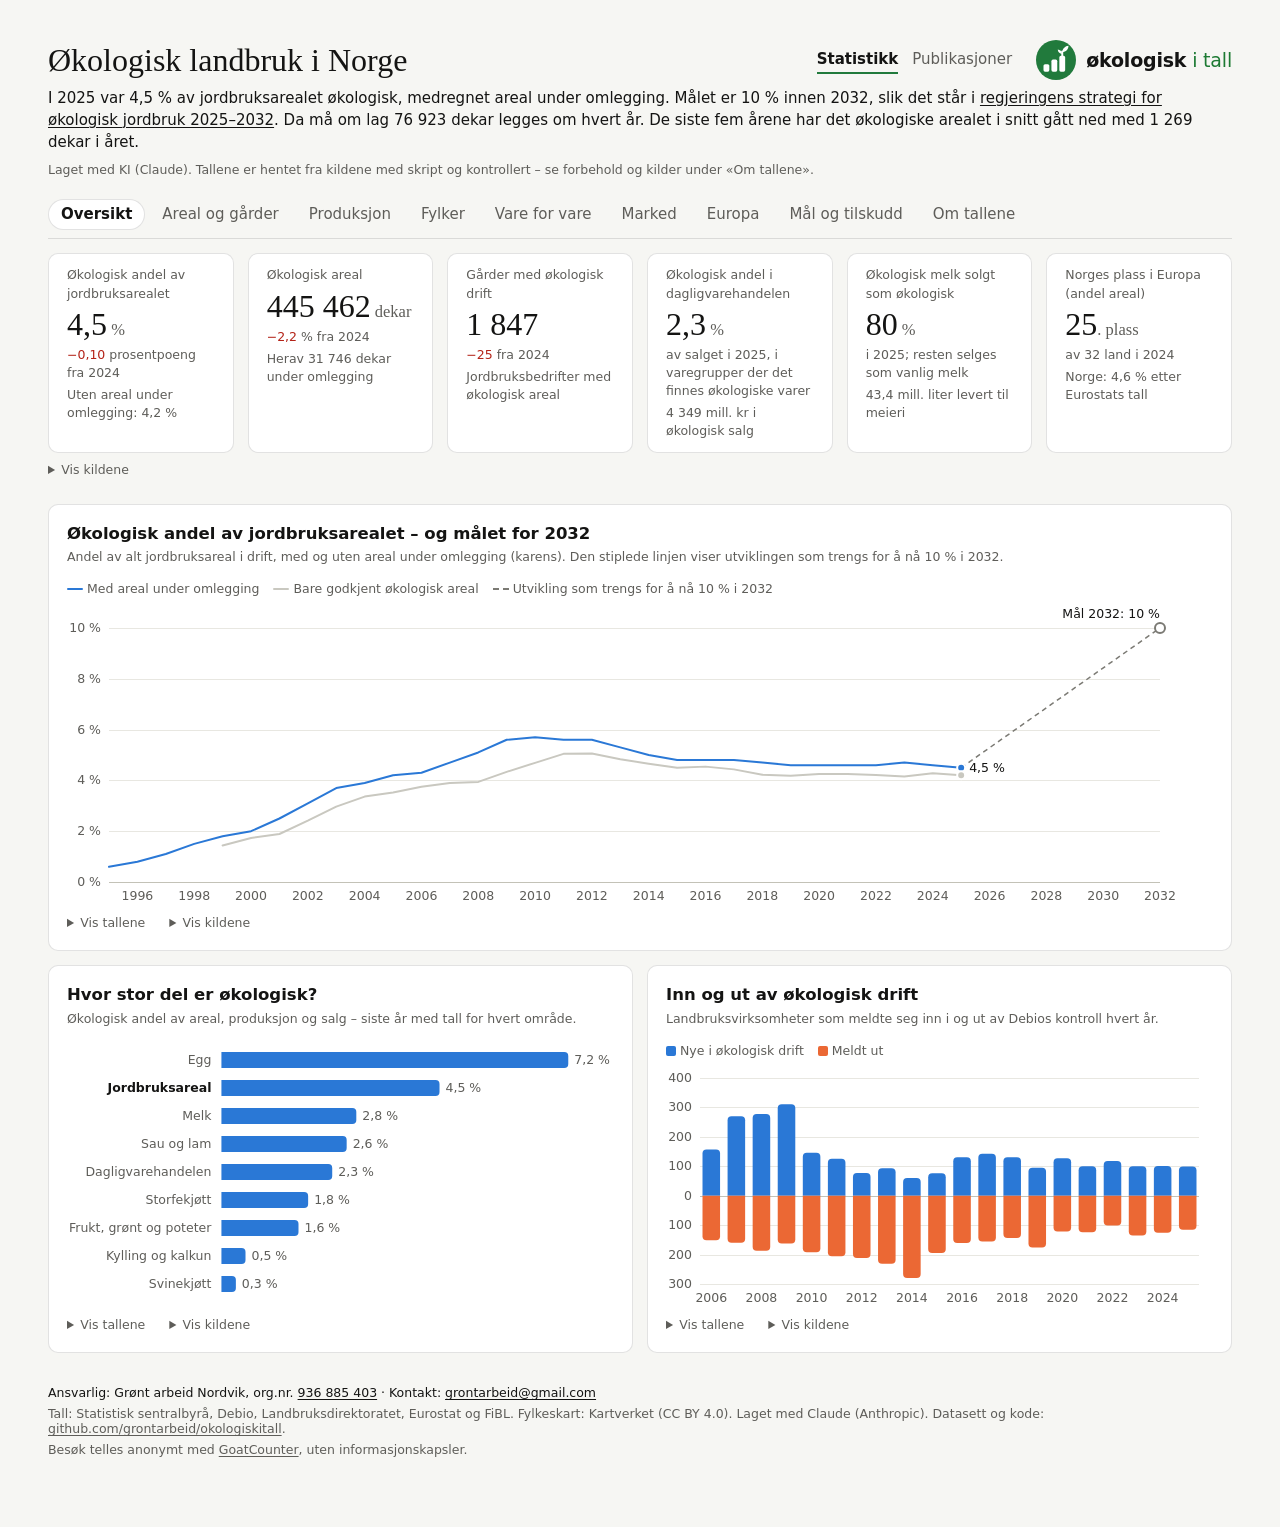
<file: dashbord/nettside/index.html>
<!doctype html>
<html lang="nb">
<head>
<meta charset="utf-8">
<meta name="viewport" content="width=device-width, initial-scale=1">
<title>Økologisk landbruk i Norge</title>
<meta name="description" content="Statistikk om økologisk landbruk i Norge: areal, gårder, produksjon, fylker, marked og Europa. Tall fra SSB, Debio, Landbruksdirektoratet, Eurostat og FiBL.">
<link rel="icon" href="logo.svg" type="image/svg+xml">
<link rel="stylesheet" href="tema.css">
<link rel="stylesheet" href="oko.css">
</head>
<body>
<main id="dash-root" class="oko-nettside">
<div class="oko" id="oko">
  <header class="oko-head" id="topp">
    <div class="oko-topp">
    <div class="oko-merkerad">
    <nav class="oko-hovedmeny" aria-label="Nettstedet">
      <a id="meny-statistikk" href="./" aria-current="page">Statistikk</a>
      <a href="publikasjoner/">Publikasjoner</a>
    </nav>
    <a class="oko-logo" id="logo" href="./" aria-label="Økologisk i tall – til oversikten">
      <svg class="oko-logo-merke" viewBox="0 0 48 48" width="40" height="40" aria-hidden="true" focusable="false">
        <circle class="oko-logo-bunn" cx="24" cy="24" r="24"/>
        <g class="oko-logo-figur">
          <rect x="9" y="29" width="7" height="9" rx="1.9"/>
          <rect x="18.5" y="23.5" width="7" height="14.5" rx="1.9"/>
          <rect x="28" y="19" width="7" height="19" rx="1.9"/>
          <g class="oko-logo-spire">
            <path class="oko-logo-stilk" d="M31.5 19.5 V13.6"/>
            <path d="M31.6 14.6 C31.9 10.2 34.9 7.4 39 7 C38.9 11.3 36 14.4 31.6 14.6 Z"/>
            <path d="M31.4 16.6 C31.1 13.6 28.9 11.6 26.1 11.4 C26.2 14.3 28.3 16.5 31.4 16.6 Z"/>
          </g>
        </g>
      </svg>
      <span class="oko-logo-ord"><span class="oko-logo-ord-1">økologisk</span> <span class="oko-logo-ord-2">i tall</span></span>
    </a>
    </div>
    <h1 class="oko-title" id="tittel">Økologisk landbruk i Norge</h1>
    </div>
    <p class="oko-lede" id="ingress">
      I <span class="oko-num" data-source="nokkeltall" data-field="aar" data-row="0" data-fmt="text">—</span>
      var <span class="oko-num" data-source="nokkeltall" data-field="andel" data-row="0" data-fmt="d1">—</span>&nbsp;%
      av jordbruksarealet økologisk, medregnet areal under omlegging. Målet er 10&nbsp;% innen 2032, slik det står i
      <a class="oko-lenke" href="https://www.regjeringen.no/no/dokumenter/nasjonal-strategi-for-okologisk-jordbruk-2025-2032/id3097100/" target="_blank" rel="noopener">regjeringens strategi for økologisk jordbruk 2025–2032</a>.
      Da må om lag <span class="oko-num" data-source="maal_2032" data-field="trengs_per_aar" data-row="0" data-fmt="int">—</span>
      dekar legges om hvert år. De siste fem årene har det økologiske arealet i snitt
      <span data-source="maal_2032" data-field="retning_siste_5_aar" data-row="0" data-fmt="text">—</span>
      med <span class="oko-num" data-source="maal_2032" data-field="snitt_siste_5_aar_abs" data-row="0" data-fmt="int">—</span> dekar i året.
    </p>
    <p class="oko-ai" id="ki-merknad">Laget med KI (Claude). Tallene er hentet fra kildene med skript og kontrollert – se forbehold og kilder under «Om tallene».</p>
  </header>

  <nav class="oko-tabs" role="tablist" aria-label="Deler av dashbordet" id="faner">
    <button class="oko-tab" role="tab" id="fane-oversikt" data-page="oversikt" aria-controls="oversikt" aria-selected="true">Oversikt</button>
    <button class="oko-tab" role="tab" id="fane-areal" data-page="areal" aria-controls="areal" aria-selected="false" tabindex="-1">Areal og gårder</button>
    <button class="oko-tab" role="tab" id="fane-produksjon" data-page="produksjon" aria-controls="produksjon" aria-selected="false" tabindex="-1">Produksjon</button>
    <button class="oko-tab" role="tab" id="fane-fylker" data-page="fylker" aria-controls="fylker" aria-selected="false" tabindex="-1">Fylker</button>
    <button class="oko-tab" role="tab" id="fane-varer" data-page="varer" aria-controls="varer" aria-selected="false" tabindex="-1">Vare for vare</button>
    <button class="oko-tab" role="tab" id="fane-marked" data-page="marked" aria-controls="marked" aria-selected="false" tabindex="-1">Marked</button>
    <button class="oko-tab" role="tab" id="fane-europa" data-page="europa" aria-controls="europa" aria-selected="false" tabindex="-1">Europa</button>
    <button class="oko-tab" role="tab" id="fane-maal" data-page="maal" aria-controls="maal" aria-selected="false" tabindex="-1">Mål og tilskudd</button>
    <button class="oko-tab" role="tab" id="fane-om" data-page="om" aria-controls="om" aria-selected="false" tabindex="-1">Om tallene</button>
  </nav>

  <!-- ================================================================ OVERSIKT -->
  <section class="oko-page" id="oversikt" role="tabpanel" aria-labelledby="fane-oversikt">
    <div class="oko-kpis" id="nokkeltall">
      <div class="oko-kpi" id="kpi-andel">
        <div class="oko-kpi-label">Økologisk andel av jordbruksarealet</div>
        <div class="oko-kpi-value"><span data-source="nokkeltall" data-field="andel" data-row="0" data-fmt="d1">—</span><span class="oko-kpi-unit">&nbsp;%</span></div>
        <div class="oko-kpi-delta"><span data-source="nokkeltall" data-field="andel_endring_pp" data-row="0" data-fmt="d2+" data-good="up">—</span> prosentpoeng fra <span data-source="nokkeltall" data-field="forrige_aar" data-row="0" data-fmt="text">—</span></div>
        <div class="oko-kpi-sub">Uten areal under omlegging: <span data-source="nokkeltall" data-field="andel_godkjent" data-row="0" data-fmt="d1">—</span>&nbsp;%</div>
      </div>
      <div class="oko-kpi" id="kpi-areal">
        <div class="oko-kpi-label">Økologisk areal</div>
        <div class="oko-kpi-value"><span data-source="nokkeltall" data-field="areal" data-row="0" data-fmt="int">—</span><span class="oko-kpi-unit"> dekar</span></div>
        <div class="oko-kpi-delta"><span data-source="nokkeltall" data-field="areal_endring_prosent" data-row="0" data-fmt="d1+" data-good="up">—</span>&nbsp;% fra <span data-source="nokkeltall" data-field="forrige_aar" data-row="0" data-fmt="text">—</span></div>
        <div class="oko-kpi-sub">Herav <span data-source="nokkeltall" data-field="karens" data-row="0" data-fmt="int">—</span> dekar under omlegging</div>
      </div>
      <div class="oko-kpi" id="kpi-gaarder">
        <div class="oko-kpi-label">Gårder med økologisk drift</div>
        <div class="oko-kpi-value"><span data-source="nokkeltall" data-field="gaarder" data-row="0" data-fmt="int">—</span></div>
        <div class="oko-kpi-delta"><span data-source="nokkeltall" data-field="gaarder_endring" data-row="0" data-fmt="int+" data-good="up">—</span> fra <span data-source="nokkeltall" data-field="forrige_aar" data-row="0" data-fmt="text">—</span></div>
        <div class="oko-kpi-sub">Jordbruksbedrifter med økologisk areal</div>
      </div>
      <div class="oko-kpi" id="kpi-dagligvare">
        <div class="oko-kpi-label">Økologisk andel i dagligvarehandelen</div>
        <div class="oko-kpi-value"><span data-source="ldir_dagligvare" data-field="andel_prosent" data-latest="aar" data-fmt="d1">—</span><span class="oko-kpi-unit">&nbsp;%</span></div>
        <div class="oko-kpi-delta">av salget i <span data-source="ldir_dagligvare" data-field="aar" data-latest="aar" data-latest-of="andel_prosent" data-fmt="text">—</span>, i varegrupper der det finnes økologiske varer</div>
        <div class="oko-kpi-sub"><span data-source="ldir_dagligvare" data-field="omsetning_mill_kr" data-latest="aar" data-fmt="int">—</span> mill. kr i økologisk salg</div>
      </div>
      <div class="oko-kpi" id="kpi-melk">
        <div class="oko-kpi-label">Økologisk melk solgt som økologisk</div>
        <div class="oko-kpi-value"><span data-source="ldir_anvendelse" data-field="prosent" data-filter="vare=Melk" data-latest="aar" data-fmt="int">—</span><span class="oko-kpi-unit">&nbsp;%</span></div>
        <div class="oko-kpi-delta">i <span data-source="ldir_anvendelse" data-field="aar" data-filter="vare=Melk" data-latest="aar" data-latest-of="prosent" data-fmt="text">—</span>; resten selges som vanlig melk</div>
        <div class="oko-kpi-sub"><span data-source="ldir_melk" data-field="levert_mill_liter" data-latest="aar" data-fmt="d1">—</span> mill. liter levert til meieri</div>
      </div>
      <div class="oko-kpi" id="kpi-europa">
        <div class="oko-kpi-label">Norges plass i Europa (andel areal)</div>
        <div class="oko-kpi-value"><span data-source="europa_plass" data-field="plass" data-row="0" data-fmt="int">—</span><span class="oko-kpi-unit">. plass</span></div>
        <div class="oko-kpi-delta">av <span data-source="europa_plass" data-field="antall_land" data-row="0" data-fmt="int">—</span> land i <span data-source="europa_plass" data-field="aar" data-row="0" data-fmt="text">—</span></div>
        <div class="oko-kpi-sub">Norge: <span data-source="europa_plass" data-field="andel_prosent" data-row="0" data-fmt="d1">—</span>&nbsp;% etter Eurostats tall</div>
      </div>
    </div>
    <div class="oko-fot oko-fot-kpi"><details class="oko-kildeliste" id="kilder-nokkeltall"><summary>Vis kildene</summary><div class="oko-kildeboks" data-kilder="ssb_oko ssb_jord ldir eurostat"><p class="oko-beregning">Andel, areal og gårder: tabell 12661 og 04496 hos SSB; andelen er økologisk areal delt på jordbruksareal i drift, og endringen er sammenlignet med året før. Dagligvare og melk: siste rapport fra Landbruksdirektoratet. Europa: Eurostats org_cropar, Norges plass blant landene med tall for siste år.</p></div></details></div>

    <div class="oko-grid">
      <article class="oko-card oko-wide" id="kort-andel">
        <h3 class="oko-card-title">Økologisk andel av jordbruksarealet – og målet for 2032</h3>
        <p class="oko-card-note">Andel av alt jordbruksareal i drift, med og uten areal under omlegging (karens). Den stiplede linjen viser utviklingen som trengs for å nå 10&nbsp;% i 2032.</p>
        <div class="oko-chart dash-skeleton" id="graf-andel" data-source="ssb_areal andel_beregnet" style="min-height: 300px"></div>
        <div class="oko-fot"><details class="oko-tabell"><summary>Vis tallene</summary><div class="oko-tabell-boks" id="tabell-andel"></div></details><details class="oko-kildeliste" id="kilder-andel"><summary>Vis kildene</summary><div class="oko-kildeboks" data-kilder="ssb_oko ssb_jord strategi"><p class="oko-beregning">Andelen med areal under omlegging er SSBs egen (tabell 12661). Andelen bare for godkjent areal er regnet ut her: godkjent økologisk areal (12661) delt på jordbruksareal i drift (04496). Den stiplede linjen går rett fra siste år til målet om 10 % i 2032.</p></div></details></div>
      </article>
      <article class="oko-card" id="kort-andeler">
        <h3 class="oko-card-title">Hvor stor del er økologisk?</h3>
        <p class="oko-card-note">Økologisk andel av areal, produksjon og salg – siste år med tall for hvert område.</p>
        <div class="oko-chart dash-skeleton" id="graf-andeler" data-source="andeler_siste" style="min-height: 260px"></div>
        <div class="oko-fot"><details class="oko-tabell"><summary>Vis tallene</summary><div class="oko-tabell-boks" id="tabell-andeler"></div></details><details class="oko-kildeliste" id="kilder-andeler"><summary>Vis kildene</summary><div class="oko-kildeboks" data-kilder="ssb_oko ssb_jord ldir"><p class="oko-beregning">Jordbruksareal: økologisk areal med karens (12661) delt på jordbruksareal i drift (04496). Melk, egg, kjøtt, frukt og grønt og dagligvare: andelene slik Landbruksdirektoratet oppgir dem i siste rapport. Frukt og grønt gjelder norskprodusert frukt, grønnsaker og poteter omsatt fra grossist. Side i rapporten står under «Vis tallene» på fanene Vare for vare og Marked.</p></div></details></div>
      </article>
      <article class="oko-card" id="kort-innut">
        <h3 class="oko-card-title">Inn og ut av økologisk drift</h3>
        <p class="oko-card-note">Landbruksvirksomheter som meldte seg inn i og ut av Debios kontroll hvert år.</p>
        <div class="oko-chart dash-skeleton" id="graf-innut" data-source="debio_innut" style="min-height: 260px"></div>
        <div class="oko-fot"><details class="oko-tabell"><summary>Vis tallene</summary><div class="oko-tabell-boks" id="tabell-innut"></div></details><details class="oko-kildeliste" id="kilder-innut"><summary>Vis kildene</summary><div class="oko-kildeboks" data-kilder="debio"><p class="oko-beregning">Nye og utmeldte landbruksvirksomheter fra Debios regneark over antall virksomheter i landbruket.</p></div></details></div>
      </article>
    </div>
  </section>

  <!-- ================================================================ AREAL OG GÅRDER -->
  <section class="oko-page" id="areal" role="tabpanel" aria-labelledby="fane-areal" hidden>
    <div class="oko-grid">
      <article class="oko-card oko-wide" id="kort-arealtype">
        <h3 class="oko-card-title">Økologisk areal: godkjent og under omlegging</h3>
        <p class="oko-card-note">Dekar. Areal under omlegging (karens) blir godkjent økologisk etter omleggingstiden, vanligvis to år, så karensarealet viser hvor mye som er på vei inn.</p>
        <div class="oko-chart dash-skeleton" id="graf-arealtype" data-source="ssb_areal" style="min-height: 280px"></div>
        <div class="oko-fot"><details class="oko-tabell"><summary>Vis tallene</summary><div class="oko-tabell-boks" id="tabell-arealtype"></div></details><details class="oko-kildeliste" id="kilder-arealtype"><summary>Vis kildene</summary><div class="oko-kildeboks" data-kilder="ssb_oko"><p class="oko-beregning">Godkjent økologisk areal og areal under omlegging (karens) i tabell 12661, hele landet.</p></div></details></div>
      </article>
      <article class="oko-card" id="kort-gaarder">
        <h3 class="oko-card-title">Gårder med økologisk drift</h3>
        <p class="oko-card-note">Antall jordbruksbedrifter med økologisk areal.</p>
        <div class="oko-chart dash-skeleton" id="graf-gaarder" data-source="ssb_areal" style="min-height: 240px"></div>
        <div class="oko-fot"><details class="oko-kildeliste" id="kilder-gaarder"><summary>Vis kildene</summary><div class="oko-kildeboks" data-kilder="ssb_oko"><p class="oko-beregning">Jordbruksbedrifter med økologisk drift i tabell 12661, hele landet.</p></div></details></div>
      </article>
      <article class="oko-card" id="kort-pergard">
        <h3 class="oko-card-title">Økologisk areal per gård</h3>
        <p class="oko-card-note">Dekar økologisk areal (med karens) i snitt per gård med økologisk drift.</p>
        <div class="oko-chart dash-skeleton" id="graf-pergard" data-source="snitt_per_gard" style="min-height: 240px"></div>
        <div class="oko-fot"><details class="oko-tabell"><summary>Vis tallene</summary><div class="oko-tabell-boks" id="tabell-pergard"></div></details><details class="oko-kildeliste" id="kilder-pergard"><summary>Vis kildene</summary><div class="oko-kildeboks" data-kilder="ssb_oko"><p class="oko-beregning">Regnet ut her: økologisk areal med karens delt på antall gårder med økologisk drift, begge fra tabell 12661.</p></div></details></div>
      </article>
    </div>
  </section>

  <!-- ================================================================ PRODUKSJON -->
  <section class="oko-page" id="produksjon" role="tabpanel" aria-labelledby="fane-produksjon" hidden>
    <div class="oko-grid">
      <article class="oko-card" id="kort-bruk">
        <h3 class="oko-card-title">Hva det økologiske arealet brukes til</h3>
        <p class="oko-card-note">Godkjent økologisk areal etter bruk, siste år (dekar, uten karens).</p>
        <div class="oko-chart dash-skeleton" id="graf-bruk" data-source="ssb_bruk" style="min-height: 280px"></div>
        <div class="oko-fot"><details class="oko-tabell"><summary>Vis tallene</summary><div class="oko-tabell-boks" id="tabell-bruk"></div></details><details class="oko-kildeliste" id="kilder-bruk"><summary>Vis kildene</summary><div class="oko-kildeboks" data-kilder="ssb_oko"><p class="oko-beregning">Godkjent økologisk areal etter vekst i tabell 12662 (uten areal under omlegging).</p></div></details></div>
      </article>
      <article class="oko-card" id="kort-bruk-utvikling">
        <h3 class="oko-card-title">Utvikling per vekstgruppe</h3>
        <p class="oko-card-note">Godkjent økologisk areal (dekar). Hver figur har sin egen skala.</p>
        <div class="oko-chart dash-skeleton" id="graf-bruk-utvikling" data-source="ssb_bruk" style="min-height: 280px"></div>
        <div class="oko-fot"><details class="oko-kildeliste" id="kilder-bruk-utvikling"><summary>Vis kildene</summary><div class="oko-kildeboks" data-kilder="ssb_oko"><p class="oko-beregning">Tabell 12662. Gruppene er summer av SSBs kategorier: eng og beite = fulldyrka eng + overflatedyrka eng + innmarksbeite; grønnsaker, potet, frukt og bær = potet + grønnsaker og urter + frukt + bær; grønngjødsling og andre vekster = grønngjødsling + andre vekster.</p></div></details></div>
      </article>
      <article class="oko-card oko-wide" id="kort-husdyr">
        <h3 class="oko-card-title">Økologiske husdyr</h3>
        <p class="oko-card-note">Antall dyr. Hver figur har sin egen skala.</p>
        <div class="oko-chart dash-skeleton" id="graf-husdyr" data-source="ssb_husdyr" style="min-height: 140px"></div>
        <div class="oko-fot"><details class="oko-tabell"><summary>Vis tallene</summary><div class="oko-tabell-boks" id="tabell-husdyr"></div></details><details class="oko-kildeliste" id="kilder-husdyr"><summary>Vis kildene</summary><div class="oko-kildeboks" data-kilder="ssb_oko"><p class="oko-beregning">Økologiske husdyr i tabell 12663.</p></div></details></div>
      </article>
      <article class="oko-card oko-wide" id="kort-vekster">
        <h3 class="oko-card-title">Åkervekster, grønnsaker, frukt og bær</h3>
        <p class="oko-card-note">Areal per vekst hos Debio-godkjente gårder, siste år (dekar, med karens). Eng, beite og grønnfôr er holdt utenfor.</p>
        <div class="oko-chart dash-skeleton" id="graf-vekster" data-source="debio_vekster" style="min-height: 420px"></div>
        <div class="oko-fot"><details class="oko-tabell"><summary>Vis tallene</summary><div class="oko-tabell-boks" id="tabell-vekster"></div></details><details class="oko-kildeliste" id="kilder-vekster"><summary>Vis kildene</summary><div class="oko-kildeboks" data-kilder="debio"><p class="oko-beregning">Debios regneark over planteproduksjon for hele landet. Økologisk areal og areal under omlegging er lagt sammen og avrundet til hele dekar. Eng, beite og grønnfôr er holdt utenfor figuren, men står i tabellen.</p></div></details></div>
      </article>
    </div>
  </section>

  <!-- ================================================================ FYLKER -->
  <section class="oko-page" id="fylker" role="tabpanel" aria-labelledby="fane-fylker" hidden>
    <div class="oko-valgrad">
      <div class="oko-seg" role="group" aria-label="Vis fylkene etter" id="fylke-valg">
        <button type="button" data-maal="andel" aria-pressed="true">Andel av jordbruksarealet</button>
        <button type="button" data-maal="areal" aria-pressed="false">Økologisk areal</button>
        <button type="button" data-maal="gaarder" aria-pressed="false">Gårder</button>
      </div>
      <div class="oko-seg" role="group" aria-label="Areal under omlegging (karens)" id="karens-valg">
        <button type="button" data-karens="med" aria-pressed="true" title="Med areal under omlegging, slik SSB regner andelen">Med karens</button>
        <button type="button" data-karens="uten" aria-pressed="false" title="Bare areal som er godkjent økologisk">Uten karens</button>
      </div>
    </div>
    <div class="oko-grid">
      <article class="oko-card" id="kort-kart">
        <h3 class="oko-card-title" id="kart-tittel">Fylkene på kart</h3>
        <p class="oko-card-note">Mørkere farge betyr høyere verdi. <span id="fylker-karens-note">Andel og areal er medregnet areal under omlegging (karens), slik SSB regner dem.</span> Oslo og Akershus er slått sammen fordi SSB publiserer dem samlet.</p>
        <div class="oko-chart dash-skeleton" id="graf-kart" data-source="fylkeskart ssb_fylker" style="min-height: 460px"></div>
        <div class="oko-fot"><details class="oko-kildeliste" id="kilder-kart"><summary>Vis kildene</summary><div class="oko-kildeboks" data-kilder="ssb_oko ssb_jord kart"><p class="oko-beregning">Tabell 12661 per fylke, siste år. Med karens er andelen SSBs egen. Uten karens er den regnet ut her: godkjent økologisk areal (12661) delt på jordbruksareal i drift (04496). SSB publiserer Oslo og Akershus samlet, så de to fylkene er slått sammen på kartet.</p></div></details></div>
      </article>
      <article class="oko-card" id="kort-fylker">
        <h3 class="oko-card-title" id="fylker-tittel">Fylkene rangert</h3>
        <p class="oko-card-note" id="fylker-note">Siste år. Den stiplede linjen er landsgjennomsnittet.</p>
        <div class="oko-chart dash-skeleton" id="graf-fylker" data-source="ssb_fylker ssb_areal andel_beregnet" style="min-height: 400px"></div>
        <div class="oko-fot"><details class="oko-tabell"><summary>Vis tallene</summary><div class="oko-tabell-boks" id="tabell-fylker"></div></details><details class="oko-kildeliste" id="kilder-fylker"><summary>Vis kildene</summary><div class="oko-kildeboks" data-kilder="ssb_oko ssb_jord"><p class="oko-beregning">Tabell 12661 per fylke, siste år. Med karens er andelene og landsgjennomsnittet SSBs egne. Uten karens er de regnet ut her: godkjent økologisk areal delt på jordbruksareal i drift (04496), for fylkene og for hele landet. SSB regner andelen med jordbruksarealet slik det var da tallene ble publisert, så den kan avvike med 0,1 prosentpoeng fra en andel regnet med de endelige tallene.</p></div></details></div>
      </article>
      <article class="oko-card oko-wide" id="kort-fylker-endring">
        <h3 class="oko-card-title">Endring siste år per fylke</h3>
        <p class="oko-card-note" id="fylker-endring-note"><span id="fylker-endring-maal">Valgt mål</span>: endring fra <span data-source="fylker_endring" data-field="forrige_aar" data-row="0" data-fmt="text">—</span> til <span data-source="fylker_endring" data-field="aar" data-row="0" data-fmt="text">—</span>, i <span id="fylker-endring-enhet">valgt enhet</span>.</p>
        <div class="oko-chart dash-skeleton" id="graf-fylker-endring" data-source="fylker_endring" style="min-height: 400px"></div>
        <div class="oko-fot"><details class="oko-kildeliste" id="kilder-fylker-endring"><summary>Vis kildene</summary><div class="oko-kildeboks" data-kilder="ssb_oko ssb_jord"><p class="oko-beregning">Regnet ut her: siste år minus året før i tabell 12661, per fylke. Med karens er endringen i andel regnet av SSBs avrundede andeler (én desimal). Uten karens er den regnet av uavrundede andeler (godkjent økologisk areal delt på jordbruksareal i drift, tabell 04496).</p></div></details></div>
      </article>
    </div>
  </section>

  <!-- ================================================================ VARE FOR VARE -->
  <section class="oko-page" id="varer" role="tabpanel" aria-labelledby="fane-varer" hidden>
    <div class="oko-grid">
      <article class="oko-card" id="kort-melk">
        <h3 class="oko-card-title">Økologisk melk</h3>
        <p class="oko-card-note">Millioner liter økologisk kumelk levert til meieri, og hvor mye som ble solgt videre som økologisk. Resten selges som vanlig melk.</p>
        <div class="oko-chart dash-skeleton" id="graf-melk" data-source="ldir_melk" style="min-height: 260px"></div>
        <div class="oko-fot"><details class="oko-tabell"><summary>Vis tallene</summary><div class="oko-tabell-boks" id="tabell-melk"></div></details><details class="oko-kildeliste" id="kilder-melk"><summary>Vis kildene</summary><div class="oko-kildeboks" data-kilder="ldir slf2012"><p class="oko-beregning">Økologisk melk levert til Tine Råvare (fra 2023 Norsk Melkeråvare), og hvor mye som ble solgt videre som økologisk. Det fargede feltet er differansen, regnet ut her. Rapport, tabell og side for hvert tall står under «Vis tallene».</p></div></details></div>
      </article>
      <article class="oko-card" id="kort-anvendelse">
        <h3 class="oko-card-title">Andel solgt som økologisk</h3>
        <p class="oko-card-note">Prosent av den økologiske produksjonen som ble solgt med økologisk merke. Lave tall betyr at mye økologisk vare selges som vanlig vare.</p>
        <div class="oko-chart dash-skeleton" id="graf-anvendelse" data-source="ldir_anvendelse" style="min-height: 260px"></div>
        <div class="oko-fot"><details class="oko-tabell"><summary>Vis tallene</summary><div class="oko-tabell-boks" id="tabell-anvendelse"></div></details><details class="oko-kildeliste" id="kilder-anvendelse"><summary>Vis kildene</summary><div class="oko-kildeboks" data-kilder="ldir slf2012"><p class="oko-beregning">Andelen av produksjonen som ble solgt som økologisk («anvendelsesgrad»), slik rapportene oppgir den. Rapport, tabell og side for hvert tall står under «Vis tallene».</p></div></details></div>
      </article>
      <article class="oko-card" id="kort-egg">
        <h3 class="oko-card-title">Økologiske egg</h3>
        <p class="oko-card-note">Tonn levert til eggpakkeri. Tomme år mangler tall.</p>
        <div class="oko-chart dash-skeleton" id="graf-egg" data-source="ldir_egg" style="min-height: 240px"></div>
        <div class="oko-fot"><details class="oko-tabell"><summary>Vis tallene</summary><div class="oko-tabell-boks" id="tabell-egg"></div></details><details class="oko-kildeliste" id="kilder-egg"><summary>Vis kildene</summary><div class="oko-kildeboks" data-kilder="ldir slf2012"><p class="oko-beregning">Økologiske egg levert til eggpakkeri. Rapport, tabell og side for hvert tall står under «Vis tallene».</p></div></details></div>
      </article>
      <article class="oko-card" id="kort-kjott">
        <h3 class="oko-card-title">Økologisk kjøtt</h3>
        <p class="oko-card-note">Tonn innveid økologisk slakt per dyreslag. Brudd i linjene betyr år uten tall.</p>
        <div class="oko-chart dash-skeleton" id="graf-kjott" data-source="ldir_kjott" style="min-height: 260px"></div>
        <div class="oko-fot"><details class="oko-tabell"><summary>Vis tallene</summary><div class="oko-tabell-boks" id="tabell-kjott"></div></details><details class="oko-kildeliste" id="kilder-kjott"><summary>Vis kildene</summary><div class="oko-kildeboks" data-kilder="ldir slf2012"><p class="oko-beregning">Innveid økologisk slakt per dyreslag. Rapport, tabell og side for hvert tall står under «Vis tallene».</p></div></details></div>
      </article>
      <article class="oko-card oko-wide" id="kort-korn">
        <h3 class="oko-card-title">Økologisk korn levert</h3>
        <p class="oko-card-note">Tonn korn, erter, oljefrø og åkerbønner per sesong (juli–juni). De fleste tallene er anslag gjort i februar, før sesongen var over, og blir ofte justert mye i neste års rapport – les dem som omtrentlige nivåer.</p>
        <div class="oko-chart dash-skeleton" id="graf-korn" data-source="ldir_korn" style="min-height: 240px"></div>
        <div class="oko-fot"><details class="oko-tabell"><summary>Vis tallene</summary><div class="oko-tabell-boks" id="tabell-korn"></div></details><details class="oko-kildeliste" id="kilder-korn"><summary>Vis kildene</summary><div class="oko-kildeboks" data-kilder="ldir slf2012"><p class="oko-beregning">Levert økologisk korn per sesong, slik hver rapport anslo det. Rapport, tabell og side står under «Vis tallene».</p></div></details></div>
      </article>
      <article class="oko-card" id="kort-gront-andel">
        <h3 class="oko-card-title">Frukt, grønt og poteter: økologisk andel</h3>
        <p class="oko-card-note">Prosent av omsetningen av norskprodusert frukt, grønnsaker og poteter fra grossist, slik Landbruksdirektoratet oppgir den for hvert år. Direktesalg og økologisk vare som selges som vanlig vare, er ikke med.</p>
        <div class="oko-chart dash-skeleton" id="graf-gront-andel" data-source="ldir_gront_andel" style="min-height: 240px"></div>
        <div class="oko-fot"><details class="oko-tabell"><summary>Vis tallene</summary><div class="oko-tabell-boks" id="tabell-gront-andel"></div></details><details class="oko-kildeliste" id="kilder-gront-andel"><summary>Vis kildene</summary><div class="oko-kildeboks" data-kilder="ldir"><p class="oko-beregning">Andelen økologisk av all omsetning av norskprodusert frukt, grønt og poteter i grossistleddet, slik rapporten for hvert år oppgir den i kapittelet om poteter, grønnsaker og frukt. Tallene for 2018–2020 er fra rapporten for 2021, som oppgir 2,6 % for hvert av de tre årene. Neste års rapport bruker noen ganger et justert tall for året før: rapporten for 2025 skriver at andelen gikk ned 0,1 prosentpoeng fra 2024, mens rapporten for 2024 oppga 1,5 %. Rapport og side for hvert tall står under «Vis tallene».</p></div></details></div>
      </article>
      <article class="oko-card" id="kort-gront-pris">
        <h3 class="oko-card-title">Hvor mye mer får produsenten for økologisk?</h3>
        <p class="oko-card-note">Pris til produsent for økologisk vare, i prosent over prisen for konvensjonell vare, siste år. Streken viser året før.</p>
        <div class="oko-chart dash-skeleton" id="graf-gront-pris" data-source="ldir_gront_pris" style="min-height: 270px"></div>
        <div class="oko-fot"><details class="oko-tabell"><summary>Vis tallene</summary><div class="oko-tabell-boks" id="tabell-gront-pris"></div></details><details class="oko-kildeliste" id="kilder-gront-pris"><summary>Vis kildene</summary><div class="oko-kildeboks" data-kilder="ldir"><p class="oko-beregning">Pristabellene i kapittelet om poteter, grønnsaker og frukt i rapportene for de to siste årene: grossistenes gjennomsnittlige oppgjørspris til norske produsenter for økologisk og konvensjonell vare. Prosenten er regnet ut her: økologisk pris minus konvensjonell pris, delt på konvensjonell pris. Prisene gjelder ulike enheter (kilo, stykk eller pakke), se «Vis tallene». Urter mangler i figuren fordi rapporten for 2025 ikke har noen pristabell for urter; ifølge teksten var økologiske urter fortsatt billigere enn konvensjonelle.</p></div></details></div>
      </article>
      <article class="oko-card" id="kort-gront-varer">
        <h3 class="oko-card-title">Økologisk andel per vare</h3>
        <p class="oko-card-note">Norskprodusert frukt, grønnsaker og poteter omsatt fra grossist, siste år. Prosent av all omsetning av varen. Streken viser året før.</p>
        <div class="oko-chart dash-skeleton" id="graf-gront-varer" data-source="ldir_gront_varer" style="min-height: 560px"></div>
        <div class="oko-fot"><details class="oko-tabell"><summary>Vis tallene</summary><div class="oko-tabell-boks" id="tabell-gront-varer"></div></details><details class="oko-kildeliste" id="kilder-gront-varer"><summary>Vis kildene</summary><div class="oko-kildeboks" data-kilder="ldir"><p class="oko-beregning">Vedleggene i rapportene: all omsetning og økologisk omsetning (tonn) og økologisk andel per vare på engrosnivå. For epler og plommer er tallene for noen år fra Fruktlagerinspektøren (se merknaden under «Vis tallene»). Cherrytomatene sammenlignes ikke med året før, fordi rapporten for 2025 rettet en feil i omregningen til tonn, også for tidligere år. Rapport, tabell og side står under «Vis tallene».</p></div></details></div>
      </article>
      <article class="oko-card" id="kort-gront-utvikling">
        <h3 class="oko-card-title">Økologisk omsetning av de største varene</h3>
        <p class="oko-card-note">Tonn norskprodusert økologisk vare omsatt fra grossist per år. Rapporten for 2023 har ikke tall per vare, så 2023 mangler. Hver figur har sin egen skala.</p>
        <div class="oko-chart dash-skeleton" id="graf-gront-utvikling" data-source="ldir_gront_varer" style="min-height: 480px"></div>
        <div class="oko-fot"><details class="oko-tabell"><summary>Vis tallene</summary><div class="oko-tabell-boks" id="tabell-gront-utvikling"></div></details><details class="oko-kildeliste" id="kilder-gront-utvikling"><summary>Vis kildene</summary><div class="oko-kildeboks" data-kilder="ldir"><p class="oko-beregning">De åtte varene med mest økologisk omsetning siste år. Tonn per vare og år fra vedleggene i rapportene, og fra tabellene over omsetning per vare i rapportene for 2017–2019. Når flere rapporter har tall for samme år, brukes den nyeste. Rapport, tabell og side står under «Vis tallene».</p></div></details></div>
      </article>
    </div>
  </section>

  <!-- ================================================================ MARKED -->
  <section class="oko-page" id="marked" role="tabpanel" aria-labelledby="fane-marked" hidden>
    <div class="oko-grid">
      <article class="oko-card oko-wide" id="kort-dagligvare">
        <h3 class="oko-card-title">Økologisk salg i dagligvarehandelen</h3>
        <p class="oko-card-note">Millioner kroner (løpende priser). Fargene viser datagrunnlaget, som er byttet to ganger – nivåene er ikke direkte sammenlignbare på tvers.</p>
        <div class="oko-chart dash-skeleton" id="graf-dagligvare" data-source="ldir_dagligvare" style="min-height: 260px"></div>
        <div class="oko-fot"><details class="oko-tabell"><summary>Vis tallene</summary><div class="oko-tabell-boks" id="tabell-dagligvare"></div></details><details class="oko-kildeliste" id="kilder-dagligvare"><summary>Vis kildene</summary><div class="oko-kildeboks" data-kilder="ldir slf2012"><p class="oko-beregning">Omsetning av økologiske varer i dagligvarehandelen. For 2019 brukes Landbruksdirektoratets anslag på samme grunnlag som 2020–2021 (rapporten for 2022). Rapport, tabell og side for hvert tall står under «Vis tallene».</p></div></details></div>
      </article>
      <article class="oko-card" id="kort-kanaler-siste">
        <h3 class="oko-card-title">Hvor økologisk mat selges</h3>
        <p class="oko-card-note">Omsetning av økologiske varer per salgskanal, siste år (mill. kr).</p>
        <div class="oko-chart dash-skeleton" id="graf-kanaler-siste" data-source="ldir_dagligvare ldir_kanaler" style="min-height: 180px"></div>
        <div class="oko-fot"><details class="oko-kildeliste" id="kilder-kanaler-siste"><summary>Vis kildene</summary><div class="oko-kildeboks" data-kilder="ldir"><p class="oko-beregning">Tabellen over salgskanaler utenom dagligvare og dagligvaretallet i siste rapport. For Vinmonopolet brukes rapporten for 2024, fordi rapporten for 2025 gjentar fjorårets tall.</p></div></details></div>
      </article>
      <article class="oko-card" id="kort-varegrupper">
        <h3 class="oko-card-title">Økologisk andel per varegruppe</h3>
        <p class="oko-card-note">Andel av omsetningen i dagligvarehandelen, siste år, regnet av varegrupper der det finnes økologiske varer.</p>
        <div class="oko-chart dash-skeleton" id="graf-varegrupper" data-source="ldir_varegrupper" style="min-height: 370px"></div>
        <div class="oko-fot"><details class="oko-tabell"><summary>Vis tallene</summary><div class="oko-tabell-boks" id="tabell-varegrupper"></div></details><details class="oko-kildeliste" id="kilder-varegrupper"><summary>Vis kildene</summary><div class="oko-kildeboks" data-kilder="ldir"><p class="oko-beregning">Tabellen over økologisk omsetning og andel per varegruppe i siste rapport. Side i rapporten står under «Vis tallene».</p></div></details></div>
      </article>
      <article class="oko-card oko-wide" id="kort-kanaler">
        <h3 class="oko-card-title">Salgskanaler utenom dagligvare over tid</h3>
        <p class="oko-card-note">Millioner kroner. Hver figur har sin egen skala.</p>
        <div class="oko-chart dash-skeleton" id="graf-kanaler" data-source="ldir_kanaler" style="min-height: 140px"></div>
        <div class="oko-fot"><details class="oko-tabell"><summary>Vis tallene</summary><div class="oko-tabell-boks" id="tabell-kanaler"></div></details><details class="oko-kildeliste" id="kilder-kanaler"><summary>Vis kildene</summary><div class="oko-kildeboks" data-kilder="ldir slf2012"><p class="oko-beregning">Tabellene over salgskanaler utenom dagligvare i hver rapport. Rapport, tabell og side for hvert tall står under «Vis tallene».</p></div></details></div>
      </article>
      <article class="oko-card oko-wide oko-prose" id="kort-ikke-fanget">
        <h3>Det statistikken ikke fanger</h3>
        <p>Tallene over dekker dagligvarehandelen og noen utvalgte kanaler. Mye økologisk mat selges utenom disse, og er ikke med:</p>
        <ul>
          <li>Direktesalg fra gården: gårdsbutikker, REKO-ringer, abonnement og andelslandbruk.</li>
          <li>Restauranter, kantiner og offentlige kjøkken utover det som går gjennom grossistene.</li>
          <li>Netthandel utenfor de store dagligvarekjedene, og eksport.</li>
          <li>Økologiske råvarer som selges som vanlig vare – se «Andel solgt som økologisk» under Vare for vare.</li>
        </ul>
      </article>
    </div>
  </section>

  <!-- ================================================================ EUROPA -->
  <section class="oko-page" id="europa" role="tabpanel" aria-labelledby="fane-europa" hidden>
    <div class="oko-grid">
      <article class="oko-card" id="kort-europa">
        <h3 class="oko-card-title">Økologisk andel av jordbruksarealet i Europa</h3>
        <p class="oko-card-note">Prosent, siste år Eurostat har tall for de fleste land. Land uten tall dette året er ikke med.</p>
        <div class="oko-chart dash-skeleton" id="graf-europa" data-source="eurostat_europa" style="min-height: 720px"></div>
        <div class="oko-fot"><details class="oko-tabell"><summary>Vis tallene</summary><div class="oko-tabell-boks" id="tabell-europa"></div></details><details class="oko-kildeliste" id="kilder-europa"><summary>Vis kildene</summary><div class="oko-kildeboks" data-kilder="eurostat"><p class="oko-beregning">Datasettet org_cropar med vekst «Utilised agricultural area excluding kitchen gardens», produksjonsmetode «Total» og enhet «Percentage of utilised agricultural area». Land uten tall for året er ikke med.</p></div></details></div>
      </article>
      <div class="oko-stack" style="display: grid; gap: var(--cds-gap-md); align-content: start; min-width: 0;">
        <article class="oko-card" id="kort-norden">
          <h3 class="oko-card-title">Norden over tid</h3>
          <p class="oko-card-note">Økologisk andel av jordbruksarealet (prosent). Eurostat byttet tabell mellom 2011 og 2012.</p>
          <div class="oko-chart dash-skeleton" id="graf-norden" data-source="norden_andel" style="min-height: 280px"></div>
        <div class="oko-fot"><details class="oko-tabell"><summary>Vis tallene</summary><div class="oko-tabell-boks" id="tabell-norden"></div></details><details class="oko-kildeliste" id="kilder-norden"><summary>Vis kildene</summary><div class="oko-kildeboks" data-kilder="eurostat eurostat_h2"><p class="oko-beregning">Som figuren over, for Norge, Sverige, Danmark og Finland. Tallene til og med 2011 er fra det eldre datasettet org_cropar_h2.</p></div></details></div>
        </article>
        <article class="oko-card" id="kort-forbruk">
          <h3 class="oko-card-title">Kjøp av økologisk mat per innbygger</h3>
          <p class="oko-card-note">Euro per person, siste år med tall. Land utenfor eurosonen er regnet om med årets valutakurs.</p>
          <div class="oko-chart dash-skeleton" id="graf-forbruk" data-source="fibl_forbruk" style="min-height: 400px"></div>
        <div class="oko-fot"><details class="oko-tabell"><summary>Vis tallene</summary><div class="oko-tabell-boks" id="tabell-forbruk"></div></details><details class="oko-kildeliste" id="kilder-forbruk"><summary>Vis kildene</summary><div class="oko-kildeboks" data-kilder="fibl"><p class="oko-beregning">FiBLs tabell over omsetning i detaljhandelen, indikatoren «Organic per capita consumption». Der FiBL mangler nye tall for et land, gjentar de den siste kjente verdien.</p></div></details></div>
        </article>
      </div>
    </div>
  </section>

  <!-- ================================================================ MÅL OG TILSKUDD -->
  <section class="oko-page" id="maal" role="tabpanel" aria-labelledby="fane-maal" hidden>
    <p class="oko-section-intro">Målet i <a class="oko-lenke" href="https://www.regjeringen.no/no/dokumenter/nasjonal-strategi-for-okologisk-jordbruk-2025-2032/id3097100/" target="_blank" rel="noopener">Nasjonal strategi for økologisk jordbruk 2025–2032</a> er at 10&nbsp;% av jordbruksarealet skal være økologisk innen 2032. Beregningen under regner med areal under omlegging, slik SSB regner andelen, og forutsetter at jordbruksarealet holder seg på dagens nivå.</p>
    <div class="oko-kpis" id="maal-tall">
      <div class="oko-kpi" id="kpi-maal-areal">
        <div class="oko-kpi-label">Økologisk areal som trengs i 2032</div>
        <div class="oko-kpi-value"><span data-source="maal_2032" data-field="maal_dekar" data-row="0" data-fmt="int">—</span><span class="oko-kpi-unit"> dekar</span></div>
        <div class="oko-kpi-sub">10&nbsp;% av jordbruksarealet i <span data-source="maal_2032" data-field="aar" data-row="0" data-fmt="text">—</span></div>
      </div>
      <div class="oko-kpi" id="kpi-maal-mangler">
        <div class="oko-kpi-label">Mangler</div>
        <div class="oko-kpi-value"><span data-source="maal_2032" data-field="mangler_dekar" data-row="0" data-fmt="int">—</span><span class="oko-kpi-unit"> dekar</span></div>
        <div class="oko-kpi-sub">I dag: <span data-source="maal_2032" data-field="okologisk_dekar" data-row="0" data-fmt="int">—</span> dekar</div>
      </div>
      <div class="oko-kpi" id="kpi-maal-trengs">
        <div class="oko-kpi-label">Må legges om per år</div>
        <div class="oko-kpi-value"><span data-source="maal_2032" data-field="trengs_per_aar" data-row="0" data-fmt="int">—</span><span class="oko-kpi-unit"> dekar</span></div>
        <div class="oko-kpi-sub">Netto økning hvert år i <span data-source="maal_2032" data-field="aar_igjen" data-row="0" data-fmt="int">—</span> år</div>
      </div>
      <div class="oko-kpi" id="kpi-maal-snitt">
        <div class="oko-kpi-label">Faktisk endring per år, siste fem år</div>
        <div class="oko-kpi-value"><span data-source="maal_2032" data-field="snitt_siste_5_aar" data-row="0" data-fmt="int+">—</span><span class="oko-kpi-unit"> dekar</span></div>
        <div class="oko-kpi-sub">Siste ti år: <span data-source="maal_2032" data-field="snitt_siste_10_aar" data-row="0" data-fmt="int+">—</span> dekar per år</div>
      </div>
    </div>
    <div class="oko-fot oko-fot-kpi"><details class="oko-kildeliste" id="kilder-maal-tall"><summary>Vis kildene</summary><div class="oko-kildeboks" data-kilder="ssb_oko ssb_jord strategi"><p class="oko-beregning">Regnet ut her: 10 % av jordbruksarealet i drift siste år (04496), minus dagens økologiske areal med karens (12661), delt på antall år som er igjen til 2032. Faktisk endring er snittet av de årlige endringene de siste fem og ti årene (12661).</p></div></details></div>
    <div class="oko-grid">
      <article class="oko-card oko-wide" id="kort-endring">
        <h3 class="oko-card-title">Årlig endring i økologisk areal</h3>
        <p class="oko-card-note">Dekar endring fra året før (med karens). Den stiplede linjen viser økningen som trengs hvert år for å nå målet.</p>
        <div class="oko-chart dash-skeleton" id="graf-endring" data-source="endring_areal maal_2032" style="min-height: 280px"></div>
        <div class="oko-fot"><details class="oko-tabell"><summary>Vis tallene</summary><div class="oko-tabell-boks" id="tabell-endring"></div></details><details class="oko-kildeliste" id="kilder-endring"><summary>Vis kildene</summary><div class="oko-kildeboks" data-kilder="ssb_oko ssb_jord strategi"><p class="oko-beregning">Regnet ut her: økologisk areal med karens (12661) minus året før. Linjen for det som trengs: 10 % av jordbruksarealet i drift siste år (04496), minus dagens økologiske areal, delt på antall år som er igjen til 2032.</p></div></details></div>
      </article>
      <article class="oko-card oko-wide" id="kort-tilskudd">
        <h3 class="oko-card-title">Direkte tilskudd til økologisk drift</h3>
        <p class="oko-card-note">Millioner kroner utbetalt (løpende priser). Fargene viser at tilskuddene er definert litt ulikt i de to periodene; årene mellom mangler tall.</p>
        <div class="oko-chart dash-skeleton" id="graf-tilskudd" data-source="ldir_tilskudd" style="min-height: 260px"></div>
        <div class="oko-fot"><details class="oko-tabell"><summary>Vis tallene</summary><div class="oko-tabell-boks" id="tabell-tilskudd"></div></details><details class="oko-kildeliste" id="kilder-tilskudd"><summary>Vis kildene</summary><div class="oko-kildeboks" data-kilder="ldir slf2012"><p class="oko-beregning">Til og med 2012: tabellen over direkte tilskudd i rapporten for 2012 (areal-, husdyr- og omleggingstilskudd). Fra 2017: utbetalt produksjonstilskudd (areal- og husdyrtilskudd) slik hver rapport oppgir det. Rapport, tabell og side står under «Vis tallene».</p></div></details></div>
      </article>
    </div>
  </section>

  <!-- ================================================================ OM TALLENE -->
  <section class="oko-page" id="om" role="tabpanel" aria-labelledby="fane-om" hidden>
    <div class="oko-grid">
      <article class="oko-card oko-prose" id="kort-begreper">
        <h3>Slik leser du tallene</h3>
        <ul>
          <li><b>Økologisk areal</b> er godkjent økologisk areal pluss areal under omlegging (karens). Omleggingstiden er vanligvis to år, og tre år for flerårige vekster som frukt og bær. SSB regner økologisk andel med karens. Under Fylker kan du velge å se tallene uten karens.</li>
          <li><b>Gårder</b> er SSBs jordbruksbedrifter med økologisk areal. Debio teller landbruksvirksomheter under kontroll, og får litt høyere tall.</li>
          <li><b>Andel solgt som økologisk</b> (anvendelsesgrad) er hvor mye av den økologiske produksjonen som faktisk selges med økologisk merke.</li>
          <li><b>Dagligvaretallene</b> bygger på tre ulike datagrunnlag over tid og er ikke direkte sammenlignbare på tvers av byttene. Andelen regnes nå bare av varegrupper der det finnes økologiske varer; regnet av all mat er den lavere.</li>
          <li><b>Frukt, grønt og poteter</b> under Vare for vare gjelder norskprodusert vare omsatt fra grossist. Salg til industri, direktesalg og økologisk vare som selges som vanlig vare, er ikke med. Rapportene staver noen varer ulikt fra år til år; dashbordet bruker ett navn per vare.</li>
          <li><b>Europa</b> bruker Eurostats tall, som kan avvike litt fra SSBs fordi de beregnes på en annen måte.</li>
        </ul>
      </article>
      <article class="oko-card oko-prose" id="kort-forbehold">
        <h3>Viktige forbehold</h3>
        <ul>
          <li>Tallene fra Landbruksdirektoratet er lest ut av de årlige PDF-rapportene. Rapportene for 2013–2016 er ikke funnet, så noen serier har hull.</li>
          <li>Melketallene gjelder økologisk melk levert til Tine Råvare, som fra 2023 heter Norsk Melkeråvare. Q-meieriene tar bare imot vanlig melk og inngår bare i andelen av all melk.</li>
          <li>I Landbruksdirektoratets rapport for 2025 er Vinmonopolet-tallene en gjentakelse av fjorårets, forskjøvet ett år. Dashbordet bruker derfor tallene fra rapporten for 2024 og har ikke noe 2025-tall for Vinmonopolet.</li>
          <li>Noen tall er revidert mellom rapportene. Dashbordet bruker tabelltall og den nyeste rapporten som har tallet, og retter kjente feil (se README i mappen).</li>
          <li>Rapporten for 2023 har ikke tall per vare for frukt, grønt og poteter, så 2023 mangler i figurene per vare.</li>
          <li>Sidetallene under «Vis tallene» er sidene i PDF-filen. De trykte sidetallene i rapportene er ofte noen sider lavere.</li>
          <li>Fylkene vises med dagens inndeling. SSB publiserer Oslo og Akershus samlet.</li>
          <li>Kornet måles per sesong, og tallene er stort sett anslag fra februar.</li>
          <li>Kronebeløp er i løpende priser, ikke justert for prisstigning.</li>
        </ul>
      </article>
      <article class="oko-card oko-wide" id="kort-kilder">
        <h3 class="oko-card-title">Kilder og oppdatering</h3>
        <p class="oko-card-note">Datasettene dashbordet bygger på. SSB- og Eurostat-tallene kan hentes automatisk; tallene fra Landbruksdirektoratets rapport, Debio og FiBL legges inn én gang i året.</p>
        <div class="oko-chart dash-skeleton" id="graf-kilder" style="min-height: 200px"></div>
      </article>
      <article class="oko-card oko-wide oko-prose" id="kort-om">
        <h3>Om dashbordet</h3>
        <p>Dashbordet er laget med Claude, en KI-assistent fra Anthropic. Tallene er hentet fra kildene med skript og kontrollert mot dem, men feil kan forekomme – sjekk kilden før du siterer et tall. Alle figurer har en tabell med tallene under «Vis tallene».</p>
      </article>
    </div>
  </section>
</div>
<footer class="oko-bunn">
<p class="oko-ansvarlig">Ansvarlig: Grønt arbeid Nordvik, org.nr. <a class="oko-lenke" href="https://virksomhet.brreg.no/nb/oppslag/enheter/936885403">936&nbsp;885&nbsp;403</a> · Kontakt: <span class="oko-epost" data-a="diebratnorg" data-b="moc.liamg">e-postadressen vises når siden er lastet</span></p>
<p>Tall: Statistisk sentralbyrå, Debio, Landbruksdirektoratet, Eurostat og FiBL. Fylkeskart: Kartverket (CC BY 4.0). Laget med Claude (Anthropic). Datasett og kode: <a class="oko-lenke" href="https://github.com/grontarbeid/okologiskitall">github.com/grontarbeid/okologiskitall</a>.</p>
<p>Besøk telles anonymt med <a class="oko-lenke" href="https://www.goatcounter.com/">GoatCounter</a>, uten informasjonskapsler.</p>
</footer>
</main>
<script src="d3.v7.9.0.min.js"></script>
<script src="dash-adapter.js" data-datasett="datasett/"></script>
<script src="oko.js"></script>
<script>
/* Kontaktadressen settes sammen i nettleseren, så den ikke står i klartekst i HTML-koden
   der programmer som samler inn e-postadresser leter. */
document.querySelectorAll('.oko-epost[data-a][data-b]').forEach(function (el) {
  function snu(s) { return s.split('').reverse().join(''); }
  var adresse = snu(el.getAttribute('data-a')) + String.fromCharCode(64) + snu(el.getAttribute('data-b'));
  var lenke = document.createElement('a');
  lenke.className = 'oko-lenke';
  lenke.href = 'mai' + 'lto:' + adresse;
  lenke.textContent = adresse;
  el.textContent = '';
  el.appendChild(lenke);
});
</script>
<!-- Besøkstelling uten informasjonskapsler: https://okologiskitall.goatcounter.com
     Sidevisninger telles automatisk; fanene telles som hendelser «fane-…» (se setLink i dash-adapter.js). -->
<script data-goatcounter="https://okologiskitall.goatcounter.com/count" async src="https://gc.zgo.at/count.js"></script>
</body>
</html>
</file>
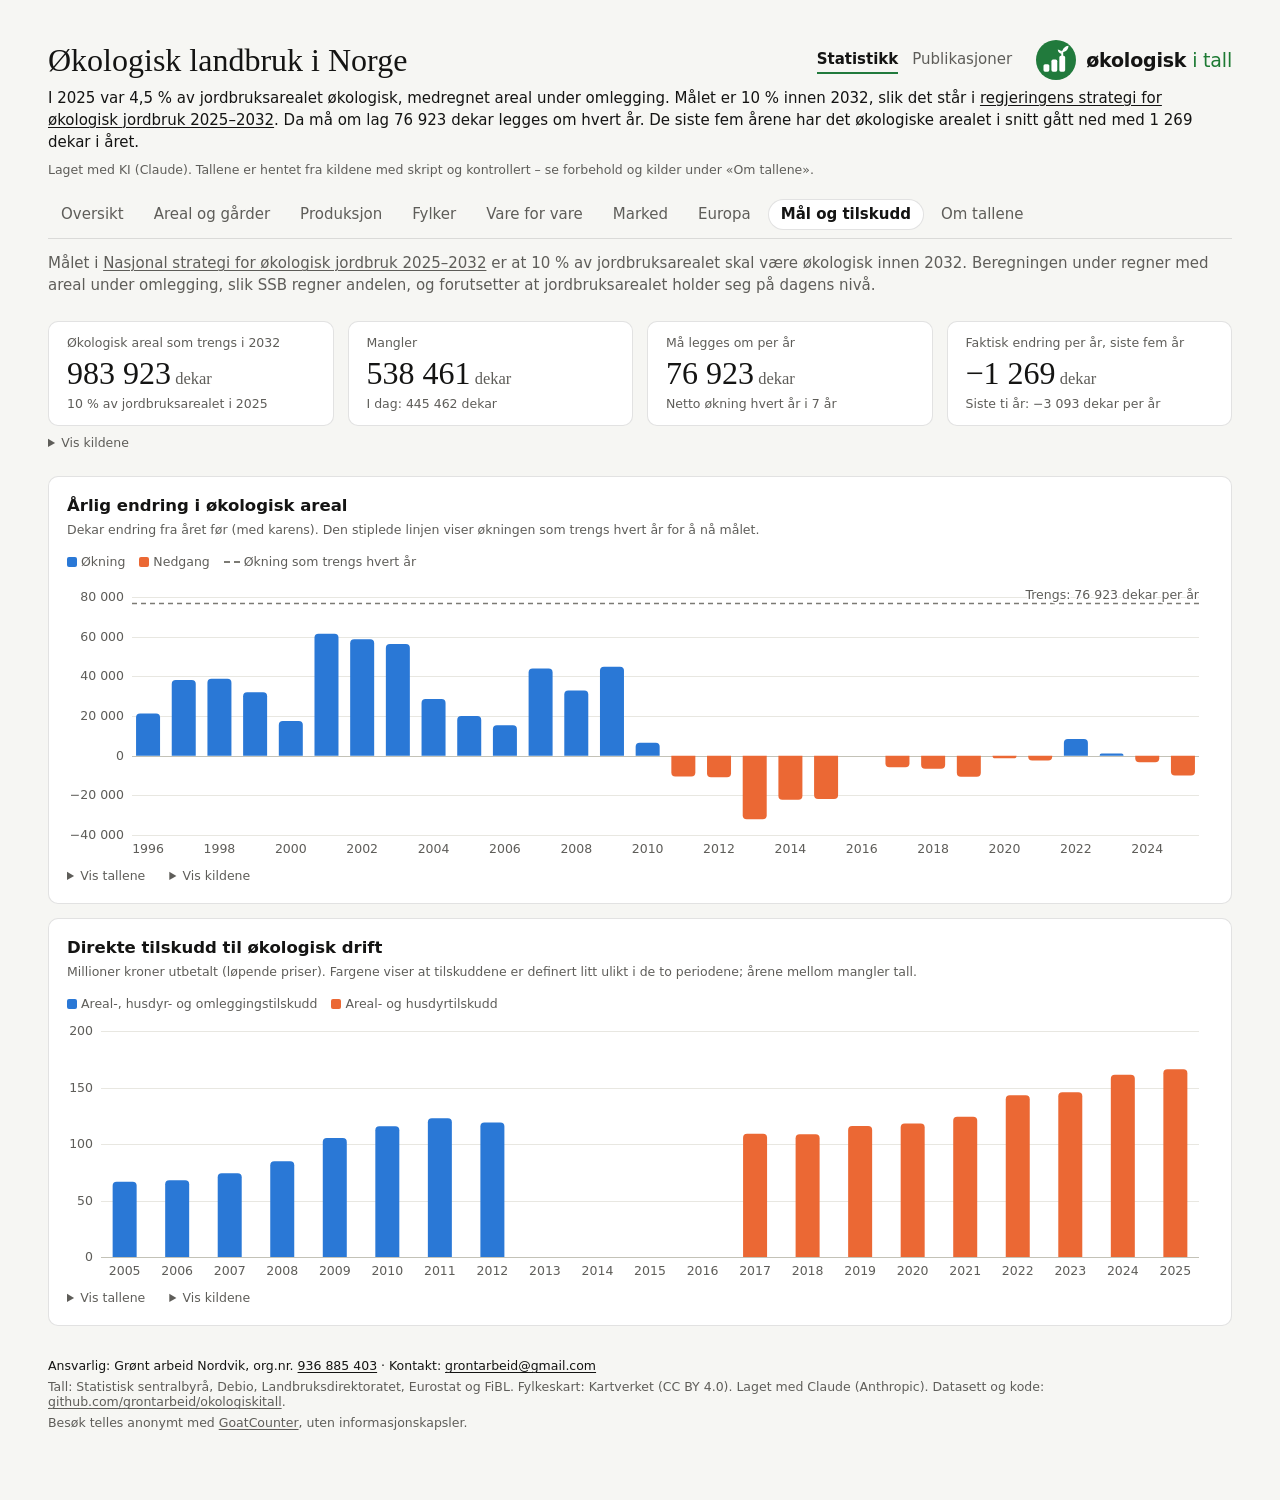
<file: dashbord/nettside/2032/index.html>
<!doctype html>
<html lang="nb">
<head>
<meta charset="utf-8">
<meta name="viewport" content="width=device-width, initial-scale=1">
<title>Målet for 2032 – Økologisk landbruk i Norge</title>
<meta name="robots" content="noindex">
<meta http-equiv="refresh" content="0; url=../?fane=maal">
<script>location.replace('../?fane=maal');</script>
<style>
  :root { color-scheme: light dark; }
  body { margin: 2rem 16px; font: 16px/1.5 system-ui, -apple-system, "Segoe UI", Roboto, sans-serif; background: #f6f6f3; color: #141413; }
  a { color: inherit; }
  @media (prefers-color-scheme: dark) { body { background: #0f0f0e; color: #f0efec; } }
</style>
</head>
<body>
<!-- Kampanjeadressen økologisk2032.no og adressen okologiskitall.no/2032 sender hit. Siden åpner
     dashbordet med fanen «Mål og tilskudd» valgt. -->
<p>Går til <a href="../?fane=maal">målet om 10&nbsp;% økologisk jordbruksareal innen 2032</a> …</p>
</body>
</html>
</file>
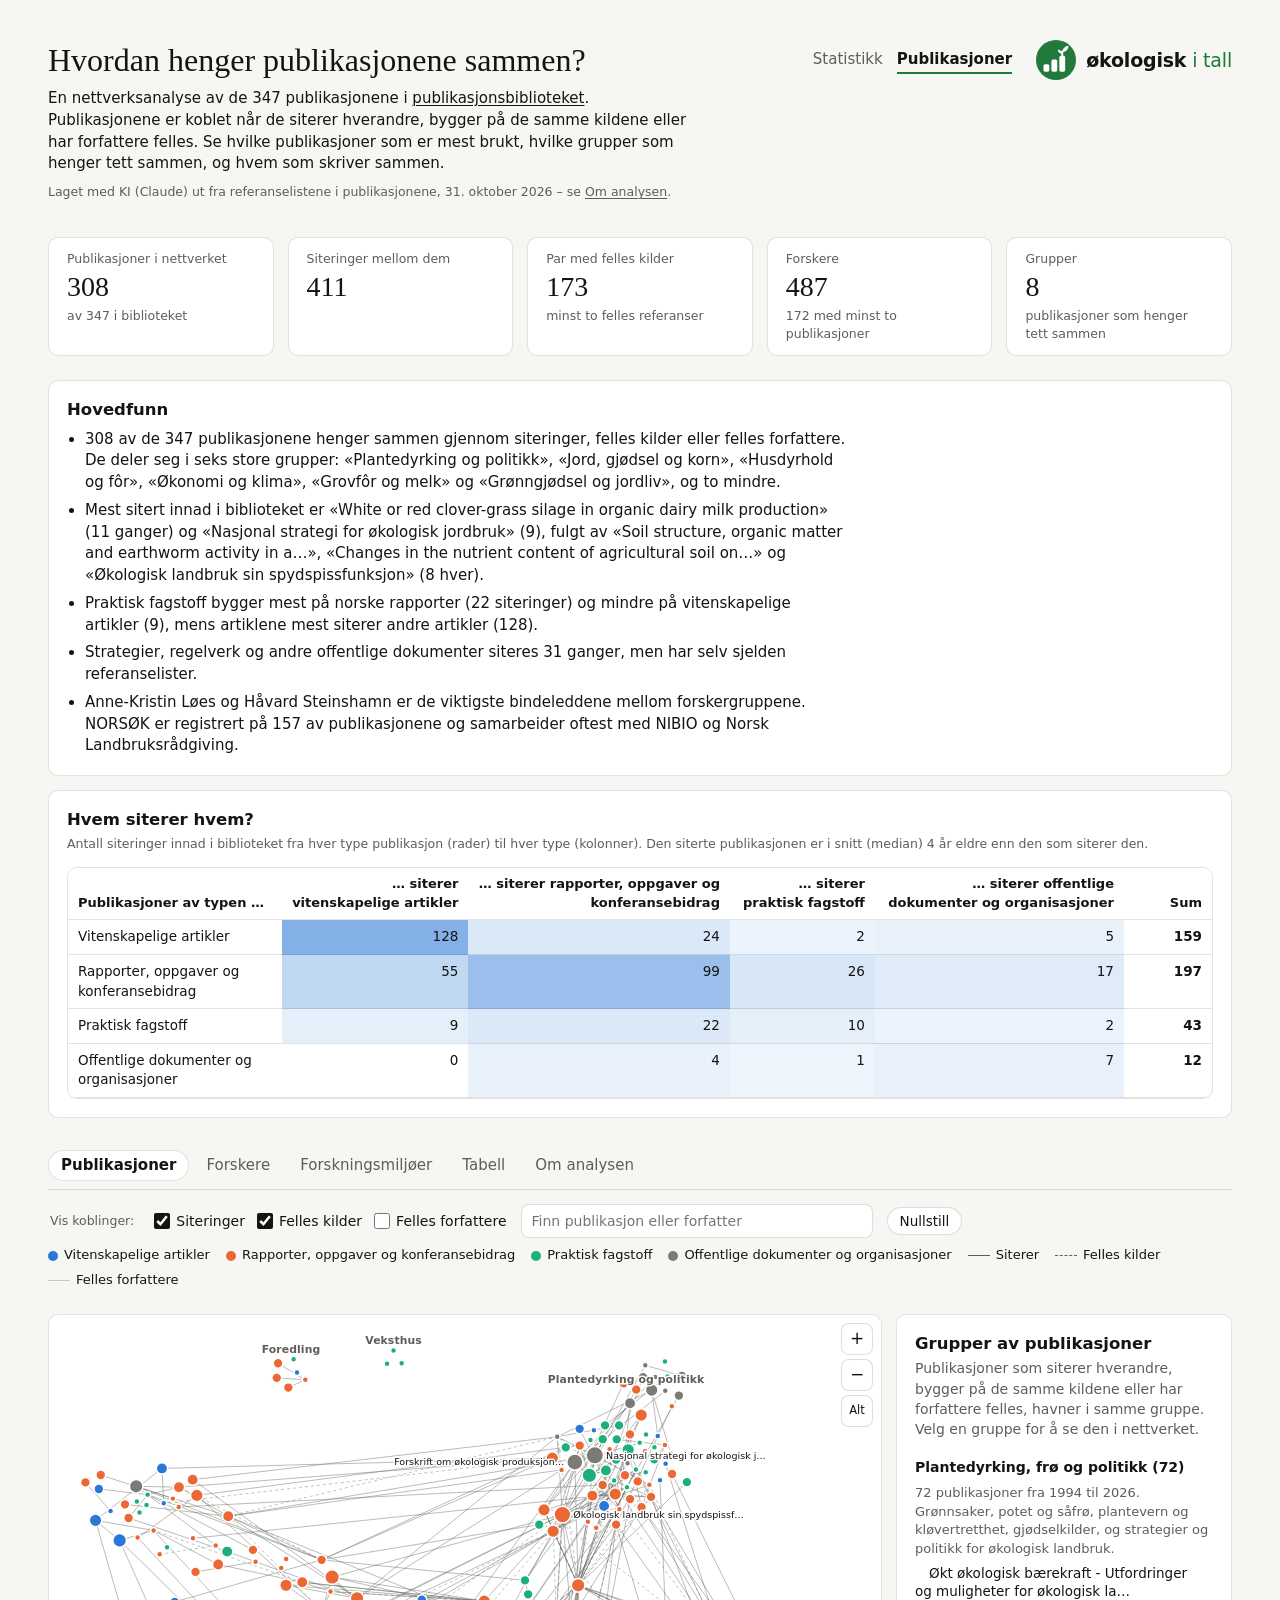
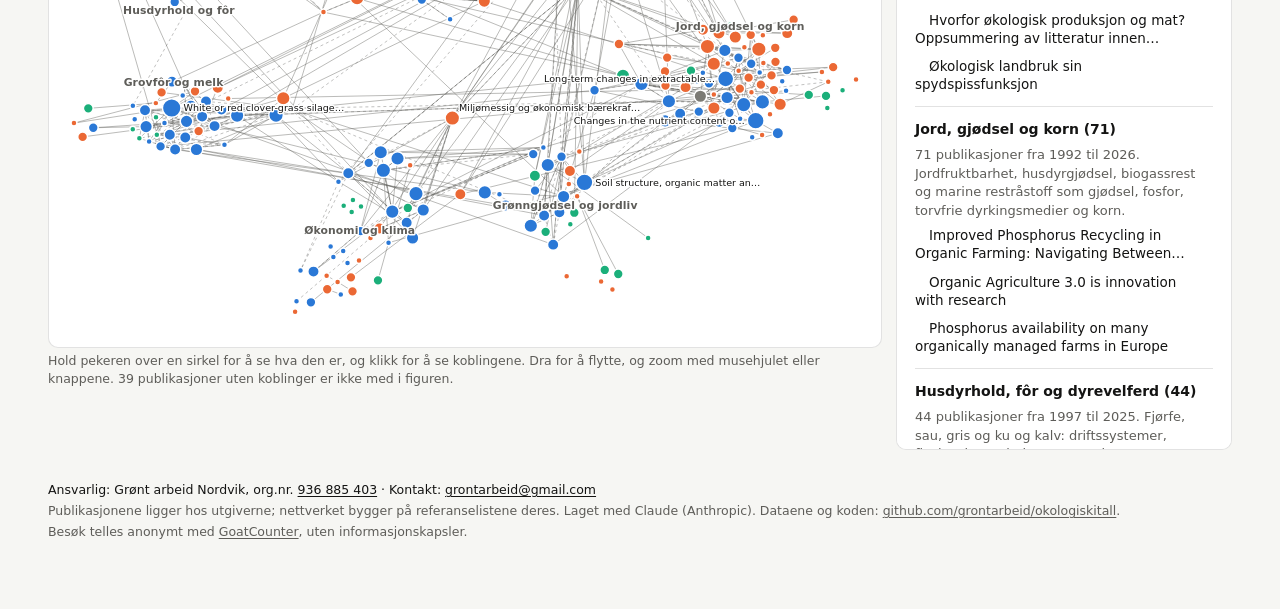
<file: dashbord/nettside/publikasjoner/nettverk/index.html>
<!doctype html>
<html lang="nb">
<head>
<meta charset="utf-8">
<meta name="viewport" content="width=device-width, initial-scale=1">
<title>Hvordan henger publikasjonene sammen? – Økologisk landbruk i Norge</title>
<meta name="description" content="Nettverksanalyse av publikasjonene i biblioteket på okologiskitall.no: hvem som siterer hvem, felles kilder, forskere som skriver sammen og forskningsmiljøene bak.">
<link rel="canonical" href="https://okologiskitall.no/publikasjoner/nettverk/">
<link rel="icon" href="../../logo.svg" type="image/svg+xml">
<link rel="stylesheet" href="../../tema.css">
<link rel="stylesheet" href="../../oko.css">
<link rel="stylesheet" href="nettverk.css">
</head>
<body>
<!-- Denne siden lages av dashbord/skript/lag_nettverk_side.py fra malen dashbord/side/nettverk.html
     og analysen i data/publikasjonsnettverk.json. Endre malen eller dataene, ikke denne filen. -->
<main id="dash-root" class="oko-nettside">
<div class="oko nett" id="nettverk">
  <header class="oko-head">
    <div class="oko-topp">
      <div class="oko-merkerad">
        <nav class="oko-hovedmeny" aria-label="Nettstedet">
          <a href="../../">Statistikk</a>
          <a href="../" aria-current="page">Publikasjoner</a>
        </nav>
        <a class="oko-logo" href="../../" aria-label="Økologisk i tall – til statistikken">
          <svg class="oko-logo-merke" viewBox="0 0 48 48" width="40" height="40" aria-hidden="true" focusable="false">
        <circle class="oko-logo-bunn" cx="24" cy="24" r="24"/>
        <g class="oko-logo-figur">
          <rect x="9" y="29" width="7" height="9" rx="1.9"/>
          <rect x="18.5" y="23.5" width="7" height="14.5" rx="1.9"/>
          <rect x="28" y="19" width="7" height="19" rx="1.9"/>
          <g class="oko-logo-spire">
            <path class="oko-logo-stilk" d="M31.5 19.5 V13.6"/>
            <path d="M31.6 14.6 C31.9 10.2 34.9 7.4 39 7 C38.9 11.3 36 14.4 31.6 14.6 Z"/>
            <path d="M31.4 16.6 C31.1 13.6 28.9 11.6 26.1 11.4 C26.2 14.3 28.3 16.5 31.4 16.6 Z"/>
          </g>
        </g>
      </svg>
          <span class="oko-logo-ord"><span class="oko-logo-ord-1">økologisk</span> <span class="oko-logo-ord-2">i tall</span></span>
        </a>
      </div>
      <h1 class="oko-title">Hvordan henger publikasjonene sammen?</h1>
    </div>
    <p class="oko-lede">En nettverksanalyse av de 347 publikasjonene i <a class="oko-lenke" href="../">publikasjonsbiblioteket</a>. Publikasjonene er koblet når de siterer hverandre, bygger på de samme kildene eller har forfattere felles. Se hvilke publikasjoner som er mest brukt, hvilke grupper som henger tett sammen, og hvem som skriver sammen.</p>
    <p class="oko-ai">Laget med KI (Claude) ut fra referanselistene i publikasjonene, 31. oktober 2026 – se <a class="oko-lenke" href="#om" data-fane="om">Om analysen</a>.</p>
  </header>
  <div class="oko-kpis nett-kpis"><div class="oko-kpi"><span class="oko-kpi-label">Publikasjoner i nettverket</span><span class="oko-kpi-value">308</span><span class="oko-kpi-sub">av 347 i biblioteket</span></div><div class="oko-kpi"><span class="oko-kpi-label">Siteringer mellom dem</span><span class="oko-kpi-value">411</span></div><div class="oko-kpi"><span class="oko-kpi-label">Par med felles kilder</span><span class="oko-kpi-value">173</span><span class="oko-kpi-sub">minst to felles referanser</span></div><div class="oko-kpi"><span class="oko-kpi-label">Forskere</span><span class="oko-kpi-value">487</span><span class="oko-kpi-sub">172 med minst to publikasjoner</span></div><div class="oko-kpi"><span class="oko-kpi-label">Grupper</span><span class="oko-kpi-value">8</span><span class="oko-kpi-sub">publikasjoner som henger tett sammen</span></div></div>
  <section class="oko-card nett-funn" aria-labelledby="funn-tittel">
    <h2 class="oko-card-title" id="funn-tittel">Hovedfunn</h2>
    <ul><li>308 av de 347 publikasjonene henger sammen gjennom siteringer, felles kilder eller felles forfattere. De deler seg i seks store grupper: «Plantedyrking og politikk», «Jord, gjødsel og korn», «Husdyrhold og fôr», «Økonomi og klima», «Grovfôr og melk» og «Grønngjødsel og jordliv», og to mindre.</li><li>Mest sitert innad i biblioteket er «White or red clover-grass silage in organic dairy milk production» (11 ganger) og «Nasjonal strategi for økologisk jordbruk» (9), fulgt av «Soil structure, organic matter and earthworm activity in a…», «Changes in the nutrient content of agricultural soil on…» og «Økologisk landbruk sin spydspissfunksjon» (8 hver).</li><li>Praktisk fagstoff bygger mest på norske rapporter (22 siteringer) og mindre på vitenskapelige artikler (9), mens artiklene mest siterer andre artikler (128).</li><li>Strategier, regelverk og andre offentlige dokumenter siteres 31 ganger, men har selv sjelden referanselister.</li><li>Anne-Kristin Løes og Håvard Steinshamn er de viktigste bindeleddene mellom forskergruppene. NORSØK er registrert på 157 av publikasjonene og samarbeider oftest med NIBIO og Norsk Landbruksrådgiving.</li></ul>
  </section>
  <section class="oko-card nett-hvem" aria-labelledby="hvem-tittel">
    <h2 class="oko-card-title" id="hvem-tittel">Hvem siterer hvem?</h2>
    <p class="oko-card-note">Antall siteringer innad i biblioteket fra hver type publikasjon (rader) til hver type (kolonner). Den siterte publikasjonen er i snitt (median) 4 år eldre enn den som siterer den.</p>
    <div class="nett-tabellramme nett-matrise-ramme"><table class="nett-tabell nett-matrise"><thead><tr><th scope="col">Publikasjoner av typen …</th><th scope="col" class="tall">… siterer vitenskapelige artikler</th><th scope="col" class="tall">… siterer rapporter, oppgaver og konferansebidrag</th><th scope="col" class="tall">… siterer praktisk fagstoff</th><th scope="col" class="tall">… siterer offentlige dokumenter og organisasjoner</th><th scope="col" class="tall">Sum</th></tr></thead><tbody><tr><th scope="row">Vitenskapelige artikler</th><td class="tall" style="background:color-mix(in srgb, var(--oko-farge-1) 58%, transparent)">128</td><td class="tall" style="background:color-mix(in srgb, var(--oko-farge-1) 17%, transparent)">24</td><td class="tall" style="background:color-mix(in srgb, var(--oko-farge-1) 9%, transparent)">2</td><td class="tall" style="background:color-mix(in srgb, var(--oko-farge-1) 10%, transparent)">5</td><td class="tall"><b>159</b></td></tr><tr><th scope="row">Rapporter, oppgaver og konferansebidrag</th><td class="tall" style="background:color-mix(in srgb, var(--oko-farge-1) 29%, transparent)">55</td><td class="tall" style="background:color-mix(in srgb, var(--oko-farge-1) 47%, transparent)">99</td><td class="tall" style="background:color-mix(in srgb, var(--oko-farge-1) 18%, transparent)">26</td><td class="tall" style="background:color-mix(in srgb, var(--oko-farge-1) 15%, transparent)">17</td><td class="tall"><b>197</b></td></tr><tr><th scope="row">Praktisk fagstoff</th><td class="tall" style="background:color-mix(in srgb, var(--oko-farge-1) 12%, transparent)">9</td><td class="tall" style="background:color-mix(in srgb, var(--oko-farge-1) 17%, transparent)">22</td><td class="tall" style="background:color-mix(in srgb, var(--oko-farge-1) 12%, transparent)">10</td><td class="tall" style="background:color-mix(in srgb, var(--oko-farge-1) 9%, transparent)">2</td><td class="tall"><b>43</b></td></tr><tr><th scope="row">Offentlige dokumenter og organisasjoner</th><td class="tall" style="background:color-mix(in srgb, var(--oko-farge-1) 0%, transparent)">0</td><td class="tall" style="background:color-mix(in srgb, var(--oko-farge-1) 10%, transparent)">4</td><td class="tall" style="background:color-mix(in srgb, var(--oko-farge-1) 8%, transparent)">1</td><td class="tall" style="background:color-mix(in srgb, var(--oko-farge-1) 11%, transparent)">7</td><td class="tall"><b>12</b></td></tr></tbody></table></div>
  </section>

  <div class="oko-tabs nett-faner" role="tablist" id="nett-faner" aria-label="Visninger">
    <button type="button" role="tab" class="oko-tab" data-side="publikasjoner" aria-controls="side-publikasjoner">Publikasjoner</button>
    <button type="button" role="tab" class="oko-tab" data-side="forskere" aria-controls="side-forskere">Forskere</button>
    <button type="button" role="tab" class="oko-tab" data-side="miljoer" aria-controls="side-miljoer">Forskningsmiljøer</button>
    <button type="button" role="tab" class="oko-tab" data-side="tabell" aria-controls="side-tabell">Tabell</button>
    <button type="button" role="tab" class="oko-tab" data-side="om" aria-controls="side-om">Om analysen</button>
  </div>

  <section class="oko-page" id="side-publikasjoner" role="tabpanel" hidden>
    <div class="nett-kontroller">
      <fieldset><legend>Vis koblinger:</legend>
        <label><input type="checkbox" data-kant="s" checked> Siteringer</label>
        <label><input type="checkbox" data-kant="k" checked> Felles kilder</label>
        <label><input type="checkbox" data-kant="f"> Felles forfattere</label>
      </fieldset>
      <div class="nett-sok"><input type="search" placeholder="Finn publikasjon eller forfatter" aria-label="Finn publikasjon eller forfatter" autocomplete="off"><ul class="nett-treff" hidden></ul></div>
      <button type="button" class="nett-knapp nett-nullstill">Nullstill</button>
    </div>
    <ul class="nett-forklaring" aria-label="Forklaring">
      <li><span class="nett-prikk" style="background:var(--oko-farge-1)"></span>Vitenskapelige artikler</li>
      <li><span class="nett-prikk" style="background:var(--oko-farge-2)"></span>Rapporter, oppgaver og konferansebidrag</li>
      <li><span class="nett-prikk" style="background:var(--oko-farge-3)"></span>Praktisk fagstoff</li>
      <li><span class="nett-prikk" style="background:var(--cds-chart-reference)"></span>Offentlige dokumenter og organisasjoner</li>
      <li><span class="nett-strek"></span>Siterer</li>
      <li><span class="nett-strek stiplet"></span>Felles kilder</li>
      <li><span class="nett-strek lys"></span>Felles forfattere</li>
    </ul>
    <div class="nett-oppsett">
      <div>
        <div class="nett-flate"><svg viewBox="0 0 1000 760" preserveAspectRatio="xMidYMid meet" role="img" aria-label="Nettverk av publikasjonene i biblioteket"></svg>
          <div class="nett-zoom"><button type="button" aria-label="Zoom inn">+</button><button type="button" aria-label="Zoom ut">−</button><button type="button" class="tekst" aria-label="Vis hele nettverket">Alt</button></div>
          <div class="nett-tips" hidden></div></div>
        <p class="nett-hint">Hold pekeren over en sirkel for å se hva den er, og klikk for å se koblingene. Dra for å flytte, og zoom med musehjulet eller knappene. 39 publikasjoner uten koblinger er ikke med i figuren.</p>
      </div>
      <aside class="nett-panel" aria-live="polite"></aside>
    </div>
  </section>

  <section class="oko-page" id="side-forskere" role="tabpanel" hidden>
    <div class="nett-kontroller">
      <div class="nett-sok"><input type="search" placeholder="Finn forsker" aria-label="Finn forsker" autocomplete="off"><ul class="nett-treff" hidden></ul></div>
      <button type="button" class="nett-knapp nett-nullstill">Nullstill</button>
    </div>
    <ul class="nett-forklaring" aria-label="Forklaring">
      <li><span class="nett-prikk" style="background:var(--oko-farge-1)"></span>Forsker (større sirkel = flere publikasjoner)</li>
      <li><span class="nett-strek"></span>Har skrevet sammen (tykkere strek = oftere)</li>
    </ul>
    <div class="nett-oppsett">
      <div>
        <div class="nett-flate"><svg viewBox="0 0 1000 760" preserveAspectRatio="xMidYMid meet" role="img" aria-label="Nettverk av forskere som har skrevet sammen"></svg>
          <div class="nett-zoom"><button type="button" aria-label="Zoom inn">+</button><button type="button" aria-label="Zoom ut">−</button><button type="button" class="tekst" aria-label="Vis hele nettverket">Alt</button></div>
          <div class="nett-tips" hidden></div></div>
        <p class="nett-hint">De 144 forskerne som har minst to publikasjoner i biblioteket og har skrevet sammen med minst én av de andre. Klikk på en forsker for å se hvem hun eller han har skrevet sammen med, og publikasjonene.</p>
      </div>
      <aside class="nett-panel" aria-live="polite"></aside>
    </div>
  </section>

  <section class="oko-page" id="side-miljoer" role="tabpanel" hidden>
    <div class="nett-kontroller">
      <div class="nett-sok"><input type="search" placeholder="Finn forskningsmiljø" aria-label="Finn forskningsmiljø" autocomplete="off"><ul class="nett-treff" hidden></ul></div>
      <button type="button" class="nett-knapp nett-nullstill">Nullstill</button>
    </div>
    <ul class="nett-forklaring" aria-label="Forklaring">
      <li><span class="nett-prikk" style="background:var(--oko-farge-1)"></span>Norske miljøer</li>
      <li><span class="nett-prikk" style="background:var(--oko-farge-2)"></span>Utenlandske miljøer (per land)</li>
      <li><span class="nett-strek"></span>Felles publikasjoner (tykkere strek = flere)</li>
    </ul>
    <div class="nett-oppsett">
      <div>
        <div class="nett-flate"><svg viewBox="0 0 1000 760" preserveAspectRatio="xMidYMid meet" role="img" aria-label="Nettverk av forskningsmiljøer som har publisert sammen"></svg>
          <div class="nett-zoom"><button type="button" aria-label="Zoom inn">+</button><button type="button" aria-label="Zoom ut">−</button><button type="button" class="tekst" aria-label="Vis hele nettverket">Alt</button></div>
          <div class="nett-tips" hidden></div></div>
        <p class="nett-hint">Klikk på et miljø for å se hvem det har publisert sammen med.</p>
      </div>
      <aside class="nett-panel" aria-live="polite"></aside>
    </div>
  </section>

  <section class="oko-page" id="side-tabell" role="tabpanel" hidden>
    <p class="oko-section-intro">Alle publikasjonene i biblioteket med tallene fra nettverket. Klikk på en kolonne for å sortere.</p>
    <div class="nett-tabellfilter"><input type="search" placeholder="Filtrer på tittel, forfatter eller type" aria-label="Filtrer tabellen"><span class="nett-meta"></span></div>
    <div class="nett-tabellramme">
      <table class="nett-tabell">
        <thead><tr>
          <th data-n="t" aria-sort="none"><button type="button">Tittel</button></th>
          <th data-n="type" aria-sort="none"><button type="button">Type</button></th>
          <th data-n="aar" class="tall" aria-sort="none"><button type="button">År</button></th>
          <th data-n="kl" aria-sort="none"><button type="button">Gruppe</button></th>
          <th data-n="inn" class="tall" aria-sort="none"><button type="button">Sitert av</button></th>
          <th data-n="ut" class="tall" aria-sort="none"><button type="button">Siterer</button></th>
          <th data-n="nk" class="tall" aria-sort="none"><button type="button">Felles kilder</button></th>
          <th data-n="nf" class="tall" aria-sort="none"><button type="button">Felles forfattere</button></th>
        </tr></thead>
        <tbody></tbody>
      </table>
    </div>
    <p class="nett-merknad">«Sitert av» og «Siterer» teller bare publikasjoner i biblioteket. «Felles kilder» er antall publikasjoner den deler minst to referanser med; «Felles forfattere» er antall publikasjoner den har minst én forfatter felles med.</p>
  </section>

  <section class="oko-page" id="side-om" role="tabpanel" hidden>
    <div class="nett-om">
      <h3>Hva nettverket viser</h3>
      <p>Hver sirkel er en publikasjon i biblioteket. To publikasjoner er koblet når den ene <b>siterer</b> den andre, når de bygger på <b>de samme kildene</b>, eller når de har <b>forfattere felles</b>. Store sirkler er sitert mange ganger av andre publikasjoner i biblioteket.</p>
      <p>«Felles kilder» betyr at referanselistene til to publikasjoner har minst to verk felles. Jo flere kilder de deler, jo sterkere er koblingen. Metoden heter bibliografisk kobling (<a class="oko-lenke" href="https://en.wikipedia.org/wiki/Bibliographic_coupling" target="_blank" rel="noopener">bibliographic coupling</a>) og ble beskrevet av <a class="oko-lenke" href="https://doi.org/10.1002/asi.5090140103" target="_blank" rel="noopener">M. M. Kessler i 1963</a>. De felles kildene kan være publikasjoner i biblioteket, norsk forskning i Organic Eprints som ikke er med i biblioteket, eller annen litteratur, mest internasjonale tidsskriftartikler. I alt er 321 ulike verk felles kilder, og 252 av dem ligger utenfor biblioteket.</p>
      <p>Gruppene er funnet automatisk med en vanlig metode for å finne tett sammenvevde deler av et nettverk (Louvain). Siteringer og felles kilder teller mest, felles forfattere minst. Grupper med færre enn tre publikasjoner er ikke vist som egne grupper. Navnene på gruppene er satt ut fra hva publikasjonene i dem handler om.</p>
      <h3>Hvor dataene kommer fra</h3>
      <ul>
        <li>Referanselister fra Crossref for publikasjoner med DOI.</li>
        <li>Referanselister hentet ut av de åpne PDF-filene i Organic Eprints og hos utgiverne.</li>
        <li>Referansefeltet i Organic Eprints, der det er fylt ut.</li>
      </ul>
      <p>Vi fant referanser for 252 av de 347 publikasjonene. Referansene er koblet til publikasjonene i biblioteket med DOI og med tittel (titler med minst 30 tegn). En sitering teller bare når den siterte publikasjonen ikke er mer enn ett år nyere enn den som siterer, så eldre utgaver av for eksempel økologiforskriften ikke blir regnet som siteringer av dagens utgave.</p>
      <p>Forfattere er slått sammen på etternavn og første bokstav i fornavnet. Store internasjonale forfatterlag (mer enn tolv forfattere) gir ikke samarbeidslinjer i nettverket av forskere. Forskningsmiljøene er de som er registrert på publikasjonen i Organic Eprints, så publikasjoner som ikke ligger der, er ikke med i nettverket av miljøer. Bioforsk, Planteforsk og NILF er i dag en del av NIBIO, og Norges veterinærhøgskole er en del av NMBU, men de vises med navnet de hadde da publikasjonene kom ut.</p>
      <h3>Hva du bør vite</h3>
      <ul>
        <li>Offentlige dokumenter og nettsider har sjelden referanselister. De vises derfor mest som noe som blir sitert.</li>
        <li>Siteringer med forkortede eller oversatte titler kan bli oversett, så nettverket viser heller for få enn for mange koblinger.</li>
        <li>Felles kilder utenfor biblioteket blir bare kjent igjen når de har DOI eller ligger i Organic Eprints. Bøker, eldre rapporter og annet uten DOI blir derfor ikke telt som felles kilder.</li>
        <li>To forskere med samme etternavn og forbokstav kan bli slått sammen til én.</li>
        <li>Analysen gjelder bare publikasjonene i biblioteket, slik det var 31. oktober 2026. Siteringer til og fra andre publikasjoner er ikke med, bortsett fra som felles kilder.</li>
      </ul>
      <p class="nett-merknad">Laget med KI (Claude) 31. oktober 2026 ut fra dataene over. Tallene er kontrollert mot de innsamlede referanselistene.</p>
    </div>
  </section>
</div>
<footer class="oko-bunn">
<p class="oko-ansvarlig">Ansvarlig: Grønt arbeid Nordvik, org.nr. <a class="oko-lenke" href="https://virksomhet.brreg.no/nb/oppslag/enheter/936885403">936&nbsp;885&nbsp;403</a> · Kontakt: <span class="oko-epost" data-a="diebratnorg" data-b="moc.liamg">e-postadressen vises når siden er lastet</span></p>
<p>Publikasjonene ligger hos utgiverne; nettverket bygger på referanselistene deres. Laget med Claude (Anthropic). Dataene og koden: <a class="oko-lenke" href="https://github.com/grontarbeid/okologiskitall">github.com/grontarbeid/okologiskitall</a>.</p>
<p>Besøk telles anonymt med <a class="oko-lenke" href="https://www.goatcounter.com/">GoatCounter</a>, uten informasjonskapsler.</p>
</footer>
</main>
<script id="nett-data" type="application/json">{"p":[{"id":"intensjonsavtale-for-a-fremme-okologisk-mat-og-jordbruk","t":"Intensjonsavtale for å fremme økologisk mat og jordbruk","g":"off","type":"Politisk dokument","aar":2025,"url":"https://www.regjeringen.no/no/dokumenter/intensjonsavtale-for-a-fremme-okologisk-mat-og-jordbruk/id3142619/","forf":"","utg":"Landbruks- og matdepartementet","kl":-1,"inn":0,"ut":0,"nk":0,"nf":0,"harref":false,"x":null,"y":null,"lbl":null,"l":null},{"id":"nasjonal-strategi-for-okologisk-jordbruk-2025-2032","t":"Nasjonal strategi for økologisk jordbruk 2025–2032","g":"off","type":"Politisk dokument","aar":2025,"url":"https://www.regjeringen.no/no/dokumenter/nasjonal-strategi-for-okologisk-jordbruk-2025-2032/id3097100/","forf":"","utg":"Landbruks- og matdepartementet","kl":0,"inn":1,"ut":0,"nk":0,"nf":0,"harref":false,"x":757.1,"y":96.8,"lbl":null,"l":null},{"id":"okologiprogram-2019-2030","t":"Økologiprogram 2019–2030","g":"off","type":"Politisk dokument","aar":2023,"url":"https://www.landbruksdirektoratet.no/nb/filarkiv/rapporter/%C3%98kologiprogram%202019-2030%20oppdatert%20per%201%20september%202023.pdf","forf":"","utg":"Landbruksdirektoratet","kl":-1,"inn":0,"ut":0,"nk":0,"nf":0,"harref":true,"x":null,"y":null,"lbl":null,"l":null},{"id":"nasjonal-strategi-for-okologisk-jordbruk","t":"Nasjonal strategi for økologisk jordbruk","g":"off","type":"Politisk dokument","aar":2018,"url":"https://www.regjeringen.no/no/dokumenter/nasjonal-strategi-for-okologisk-jordbruk/id2607229/","forf":"","utg":"Landbruks- og matdepartementet","kl":0,"inn":9,"ut":0,"nk":0,"nf":0,"harref":false,"x":656,"y":168.7,"lbl":"Nasjonal strategi for økologisk j…","l":[669.5,172.7,"start"]},{"id":"meld-st-10-2024-2025-prinsipper-for-tallgrunnlag-m-m-i-jordb","t":"Meld. St. 10 (2024–2025) Prinsipper for tallgrunnlag m.m. i jordbrukspolitikken","g":"off","type":"Politisk dokument","aar":2025,"url":"https://www.regjeringen.no/contentassets/3c17273384cb490fbe2b7ab1c03535a1/no/pdfs/stm202420250010000dddpdfs.pdf","forf":"","utg":"Landbruks- og matdepartementet","kl":0,"inn":1,"ut":0,"nk":0,"nf":0,"harref":false,"x":760.6,"y":73.2,"lbl":null,"l":null},{"id":"meld-st-11-2016-2017-endring-og-utvikling-en-fremtidsrettet","t":"Meld. St. 11 (2016–2017) Endring og utvikling – En fremtidsrettet jordbruksproduksjon","g":"off","type":"Politisk dokument","aar":2016,"url":"https://www.regjeringen.no/no/dokumenter/meld.-st.-11-20162017/id2523121/","forf":"","utg":"Landbruks- og matdepartementet","kl":0,"inn":2,"ut":0,"nk":0,"nf":0,"harref":false,"x":698.4,"y":106,"lbl":null,"l":null},{"id":"meld-st-9-2011-2012-landbruks-og-matpolitikken-velkommen-til","t":"Meld. St. 9 (2011–2012) Landbruks- og matpolitikken – Velkommen til bords","g":"off","type":"Politisk dokument","aar":2011,"url":"https://www.stortinget.no/id/STM/9/20112012/000","forf":"","utg":"Landbruks- og matdepartementet","kl":0,"inn":1,"ut":0,"nk":0,"nf":0,"harref":false,"x":714,"y":74.8,"lbl":null,"l":null},{"id":"jordbruksavtale-2026-2027","t":"Jordbruksavtale 2026–2027","g":"off","type":"Politisk dokument","aar":2026,"url":"https://www.regjeringen.no/contentassets/03cbb8535e6d4136ad6410fb1df36e54/jordbruksavtale-2026-2027.pdf","forf":"","utg":"Landbruks- og matdepartementet","kl":-1,"inn":0,"ut":0,"nk":0,"nf":0,"harref":false,"x":null,"y":null,"lbl":null,"l":null},{"id":"prop-98-s-2025-2026-endringer-i-statsbudsjettet-2026-under-l","t":"Prop. 98 S (2025–2026) Endringer i statsbudsjettet 2026 under Landbruks- og matdepartementet (Jordbruksoppgjøret 2026)","g":"off","type":"Politisk dokument","aar":2026,"url":"https://www.regjeringen.no/no/dokumenter/prop.-98-s-20252026/id3162996/","forf":"","utg":"Landbruks- og matdepartementet","kl":-1,"inn":0,"ut":0,"nk":0,"nf":0,"harref":false,"x":null,"y":null,"lbl":null,"l":null},{"id":"innst-197-s-2024-2025-innstilling-fra-naeringskomiteen-om-pr","t":"Innst. 197 S (2024–2025) Innstilling frå næringskomiteen om Prinsipper for tallgrunnlag m.m. i jordbrukspolitikken","g":"off","type":"Politisk dokument","aar":2025,"url":"https://stortinget.no/globalassets/pdf/innstillinger/stortinget/2024-2025/inns-202425-197s.pdf","forf":"","utg":"Stortinget","kl":0,"inn":0,"ut":2,"nk":0,"nf":0,"harref":true,"x":716.7,"y":60.5,"lbl":null,"l":null},{"id":"innst-297-s-2015-2016-innstilling-fra-kontroll-og-konstitusj","t":"Innst. 297 S (2015–2016) Innstilling fra kontroll- og konstitusjonskomiteen om Riksrevisjonens undersøking av arbeidet til styresmaktene for å nå måla om økologisk landbruk","g":"off","type":"Politisk dokument","aar":2016,"url":"https://stortinget.no/no/Saker-og-publikasjoner/Publikasjoner/Innstillinger/Stortinget/2015-2016/inns-201516-297/?lvl=0","forf":"","utg":"Stortinget","kl":-1,"inn":0,"ut":0,"nk":0,"nf":0,"harref":false,"x":null,"y":null,"lbl":null,"l":null},{"id":"innst-59-s-2016-2017-innstilling-fra-naeringskomiteen-om-rep","t":"Innst. 59 S (2016–2017) Innstilling fra næringskomiteen om representantforslag om tiltak for å innfri Stortingets mål om minst 15 pst. økologisk forbruk og jordbruksareal innen 2020","g":"off","type":"Politisk dokument","aar":2016,"url":"https://www.stortinget.no/no/Saker-og-publikasjoner/Publikasjoner/Innstillinger/Stortinget/2016-2017/inns-201617-059s/?all=true","forf":"","utg":"Stortinget","kl":-1,"inn":0,"ut":0,"nk":0,"nf":0,"harref":false,"x":null,"y":null,"lbl":null,"l":null},{"id":"horing-endringer-i-forskrift-om-proving-og-godkjenning-av-pl","t":"Høring - Endringer i forskrift om prøving og godkjenning av plantesorter - økologiske plantesorter mv","g":"off","type":"Politisk dokument","aar":2024,"url":"https://mattilsynet.no/hoeringer?bId=3058","forf":"","utg":"Mattilsynet","kl":-1,"inn":0,"ut":0,"nk":0,"nf":0,"harref":false,"x":null,"y":null,"lbl":null,"l":null},{"id":"forskrift-om-okologisk-produksjon-og-merking-av-okologiske-l","t":"Forskrift om økologisk produksjon og merking av økologiske landbruksprodukter, akvakulturprodukter, næringsmidler og fôr m.m. (økologiforskriften)","g":"off","type":"Regelverk eller tilskudd","aar":2022,"url":"https://www.regjeringen.no/no/dokumenter/forskrift-om-okologisk-produksjon-og-merking-av-okologiske-landbruksprodukter-akvakulturprodukter-naringsmidler-og-for-m.m.-okologiforskriften/id2921447/","forf":"","utg":"Landbruks- og matdepartementet og Nærings- og fiskeridepartementet","kl":0,"inn":7,"ut":0,"nk":0,"nf":0,"harref":false,"x":632,"y":176.8,"lbl":"Forskrift om økologisk produksjon…","l":[619.3,180.8,"end"]},{"id":"regulation-eu-2018-848-of-the-european-parliament-and-of-the","t":"Regulation (EU) 2018/848 of the European Parliament and of the Council of 30 May 2018 on organic production and labelling of organic products and repealing Council Regulation (EC) No 834/2007","g":"off","type":"Regelverk eller tilskudd","aar":2018,"url":"https://eur-lex.europa.eu/eli/reg/2018/848/oj/eng","forf":"","utg":"EU (EUR-Lex)","kl":1,"inn":3,"ut":0,"nk":0,"nf":0,"harref":false,"x":782.9,"y":458.2,"lbl":null,"l":null},{"id":"regler-for-merker-og-merkevarebruk","t":"Regler for merker og merkevarebruk","g":"off","type":"Regelverk eller tilskudd","aar":2026,"url":"https://debio.no/content/uploads/2026/02/Regler-for-merker-og-merkebruk-2026.pdf","forf":"","utg":"Debio","kl":0,"inn":0,"ut":1,"nk":0,"nf":0,"harref":true,"x":728.6,"y":74.5,"lbl":null,"l":null},{"id":"veiledning-om-okologisk-landbruk","t":"Veiledning om økologisk landbruk","g":"off","type":"Regelverk eller tilskudd","aar":2026,"url":"https://www.mattilsynet.no/planter-og-dyrking/okologisk-landbruk/veileder-okologisk-landbruk","forf":"","utg":"Mattilsynet","kl":-1,"inn":0,"ut":0,"nk":0,"nf":0,"harref":false,"x":null,"y":null,"lbl":null,"l":null},{"id":"statistikk-2025","t":"Statistikk 2025","g":"off","type":"Regelverk eller tilskudd","aar":2026,"url":"https://debio.no/content/uploads/2026/03/Debio-statistikk-2025.pdf","forf":"","utg":"Debio","kl":0,"inn":0,"ut":1,"nk":0,"nf":0,"harref":true,"x":740.7,"y":91.1,"lbl":null,"l":null},{"id":"avvikskatalog-handtering-av-avvik-hos-okologiske-virksomhete","t":"Avvikskatalog – håndtering av avvik hos økologiske virksomheter","g":"off","type":"Regelverk eller tilskudd","aar":2024,"url":"https://debio.no/content/uploads/2024/04/Avvikskatalogen.pdf","forf":"","utg":"Debio","kl":-1,"inn":0,"ut":0,"nk":0,"nf":0,"harref":true,"x":null,"y":null,"lbl":null,"l":null},{"id":"middel-til-okologiske-prosjekt","t":"Middel til økologiske prosjekt","g":"off","type":"Regelverk eller tilskudd","aar":2026,"url":"https://www.landbruksdirektoratet.no/nn/ordningar/prosjektmidler/midlar-til-okologiske-prosjekt","forf":"","utg":"Landbruksdirektoratet","kl":-1,"inn":0,"ut":0,"nk":0,"nf":0,"harref":false,"x":null,"y":null,"lbl":null,"l":null},{"id":"okologisk-landbruk","t":"Økologisk landbruk","g":"off","type":"Regelverk eller tilskudd","aar":2026,"url":"https://www.landbruksdirektoratet.no/nb/jordbruk/miljo-og-klima/okologisk-landbruk","forf":"","utg":"Landbruksdirektoratet","kl":-1,"inn":0,"ut":0,"nk":0,"nf":0,"harref":false,"x":null,"y":null,"lbl":null,"l":null},{"id":"produksjon-av-okologiske-jordbruksvarer-rapport-for-2025","t":"Produksjon av økologiske jordbruksvarer – Rapport for 2025","g":"off","type":"Rapport fra forvaltningen","aar":2026,"url":"https://www.landbruksdirektoratet.no/nb/nyhetsrom/rapporter/produksjon-av-okologiske-jordbruksvarer%202026","forf":"","utg":"Landbruksdirektoratet","kl":-1,"inn":0,"ut":0,"nk":0,"nf":0,"harref":false,"x":null,"y":null,"lbl":null,"l":null},{"id":"produksjon-av-okologiske-jordbruksvarer-rapport-for-2024","t":"Produksjon av økologiske jordbruksvarer – Rapport for 2024","g":"off","type":"Rapport fra forvaltningen","aar":2025,"url":"https://www.landbruksdirektoratet.no/nb/nyhetsrom/rapporter/produksjon-av-okologiske-jordbruksvarer-2025","forf":"","utg":"Landbruksdirektoratet","kl":-1,"inn":0,"ut":0,"nk":0,"nf":0,"harref":false,"x":null,"y":null,"lbl":null,"l":null},{"id":"okt-norskandel-i-okologisk-f-r-utredning-av-hvordan-norsk-pr","t":"Økt norskandel i økologisk fôr – Utredning av hvordan norsk produksjon av økologisk korn og kraftfôrråvare kan økes","g":"off","type":"Rapport fra forvaltningen","aar":2023,"url":"https://www.landbruksdirektoratet.no/nb/filarkiv/rapporter/%C3%98kt%20norskandel%20i%20%C3%B8kologisk%20f%C3%B4r%20Rapport%2013%202023.pdf","forf":"","utg":"Landbruksdirektoratet","kl":0,"inn":0,"ut":6,"nk":4,"nf":0,"harref":true,"x":610.8,"y":146.4,"lbl":null,"l":null},{"id":"rester-av-plantevernmidler-i-okologiske-produkter-2025","t":"Rester av plantevernmidler i økologiske produkter 2025","g":"off","type":"Rapport fra forvaltningen","aar":2026,"url":"https://mattilsynet-xp7prod.enonic.cloud/_/attachment/inline/9ce98343-f7f2-46fa-ac75-820b55db1283:a3366258192f8f99bbf3f2dc200e109a9dd322ec/Rester%20av%20plantevernmidler%20i%20%C3%B8kologiske%20produkter%202025.pdf","forf":"","utg":"Mattilsynet (med NIBIO)","kl":-1,"inn":0,"ut":0,"nk":0,"nf":0,"harref":true,"x":null,"y":null,"lbl":null,"l":null},{"id":"sma-endringar-i-okologisk-jordbruksareal","t":"Små endringar i økologisk jordbruksareal","g":"off","type":"Rapport fra forvaltningen","aar":2026,"url":"https://www.ssb.no/jord-skog-jakt-og-fiskeri/jordbruk/artikler/sma-endringar-i-okologisk-jordbruksareal","forf":"","utg":"Statistisk sentralbyrå (SSB)","kl":-1,"inn":0,"ut":0,"nk":0,"nf":0,"harref":false,"x":null,"y":null,"lbl":null,"l":null},{"id":"okologisk-jordbruk-gar-tilbake","t":"Økologisk jordbruk går tilbake","g":"off","type":"Rapport fra forvaltningen","aar":2020,"url":"https://www.ssb.no/jord-skog-jakt-og-fiskeri/artikler-og-publikasjoner/okologisk-jordbruk-gar-tilbake","forf":"","utg":"Statistisk sentralbyrå (SSB)","kl":-1,"inn":0,"ut":0,"nk":0,"nf":0,"harref":false,"x":null,"y":null,"lbl":null,"l":null},{"id":"okologisk-tiltaksplan-2026","t":"Økologisk tiltaksplan 2026","g":"off","type":"Rapport fra forvaltningen","aar":2026,"url":"https://www.statsforvalteren.no/siteassets/ostfold-buskerud-oslo-og-akershus/landbruk/dokumenter/okologisk/okologisk-tiltaksplan-2026.pdf","forf":"","utg":"Statsforvalteren i Østfold, Buskerud, Oslo og Akershus","kl":-1,"inn":0,"ut":0,"nk":0,"nf":0,"harref":false,"x":null,"y":null,"lbl":null,"l":null},{"id":"handlingsplan-for-okologisk-landbruk-i-vestfold-og-telemark","t":"Handlingsplan for økologisk landbruk i Vestfold og Telemark – Økt lønnsomhet gjennom markedsarbeid","g":"off","type":"Rapport fra forvaltningen","aar":2024,"url":"https://statsforvalteren.no/contentassets/72c5863ef78245d197f174c950fcefd8/handlingsplan-for-okologisk-landbruk.pdf","forf":"","utg":"Statsforvalteren i Vestfold og Telemark","kl":0,"inn":0,"ut":2,"nk":1,"nf":0,"harref":true,"x":695.4,"y":178.3,"lbl":null,"l":null},{"id":"undersoking-av-arbeidet-til-styresmaktene-for-a-na-mala-om-o","t":"Undersøking av arbeidet til styresmaktene for å nå måla om økologisk landbruk","g":"off","type":"Rapport fra forvaltningen","aar":2016,"url":"https://www.riksrevisjonen.no/rapporter-mappe/no-2015-2016/Arbeidet-til-styresmaktene-for-a-na-mala-om-okologisk-landbruk/","forf":"","utg":"Riksrevisjonen","kl":0,"inn":3,"ut":0,"nk":0,"nf":0,"harref":false,"x":724.4,"y":90.3,"lbl":null,"l":null},{"id":"sammenligning-av-okologisk-og-konvensjonell-mat-og-matproduk","t":"Sammenligning av økologisk og konvensjonell mat og matproduksjon","g":"off","type":"Rapport fra forvaltningen","aar":2014,"url":"https://vkm.no/risikovurderinger/allevurderinger/sammenligningavokologiskogkonvensjonellmatogmatproduksjon.4.2994e95b15cc54507161df74.html","forf":"","utg":"VKM","kl":2,"inn":4,"ut":0,"nk":0,"nf":0,"harref":false,"x":104.8,"y":205.9,"lbl":null,"l":null},{"id":"chasing-pigs-chasing-profits-de-territorializing-organic-and","t":"Chasing pigs, chasing profits: (De)territorializing organic and free-range pig farming in Norway","g":"art","type":"Vitenskapelig artikkel","aar":2025,"url":"https://doi.org/10.1007/s10460-025-10741-0","forf":"Ruud og Helliwell","utg":"Agriculture and Human Values","kl":3,"inn":0,"ut":0,"nk":1,"nf":1,"harref":true,"x":297.5,"y":704.7,"lbl":null,"l":null},{"id":"soil-health-with-local-recirculation-and-local-amendments-en","t":"Soil health with local recirculation and local amendments ensuring organic cucumber cultivation in Norway","g":"art","type":"Vitenskapelig artikkel","aar":2025,"url":"https://orgprints.org/id/eprint/55687/","forf":"Friis Pedersen m.fl.","utg":"Acta Horticulturae","kl":0,"inn":0,"ut":1,"nk":0,"nf":21,"harref":true,"x":741.1,"y":178.8,"lbl":null,"l":null},{"id":"bor-en-drikke-okologisk-eller-konvensjonelt-produsert-melk-i","t":"Bør en drikke økologisk eller konvensjonelt produsert melk i Norge fra et klimagassperspektiv?","g":"art","type":"Vitenskapelig artikkel","aar":2024,"url":"https://doi.org/10.18261/ntfe.22.3.6","forf":"Hansen m.fl.","utg":"Norsk tidsskrift for ernæring","kl":3,"inn":0,"ut":5,"nk":4,"nf":76,"harref":true,"x":347.9,"y":560.9,"lbl":null,"l":null},{"id":"comparison-of-greenhouse-gas-emissions-nitrogen-intensity-gr","t":"Comparison of Greenhouse Gas Emissions, Nitrogen Intensity, Gross Margin, and Land Use Occupation between Conventional and Organic Dairy Farms","g":"art","type":"Vitenskapelig artikkel","aar":2024,"url":"https://doi.org/10.23986/afsci.137608","forf":"Hansen m.fl.","utg":"Agricultural and Food Science","kl":3,"inn":2,"ut":7,"nk":7,"nf":78,"harref":true,"x":359.7,"y":550.7,"lbl":null,"l":null},{"id":"data-of-slurry-quality-soil-chemistry-and-crop-yield-and-com","t":"Data of slurry quality, soil chemistry and crop yield and composition from a field experiment established 2011 comparing digested and undigested slurry","g":"art","type":"Vitenskapelig artikkel","aar":2024,"url":"https://orgprints.org/id/eprint/54900/","forf":"Rittl m.fl.","utg":"Data in Brief","kl":1,"inn":0,"ut":3,"nk":1,"nf":70,"harref":true,"x":785.9,"y":430,"lbl":null,"l":null},{"id":"do-contaminants-compromise-the-use-of-recycled-nutrients-in","t":"Do contaminants compromise the use of recycled nutrients in organic agriculture? A review and synthesis of current knowledge on contaminant concentrations, fate in the environment and risk assessment","g":"art","type":"Vitenskapelig artikkel","aar":2024,"url":"https://doi.org/10.1016/j.scitotenv.2023.168901","forf":"Bünemann m.fl.","utg":"Science of the Total Environment","kl":1,"inn":1,"ut":4,"nk":7,"nf":61,"harref":true,"x":828.7,"y":412,"lbl":null,"l":null},{"id":"revisiting-agricultural-science-and-organic-farming","t":"Revisiting agricultural science and organic farming","g":"art","type":"Vitenskapelig artikkel","aar":2024,"url":"https://doi.org/10.1002/ael2.20139","forf":"Hansen","utg":"Agricultural & Environmental Letters","kl":3,"inn":0,"ut":0,"nk":2,"nf":3,"harref":true,"x":302.3,"y":667.7,"lbl":null,"l":null},{"id":"suitability-of-residues-from-seaweed-and-fish-processing-for","t":"Suitability of Residues from Seaweed and Fish Processing for Composting and as Fertilizer","g":"art","type":"Vitenskapelig artikkel","aar":2024,"url":"https://doi.org/10.3390/su16167190","forf":"Cabell m.fl.","utg":"Sustainability","kl":1,"inn":1,"ut":4,"nk":7,"nf":58,"harref":true,"x":844,"y":419.2,"lbl":null,"l":null},{"id":"anaerobic-digestion-of-dairy-cattle-slurry-long-term-effects","t":"Anaerobic digestion of dairy cattle slurry—long‑term effects on crop yields and chemical soil characteristics","g":"art","type":"Vitenskapelig artikkel","aar":2023,"url":"https://orgprints.org/id/eprint/52795/","forf":"Rittl m.fl.","utg":"Organic Agriculture","kl":1,"inn":1,"ut":5,"nk":1,"nf":101,"harref":true,"x":655.7,"y":451,"lbl":null,"l":null},{"id":"revision-of-vitamin-e-recommendations-for-dairy-cows-in-orga","t":"Revision of Vitamin E recommendations for dairy cows in organic agriculture: a review-based approach","g":"art","type":"Vitenskapelig artikkel","aar":2023,"url":"https://doi.org/10.1080/01448765.2023.2200204","forf":"Steinshamn og Leiber","utg":"Biological Agriculture & Horticulture","kl":4,"inn":1,"ut":4,"nk":2,"nf":36,"harref":true,"x":134.1,"y":518.5,"lbl":null,"l":null},{"id":"administration-of-spruce-bark-picea-abies-extracts-in-young","t":"Administration of spruce bark (Picea abies) extracts in young lambs exhibits anticoccidial effects but reduces milk intake and body weight gain","g":"art","type":"Vitenskapelig artikkel","aar":2022,"url":"https://doi.org/10.1186/s13028-022-00629-y","forf":"Blomstrand m.fl.","utg":"Acta Veterinaria Scandinavica","kl":2,"inn":0,"ut":0,"nk":1,"nf":59,"harref":true,"x":163.6,"y":357.3,"lbl":null,"l":null},{"id":"comparative-analysis-of-the-anthelmintic-efficacy-of-europea","t":"Comparative analysis of the anthelmintic efficacy of European heather extracts on Teladorsagia circumcincta and Trichostrongylus colubriformis egg hatching and larval motility","g":"art","type":"Vitenskapelig artikkel","aar":2022,"url":"https://doi.org/10.1186/s13071-022-05531-0","forf":"Shepherd m.fl.","utg":"Parasites & Vectors","kl":4,"inn":0,"ut":0,"nk":1,"nf":36,"harref":true,"x":100.8,"y":469.7,"lbl":null,"l":null},{"id":"nutritional-values-of-forage-legume-based-silages-and-protei","t":"Nutritional values of forage-legume-based silages and protein concentrates for growing pigs","g":"art","type":"Vitenskapelig artikkel","aar":2022,"url":"https://doi.org/10.1016/j.animal.2022.100572","forf":"Renaudeau m.fl.","utg":"Animal","kl":4,"inn":2,"ut":0,"nk":0,"nf":21,"harref":true,"x":147.8,"y":440.7,"lbl":null,"l":null},{"id":"testing-peat-free-growing-media-based-on-olive-wood-residues","t":"Testing peat-free growing media based on olive wood residues for olive saplings","g":"art","type":"Vitenskapelig artikkel","aar":2021,"url":"https://orgprints.org/id/eprint/42946/","forf":"Kir m.fl.","utg":"Acta Horticulturae","kl":1,"inn":0,"ut":0,"nk":0,"nf":57,"harref":true,"x":881.3,"y":440.2,"lbl":null,"l":null},{"id":"current-use-of-copper-mineral-oils-and-sulphur-for-plant-pro","t":"Current use of copper, mineral oils and sulphur for plant protection in organic horticultural crops across 10 European countries","g":"art","type":"Vitenskapelig artikkel","aar":2020,"url":"https://doi.org/10.1007/s13165-020-00330-2","forf":"Katsoulas m.fl.","utg":"Organic Agriculture","kl":1,"inn":1,"ut":1,"nk":3,"nf":57,"harref":true,"x":887,"y":426.7,"lbl":null,"l":null},{"id":"feeding-the-reactors-potentials-in-re-cycled-organic-fertili","t":"Feeding the reactors: potentials in re-cycled organic fertilisers","g":"art","type":"Vitenskapelig artikkel","aar":2020,"url":"https://doi.org/10.1007/s13165-020-00314-2","forf":"Løes","utg":"Organic Agriculture","kl":1,"inn":0,"ut":5,"nk":5,"nf":57,"harref":true,"x":854.2,"y":429.7,"lbl":null,"l":null},{"id":"fish-and-fish-waste-based-fertilizers-in-organic-farming-wit","t":"Fish and fish waste-based fertilizers in organic farming – With status in Norway: A review","g":"art","type":"Vitenskapelig artikkel","aar":2020,"url":"https://doi.org/10.1016/j.wasman.2020.07.025","forf":"Ahuja m.fl.","utg":"Waste Management","kl":1,"inn":3,"ut":3,"nk":9,"nf":58,"harref":true,"x":812.3,"y":403.1,"lbl":null,"l":null},{"id":"influence-of-mechanical-weeding-and-fertilisation-on-perenni","t":"Influence of mechanical weeding and fertilisation on perennial weeds, fungal diseases, soil structure and crop yield in organic spring cereals","g":"art","type":"Vitenskapelig artikkel","aar":2020,"url":"https://hdl.handle.net/11250/2687715","forf":"Brandsæter m.fl.","utg":"Acta Agriculturae Scandinavica, Section B – Soil & Plant Science","kl":-1,"inn":0,"ut":0,"nk":0,"nf":0,"harref":false,"x":null,"y":null,"lbl":null,"l":null},{"id":"modelica-based-modelling-of-heat-pump-assisted-apple-drying","t":"Modelica-based modelling of heat pump-assisted apple drying for varied drying temperatures and bypass ratios","g":"art","type":"Vitenskapelig artikkel","aar":2020,"url":"https://doi.org/10.1016/j.tsep.2020.100575","forf":"Jokiel m.fl.","utg":"Thermal Science and Engineering Progress","kl":6,"inn":0,"ut":0,"nk":0,"nf":4,"harref":true,"x":298.1,"y":69.2,"lbl":null,"l":null},{"id":"scandinavian-heirlooms-for-wellbeing","t":"Scandinavian heirlooms for wellbeing","g":"art","type":"Vitenskapelig artikkel","aar":2020,"url":"https://orgprints.org/id/eprint/38374/","forf":"Friis Pedersen","utg":"Acta Horticulturae","kl":0,"inn":0,"ut":1,"nk":0,"nf":21,"harref":true,"x":734.4,"y":198.6,"lbl":null,"l":null},{"id":"what-should-organic-farmers-grow-heritage-or-modern-spring-w","t":"What should organic farmers grow: heritage or modern spring wheat cultivars?","g":"art","type":"Vitenskapelig artikkel","aar":2020,"url":"https://orgprints.org/id/eprint/39103/","forf":"Løes m.fl.","utg":"Organic Agriculture","kl":1,"inn":0,"ut":1,"nk":0,"nf":72,"harref":true,"x":778.9,"y":440.1,"lbl":null,"l":null},{"id":"a-cross-sectional-study-of-suckling-calves-passive-immunity","t":"A cross-sectional study of suckling calves’ passive immunity and associations with management routines to ensure colostrum intake on organic dairy farms","g":"art","type":"Vitenskapelig artikkel","aar":2019,"url":"https://doi.org/10.1186/s13028-019-0442-8","forf":"Johnsen m.fl.","utg":"Acta Veterinaria Scandinavica","kl":2,"inn":1,"ut":0,"nk":0,"nf":3,"harref":true,"x":59.9,"y":209.1,"lbl":null,"l":null},{"id":"differing-responses-in-milk-composition-from-introducing-rap","t":"Differing responses in milk composition from introducing rapeseed and naked oats to conventional and organic dairy diets","g":"art","type":"Vitenskapelig artikkel","aar":2019,"url":"https://doi.org/10.1038/s41598-019-44567-8","forf":"Butler m.fl.","utg":"Scientific Reports","kl":4,"inn":0,"ut":4,"nk":6,"nf":37,"harref":true,"x":138.8,"y":490.4,"lbl":null,"l":null},{"id":"forage-production-strategies-for-improved-profitability-in-o","t":"Forage production strategies for improved profitability in organic dairy production at high latitudes","g":"art","type":"Vitenskapelig artikkel","aar":2019,"url":"https://doi.org/10.1016/j.livsci.2019.03.004","forf":"Flaten m.fl.","utg":"Livestock Science","kl":4,"inn":0,"ut":4,"nk":4,"nf":54,"harref":true,"x":210.9,"y":516.6,"lbl":null,"l":null},{"id":"increased-utilisation-of-renewable-resources-dilemmas-for-or","t":"Increased utilisation of renewable resources: dilemmas for organic agriculture","g":"art","type":"Vitenskapelig artikkel","aar":2019,"url":"https://orgprints.org/id/eprint/37475/","forf":"Løes og Adler","utg":"Organic Agriculture","kl":1,"inn":4,"ut":6,"nk":7,"nf":77,"harref":true,"x":712.1,"y":443.5,"lbl":null,"l":null},{"id":"links-between-profitability-nitrogen-surplus-greenhouse-gas","t":"Links between profitability, nitrogen surplus, greenhouse gas emissions, and energy intensity on organic and conventional dairy farms","g":"art","type":"Vitenskapelig artikkel","aar":2019,"url":"https://hdl.handle.net/11250/2594074","forf":"Flaten m.fl.","utg":"Agroecology and Sustainable Food Systems","kl":3,"inn":2,"ut":2,"nk":3,"nf":47,"harref":true,"x":429.9,"y":610.3,"lbl":null,"l":null},{"id":"reviews-and-syntheses-review-of-causes-and-sources-of-n2o-em","t":"Reviews and syntheses: Review of causes and sources of N2O emissions and NO3 leaching from organic arable crop rotations","g":"art","type":"Vitenskapelig artikkel","aar":2019,"url":"https://doi.org/10.5194/bg-16-2795-2019","forf":"Hansen m.fl.","utg":"Biogeosciences","kl":5,"inn":1,"ut":8,"nk":10,"nf":41,"harref":true,"x":616,"y":530.9,"lbl":null,"l":null},{"id":"simulating-soil-fertility-management-effects-on-crop-yield-a","t":"Simulating soil fertility management effects on crop yield and soil nitrogen dynamics in field trials under organic farming in Europe","g":"art","type":"Vitenskapelig artikkel","aar":2019,"url":"https://orgprints.org/id/eprint/34308/","forf":"Doltra m.fl.","utg":"Field Crops Research","kl":5,"inn":1,"ut":0,"nk":0,"nf":39,"harref":false,"x":584.2,"y":571.7,"lbl":null,"l":null},{"id":"discrimination-of-milk-carbon-footprints-from-different-dair","t":"Discrimination of milk carbon footprints from different dairy farms when using IPCC Tier 1 methodology for calculation of GHG emissions from managed soils","g":"art","type":"Vitenskapelig artikkel","aar":2018,"url":"https://orgprints.org/id/eprint/34662/","forf":"Schueler m.fl.","utg":"Journal of Cleaner Production","kl":3,"inn":3,"ut":0,"nk":0,"nf":25,"harref":false,"x":437,"y":628.6,"lbl":null,"l":null},{"id":"improved-phosphorus-recycling-in-organic-farming-navigating","t":"Improved Phosphorus Recycling in Organic Farming: Navigating Between Constraints","g":"art","type":"Vitenskapelig artikkel","aar":2018,"url":"https://doi.org/10.1016/bs.agron.2017.10.004","forf":"Möller m.fl.","utg":"Advances in Agronomy","kl":1,"inn":3,"ut":2,"nk":7,"nf":62,"harref":true,"x":815,"y":459.7,"lbl":null,"l":null},{"id":"microwave-dried-or-air-dried-consumers-stated-preferences-an","t":"Microwave-dried or air-dried? Consumers' stated preferences and attitudes for organic dried strawberries. A multi-country investigation in Europe.","g":"art","type":"Vitenskapelig artikkel","aar":2018,"url":"https://orgprints.org/id/eprint/34145/","forf":"Asioli m.fl.","utg":"Food Research International","kl":-1,"inn":0,"ut":0,"nk":0,"nf":0,"harref":false,"x":null,"y":null,"lbl":null,"l":null},{"id":"phosphorus-availability-on-many-organically-managed-farms-in","t":"Phosphorus availability on many organically managed farms in Europe","g":"art","type":"Vitenskapelig artikkel","aar":2018,"url":"https://doi.org/10.1007/s10705-017-9894-2","forf":"Cooper m.fl.","utg":"Nutrient Cycling in Agroecosystems","kl":1,"inn":5,"ut":4,"nk":7,"nf":62,"harref":true,"x":835,"y":468.3,"lbl":null,"l":null},{"id":"community-supported-agriculture-in-urban-settings-a-way-for","t":"Community supported agriculture in urban settings. A way for better understanding and complementation of sustainability - a Norwegian experience.","g":"art","type":"Vitenskapelig artikkel","aar":2017,"url":"https://orgprints.org/id/eprint/32522/","forf":"Friis Pedersen","utg":"Acta Horticulturae","kl":0,"inn":0,"ut":1,"nk":0,"nf":21,"harref":true,"x":731.7,"y":145.4,"lbl":null,"l":null},{"id":"cultivars-and-cultivation-systems-for-organic-strawberry-pro","t":"Cultivars and cultivation systems for organic strawberry production in Norway","g":"art","type":"Vitenskapelig artikkel","aar":2017,"url":"https://doi.org/10.1080/09064710.2017.1296490","forf":"Nes m.fl.","utg":"Acta Agriculturae Scandinavica, Section B – Soil & Plant Science","kl":0,"inn":0,"ut":0,"nk":0,"nf":30,"harref":true,"x":654.9,"y":138.5,"lbl":null,"l":null},{"id":"effect-of-organic-grass-clover-silage-on-fiber-digestion-in","t":"Effect of organic grass-clover silage on fiber digestion in dairy cows","g":"art","type":"Vitenskapelig artikkel","aar":2017,"url":"https://doi.org/10.1017/S1751731116002421","forf":"Naadland m.fl.","utg":"Animal","kl":4,"inn":0,"ut":4,"nk":7,"nf":37,"harref":true,"x":120.3,"y":512.6,"lbl":null,"l":null},{"id":"effect-of-replacing-organic-grass-clover-silage-from-primary","t":"Effect of replacing organic grass-clover silage from primary growth with regrowth on feed intake and milk yield of dairy cows","g":"art","type":"Vitenskapelig artikkel","aar":2017,"url":"https://doi.org/10.1007/s13165-015-0144-0","forf":"Naadland m.fl.","utg":"Organic Agriculture","kl":4,"inn":2,"ut":3,"nk":7,"nf":37,"harref":true,"x":151.6,"y":522.3,"lbl":null,"l":null},{"id":"effects-of-animal-manure-application-on-springtails-collembo","t":"Effects of animal manure application on springtails (Collembola) in perennial ley","g":"art","type":"Vitenskapelig artikkel","aar":2017,"url":"https://doi.org/10.1016/j.apsoil.2016.10.004","forf":"Pommeresche m.fl.","utg":"Applied Soil Ecology","kl":1,"inn":1,"ut":0,"nk":1,"nf":67,"harref":true,"x":781,"y":476.7,"lbl":null,"l":null},{"id":"effects-of-the-drying-technique-on-the-retention-of-phytoche","t":"Effects of the drying technique on the retention of phytochemicals in conventional and organic plum (Prunus domestica L.)","g":"art","type":"Vitenskapelig artikkel","aar":2017,"url":"https://orgprints.org/id/eprint/33744/","forf":"Vangdal m.fl.","utg":"LWT – Food Science and Technology","kl":-1,"inn":0,"ut":0,"nk":0,"nf":0,"harref":false,"x":null,"y":null,"lbl":null,"l":null},{"id":"how-relationships-can-influence-an-organic-firm-s-network-id","t":"How relationships can influence an organic firm’s network identity","g":"art","type":"Vitenskapelig artikkel","aar":2017,"url":"https://nva.sikt.no/registration/0198cc8b083e-ff2c89d1-dfbe-4d97-a2dc-164a51fc5084","forf":"Kvam m.fl.","utg":"European Planning Studies","kl":0,"inn":1,"ut":0,"nk":0,"nf":3,"harref":false,"x":637.8,"y":136.8,"lbl":null,"l":null},{"id":"impact-of-reduced-tillage-on-greenhouse-gas-emissions-and-so","t":"Impact of reduced tillage on greenhouse gas emissions and soil carbon stocks in an organic grass-clover ley - winter wheat cropping sequence","g":"art","type":"Vitenskapelig artikkel","aar":2017,"url":"https://doi.org/10.1016/j.agee.2017.01.029","forf":"Krauss m.fl.","utg":"Agriculture, Ecosystems & Environment","kl":5,"inn":2,"ut":1,"nk":5,"nf":27,"harref":true,"x":613.5,"y":597.6,"lbl":null,"l":null},{"id":"organic-agriculture-3-0-is-innovation-with-research","t":"Organic Agriculture 3.0 is innovation with research","g":"art","type":"Vitenskapelig artikkel","aar":2017,"url":"https://orgprints.org/id/eprint/31279/","forf":"Rahmann m.fl.","utg":"Organic Agriculture","kl":1,"inn":4,"ut":4,"nk":8,"nf":72,"harref":true,"x":745.1,"y":464.2,"lbl":null,"l":null},{"id":"phosphorus-availability-in-residues-as-fertilizers-in-organi","t":"Phosphorus availability in residues as fertilizers in organic agriculture","g":"art","type":"Vitenskapelig artikkel","aar":2017,"url":"https://doi.org/10.23986/afsci.59307","forf":"Føreid","utg":"Agricultural and Food Science","kl":-1,"inn":0,"ut":0,"nk":0,"nf":0,"harref":false,"x":null,"y":null,"lbl":null,"l":null},{"id":"protein-characteristics-in-grass-clover-silages-according-to","t":"Protein characteristics in grass–clover silages according to wilting rate and fermentation pattern","g":"art","type":"Vitenskapelig artikkel","aar":2017,"url":"https://nva.sikt.no/registration/0198cc51fab5-fe4c2a45-7857-47a8-9cc6-05a76ffa7fe6","forf":"Bakken m.fl.","utg":"Grass and Forage Science","kl":4,"inn":2,"ut":0,"nk":0,"nf":41,"harref":false,"x":163.8,"y":507.9,"lbl":null,"l":null},{"id":"special-issue-of-organic-agriculture-organic-3-0","t":"Special issue of Organic Agriculture — Organic 3.0","g":"art","type":"Vitenskapelig artikkel","aar":2017,"url":"https://orgprints.org/id/eprint/34787/","forf":"Rasmussen m.fl.","utg":"Organic Agriculture","kl":1,"inn":0,"ut":1,"nk":0,"nf":57,"harref":true,"x":885.9,"y":451.6,"lbl":null,"l":null},{"id":"variations-in-nitrogen-utilisation-on-conventional-and-organ","t":"Variations in nitrogen utilisation on conventional and organic dairy farms in Norway","g":"art","type":"Vitenskapelig artikkel","aar":2017,"url":"https://orgprints.org/id/eprint/31800/","forf":"Koesling m.fl.","utg":"Agricultural Systems","kl":3,"inn":5,"ut":0,"nk":0,"nf":43,"harref":false,"x":441.1,"y":575.3,"lbl":null,"l":null},{"id":"variations-of-energy-intensities-and-potential-for-improveme","t":"Variations of energy intensities and potential for improvements in energy utilization on conventional and organic Norwegian dairy farms","g":"art","type":"Vitenskapelig artikkel","aar":2017,"url":"https://orgprints.org/id/eprint/31799/","forf":"Koesling m.fl.","utg":"Journal of Cleaner Production","kl":3,"inn":3,"ut":2,"nk":4,"nf":41,"harref":true,"x":449.8,"y":595,"lbl":null,"l":null},{"id":"composition-differences-between-organic-and-conventional-mea","t":"Composition differences between organic and conventional meat: a systematic literature review and meta-analysis","g":"art","type":"Vitenskapelig artikkel","aar":2016,"url":"https://doi.org/10.1017/s0007114515005073","forf":"Średnicka-Tober m.fl.","utg":"British Journal of Nutrition","kl":4,"inn":2,"ut":0,"nk":4,"nf":39,"harref":true,"x":207.2,"y":474.3,"lbl":null,"l":null},{"id":"effect-of-replacing-organic-grass-clover-silage-from-primary-2","t":"Effect of replacing organic grass-clover silage from primary growth with regrowth on N digestion in dairy cows","g":"art","type":"Vitenskapelig artikkel","aar":2016,"url":"https://doi.org/10.1016/j.anifeedsci.2016.07.012","forf":"Naadland m.fl.","utg":"Animal Feed Science and Technology","kl":4,"inn":2,"ut":3,"nk":6,"nf":37,"harref":true,"x":115.4,"y":475.1,"lbl":null,"l":null},{"id":"farmland-biodiversity-and-agricultural-management-on-237-far","t":"Farmland biodiversity and agricultural management on 237 farms in 13 European and two African regions. Data Paper.","g":"art","type":"Vitenskapelig artikkel","aar":2016,"url":"https://orgprints.org/id/eprint/30218/","forf":"Lüscher","utg":"Ecology","kl":-1,"inn":0,"ut":0,"nk":0,"nf":0,"harref":false,"x":null,"y":null,"lbl":null,"l":null},{"id":"higher-pufa-and-n-3-pufa-conjugated-linoleic-acid-tocopherol","t":"Higher PUFA and n-3 PUFA, conjugated linoleic acid, α-tocopherol and iron, but lower iodine and selenium concentrations in organic milk: a systematic literature review and meta- and redundancy analyses","g":"art","type":"Vitenskapelig artikkel","aar":2016,"url":"https://doi.org/10.1017/s0007114516000349","forf":"Średnicka-Tober m.fl.","utg":"British Journal of Nutrition","kl":4,"inn":4,"ut":2,"nk":7,"nf":39,"harref":true,"x":226.1,"y":481.5,"lbl":null,"l":null},{"id":"nutrient-supply-to-organic-agriculture-as-governed-by-eu-reg","t":"Nutrient supply to organic agriculture as governed by EU regulations and standards in six European countries","g":"art","type":"Vitenskapelig artikkel","aar":2016,"url":"https://orgprints.org/id/eprint/30522/","forf":"Løes m.fl.","utg":"Organic Agriculture","kl":1,"inn":5,"ut":2,"nk":7,"nf":61,"harref":true,"x":857.5,"y":465,"lbl":null,"l":null},{"id":"yield-and-herbage-quality-from-organic-grass-clover-leys-a-m","t":"Yield and herbage quality from organic grass clover leys—a meta-analysis of Norwegian field trials","g":"art","type":"Vitenskapelig artikkel","aar":2016,"url":"https://orgprints.org/id/eprint/30595/","forf":"Steinshamn m.fl.","utg":"Organic Agriculture","kl":4,"inn":5,"ut":0,"nk":0,"nf":65,"harref":false,"x":272.9,"y":481,"lbl":null,"l":null},{"id":"comment-attirer-deux-ravageurs-des-framboises-dans-un-m-me-p","t":"Comment attirer deux ravageurs des framboises dans un même piège?","g":"art","type":"Vitenskapelig artikkel","aar":2015,"url":"https://orgprints.org/id/eprint/29145/","forf":"Baroffio m.fl.","utg":"Revue suisse de Viticulture, Arboriculture, Horticulture","kl":3,"inn":0,"ut":1,"nk":0,"nf":13,"harref":true,"x":350.7,"y":696.4,"lbl":null,"l":null},{"id":"how-the-organic-food-system-supports-sustainable-diets-and-t","t":"How the Organic Food System Supports Sustainable Diets and Translates These into Practice","g":"art","type":"Vitenskapelig artikkel","aar":2015,"url":"https://doi.org/10.3389/fnut.2015.00019","forf":"Strassner m.fl.","utg":"Frontiers in Nutrition","kl":1,"inn":1,"ut":0,"nk":0,"nf":59,"harref":true,"x":793.3,"y":442.7,"lbl":null,"l":null},{"id":"osteochondrosis-but-not-lameness-is-more-frequent-among-free","t":"Osteochondrosis, but not lameness, is more frequent among free-range pigs than confined herd-mates","g":"art","type":"Vitenskapelig artikkel","aar":2015,"url":"https://doi.org/10.1186/s13028-015-0154-7","forf":"Etterlin m.fl.","utg":"Acta Veterinaria Scandinavica","kl":-1,"inn":0,"ut":1,"nk":1,"nf":1,"harref":true,"x":482.1,"y":365.8,"lbl":null,"l":null},{"id":"phytoestrogens-and-their-metabolites-in-bulk-tank-milk-effec","t":"Phytoestrogens and Their Metabolites in Bulk-Tank Milk: Effects of Farm Management and Season","g":"art","type":"Vitenskapelig artikkel","aar":2015,"url":"https://doi.org/10.1371/journal.pone.0127187","forf":"Adler m.fl.","utg":"PLOS ONE","kl":4,"inn":0,"ut":4,"nk":4,"nf":45,"harref":true,"x":162.7,"y":445.3,"lbl":null,"l":null},{"id":"co-operative-or-coyote-producers-choice-between-intermediary","t":"Co-operative or coyote? Producers’ choice between intermediary purchasers and Fairtrade and organic co-operatives in Chiapas","g":"art","type":"Vitenskapelig artikkel","aar":2014,"url":"https://orgprints.org/id/eprint/31567/","forf":"Milford","utg":"Agriculture and Human Values","kl":-1,"inn":0,"ut":0,"nk":0,"nf":0,"harref":true,"x":null,"y":null,"lbl":null,"l":null},{"id":"diversity-and-density-of-springtails-collembola-in-grass-clo","t":"Diversity and density of springtails (Collembola) in grass-clover ley in North-west Norway","g":"art","type":"Vitenskapelig artikkel","aar":2014,"url":"https://orgprints.org/id/eprint/31239/","forf":"Pommeresche og Løes","utg":"Norwegian Journal of Entomology","kl":1,"inn":1,"ut":0,"nk":0,"nf":64,"harref":false,"x":821.3,"y":496.5,"lbl":null,"l":null},{"id":"effects-of-free-range-and-confined-housing-on-joint-health-i","t":"Effects of free-range and confined housing on joint health in a herd of fattening pigs","g":"art","type":"Vitenskapelig artikkel","aar":2014,"url":"https://doi.org/10.1186/s12917-014-0208-5","forf":"Etterlin m.fl.","utg":"BMC Veterinary Research","kl":-1,"inn":1,"ut":0,"nk":1,"nf":1,"harref":true,"x":448.1,"y":342.1,"lbl":null,"l":null},{"id":"effects-of-green-manure-herbage-management-and-its-digestate","t":"Effects of green manure herbage management and its digestate from biogas production on barley yield, N recovery, soil structure and earthworm populations","g":"art","type":"Vitenskapelig artikkel","aar":2014,"url":"https://doi.org/10.1016/j.eja.2013.10.006","forf":"Frøseth m.fl.","utg":"European Journal of Agronomy","kl":5,"inn":4,"ut":5,"nk":5,"nf":53,"harref":true,"x":599.5,"y":540.9,"lbl":null,"l":null},{"id":"gastrointestinal-metabolism-of-phytoestrogens-in-lactating-d","t":"Gastrointestinal metabolism of phytoestrogens in lactating dairy cows fed silages with different botanical composition","g":"art","type":"Vitenskapelig artikkel","aar":2014,"url":"https://doi.org/10.3168/jds.2014-8208","forf":"Njåstad m.fl.","utg":"Journal of Dairy Science","kl":4,"inn":3,"ut":2,"nk":2,"nf":45,"harref":true,"x":165.3,"y":488.4,"lbl":null,"l":null},{"id":"growth-and-chemical-composition-of-chicory-and-performance-o","t":"Growth and chemical composition of chicory and performance of lambs grazing chicory relative to grass–clover mixtures","g":"art","type":"Vitenskapelig artikkel","aar":2014,"url":"https://doi.org/10.1080/09064702.2015.1023341","forf":"Kidane m.fl.","utg":"Acta Agriculturae Scandinavica, Section A – Animal Science","kl":2,"inn":1,"ut":0,"nk":0,"nf":52,"harref":true,"x":151.1,"y":344.9,"lbl":null,"l":null},{"id":"improving-the-fatty-acid-profile-of-winter-milk-from-housed","t":"Improving the fatty acid profile of winter milk from housed cows with contrasting feeding regimes by oilseed supplementation","g":"art","type":"Vitenskapelig artikkel","aar":2014,"url":"https://orgprints.org/id/eprint/26495/","forf":"Stergiadis m.fl.","utg":"Food Chemistry","kl":4,"inn":1,"ut":1,"nk":0,"nf":4,"harref":true,"x":53.2,"y":496.1,"lbl":null,"l":null},{"id":"phyto-oestrogens-and-their-metabolites-in-milk-produced-on-t","t":"Phyto-oestrogens and their metabolites in milk produced on two pastures with different botanical compositions","g":"art","type":"Vitenskapelig artikkel","aar":2014,"url":"https://doi.org/10.1016/j.livsci.2014.02.006","forf":"Adler m.fl.","utg":"Livestock Science","kl":4,"inn":2,"ut":1,"nk":4,"nf":45,"harref":true,"x":184.1,"y":482.7,"lbl":null,"l":null},{"id":"development-of-organic-farming-in-norway-a-statistical-analy","t":"Development of organic farming in Norway: A statistical analysis of neighbourhood effects","g":"art","type":"Vitenskapelig artikkel","aar":2013,"url":"https://doi.org/10.1016/j.geoforum.2012.11.005","forf":"Bjørkhaug og Blekesaune","utg":"Geoforum","kl":3,"inn":1,"ut":3,"nk":3,"nf":2,"harref":true,"x":374.3,"y":620.3,"lbl":null,"l":null},{"id":"effect-of-short-term-versus-long-term-grassland-management-a","t":"Effect of short-term versus long-term grassland management and seasonal variation in organic and conventional dairy farming on the composition of bulk tank milk","g":"art","type":"Vitenskapelig artikkel","aar":2013,"url":"https://orgprints.org/id/eprint/23130/","forf":"Adler m.fl.","utg":"Journal of Dairy Science","kl":4,"inn":2,"ut":2,"nk":11,"nf":49,"harref":true,"x":199,"y":494.1,"lbl":null,"l":null},{"id":"effect-of-silage-botanical-composition-on-ruminal-biohydroge","t":"Effect of silage botanical composition on ruminal biohydrogenation and transfer of fatty acids to milk in dairy cows","g":"art","type":"Vitenskapelig artikkel","aar":2013,"url":"https://doi.org/10.3168/jds.2012-5757","forf":"Adler m.fl.","utg":"Journal of Dairy Science","kl":4,"inn":2,"ut":0,"nk":0,"nf":45,"harref":false,"x":170.6,"y":469.5,"lbl":null,"l":null},{"id":"fatty-acid-composition-fat-soluble-vitamin-concentrations-an","t":"Fatty acid composition, fat-soluble vitamin concentrations and oxidative stability in bovine milk produced on two pastures with different botanical composition","g":"art","type":"Vitenskapelig artikkel","aar":2013,"url":"https://doi.org/10.1016/j.livsci.2013.03.013","forf":"Adler m.fl.","utg":"Livestock Science","kl":4,"inn":2,"ut":0,"nk":9,"nf":45,"harref":true,"x":188.7,"y":464.4,"lbl":null,"l":null},{"id":"effect-of-feeding-intensity-and-milking-system-on-nutritiona","t":"Effect of Feeding Intensity and Milking System on Nutritionally Relevant Milk Components in Dairy Farming Systems in the North East of England","g":"art","type":"Vitenskapelig artikkel","aar":2012,"url":"https://doi.org/10.1021/jf301053b","forf":"Stergiadis m.fl.","utg":"Journal of Agricultural and Food Chemistry","kl":4,"inn":3,"ut":0,"nk":4,"nf":37,"harref":true,"x":116.7,"y":494.7,"lbl":null,"l":null},{"id":"effect-of-legume-grass-silages-and-a-tocopherol-supplementat","t":"Effect of legume–grass silages and a-tocopherol supplementation on fatty acid composition and a-tocopherol, b-carotene and retinol concentrations in organically produced bovine milk","g":"art","type":"Vitenskapelig artikkel","aar":2012,"url":"https://orgprints.org/id/eprint/21679/","forf":"Höjer m.fl.","utg":"Livestock Science","kl":4,"inn":0,"ut":0,"nk":0,"nf":45,"harref":false,"x":160.7,"y":457.4,"lbl":null,"l":null},{"id":"farmers-reasons-for-deregistering-from-organic-farming","t":"Farmers' reasons for deregistering from organic farming","g":"art","type":"Vitenskapelig artikkel","aar":2012,"url":"https://doi.org/10.1007/s13165-012-0030-y","forf":"Koesling m.fl.","utg":"Organic Agriculture","kl":3,"inn":0,"ut":6,"nk":5,"nf":83,"harref":true,"x":594.2,"y":519.7,"lbl":null,"l":null},{"id":"n-p-and-k-budgets-and-changes-in-selected-topsoil-nutrients","t":"N, P, and K Budgets and Changes in Selected Topsoil Nutrients over 10 Years in a Long-Term Experiment with Conventional and Organic Crop Rotations","g":"art","type":"Vitenskapelig artikkel","aar":2012,"url":"https://doi.org/10.1155/2012/539582","forf":"Korsaeth","utg":"Applied and Environmental Soil Science","kl":5,"inn":2,"ut":3,"nk":6,"nf":2,"harref":true,"x":595.1,"y":601.5,"lbl":null,"l":null},{"id":"n2o-emission-from-organic-barley-cultivation-as-affected-by","t":"N2O emission from organic barley cultivation as affected by green manure management","g":"art","type":"Vitenskapelig artikkel","aar":2012,"url":"https://doi.org/10.5194/bg-9-2747-2012","forf":"Nadeem m.fl.","utg":"Biogeosciences","kl":5,"inn":4,"ut":1,"nk":3,"nf":27,"harref":true,"x":579.1,"y":613.9,"lbl":null,"l":null},{"id":"nitrogen-dynamics-in-stockless-organic-clover-grass-and-cere","t":"Nitrogen dynamics in stockless organic clover–grass and cereal rotations","g":"art","type":"Vitenskapelig artikkel","aar":2012,"url":"https://doi.org/10.1007/s10705-012-9495-z","forf":"Borgen m.fl.","utg":"Nutrient Cycling in Agroecosystems","kl":5,"inn":2,"ut":2,"nk":3,"nf":6,"harref":true,"x":606,"y":636.6,"lbl":null,"l":null},{"id":"animal-health-and-welfare-planning-in-organic-dairy-cattle-f","t":"Animal health and welfare planning in organic dairy cattle farms","g":"art","type":"Vitenskapelig artikkel","aar":2011,"url":"https://orgprints.org/id/eprint/19397/","forf":"Vaarst m.fl.","utg":"Open Veterinary Science Journal","kl":2,"inn":0,"ut":1,"nk":0,"nf":5,"harref":true,"x":74,"y":235.6,"lbl":null,"l":null},{"id":"repeated-use-of-green-manure-catch-crops-in-organic-cereal-p","t":"Repeated use of green-manure catch crops in organic cereal production - grain yields and nitrogen supply","g":"art","type":"Vitenskapelig artikkel","aar":2011,"url":"https://orgprints.org/id/eprint/18531/","forf":"Løes m.fl.","utg":"Acta Agriculturae Scandinavica, Section B – Soil & Plant Science","kl":1,"inn":1,"ut":1,"nk":0,"nf":60,"harref":true,"x":817.8,"y":478.1,"lbl":null,"l":null},{"id":"less-fusarium-infestation-and-mycotoxin-contamination-in-org","t":"Less Fusarium infestation and mycotoxin contamination in organic than in conventional cereals","g":"art","type":"Vitenskapelig artikkel","aar":2010,"url":"https://doi.org/10.1080/19440041003645761","forf":"Bernhoft m.fl.","utg":"Food Additives & Contaminants: Part A","kl":0,"inn":2,"ut":0,"nk":0,"nf":3,"harref":true,"x":667.2,"y":229.5,"lbl":null,"l":null},{"id":"norwegian-farmers-ceasing-certified-organic-production-chara","t":"Norwegian farmers ceasing certified organic production: Characteristics and reasons","g":"art","type":"Vitenskapelig artikkel","aar":2010,"url":"https://orgprints.org/id/eprint/17781/","forf":"Flaten m.fl.","utg":"Journal of Environmental Management","kl":3,"inn":1,"ut":3,"nk":3,"nf":83,"harref":true,"x":582,"y":527.8,"lbl":null,"l":null},{"id":"potassium-uptake-and-requirement-in-organic-grassland-farmin","t":"Potassium uptake and requirement in organic grassland farming","g":"art","type":"Vitenskapelig artikkel","aar":2010,"url":"https://doi.org/10.1007/s10705-009-9320-5","forf":"Øgaard og Hansen","utg":"Nutrient Cycling in Agroecosystems","kl":5,"inn":3,"ut":3,"nk":4,"nf":28,"harref":true,"x":618.5,"y":578.7,"lbl":null,"l":null},{"id":"veterinaerers-syn-pa-kalvehelse-og-velferd-i-okologisk-melke","t":"Veterinærers syn på kalvehelse og -velferd i økologisk melkeproduksjon i Norge","g":"art","type":"Vitenskapelig artikkel","aar":2010,"url":"https://orgprints.org/id/eprint/18465/","forf":"Ellingsen m.fl.","utg":"Norsk veterinærtidsskrift","kl":2,"inn":0,"ut":1,"nk":1,"nf":4,"harref":true,"x":137.9,"y":226.3,"lbl":null,"l":null},{"id":"organic-dairy-farming-in-norway-under-the-100-organically-pr","t":"Organic dairy farming in Norway under the 100% organically produced feed requirement","g":"art","type":"Vitenskapelig artikkel","aar":2009,"url":"https://orgprints.org/id/eprint/17782/","forf":"Flaten og Lien","utg":"Livestock Science","kl":3,"inn":0,"ut":0,"nk":0,"nf":14,"harref":false,"x":338.5,"y":638.7,"lbl":null,"l":null},{"id":"relations-between-agronomic-practice-and-earthworms-in-norwe","t":"Relations between Agronomic Practice and Earthworms in Norwegian Arable Soils","g":"art","type":"Vitenskapelig artikkel","aar":2009,"url":"https://orgprints.org/id/eprint/16680/","forf":"Pommeresche og Løes","utg":"Dynamic Soil, Dynamic Plant","kl":1,"inn":1,"ut":2,"nk":1,"nf":64,"harref":true,"x":805.7,"y":489.9,"lbl":null,"l":null},{"id":"factors-influencing-the-conversion-to-organic-farming-in-nor","t":"Factors influencing the conversion to organic farming in Norway","g":"art","type":"Vitenskapelig artikkel","aar":2008,"url":"https://orgprints.org/id/eprint/14870/","forf":"Koesling m.fl.","utg":"International Journal of Agricultural Resources, Governance and Ecology","kl":3,"inn":4,"ut":4,"nk":4,"nf":28,"harref":true,"x":412.6,"y":596.9,"lbl":null,"l":null},{"id":"organic-selenium-supplementation-increased-selenium-concentr","t":"Organic selenium supplementation increased selenium concentrations in ewe and newborn lamb blood and in slaughter lamb meat compared to inorganic selenium supplementation","g":"art","type":"Vitenskapelig artikkel","aar":2008,"url":"https://orgprints.org/id/eprint/15238/","forf":"Steen m.fl.","utg":"Acta Veterinaria Scandinavica","kl":5,"inn":0,"ut":1,"nk":0,"nf":10,"harref":true,"x":583.5,"y":587.7,"lbl":null,"l":null},{"id":"soil-structure-organic-matter-and-earthworm-activity-in-a-co","t":"Soil structure, organic matter and earthworm activity in a comparison of cropping systems with contrasting tillage, rotations, fertilizer levels and manure use","g":"art","type":"Vitenskapelig artikkel","aar":2008,"url":"https://orgprints.org/id/eprint/13474/","forf":"Riley m.fl.","utg":"Agriculture, Ecosystems & Environment","kl":5,"inn":8,"ut":0,"nk":0,"nf":39,"harref":true,"x":643.6,"y":561.7,"lbl":"Soil structure, organic matter an…","l":[656.7,565.7,"start"]},{"id":"white-or-red-clover-grass-silage-in-organic-dairy-milk-produ","t":"White or red clover-grass silage in organic dairy milk production: Grassland productivity and milk production responses with different levels of concentrate","g":"art","type":"Vitenskapelig artikkel","aar":2008,"url":"https://orgprints.org/id/eprint/13811/","forf":"Steinshamn og Thuen","utg":"Livestock Science","kl":4,"inn":11,"ut":0,"nk":0,"nf":36,"harref":false,"x":147.5,"y":472.4,"lbl":"White or red clover-grass silage…","l":[161.7,476.4,"start"]},{"id":"clover-species-in-grass-clover-silages-affects-milk-fatty-ac","t":"Clover species in grass-clover silages affects milk fatty acid composition","g":"art","type":"Vitenskapelig artikkel","aar":2007,"url":"https://orgprints.org/id/eprint/10897/","forf":"Steinshamn m.fl.","utg":"Journal of Animal and Feed Sciences","kl":4,"inn":0,"ut":0,"nk":0,"nf":36,"harref":true,"x":103,"y":485.8,"lbl":null,"l":null},{"id":"herd-health-and-health-management-in-organic-versus-conventi","t":"Herd health and health management in organic versus conventional dairy herds in Norway","g":"art","type":"Vitenskapelig artikkel","aar":2007,"url":"https://orgprints.org/id/eprint/17783/","forf":"Valle m.fl.","utg":"Livestock Science","kl":3,"inn":1,"ut":0,"nk":0,"nf":46,"harref":false,"x":384.3,"y":538.3,"lbl":null,"l":null},{"id":"risk-and-economic-sustainability-of-crop-farming-systems","t":"Risk and economic sustainability of crop farming systems","g":"art","type":"Vitenskapelig artikkel","aar":2007,"url":"https://orgprints.org/id/eprint/17784/","forf":"Lien m.fl.","utg":"Agricultural Systems","kl":3,"inn":0,"ut":0,"nk":0,"nf":14,"harref":false,"x":341.8,"y":651.4,"lbl":null,"l":null},{"id":"stochastic-utility-efficient-programming-of-organic-dairy-fa","t":"Stochastic utility-efficient programming of organic dairy farms","g":"art","type":"Vitenskapelig artikkel","aar":2007,"url":"https://orgprints.org/id/eprint/17785/","forf":"Flaten og Lien","utg":"European Journal of Operational Research","kl":3,"inn":0,"ut":0,"nk":0,"nf":14,"harref":false,"x":353.6,"y":644.2,"lbl":null,"l":null},{"id":"comparison-of-risk-in-organic-integrated-and-conventional-cr","t":"Comparison of risk in organic, integrated and conventional cropping systems in eastern Norway","g":"art","type":"Vitenskapelig artikkel","aar":2006,"url":"https://orgprints.org/id/eprint/7061/","forf":"Lien m.fl.","utg":"Journal of Farm Management","kl":3,"inn":0,"ut":2,"nk":0,"nf":19,"harref":true,"x":408.1,"y":634.3,"lbl":null,"l":null},{"id":"do-the-new-organic-producers-differ-from-the-old-guard-empir","t":"Do the new organic producers differ from the 'old guard'? Empirical results from Norwegian dairy farming","g":"art","type":"Vitenskapelig artikkel","aar":2006,"url":"https://orgprints.org/id/eprint/17786/","forf":"Flaten m.fl.","utg":"Renewable Agriculture and Food Systems","kl":3,"inn":4,"ut":0,"nk":0,"nf":46,"harref":false,"x":398.7,"y":525.5,"lbl":null,"l":null},{"id":"natural-living-a-precondition-for-animal-welfare-in-organic","t":"Natural living – a precondition for animal welfare in organic farming","g":"art","type":"Vitenskapelig artikkel","aar":2006,"url":"https://orgprints.org/id/eprint/8972/","forf":"Lund","utg":"Livestock Science","kl":2,"inn":2,"ut":1,"nk":0,"nf":0,"harref":true,"x":135.8,"y":184.4,"lbl":null,"l":null},{"id":"comparing-risk-perceptions-and-risk-management-in-organic-an","t":"Comparing risk perceptions and risk management in organic and conventional dairy farming: empirical results from Norway","g":"art","type":"Vitenskapelig artikkel","aar":2005,"url":"https://orgprints.org/id/eprint/6348/","forf":"Lien m.fl.","utg":"Livestock Production Science","kl":3,"inn":4,"ut":1,"nk":0,"nf":46,"harref":true,"x":418.9,"y":533.1,"lbl":null,"l":null},{"id":"copper-molybdenum-and-cobalt-in-herbage-and-ruminants-from-o","t":"Copper, molybdenum and cobalt in herbage and ruminants from organic farms in Norway","g":"art","type":"Vitenskapelig artikkel","aar":2005,"url":"https://orgprints.org/id/eprint/6921/","forf":"Govasmark m.fl.","utg":"Acta Agriculturae Scandinavica, Section A – Animal Science","kl":5,"inn":0,"ut":0,"nk":0,"nf":40,"harref":false,"x":541.4,"y":575.9,"lbl":null,"l":null},{"id":"factors-affecting-the-concentration-of-zn-fe-and-mn-in-herba","t":"Factors affecting the concentration of Zn, Fe and Mn in herbage from organic farms and in relation to dietary requirements of ruminants","g":"art","type":"Vitenskapelig artikkel","aar":2005,"url":"https://orgprints.org/id/eprint/6110/","forf":"Govasmark m.fl.","utg":"Acta Agriculturae Scandinavica, Section B – Soil & Plant Science","kl":5,"inn":4,"ut":0,"nk":0,"nf":39,"harref":true,"x":523.8,"y":573.8,"lbl":null,"l":null},{"id":"soil-fertility-in-three-cropping-systems-after-conversion-fr","t":"Soil fertility in three cropping systems after conversion from conventional to organic farming","g":"art","type":"Vitenskapelig artikkel","aar":2005,"url":"https://orgprints.org/id/eprint/7855/","forf":"Bakken m.fl.","utg":"Acta Agriculturae Scandinavica, Section B – Soil & Plant Science","kl":1,"inn":3,"ut":3,"nk":2,"nf":10,"harref":true,"x":740.5,"y":487.8,"lbl":null,"l":null},{"id":"status-of-selenium-and-vitamin-e-on-norwegian-organic-sheep","t":"Status of selenium and vitamin E on Norwegian organic sheep and dairy cattle farms","g":"art","type":"Vitenskapelig artikkel","aar":2005,"url":"https://orgprints.org/id/eprint/6922/","forf":"Govasmark m.fl.","utg":"Acta Agriculturae Scandinavica, Section A – Animal Science","kl":5,"inn":2,"ut":1,"nk":0,"nf":35,"harref":true,"x":548.8,"y":589.6,"lbl":null,"l":null},{"id":"from-field-to-table-the-marketing-of-organic-products-in-nor","t":"From field to table? The marketing of organic products in Norway","g":"art","type":"Vitenskapelig artikkel","aar":2004,"url":"https://orgprints.org/id/eprint/6349/","forf":"Jervell m.fl.","utg":"Marketing Trends for Organic Food in the 21st Century","kl":3,"inn":0,"ut":0,"nk":0,"nf":15,"harref":true,"x":358.8,"y":658.7,"lbl":null,"l":null},{"id":"risk-and-risk-management-in-organic-and-conventional-cash-cr","t":"Risk and Risk Management in Organic and Conventional Cash Crop Farming in Norway","g":"art","type":"Vitenskapelig artikkel","aar":2004,"url":"https://orgprints.org/id/eprint/6541/","forf":"Koesling m.fl.","utg":"Acta Agriculturae Scandinavica, Section C – Food Economics","kl":3,"inn":5,"ut":1,"nk":3,"nf":46,"harref":true,"x":401.9,"y":547.3,"lbl":null,"l":null},{"id":"utilization-of-nitrogen-n-and-phosphorus-p-in-an-organic-dai","t":"Utilization of nitrogen (N) and phosphorus (P) in an organic dairy farming system in Norway","g":"art","type":"Vitenskapelig artikkel","aar":2004,"url":"https://orgprints.org/id/eprint/2680/","forf":"Steinshamn m.fl.","utg":"Agriculture, Ecosystems & Environment","kl":4,"inn":3,"ut":0,"nk":0,"nf":40,"harref":false,"x":177.2,"y":522.2,"lbl":null,"l":null},{"id":"concentrations-of-soil-potassium-after-long-term-organic-dai","t":"Concentrations of soil potassium after long-term organic dairy production","g":"art","type":"Vitenskapelig artikkel","aar":2003,"url":"https://orgprints.org/id/eprint/5244/","forf":"Løes og Øgaard","utg":"International Journal of Agricultural Sustainability","kl":1,"inn":0,"ut":3,"nk":2,"nf":58,"harref":true,"x":830.7,"y":485.3,"lbl":null,"l":null},{"id":"foundations-of-production-and-consumption-of-organic-food-in","t":"Foundations of production and consumption of organic food in Norway: Common attitudes among farmers and consumers?","g":"art","type":"Vitenskapelig artikkel","aar":2003,"url":"https://doi.org/10.1023/A:1024069627349","forf":"Storstad og Bjørkhaug","utg":"Agriculture and Human Values","kl":3,"inn":2,"ut":0,"nk":1,"nf":2,"harref":true,"x":317.9,"y":669,"lbl":null,"l":null},{"id":"yield-responses-and-nutrient-utilization-with-the-use-of-cho","t":"Yield responses and nutrient utilization with the use of chopped grass and clover material as surface mulches in an organic vegetable growing system","g":"art","type":"Vitenskapelig artikkel","aar":2003,"url":"https://orgprints.org/id/eprint/5465/","forf":"Riley m.fl.","utg":"Biological Agriculture & Horticulture","kl":1,"inn":2,"ut":0,"nk":0,"nf":82,"harref":true,"x":758.6,"y":479.2,"lbl":null,"l":null},{"id":"spiders-araneae-in-organically-managed-ley-and-pasture","t":"Spiders (Araneae) in organically managed ley and pasture","g":"art","type":"Vitenskapelig artikkel","aar":2002,"url":"https://orgprints.org/id/eprint/6829/","forf":"Pommeresche","utg":"Norwegian Journal of Entomology","kl":1,"inn":0,"ut":0,"nk":0,"nf":12,"harref":true,"x":845.2,"y":507.6,"lbl":null,"l":null},{"id":"effects-of-cattle-slurry-on-the-growth-potential-and-clover","t":"Effects of Cattle Slurry on the Growth Potential and Clover Proportion of Organically Managed Grass–Clover Leys","g":"art","type":"Vitenskapelig artikkel","aar":2001,"url":"https://orgprints.org/id/eprint/6009/","forf":"Steinshamn","utg":"Acta Agriculturae Scandinavica, Section B – Soil & Plant Science","kl":4,"inn":2,"ut":0,"nk":0,"nf":36,"harref":true,"x":145.2,"y":504.5,"lbl":null,"l":null},{"id":"long-term-changes-in-extractable-soil-phosphorus-p-in-organi","t":"Long-term changes in extractable soil phosphorus (P) in organic dairy farming systems","g":"art","type":"Vitenskapelig artikkel","aar":2001,"url":"https://orgprints.org/id/eprint/54281/","forf":"Løes og Øgaard","utg":"Plant and Soil","kl":1,"inn":7,"ut":0,"nk":0,"nf":58,"harref":true,"x":813.3,"y":437.3,"lbl":"Long-term changes in extractable…","l":[800.6,441.3,"end"]},{"id":"mastitis-ketosis-and-milk-fever-in-31-organic-and-93-convent","t":"Mastitis, ketosis, and milk fever in 31 organic and 93 conventional Norwegian dairy herds","g":"art","type":"Vitenskapelig artikkel","aar":2001,"url":"https://doi.org/10.3168/jds.S0022-0302(01)74721-2","forf":"Hardeng og Edge","utg":"Journal of Dairy Science","kl":2,"inn":3,"ut":1,"nk":0,"nf":0,"harref":true,"x":55.9,"y":246.8,"lbl":null,"l":null},{"id":"nutrient-balances-and-yields-during-conversion-from-conventi","t":"Nutrient Balances and Yields during Conversion from Conventional to Organic Cropping Systems on Silt Loam and Clay Soils in Norway","g":"art","type":"Vitenskapelig artikkel","aar":2000,"url":"https://doi.org/10.1080/01448765.2000.9754844","forf":"Haraldsen m.fl.","utg":"Biological Agriculture & Horticulture","kl":1,"inn":2,"ut":1,"nk":0,"nf":1,"harref":true,"x":876,"y":502.8,"lbl":null,"l":null},{"id":"a-comparative-study-of-reproductive-performance-in-organic-a","t":"A Comparative Study of Reproductive Performance in Organic and Conventional Dairy Husbandry","g":"art","type":"Vitenskapelig artikkel","aar":1999,"url":"https://doi.org/10.3168/jds.s0022-0302(99)75515-3","forf":"Reksen m.fl.","utg":"Journal of Dairy Science","kl":2,"inn":4,"ut":0,"nk":0,"nf":0,"harref":true,"x":84.9,"y":270.9,"lbl":null,"l":null},{"id":"energy-utilization-in-crop-and-dairy-production-in-organic-a","t":"Energy Utilization in Crop and Dairy Production in Organic and Conventional Livestock Production Systems","g":"art","type":"Vitenskapelig artikkel","aar":1998,"url":"https://orgprints.org/id/eprint/6189/","forf":"Refsgaard m.fl.","utg":"Agricultural Systems","kl":3,"inn":1,"ut":0,"nk":0,"nf":0,"harref":true,"x":314.8,"y":705.9,"lbl":null,"l":null},{"id":"changes-in-the-nutrient-content-of-agricultural-soil-on-conv","t":"Changes in the nutrient content of agricultural soil on conversion to organic farming, in relation to farm level nutrient balances and soil contents of clay and organic matter.","g":"art","type":"Vitenskapelig artikkel","aar":1997,"url":"https://orgprints.org/id/eprint/5945/","forf":"Løes og Øgaard","utg":"Acta Agriculturae Scandinavica, Section B – Soil & Plant Science","kl":1,"inn":8,"ut":0,"nk":0,"nf":58,"harref":true,"x":849.4,"y":487.6,"lbl":"Changes in the nutrient content o…","l":[836.3,491.6,"end"]},{"id":"characterization-of-genetic-variation-for-the-development-of","t":"Characterization of genetic variation for the development of diverse and resilient crops for the organic sector","g":"rap","type":"Forskningsrapport","aar":2025,"url":"https://orgprints.org/id/eprint/55942/","forf":"Borgen m.fl.","utg":"DIVERSILIENCE","kl":5,"inn":0,"ut":0,"nk":0,"nf":4,"harref":true,"x":663.6,"y":681,"lbl":null,"l":null},{"id":"dyrking-i-u-avgrenset-bed-i-nordisk-okologisk-veksthus-utred","t":"Dyrking i (u)avgrenset bed i Nordisk, økologisk veksthus – utredning for RVU","g":"rap","type":"Forskningsrapport","aar":2025,"url":"https://orgprints.org/id/eprint/56261/","forf":"Friis Pedersen","utg":"NORSØK","kl":0,"inn":0,"ut":3,"nk":0,"nf":21,"harref":true,"x":740.3,"y":156.2,"lbl":null,"l":null},{"id":"european-mixed-farming-systems-with-pigs-key-insights-from-n","t":"European mixed farming systems with pigs - Key insights from national stakeholder workshops","g":"rap","type":"Forskningsrapport","aar":2025,"url":"https://orgprints.org/id/eprint/55962/","forf":"Horsted og Kongsted","utg":"ROAM-FREE","kl":3,"inn":0,"ut":0,"nk":0,"nf":1,"harref":false,"x":295.8,"y":717.4,"lbl":null,"l":null},{"id":"farmer-participatory-design-and-assessment-of-multispecies-f","t":"Farmer-participatory design and assessment of multispecies forage intercrops","g":"rap","type":"Forskningsrapport","aar":2025,"url":"https://orgprints.org/id/eprint/55920/","forf":"Ergon og Petcu","utg":"NMBU","kl":5,"inn":0,"ut":0,"nk":0,"nf":4,"harref":true,"x":677.2,"y":690.4,"lbl":null,"l":null},{"id":"final-report-for-the-core-organic-third-call-funded-project","t":"Final report for the Core Organic third call funded project: DIVERSILIENCE - Diversifying organic crop production to increase resilience","g":"rap","type":"Forskningsrapport","aar":2025,"url":"https://orgprints.org/id/eprint/56553/","forf":"Ergon m.fl.","utg":"DIVERSILIENCE","kl":5,"inn":0,"ut":2,"nk":0,"nf":23,"harref":true,"x":634.8,"y":578.4,"lbl":null,"l":null},{"id":"husdyrgjodsel-bondens-gull-og-store-utfordring","t":"Husdyrgjødsel - Bondens gull og store utfordring","g":"rap","type":"Forskningsrapport","aar":2025,"url":"https://orgprints.org/id/eprint/56416/","forf":"Hansen m.fl.","utg":"NORSØK","kl":3,"inn":0,"ut":1,"nk":0,"nf":47,"harref":true,"x":434.1,"y":541.3,"lbl":null,"l":null},{"id":"hvorfor-okologisk-produksjon-og-mat-oppsummering-av-litterat","t":"Hvorfor økologisk produksjon og mat? Oppsummering av litteratur innen viktige fagområder","g":"rap","type":"Forskningsrapport","aar":2025,"url":"https://orgprints.org/id/eprint/54548/","forf":"Serikstad","utg":"NORSØK","kl":0,"inn":3,"ut":9,"nk":8,"nf":30,"harref":true,"x":606,"y":259.9,"lbl":null,"l":null},{"id":"ikke-okologisk-gjodsel-i-okologisk-landbruk","t":"Ikke-økologisk gjødsel i økologisk landbruk","g":"rap","type":"Forskningsrapport","aar":2025,"url":"https://orgprints.org/id/eprint/54736/","forf":"Serikstad m.fl.","utg":"NORSØK","kl":0,"inn":1,"ut":5,"nk":2,"nf":38,"harref":true,"x":723.6,"y":218.6,"lbl":null,"l":null},{"id":"value-of-genetically-heterogeneous-crops-for-organic-farming","t":"Value of genetically heterogeneous crops for organic farming according to DIVERSILIENCE results, and implications for organic breeders and farmers","g":"rap","type":"Forskningsrapport","aar":2025,"url":"https://orgprints.org/id/eprint/55121/","forf":"Annicchiarico m.fl.","utg":"CREA","kl":5,"inn":0,"ut":0,"nk":0,"nf":19,"harref":true,"x":624.8,"y":563.6,"lbl":null,"l":null},{"id":"well-performing-heterogeneous-varieties-developed-by-diversi","t":"Well-performing heterogeneous varieties developed by DIVERSILIENCE: results and opportunities for introduction into cultivation","g":"rap","type":"Forskningsrapport","aar":2025,"url":"https://orgprints.org/id/eprint/56391/","forf":"Annicchiarico m.fl.","utg":"CREA","kl":5,"inn":0,"ut":0,"nk":0,"nf":19,"harref":true,"x":642.2,"y":588.3,"lbl":null,"l":null},{"id":"evaluating-the-quality-of-marine-composts-by-using-humificat","t":"Evaluating the quality of marine composts by using humification and spectroscopy: A summary of workshop presentations and learning outcomes from the MARIGREEN_TECB project","g":"rap","type":"Forskningsrapport","aar":2024,"url":"https://orgprints.org/id/eprint/53254/","forf":"Cabell m.fl.","utg":"NORSØK","kl":1,"inn":0,"ut":1,"nk":2,"nf":3,"harref":true,"x":936.6,"y":440.9,"lbl":null,"l":null},{"id":"jordforbedring-i-okologisk-veksthus-bedre-jordhelse-og-plant","t":"Jordforbedring i økologisk veksthus - bedre jordhelse og plantevern","g":"rap","type":"Forskningsrapport","aar":2024,"url":"https://orgprints.org/id/eprint/52707/","forf":"Friis Pedersen","utg":"NORSØK","kl":0,"inn":1,"ut":4,"nk":2,"nf":21,"harref":true,"x":712.2,"y":231,"lbl":null,"l":null},{"id":"norskprodusert-f-rprotein-i-okologisk-landbruk-hostraps-og-k","t":"Norskprodusert fôrprotein i økologisk landbruk. Høstraps og kløvergras som proteinkilde til svin","g":"rap","type":"Forskningsrapport","aar":2024,"url":"https://orgprints.org/id/eprint/55189/","forf":"Adler m.fl.","utg":"NIBIO","kl":2,"inn":0,"ut":5,"nk":2,"nf":55,"harref":true,"x":329.9,"y":357.1,"lbl":null,"l":null},{"id":"testing-biostimulant-effects-of-composted-marine-materials","t":"Testing biostimulant effects of composted marine materials","g":"rap","type":"Forskningsrapport","aar":2024,"url":"https://orgprints.org/id/eprint/54320/","forf":"Løes m.fl.","utg":"NORSØK","kl":1,"inn":0,"ut":4,"nk":2,"nf":65,"harref":true,"x":799.1,"y":456.1,"lbl":null,"l":null},{"id":"blue-biomass-composting-technology","t":"Blue biomass composting technology","g":"rap","type":"Forskningsrapport","aar":2023,"url":"https://orgprints.org/id/eprint/50477/","forf":"Cabell og Løes","utg":"NORSØK","kl":1,"inn":3,"ut":1,"nk":0,"nf":58,"harref":true,"x":878.8,"y":467.9,"lbl":null,"l":null},{"id":"comparative-analysis-of-interview-data-from-free-range-pig-f","t":"Comparative analysis of interview data from free-range pig farmers in Denmark, Italy, Norway, Slovenia and Romania","g":"rap","type":"Forskningsrapport","aar":2023,"url":"https://orgprints.org/id/eprint/55455/","forf":"Helliwell m.fl.","utg":"Ruralis","kl":3,"inn":0,"ut":0,"nk":1,"nf":34,"harref":true,"x":386.4,"y":628.5,"lbl":null,"l":null},{"id":"fertilisation-effects-of-marine-derived-residual-materials-o","t":"Fertilisation effects of marine-derived residual materials on agricultural crops","g":"rap","type":"Forskningsrapport","aar":2023,"url":"https://orgprints.org/id/eprint/45330/","forf":"Løes m.fl.","utg":"NORSØK","kl":1,"inn":5,"ut":5,"nk":4,"nf":64,"harref":true,"x":791.4,"y":398.4,"lbl":null,"l":null},{"id":"helse-og-dyrevelferd-ved-utegang-for-gris-og-fjorfe-risiko-f","t":"Helse og dyrevelferd ved utegang for gris og fjørfe, risiko for smittsomme sjukdommer og mulige tiltak","g":"rap","type":"Forskningsrapport","aar":2023,"url":"https://orgprints.org/id/eprint/52330/","forf":"Sørheim m.fl.","utg":"NORSØK","kl":2,"inn":0,"ut":1,"nk":1,"nf":28,"harref":true,"x":200.4,"y":277,"lbl":null,"l":null},{"id":"okologisk-landbruk-i-osterrike-politiske-virkemidler-et-fyrt","t":"Økologisk landbruk i Østerrike Politiske virkemidler – et fyrtårn for norsk landbrukspolitikk?","g":"rap","type":"Forskningsrapport","aar":2023,"url":"https://orgprints.org/id/eprint/45737/","forf":"Bergslid m.fl.","utg":"NORSØK","kl":0,"inn":3,"ut":3,"nk":3,"nf":53,"harref":true,"x":595,"y":234.2,"lbl":null,"l":null},{"id":"okonomiske-konsekvenser-ved-samvaer-mellom-ku-og-kalv","t":"Økonomiske konsekvenser ved samvær mellom ku og kalv","g":"rap","type":"Forskningsrapport","aar":2023,"url":"https://orgprints.org/id/eprint/52000/","forf":"Ebbesvik og Sørheim","utg":"NORSØK","kl":2,"inn":0,"ut":1,"nk":0,"nf":37,"harref":true,"x":248.3,"y":296.6,"lbl":null,"l":null},{"id":"okt-okologisk-baerekraft-utfordringer-og-muligheter-for-okol","t":"Økt økologisk bærekraft - Utfordringer og muligheter for økologisk landbruk","g":"rap","type":"Forskningsrapport","aar":2023,"url":"https://orgprints.org/id/eprint/53423/","forf":"Hansen m.fl.","utg":"NORSØK","kl":0,"inn":4,"ut":21,"nk":18,"nf":56,"harref":true,"x":636,"y":324.9,"lbl":null,"l":null},{"id":"final-report-for-the-core-organic-cofund-funded-project-refi","t":"Final report for the CORE Organic Cofund funded project \"Refined forage legumes as local sources of protein feed for monogastrics and high quality fibre feed for ruminants in organic production\"","g":"rap","type":"Forskningsrapport","aar":2022,"url":"https://orgprints.org/id/eprint/44380/","forf":"Adler","utg":"NIBIO","kl":4,"inn":0,"ut":2,"nk":0,"nf":21,"harref":true,"x":128.4,"y":466.5,"lbl":null,"l":null},{"id":"jord-avling-og-naeringsbalanse-gjennom-30-ar-med-okologisk-d","t":"Jord, avling og næringsbalanse gjennom 30 år med økologisk drift. Langtidsstudier på Tingvoll gard 1991-2021","g":"rap","type":"Forskningsrapport","aar":2022,"url":"https://orgprints.org/id/eprint/45730/","forf":"Båtnes m.fl.","utg":"NORSØK","kl":2,"inn":0,"ut":3,"nk":1,"nf":27,"harref":true,"x":338.4,"y":332.4,"lbl":null,"l":null},{"id":"kalvelykke-erfaringer-og-losninger-i-fjos-og-pa-beite-for-ok","t":"Kalvelykke. Erfaringer og løsninger i fjøs og på beite for økt samvær mellom melkeku og kalv","g":"rap","type":"Forskningsrapport","aar":2022,"url":"https://orgprints.org/id/eprint/45740/","forf":"Sørheim m.fl.","utg":"NORSØK","kl":2,"inn":1,"ut":0,"nk":0,"nf":40,"harref":true,"x":176.1,"y":308.8,"lbl":null,"l":null},{"id":"kartlegging-av-muligheter-for-okologisk-landbruk-i-more-og-r","t":"Kartlegging av muligheter for økologisk landbruk i Møre og Romsdal","g":"rap","type":"Forskningsrapport","aar":2022,"url":"https://www.statsforvalteren.no/contentassets/0215c17786b54a6287ae20f4a8138e29/rapport-fra-ruralis---kartlegging-av-muligheter-for-okologisk-landbruk-i-mogr---januar-2022.pdf","forf":"Ruud","utg":"Ruralis","kl":0,"inn":0,"ut":6,"nk":3,"nf":0,"harref":true,"x":685.5,"y":233.4,"lbl":null,"l":null},{"id":"mikromineraler-i-okologisk-sauehold","t":"Mikromineraler i økologisk sauehold","g":"rap","type":"Forskningsrapport","aar":2022,"url":"https://orgprints.org/id/eprint/44268/","forf":"Ebbesvik og Smedsland","utg":"NORSØK","kl":2,"inn":0,"ut":0,"nk":0,"nf":22,"harref":true,"x":279.1,"y":304.1,"lbl":null,"l":null},{"id":"phasing-out-peat-in-growing-media-results-from-scandinavian","t":"Phasing out peat in growing media - results from Scandinavian studies","g":"rap","type":"Forskningsrapport","aar":2022,"url":"https://orgprints.org/id/eprint/43319/","forf":"Friis Pedersen og Løes","utg":"NORSØK","kl":1,"inn":3,"ut":2,"nk":0,"nf":76,"harref":true,"x":805.2,"y":382,"lbl":null,"l":null},{"id":"pollinatorer-i-bringebaer-effekt-av-ulike-driftsformer","t":"Pollinatorer i bringebær - Effekt av ulike driftsformer","g":"rap","type":"Forskningsrapport","aar":2022,"url":"https://orgprints.org/id/eprint/44842/","forf":"Wibe m.fl.","utg":"NORSØK","kl":3,"inn":0,"ut":0,"nk":0,"nf":14,"harref":true,"x":372.6,"y":655.7,"lbl":null,"l":null},{"id":"report-on-farmer-focused-open-days","t":"Report on Farmer-focused open days","g":"rap","type":"Forskningsrapport","aar":2022,"url":"https://orgprints.org/id/eprint/40078/","forf":"Caceres m.fl.","utg":"Organic-PLUS","kl":1,"inn":0,"ut":0,"nk":0,"nf":63,"harref":false,"x":815.9,"y":419,"lbl":null,"l":null},{"id":"report-on-trials-with-alternative-growing-media-replacement","t":"Report on trials with alternative growing media (replacement of contentious input peat).","g":"rap","type":"Forskningsrapport","aar":2022,"url":"https://orgprints.org/id/eprint/32068/","forf":"Caceres m.fl.","utg":"Organic-PLUS","kl":1,"inn":0,"ut":0,"nk":0,"nf":63,"harref":false,"x":858,"y":384.8,"lbl":null,"l":null},{"id":"summary-paper-on-alternative-fertilisers","t":"Summary paper on alternative fertilisers","g":"rap","type":"Forskningsrapport","aar":2022,"url":"https://orgprints.org/id/eprint/40077/","forf":"Zikeli m.fl.","utg":"Organic-PLUS","kl":1,"inn":0,"ut":0,"nk":0,"nf":57,"harref":false,"x":866.6,"y":479.9,"lbl":null,"l":null},{"id":"ullpellets-som-gjodsel","t":"Ullpellets som gjødsel","g":"rap","type":"Forskningsrapport","aar":2022,"url":"https://orgprints.org/id/eprint/44452/","forf":"McKinnon m.fl.","utg":"NORSØK","kl":1,"inn":0,"ut":0,"nk":0,"nf":63,"harref":true,"x":835.8,"y":399.2,"lbl":null,"l":null},{"id":"okologisk-svinehold-og-nytt-regelverk","t":"Økologisk svinehold og nytt regelverk","g":"rap","type":"Forskningsrapport","aar":2022,"url":"https://orgprints.org/id/eprint/44606/","forf":"Sørheim og Blomstrand","utg":"NORSØK","kl":2,"inn":0,"ut":0,"nk":1,"nf":21,"harref":true,"x":133,"y":287.6,"lbl":null,"l":null},{"id":"bruk-av-metoden-n2-applied-i-konvensjonelt-og-okologisk-land","t":"Bruk av metoden N2 Applied i konvensjonelt og økologisk landbruk","g":"rap","type":"Forskningsrapport","aar":2021,"url":"https://orgprints.org/id/eprint/43476/","forf":"Serikstad","utg":"NORSØK","kl":0,"inn":0,"ut":0,"nk":0,"nf":30,"harref":true,"x":673.8,"y":161.3,"lbl":null,"l":null},{"id":"bygg-og-havre-til-mat-resultat-fra-feltforsok-i-surnadal","t":"Bygg og havre til mat - resultat fra feltforsøk i Surnadal","g":"rap","type":"Forskningsrapport","aar":2021,"url":"https://orgprints.org/id/eprint/39720/","forf":"Solemdal m.fl.","utg":"NORSØK","kl":5,"inn":0,"ut":1,"nk":0,"nf":25,"harref":true,"x":637.4,"y":524.7,"lbl":null,"l":null},{"id":"fish-waste-as-fertiliser-effect-of-drying-methods-on-fish-wa","t":"Fish waste as fertiliser - effect of drying methods on fish waste and supplementing fish waste with other residual raw materials to form an organic fertiliser","g":"rap","type":"Forskningsrapport","aar":2021,"url":"https://orgprints.org/id/eprint/39724/","forf":"Ahuja m.fl.","utg":"NORSØK","kl":1,"inn":1,"ut":3,"nk":2,"nf":31,"harref":true,"x":685,"y":395.4,"lbl":null,"l":null},{"id":"formeringsmateriale-til-norsk-okologisk-landbruk-status-og-m","t":"Formeringsmateriale til norsk økologisk landbruk - status og muligheter","g":"rap","type":"Forskningsrapport","aar":2021,"url":"https://orgprints.org/id/eprint/39291/","forf":"Serikstad m.fl.","utg":"NORSØK","kl":0,"inn":0,"ut":1,"nk":1,"nf":66,"harref":true,"x":647.7,"y":248.5,"lbl":null,"l":null},{"id":"gjodsel-med-rester-av-herbicid-effekt-av-klopyralid-pa-oppal","t":"Gjødsel med rester av herbicid: Effekt av klopyralid på oppalsplanter","g":"rap","type":"Forskningsrapport","aar":2021,"url":"https://orgprints.org/id/eprint/40065/","forf":"McKinnon m.fl.","utg":"NORSØK","kl":1,"inn":3,"ut":0,"nk":0,"nf":63,"harref":true,"x":824.9,"y":387.1,"lbl":null,"l":null},{"id":"innovative-driftssystemer-for-okologisk-kylling","t":"Innovative driftssystemer for økologisk kylling","g":"rap","type":"Forskningsrapport","aar":2021,"url":"https://orgprints.org/id/eprint/43606/","forf":"Sørheim m.fl.","utg":"NORSØK","kl":2,"inn":1,"ut":7,"nk":1,"nf":77,"harref":true,"x":327.7,"y":294.3,"lbl":null,"l":null},{"id":"jordliv-i-bringebaer-og-jordbaerfelt-effekter-av-driftsform","t":"Jordliv i bringebær- og jordbærfelt. Effekter av driftsform innen bringebærproduksjon og ozonbehandling av jordbærplanter","g":"rap","type":"Forskningsrapport","aar":2021,"url":"https://orgprints.org/id/eprint/43284/","forf":"Wibe m.fl.","utg":"NORSØK","kl":3,"inn":2,"ut":2,"nk":0,"nf":28,"harref":true,"x":494.4,"y":576.1,"lbl":null,"l":null},{"id":"miljomessig-og-okonomisk-baerekraft-pa-garder-med-okologisk","t":"Miljømessig og økonomisk bærekraft på gårder med økologisk eller konvensjonell melkeproduksjon - studie av 20 gårder i Møre og Romsdal","g":"rap","type":"Forskningsrapport","aar":2021,"url":"https://orgprints.org/id/eprint/43770/","forf":"Hansen m.fl.","utg":"NORSØK","kl":3,"inn":5,"ut":5,"nk":4,"nf":72,"harref":true,"x":484.8,"y":484.4,"lbl":"Miljømessig og økonomisk bærekraf…","l":[492.9,476.3,"start"]},{"id":"nasjonale-regionale-proteinravarer-til-enmagete-dyr-i-okolog","t":"Nasjonale/regionale proteinråvarer til enmagete dyr i økologisk landbruk. Kort oversikt over relevant FoU i Nord-Europa","g":"rap","type":"Forskningsrapport","aar":2021,"url":"https://orgprints.org/id/eprint/43474/","forf":"Serikstad","utg":"NORSØK","kl":0,"inn":0,"ut":2,"nk":0,"nf":30,"harref":true,"x":616.1,"y":186.2,"lbl":null,"l":null},{"id":"regenerativt-jordbruk-erfaringer-fra-fire-referansegarder-pa","t":"Regenerativt jordbruk - erfaringer fra fire referansegårder på Østlandet 2018-2020","g":"rap","type":"Forskningsrapport","aar":2021,"url":"https://orgprints.org/id/eprint/39788/","forf":"Holten","utg":"VitalAnalyse","kl":1,"inn":0,"ut":0,"nk":0,"nf":1,"harref":true,"x":970,"y":438.1,"lbl":null,"l":null},{"id":"startgjodsel-til-f-rmais-i-okologisk-dyrking","t":"Startgjødsel til fôrmais i økologisk dyrking","g":"rap","type":"Forskningsrapport","aar":2021,"url":"https://orgprints.org/id/eprint/43753/","forf":"Ebbesvik og Gjerlaug","utg":"NORSØK","kl":2,"inn":0,"ut":0,"nk":0,"nf":22,"harref":true,"x":285,"y":293.3,"lbl":null,"l":null},{"id":"borkekstrakt-som-middel-mot-koksidiose-hos-lam","t":"Borkekstrakt som middel mot koksidiose hos lam?","g":"rap","type":"Forskningsrapport","aar":2020,"url":"https://orgprints.org/id/eprint/38853/","forf":"Sørheim m.fl.","utg":"NORSØK","kl":2,"inn":0,"ut":1,"nk":0,"nf":23,"harref":true,"x":173,"y":268.4,"lbl":null,"l":null},{"id":"baerekraftig-matproduksjon-med-sokelys-pa-naeringsbalanse-og","t":"Bærekraftig matproduksjon med søkelys på næringsbalanse og klima. Studier av den biodynamiske kretsløpsgården Fokhol Gård og norsk jordbruk 2014-2017.","g":"rap","type":"Forskningsrapport","aar":2020,"url":"https://orgprints.org/id/eprint/38831/","forf":"Granstedt m.fl.","utg":"Fokhol Gård","kl":0,"inn":0,"ut":1,"nk":0,"nf":0,"harref":true,"x":748.6,"y":109.8,"lbl":null,"l":null},{"id":"fencetrap-kombinert-bruk-av-alternative-plantevernmidler-for","t":"FenceTrap - Kombinert bruk av alternative plantevernmidler for reduksjon av insektskader i jordbær","g":"rap","type":"Forskningsrapport","aar":2020,"url":"https://orgprints.org/id/eprint/37519/","forf":"Wibe","utg":"NORSØK","kl":3,"inn":0,"ut":1,"nk":1,"nf":13,"harref":true,"x":346.9,"y":681.4,"lbl":null,"l":null},{"id":"kartlegging-av-kunnskap-om-muligheter-for-bruk-av-ozonholdig","t":"Kartlegging av kunnskap om muligheter for bruk av ozonholdig vann som plantevernmiddel mot gråskimmel i jordbær","g":"rap","type":"Forskningsrapport","aar":2020,"url":"https://orgprints.org/id/eprint/37065/","forf":"Wibe","utg":"NORSØK","kl":3,"inn":1,"ut":0,"nk":0,"nf":13,"harref":true,"x":362.9,"y":675.9,"lbl":null,"l":null},{"id":"ny-giv-for-midtnorsk-oko-potet-med-tidlige-sorter-og-god-agr","t":"Ny giv for midtnorsk øko-potet med tidlige sorter og god agronomi?","g":"rap","type":"Forskningsrapport","aar":2020,"url":"https://orgprints.org/id/eprint/38953/","forf":"Løes m.fl.","utg":"NORSØK","kl":1,"inn":0,"ut":0,"nk":0,"nf":58,"harref":true,"x":844.3,"y":453.5,"lbl":null,"l":null},{"id":"restrastoff-i-bla-og-gronne-verdikjeder-i-more-og-romsdal-st","t":"Restråstoff i blå og grønne verdikjeder i Møre og Romsdal – status og mulige bruksområder innen mat, fôr og gjødsel","g":"rap","type":"Forskningsrapport","aar":2020,"url":"https://orgprints.org/id/eprint/38574/","forf":"Løes m.fl.","utg":"NORSØK","kl":1,"inn":2,"ut":1,"nk":0,"nf":80,"harref":true,"x":786,"y":378.4,"lbl":null,"l":null},{"id":"status-for-bruk-av-formeringsmateriale-i-okologisk-landbruk","t":"Status for bruk av formeringsmateriale i økologisk landbruk i Norge","g":"rap","type":"Forskningsrapport","aar":2020,"url":"https://orgprints.org/id/eprint/37799/","forf":"Serikstad m.fl.","utg":"NORSØK","kl":0,"inn":0,"ut":1,"nk":1,"nf":66,"harref":true,"x":657.7,"y":255.8,"lbl":null,"l":null},{"id":"utbedring-av-insektfelle-for-jordbaersnutebilen","t":"Utbedring av insektfelle for jordbærsnutebilen","g":"rap","type":"Forskningsrapport","aar":2020,"url":"https://orgprints.org/id/eprint/38529/","forf":"Wibe","utg":"NORSØK","kl":3,"inn":0,"ut":0,"nk":1,"nf":13,"harref":true,"x":333.7,"y":673.9,"lbl":null,"l":null},{"id":"okologisk-dyremateriale-muligheter-for-utfasing-av-konvensjo","t":"Økologisk dyremateriale - Muligheter for utfasing av konvensjonelle storfe, svin og sau i økologisk produksjon ved fjerning av unntaksbestemmelsen","g":"rap","type":"Forskningsrapport","aar":2020,"url":"https://orgprints.org/id/eprint/37796/","forf":"Johanssen og Sørheim","utg":"NORSØK","kl":2,"inn":0,"ut":1,"nk":0,"nf":19,"harref":true,"x":155.9,"y":230.8,"lbl":null,"l":null},{"id":"okologisk-kjottproduksjon-pa-okser-og-kastrater-muligheter-u","t":"Økologisk kjøttproduksjon på okser og kastrater - Muligheter, utfordringer og ulike løsninger","g":"rap","type":"Forskningsrapport","aar":2020,"url":"https://orgprints.org/id/eprint/38745/","forf":"Sørheim m.fl.","utg":"NORSØK","kl":2,"inn":1,"ut":1,"nk":0,"nf":19,"harref":true,"x":95.7,"y":244,"lbl":null,"l":null},{"id":"blautgjodsel-og-meitemark-i-eng-i-randaberg","t":"Blautgjødsel og meitemark i eng i Randaberg","g":"rap","type":"Forskningsrapport","aar":2019,"url":"https://orgprints.org/id/eprint/36874/","forf":"Harestad og Pommeresche","utg":"NORSØK","kl":1,"inn":0,"ut":1,"nk":0,"nf":12,"harref":true,"x":857.1,"y":504.8,"lbl":null,"l":null},{"id":"driftssystemer-for-slaktekylling-som-ivaretar-helse-og-dyrev","t":"Driftssystemer for slaktekylling som ivaretar helse og dyrevelferd, krav om økt andel egenprodusert fôr og utfasing av konvensjonelle proteinfôrmidler i økologisk fjørfeproduksjon","g":"rap","type":"Forskningsrapport","aar":2019,"url":"https://orgprints.org/id/eprint/34990/","forf":"Johanssen og Sørheim","utg":"NORSØK","kl":2,"inn":2,"ut":6,"nk":2,"nf":19,"harref":true,"x":215.4,"y":241.9,"lbl":null,"l":null},{"id":"effect-of-fish-bones-and-algae-fibre-as-fertilisers-for-ryeg","t":"Effect of fish bones and algae fibre as fertilisers for ryegrass","g":"rap","type":"Forskningsrapport","aar":2019,"url":"https://orgprints.org/id/eprint/36439/","forf":"Ahuja og Løes","utg":"NORSØK","kl":1,"inn":5,"ut":3,"nk":0,"nf":58,"harref":true,"x":853.2,"y":401.7,"lbl":null,"l":null},{"id":"effects-of-struvite-application-on-soil-and-plants-a-short-t","t":"Effects of struvite application on soil and plants: a short‐term field study","g":"rap","type":"Forskningsrapport","aar":2019,"url":"https://orgprints.org/id/eprint/36472/","forf":"Rittl m.fl.","utg":"NORSØK","kl":1,"inn":4,"ut":2,"nk":0,"nf":59,"harref":true,"x":799,"y":419.2,"lbl":null,"l":null},{"id":"kvalitetskorn-til-mat-muligheter-i-ikke-kommersialisert-nors","t":"Kvalitetskorn til mat – muligheter i ikke-kommersialisert norsk sortsmateriale. Forsøk med vårhvete til økologisk dyrking og håndverksbakst","g":"rap","type":"Forskningsrapport","aar":2019,"url":"https://orgprints.org/id/eprint/35278/","forf":"Løes m.fl.","utg":"NORSØK","kl":1,"inn":2,"ut":1,"nk":0,"nf":72,"harref":true,"x":765.1,"y":447.3,"lbl":null,"l":null},{"id":"mat-og-baerekraft-matproduksjon-og-kosthold-i-et-baerekraftp","t":"Mat og bærekraft - matproduksjon og kosthold i et bærekraftperspektiv","g":"rap","type":"Forskningsrapport","aar":2019,"url":"https://orgprints.org/id/eprint/36468/","forf":"Solemdal","utg":"NORSØK","kl":0,"inn":0,"ut":2,"nk":3,"nf":7,"harref":true,"x":721.6,"y":204.1,"lbl":null,"l":null},{"id":"separasjon-av-ku-og-kalv-atferd-hos-ku-og-kalv-i-melkeproduk","t":"Separasjon av ku og kalv - Atferd hos ku og kalv i melkeproduksjon etter separasjon ved to ulike metoder","g":"rap","type":"Forskningsrapport","aar":2019,"url":"https://orgprints.org/id/eprint/35418/","forf":"Johanssen m.fl.","utg":"NORSØK","kl":2,"inn":0,"ut":1,"nk":0,"nf":21,"harref":true,"x":148.9,"y":220.7,"lbl":null,"l":null},{"id":"korn-til-mat-lokale-verdikjeder","t":"Korn til mat - lokale verdikjeder","g":"rap","type":"Forskningsrapport","aar":2018,"url":"https://orgprints.org/id/eprint/34304/","forf":"Solemdal","utg":"NORSØK","kl":0,"inn":0,"ut":0,"nk":0,"nf":7,"harref":true,"x":716.4,"y":163.9,"lbl":null,"l":null},{"id":"muligheter-for-utfasing-av-konvensjonelle-dyr-i-okologisk-fj","t":"Muligheter for utfasing av konvensjonelle dyr i økologisk fjørfeproduksjon ved fjerning av unntaksbestemmelsen","g":"rap","type":"Forskningsrapport","aar":2018,"url":"https://orgprints.org/id/eprint/34989/","forf":"Johanssen","utg":"NORSØK","kl":2,"inn":2,"ut":2,"nk":1,"nf":12,"harref":true,"x":156.2,"y":206.9,"lbl":null,"l":null},{"id":"susorganic-development-of-quality-standards-and-optimised-pr","t":"SusOrganic - Development of quality standards and optimised processing methods for organic produce - Final report","g":"rap","type":"Forskningsrapport","aar":2018,"url":"https://orgprints.org/id/eprint/34220/","forf":"Sturm","utg":"SusOrganic","kl":6,"inn":0,"ut":3,"nk":0,"nf":1,"harref":true,"x":308.1,"y":77.9,"lbl":null,"l":null},{"id":"test-av-jord-til-oppal-av-smaplanter","t":"Test av jord til oppal av småplanter","g":"rap","type":"Forskningsrapport","aar":2018,"url":"https://orgprints.org/id/eprint/34148/","forf":"McKinnon","utg":"NORSØK","kl":1,"inn":1,"ut":0,"nk":0,"nf":9,"harref":true,"x":895,"y":366.3,"lbl":null,"l":null},{"id":"okologisk-landbruk-og-klimagasser-metan-lystgass-og-co2","t":"Økologisk landbruk og klimagasser - metan, lystgass og CO2","g":"rap","type":"Forskningsrapport","aar":2018,"url":"https://orgprints.org/id/eprint/32812/","forf":"Serikstad","utg":"NORSØK","kl":0,"inn":1,"ut":4,"nk":1,"nf":30,"harref":true,"x":681.6,"y":251.9,"lbl":null,"l":null},{"id":"okologisk-mat-i-sjukehus-status-og-behov-for-oppfolging","t":"Økologisk mat i sjukehus - status og behov for oppfølging","g":"rap","type":"Forskningsrapport","aar":2018,"url":"https://orgprints.org/id/eprint/32837/","forf":"Solemdal","utg":"NORSØK","kl":0,"inn":0,"ut":1,"nk":0,"nf":7,"harref":true,"x":747.2,"y":166.3,"lbl":null,"l":null},{"id":"okologisk-mjolkeproduksjon-uten-kraftf-r","t":"Økologisk mjølkeproduksjon uten kraftfôr","g":"rap","type":"Forskningsrapport","aar":2018,"url":"https://orgprints.org/id/eprint/32829/","forf":"Adler m.fl.","utg":"NIBIO","kl":4,"inn":0,"ut":10,"nk":10,"nf":87,"harref":true,"x":292.1,"y":474,"lbl":null,"l":null},{"id":"alternativer-til-torv-som-substrat-i-oppalsjord","t":"ALTERNATIVER TIL TORV SOM SUBSTRAT I OPPALSJORD","g":"rap","type":"Forskningsrapport","aar":2017,"url":"https://orgprints.org/id/eprint/31504/","forf":"McKinnon","utg":"NORSØK","kl":1,"inn":2,"ut":0,"nk":0,"nf":9,"harref":true,"x":887.3,"y":382.4,"lbl":null,"l":null},{"id":"klovertretthet-i-okologisk-eng-kartlegging-av-forekomst-av-m","t":"Kløvertretthet i økologisk eng. Kartlegging av forekomst av mulige skadegjørere, med vekt på nematoder","g":"rap","type":"Forskningsrapport","aar":2017,"url":"https://orgprints.org/id/eprint/31272/","forf":"Serikstad m.fl.","utg":"NORSØK","kl":0,"inn":1,"ut":1,"nk":0,"nf":34,"harref":true,"x":692.3,"y":192.6,"lbl":null,"l":null},{"id":"superchilling-of-organic-food-part-2-storage-test-with-super","t":"Superchilling of organic food. Part 2: Storage test with superchilled organic salmon and pork chops","g":"rap","type":"Forskningsrapport","aar":2017,"url":"https://orgprints.org/id/eprint/31514/","forf":"Claussen m.fl.","utg":"SINTEF Energi","kl":6,"inn":1,"ut":0,"nk":0,"nf":4,"harref":true,"x":273.7,"y":75.6,"lbl":null,"l":null},{"id":"tett-liggeareal-til-okologisk-sau-praktiske-fjoslosninger","t":"Tett liggeareal til økologisk sau - Praktiske fjøsløsninger","g":"rap","type":"Forskningsrapport","aar":2017,"url":"https://orgprints.org/id/eprint/32531/","forf":"Sørheim m.fl.","utg":"NORSØK","kl":2,"inn":1,"ut":0,"nk":0,"nf":39,"harref":true,"x":245.1,"y":282.3,"lbl":null,"l":null},{"id":"thermal-properties-of-organic-foods","t":"Thermal Properties of Organic Foods","g":"rap","type":"Forskningsrapport","aar":2017,"url":"https://orgprints.org/id/eprint/31539/","forf":"Bantle og Tolstorebrov","utg":"SINTEF Energi og NTNU","kl":6,"inn":1,"ut":0,"nk":0,"nf":4,"harref":true,"x":287.7,"y":87.2,"lbl":null,"l":null},{"id":"okt-egetprodusert-f-r-i-okologisk-husdyrhold-utredning","t":"Økt egetprodusert fôr i økologisk husdyrhold. Utredning","g":"rap","type":"Forskningsrapport","aar":2017,"url":"https://orgprints.org/id/eprint/32646/","forf":"Ebbesvik m.fl.","utg":"NORSØK","kl":2,"inn":4,"ut":4,"nk":1,"nf":45,"harref":true,"x":370.3,"y":340.5,"lbl":null,"l":null},{"id":"jordbaerskade-utproving-av-ny-kunnskap-innen-plantevern-av-j","t":"JORDBÆRSKADE - Utprøving av ny kunnskap innen plantevern av jordbær, utvikling av metode for økologisk og integrert plantevern","g":"rap","type":"Forskningsrapport","aar":2016,"url":"https://orgprints.org/id/eprint/30937/","forf":"Wibe og Sjøberg","utg":"NORSØK","kl":3,"inn":1,"ut":0,"nk":0,"nf":13,"harref":true,"x":364.8,"y":692.7,"lbl":null,"l":null},{"id":"kartlegging-av-helsestatus-og-bruk-av-antibiotika-i-okologis","t":"Kartlegging av helsestatus og bruk av antibiotika i økologisk kylling- og kalkunproduksjon","g":"rap","type":"Forskningsrapport","aar":2016,"url":"https://orgprints.org/id/eprint/29912/","forf":"Sørheim","utg":"NORSØK","kl":2,"inn":1,"ut":0,"nk":0,"nf":17,"harref":true,"x":91.3,"y":227.6,"lbl":null,"l":null},{"id":"phosphorus-supply-to-organic-agriculture-what-does-the-organ","t":"Phosphorus supply to organic agriculture: WHAT DOES THE ORGANIC SECTOR THINK ABOUT DIFFERENT PHOSPHORUS FERTILIZERS?","g":"rap","type":"Forskningsrapport","aar":2016,"url":"https://orgprints.org/id/eprint/30368/","forf":"Løes","utg":"NORSØK","kl":1,"inn":0,"ut":1,"nk":1,"nf":57,"harref":true,"x":858.6,"y":418.3,"lbl":null,"l":null},{"id":"produsentsamarbeid-for-okt-okologisk-grontproduksjon-utfordr","t":"Produsentsamarbeid for økt økologisk grøntproduksjon. Utfordringer og tiltak","g":"rap","type":"Forskningsrapport","aar":2016,"url":"https://orgprints.org/id/eprint/31148/","forf":"Serikstad","utg":"NORSØK","kl":0,"inn":1,"ut":3,"nk":0,"nf":30,"harref":true,"x":637.9,"y":156.9,"lbl":null,"l":null},{"id":"superchilling-of-organic-food-part-1-concept-state-of-the-ar","t":"Superchilling of organic food. Part 1: Concept, State-of-the-art and Potential for small scale implementation","g":"rap","type":"Forskningsrapport","aar":2016,"url":"https://orgprints.org/id/eprint/31538/","forf":"Bantle m.fl.","utg":"SINTEF","kl":6,"inn":1,"ut":0,"nk":0,"nf":4,"harref":true,"x":275.3,"y":58,"lbl":null,"l":null},{"id":"okonomien-i-okologisk-jordbruk","t":"Økonomien i økologisk jordbruk","g":"rap","type":"Forskningsrapport","aar":2016,"url":"https://kudos.dfo.no/documents/48545/files/30972.pdf","forf":"Knutsen m.fl.","utg":"NIBIO","kl":2,"inn":3,"ut":0,"nk":0,"nf":0,"harref":false,"x":177.7,"y":216.8,"lbl":null,"l":null},{"id":"bruk-av-ratnerest-i-okologisk-landbruk","t":"Bruk av råtnerest i økologisk landbruk","g":"rap","type":"Forskningsrapport","aar":2015,"url":"https://orgprints.org/id/eprint/30085/","forf":"Serikstad","utg":"Bioforsk","kl":0,"inn":2,"ut":3,"nk":1,"nf":30,"harref":true,"x":653.1,"y":217.1,"lbl":null,"l":null},{"id":"motivasjon-for-okologisk-kornproduksjon","t":"Motivasjon for økologisk kornproduksjon","g":"rap","type":"Forskningsrapport","aar":2015,"url":"https://hdl.handle.net/11250/2437103","forf":"Prestvik og Milford","utg":"NILF","kl":2,"inn":2,"ut":0,"nk":0,"nf":0,"harref":false,"x":172.7,"y":197.9,"lbl":null,"l":null},{"id":"okologisk-landbruk-sin-spydspissfunksjon","t":"Økologisk landbruk sin spydspissfunksjon","g":"rap","type":"Forskningsrapport","aar":2015,"url":"https://orgprints.org/id/eprint/30179/","forf":"Solemdal og Serikstad","utg":"NIBIO","kl":0,"inn":8,"ut":9,"nk":2,"nf":36,"harref":true,"x":617.1,"y":239.9,"lbl":"Økologisk landbruk sin spydspissf…","l":[630.2,243.9,"start"]},{"id":"avling-og-avlingskvalitet-i-okologisk-dyrka-gras-raudklovere","t":"Avling og avlingskvalitet i økologisk dyrka gras-raudkløvereng – samla analyse av eldre forsøksdata","g":"rap","type":"Forskningsrapport","aar":2014,"url":"https://hdl.handle.net/11250/2437108","forf":"Steinshamn m.fl.","utg":"Bioforsk","kl":4,"inn":4,"ut":0,"nk":0,"nf":65,"harref":false,"x":281.6,"y":460.7,"lbl":null,"l":null},{"id":"genetics-and-welfare-in-organic-poultry-production-a-discuss","t":"Genetics and welfare in organic poultry production: A discussion on the suitability of available breeds and hybrids","g":"rap","type":"Forskningsrapport","aar":2014,"url":"https://orgprints.org/id/eprint/30225/","forf":"Brunberg m.fl.","utg":"Bioforsk","kl":0,"inn":3,"ut":1,"nk":1,"nf":31,"harref":true,"x":605,"y":172,"lbl":null,"l":null},{"id":"jord-avlinger-og-naeringsbalanser-ved-okologisk-drift-langti","t":"Jord, avlinger og næringsbalanser ved økologisk drift. Langtidsstudier på Tingvoll gard 1991-2013","g":"rap","type":"Forskningsrapport","aar":2014,"url":"https://orgprints.org/id/eprint/28178/","forf":"Ebbesvik m.fl.","utg":"Bioforsk","kl":2,"inn":3,"ut":5,"nk":1,"nf":118,"harref":true,"x":523.2,"y":343.9,"lbl":null,"l":null},{"id":"okologisk-mat-i-de-nordiske-landene-tilgang-pa-ravarer-og-fa","t":"Økologisk mat i de nordiske landene - tilgang på råvarer og faktorer som påvirker omsetning av økologisk mat","g":"rap","type":"Forskningsrapport","aar":2014,"url":"https://orgprints.org/id/eprint/30184/","forf":"Solemdal og Friis Pedersen","utg":"Bioforsk","kl":0,"inn":1,"ut":1,"nk":0,"nf":28,"harref":true,"x":665.5,"y":204.3,"lbl":null,"l":null},{"id":"okologisk-mjolkeproduksjon-langtidsstudier-pa-tingvoll-gard","t":"Økologisk mjølkeproduksjon – langtidsstudier på Tingvoll gard 1991-2013","g":"rap","type":"Forskningsrapport","aar":2014,"url":"https://orgprints.org/id/eprint/28179/","forf":"Strøm og Ebbesvik","utg":"Bioforsk","kl":2,"inn":2,"ut":2,"nk":1,"nf":29,"harref":true,"x":304.4,"y":321.3,"lbl":null,"l":null},{"id":"klovertretthet-et-problem-i-okologisk-engdyrking","t":"Kløvertretthet - et problem i økologisk engdyrking?","g":"rap","type":"Forskningsrapport","aar":2013,"url":"https://orgprints.org/id/eprint/26725/","forf":"Serikstad m.fl.","utg":"Bioforsk","kl":0,"inn":1,"ut":0,"nk":0,"nf":34,"harref":true,"x":698.4,"y":221.2,"lbl":null,"l":null},{"id":"soileffects-start-characterization-of-the-experimental-soil","t":"SoilEffects - start characterization of the experimental soil","g":"rap","type":"Forskningsrapport","aar":2013,"url":"https://orgprints.org/id/eprint/23123/","forf":"Løes m.fl.","utg":"Bioforsk","kl":1,"inn":3,"ut":2,"nk":1,"nf":64,"harref":true,"x":799.2,"y":472.4,"lbl":null,"l":null},{"id":"uonskete-stoffer-i-husdyrgjodsel-konvensjonell-husdyrgjodsel","t":"Uønskete stoffer i husdyrgjødsel. Konvensjonell husdyrgjødsel brukt i økologisk drift - er det problematisk?","g":"rap","type":"Forskningsrapport","aar":2012,"url":"https://orgprints.org/id/eprint/26726/","forf":"Serikstad m.fl.","utg":"Bioforsk","kl":0,"inn":3,"ut":1,"nk":0,"nf":38,"harref":true,"x":680.6,"y":215.2,"lbl":null,"l":null},{"id":"beregninger-av-nitrogenbalansen-pa-50-gardsbruk-i-kommunene","t":"Beregninger av nitrogenbalansen på 50 gårdsbruk i kommunene Midsund, Fræna, Gjemnes, Surnadal og Rindal","g":"rap","type":"Forskningsrapport","aar":2011,"url":"https://orgprints.org/id/eprint/31486/","forf":"Lyche","utg":"Landbruk Nordvest","kl":0,"inn":1,"ut":0,"nk":0,"nf":0,"harref":true,"x":705.8,"y":89.7,"lbl":null,"l":null},{"id":"kobber-som-plantevernmiddel-i-okologisk-frukt-og-baerdyrking","t":"Kobber som plantevernmiddel i økologisk frukt- og bærdyrking","g":"rap","type":"Forskningsrapport","aar":2011,"url":"https://orgprints.org/id/eprint/30088/","forf":"Serikstad","utg":"Bioforsk","kl":0,"inn":1,"ut":0,"nk":0,"nf":30,"harref":false,"x":698.3,"y":143.5,"lbl":null,"l":null},{"id":"vurdering-av-regel-om-diing-i-tre-dagar","t":"Vurdering av regel om diing i tre dagar","g":"rap","type":"Forskningsrapport","aar":2010,"url":"https://orgprints.org/id/eprint/19064/","forf":"Henriksen","utg":"Bioforsk","kl":2,"inn":1,"ut":0,"nk":0,"nf":1,"harref":true,"x":62.2,"y":192.3,"lbl":null,"l":null},{"id":"calf-welfare-in-organic-herds-planning-for-the-future","t":"Calf welfare in organic herds - planning for the future","g":"rap","type":"Forskningsrapport","aar":2009,"url":"https://orgprints.org/id/eprint/16794/","forf":"Lund og Mejdell (red.)","utg":"Veterinærinstituttet","kl":2,"inn":1,"ut":0,"nk":0,"nf":0,"harref":true,"x":43.8,"y":201.2,"lbl":null,"l":null},{"id":"organic-and-conventional-public-food-procurement-for-youth-i","t":"Organic and conventional public food procurement for youth in Norway","g":"rap","type":"Forskningsrapport","aar":2008,"url":"https://orgprints.org/id/eprint/13346/","forf":"Løes m.fl.","utg":"Bioforsk","kl":1,"inn":1,"ut":0,"nk":0,"nf":83,"harref":true,"x":741,"y":445.4,"lbl":null,"l":null},{"id":"country-report-on-organic-farming-research-in-norway","t":"Country Report on Organic Farming Research in Norway","g":"rap","type":"Forskningsrapport","aar":2006,"url":"https://orgprints.org/id/eprint/8761/","forf":"Løes og Schjøth","utg":"European Research in Organic Food and Farming","kl":1,"inn":1,"ut":0,"nk":0,"nf":57,"harref":true,"x":868.4,"y":433.2,"lbl":null,"l":null},{"id":"produksjon-av-proteinravarer-til-okologisk-kraftf-r","t":"Produksjon av proteinråvarer til økologisk kraftfôr","g":"rap","type":"Forskningsrapport","aar":2005,"url":"https://hdl.handle.net/11250/2505645","forf":"Olberg m.fl.","utg":"Planteforsk","kl":2,"inn":3,"ut":0,"nk":0,"nf":13,"harref":false,"x":284.9,"y":324.8,"lbl":null,"l":null},{"id":"okologisk-landbruk-foredrag-fra-norsoks-fagdag-2003","t":"Økologisk landbruk. Foredrag fra NORSØKs fagdag 2003.","g":"rap","type":"Forskningsrapport","aar":2003,"url":"https://orgprints.org/id/eprint/41856/","forf":"Serikstad (red.)","utg":"NORSØK","kl":4,"inn":1,"ut":0,"nk":0,"nf":0,"harref":false,"x":40.4,"y":507.1,"lbl":null,"l":null},{"id":"opptak-og-funksjon-av-fosfor-og-kalium-i-planter","t":"Opptak og funksjon av fosfor og kalium i planter","g":"rap","type":"Forskningsrapport","aar":1999,"url":"https://orgprints.org/id/eprint/44024/","forf":"Løes","utg":"NORSØK","kl":1,"inn":1,"ut":0,"nk":0,"nf":57,"harref":false,"x":872.9,"y":400,"lbl":null,"l":null},{"id":"sortsval-frodyrking-og-omsetning-av-okologiske-gronsakfro","t":"Sortsval, frødyrking og omsetning av økologiske grønsakfrø","g":"rap","type":"Forskningsrapport","aar":1998,"url":"https://orgprints.org/id/eprint/42530/","forf":"Fritsvold og Pålsson","utg":"NORSØK","kl":0,"inn":1,"ut":0,"nk":0,"nf":1,"harref":false,"x":690.7,"y":82,"lbl":null,"l":null},{"id":"okologisk-eng-viktige-faktorer-for-avlingsniva","t":"Økologisk eng - Viktige faktorer for avlingsnivå","g":"rap","type":"Forskningsrapport","aar":1998,"url":"https://orgprints.org/id/eprint/42535/","forf":"Ebbesvik","utg":"NORSØK","kl":2,"inn":5,"ut":0,"nk":0,"nf":22,"harref":false,"x":340.3,"y":315,"lbl":null,"l":null},{"id":"mjolkekvalitet-helse-og-holdbarhet-pa-kyrne-ved-omlegging-ti","t":"Mjølkekvalitet, helse og holdbarhet på kyrne ved omlegging til økologisk mjølkeproduksjon","g":"rap","type":"Forskningsrapport","aar":1997,"url":"https://orgprints.org/id/eprint/42542/","forf":"Strøm og Olesen","utg":"NORSØK","kl":2,"inn":2,"ut":0,"nk":0,"nf":9,"harref":false,"x":203.4,"y":299.9,"lbl":null,"l":null},{"id":"solli-en-biologisk-dynamisk-melkeproduksjonsgard-i-vestfold","t":"Solli - en biologisk-dynamisk melkeproduksjonsgård i Vestfold","g":"rap","type":"Forskningsrapport","aar":1996,"url":"https://orgprints.org/id/eprint/42540/","forf":"Løes m.fl.","utg":"NORSØK","kl":1,"inn":1,"ut":0,"nk":0,"nf":77,"harref":false,"x":740.4,"y":428.5,"lbl":null,"l":null},{"id":"foredling-produksjon-og-omsetning-av-fro-i-okologisk-landbru","t":"Foredling, produksjon og omsetning av frø i økologisk landbruk","g":"rap","type":"Forskningsrapport","aar":1994,"url":"https://orgprints.org/id/eprint/42954/","forf":"Fritsvold og Tutturen","utg":"NORSØK","kl":0,"inn":3,"ut":0,"nk":0,"nf":1,"harref":false,"x":711.8,"y":120.3,"lbl":null,"l":null},{"id":"hva-var-30-bruks-prosjektet-en-beskrivelse-av-prosjektforlop","t":"Hva var 30 bruks-prosjektet? En beskrivelse av prosjektforløp og resultater","g":"rap","type":"Forskningsrapport","aar":1993,"url":"https://orgprints.org/id/eprint/39644/","forf":"Løes og Schmidt","utg":"NORSØK","kl":1,"inn":1,"ut":0,"nk":0,"nf":57,"harref":false,"x":830.3,"y":449.1,"lbl":null,"l":null},{"id":"aktuelle-omleggingsproblemer-en-sporreundersokelse","t":"Aktuelle omleggingsproblemer - en spørreundersøkelse","g":"rap","type":"Forskningsrapport","aar":1992,"url":"https://orgprints.org/id/eprint/39640/","forf":"Løes","utg":"NORSØK","kl":1,"inn":1,"ut":0,"nk":0,"nf":57,"harref":false,"x":871.3,"y":450.8,"lbl":null,"l":null},{"id":"harvesting-our-fertilisers-from-the-sea-an-approach-to-close","t":"Harvesting Our Fertilisers From The Sea - An Approach To Close The Nutrient Gaps In Organic Farming","g":"rap","type":"Konferansebidrag","aar":2021,"url":"https://orgprints.org/id/eprint/42198/","forf":"Løes m.fl.","utg":"Organic World Congress","kl":1,"inn":1,"ut":2,"nk":1,"nf":62,"harref":true,"x":843.4,"y":384.4,"lbl":null,"l":null},{"id":"phosphorus-deficits-by-long-term-organic-farming","t":"Phosphorus deficits by long-term organic farming?","g":"rap","type":"Konferansebidrag","aar":2017,"url":"https://orgprints.org/id/eprint/32708/","forf":"Løes og Ebbesvik","utg":"Organic World Congress","kl":1,"inn":1,"ut":0,"nk":0,"nf":77,"harref":false,"x":743,"y":411.8,"lbl":null,"l":null},{"id":"searching-for-the-cause-of-clover-fatigue","t":"Searching for the cause of clover fatigue","g":"rap","type":"Konferansebidrag","aar":2015,"url":"https://orgprints.org/id/eprint/30090/","forf":"Serikstad m.fl.","utg":"NJF-kongressen","kl":0,"inn":1,"ut":0,"nk":0,"nf":34,"harref":true,"x":707.6,"y":200,"lbl":null,"l":null},{"id":"the-organic-sector-in-the-nordic-baltic-region-what-is-achie","t":"The organic sector in the Nordic-Baltic region - what is achieved, and what is challenging future growth?","g":"rap","type":"Konferansebidrag","aar":2015,"url":"https://orgprints.org/id/eprint/31328/","forf":"Løes m.fl.","utg":"NJF","kl":1,"inn":1,"ut":0,"nk":0,"nf":57,"harref":false,"x":873.2,"y":416.9,"lbl":null,"l":null},{"id":"seaweed-a-resource-for-organic-farming","t":"Seaweed - a resource for organic farming","g":"rap","type":"Konferansebidrag","aar":2014,"url":"https://orgprints.org/id/eprint/25548/","forf":"Rebours m.fl.","utg":"Bioforsk","kl":0,"inn":1,"ut":0,"nk":0,"nf":21,"harref":true,"x":748.9,"y":191.1,"lbl":null,"l":null},{"id":"softpest-multitrap-management-of-strawberry-blossom-weevil-a","t":"Softpest Multitrap - management of strawberry blossom weevil and European tarnished plant bug in organic strawberry and raspberry using semiochemical traps","g":"rap","type":"Konferansebidrag","aar":2014,"url":"https://orgprints.org/id/eprint/23830/","forf":"Wibe m.fl.","utg":"Building Organic Bridges","kl":3,"inn":1,"ut":0,"nk":0,"nf":13,"harref":true,"x":334.4,"y":690.2,"lbl":null,"l":null},{"id":"driftsmate-og-engalder-pavirker-melkekvaliteten","t":"Driftsmåte og engalder påvirker melkekvaliteten","g":"rap","type":"Konferansebidrag","aar":2011,"url":"https://orgprints.org/id/eprint/18819/","forf":"Adler m.fl.","utg":"Husdyrforsøksmøtet","kl":4,"inn":2,"ut":1,"nk":0,"nf":45,"harref":true,"x":202.8,"y":448.1,"lbl":null,"l":null},{"id":"effekt-av-driftsmate-og-engalder-pa-kvalitet-av-kumelk","t":"Effekt av driftsmåte og engalder på kvalitet av kumelk","g":"rap","type":"Konferansebidrag","aar":2009,"url":"https://orgprints.org/id/eprint/16859/","forf":"Adler m.fl.","utg":"Husdyrforsøksmøtet","kl":4,"inn":1,"ut":0,"nk":0,"nf":45,"harref":true,"x":179.8,"y":500.1,"lbl":null,"l":null},{"id":"effekt-av-rodkloverbeite-eller-botanisk-allsidig-beite-pa-kv","t":"Effekt av rødkløverbeite eller botanisk allsidig beite på kvalitetsegenskaper hos melk i økologisk drift","g":"rap","type":"Konferansebidrag","aar":2009,"url":"https://orgprints.org/id/eprint/16861/","forf":"Adler m.fl.","utg":"Husdyrforsøksmøtet","kl":4,"inn":1,"ut":1,"nk":0,"nf":45,"harref":true,"x":175.5,"y":452.3,"lbl":null,"l":null},{"id":"n-supply-in-stockless-organic-cereal-production-under-northe","t":"N supply in stockless organic cereal production under northern temperate conditions. Undersown legumes, or whole-season green manure?","g":"rap","type":"Konferansebidrag","aar":2007,"url":"https://orgprints.org/id/eprint/9823/","forf":"Løes m.fl.","utg":"QLIF Congress","kl":1,"inn":1,"ut":0,"nk":0,"nf":60,"harref":true,"x":840.9,"y":435.9,"lbl":null,"l":null},{"id":"torket-eller-ensilert-bygg-til-kyr-i-okologisk-landbruk","t":"Tørket eller ensilert bygg til kyr i økologisk landbruk","g":"rap","type":"Konferansebidrag","aar":2005,"url":"https://orgprints.org/id/eprint/6422/","forf":"Adler og Randby","utg":"Husdyrforsøksmøtet","kl":4,"inn":1,"ut":0,"nk":0,"nf":25,"harref":true,"x":135.3,"y":453.6,"lbl":null,"l":null},{"id":"farmers-approaches-to-organic-farming-motivations-barriers-a","t":"Farmers' approaches to organic farming; motivations, barriers and different strategies","g":"rap","type":"Konferansebidrag","aar":1994,"url":"https://orgprints.org/id/eprint/19309/","forf":"Vartdal og Løes","utg":"NJF-seminar","kl":1,"inn":1,"ut":0,"nk":0,"nf":57,"harref":false,"x":855.6,"y":444.3,"lbl":null,"l":null},{"id":"yield-and-quality-of-vegetables-fertilized-with-materials-re","t":"Yield and quality of vegetables fertilized with materials recycled from organic resources","g":"rap","type":"Master- eller doktorgradsoppgave","aar":2021,"url":"https://hdl.handle.net/11250/2976275","forf":"Øvsthus","utg":"NMBU","kl":-1,"inn":0,"ut":0,"nk":0,"nf":0,"harref":false,"x":null,"y":null,"lbl":null,"l":null},{"id":"lonnsomhet-i-okologisk-og-konvensjonell-melkeproduksjon-har","t":"Lønnsomhet i økologisk og konvensjonell melkeproduksjon. Har valg av driftstype effekt på lønnsomhet?","g":"rap","type":"Master- eller doktorgradsoppgave","aar":2018,"url":"https://orgprints.org/id/eprint/33684/","forf":"Haga og Lindblad","utg":"Norges Handelshøyskole (NHH)","kl":2,"inn":0,"ut":2,"nk":0,"nf":0,"harref":true,"x":106.5,"y":267.5,"lbl":null,"l":null},{"id":"nitrogen-and-energy-utilization-on-conventional-and-organic","t":"Nitrogen and Energy Utilization on Conventional and Organic Dairy Farms in Norway","g":"rap","type":"Master- eller doktorgradsoppgave","aar":2017,"url":"https://orgprints.org/id/eprint/34270/","forf":"Koesling","utg":"Universitetet i Kassel","kl":3,"inn":2,"ut":0,"nk":1,"nf":22,"harref":true,"x":397.2,"y":617.2,"lbl":null,"l":null},{"id":"alternative-food-networks-a-question-about-farmers-resilienc","t":"Alternative Food Networks; A question about farmers' resilience","g":"rap","type":"Master- eller doktorgradsoppgave","aar":2016,"url":"https://hdl.handle.net/11250/2398747","forf":"Berg","utg":"NMBU","kl":-1,"inn":0,"ut":0,"nk":0,"nf":0,"harref":false,"x":null,"y":null,"lbl":null,"l":null},{"id":"nitrogen-dynamics-in-an-organic-green-manure-cereal-rotation","t":"Nitrogen dynamics in an organic green manure - cereal rotation and mineralization of clover leaves at low temperature","g":"rap","type":"Master- eller doktorgradsoppgave","aar":2016,"url":"https://hdl.handle.net/11250/2448544","forf":"Frøseth","utg":"NMBU","kl":5,"inn":2,"ut":0,"nk":0,"nf":17,"harref":false,"x":626.1,"y":548.1,"lbl":null,"l":null},{"id":"the-significance-of-sustainable-breeding-and-management-prog","t":"The Significance of Sustainable Breeding and Management Programs on Reproductive Performance in Norwegian Red Cows","g":"rap","type":"Master- eller doktorgradsoppgave","aar":2010,"url":"https://orgprints.org/id/eprint/16860/","forf":"Garmo","utg":"Norges veterinærhøgskole (nå NMBU)","kl":2,"inn":0,"ut":4,"nk":1,"nf":0,"harref":true,"x":125.7,"y":258.9,"lbl":null,"l":null},{"id":"vet-du-hva-du-spiser-forbrukerundersokelse-om-holdninger-til","t":"Vet du hva du spiser? - Forbrukerundersøkelse om holdninger til og kunnskap om økologisk mat","g":"rap","type":"Master- eller doktorgradsoppgave","aar":2010,"url":"https://hdl.handle.net/11250/187129","forf":"Kjær","utg":"UMB (nå NMBU)","kl":-1,"inn":0,"ut":0,"nk":0,"nf":0,"harref":false,"x":null,"y":null,"lbl":null,"l":null},{"id":"effekt-av-botanisk-sammensetning-i-beite-pa-oksidativ-stabil","t":"Effekt av botanisk sammensetning i beite på oksidativ stabilitet i kumelk","g":"rap","type":"Master- eller doktorgradsoppgave","aar":2009,"url":"https://orgprints.org/id/eprint/19034/","forf":"Vae","utg":"Universitetet for miljø- og biovitenskap (nå NMBU)","kl":4,"inn":0,"ut":2,"nk":0,"nf":0,"harref":true,"x":30,"y":490.5,"lbl":null,"l":null},{"id":"food-for-thought-introducing-organic-food-in-norwegian-schoo","t":"Food for Thought - Introducing Organic Food in Norwegian Schools","g":"rap","type":"Master- eller doktorgradsoppgave","aar":2008,"url":"https://orgprints.org/id/eprint/14730/","forf":"Marley","utg":"Universitetet i Oslo","kl":1,"inn":0,"ut":2,"nk":0,"nf":0,"harref":true,"x":929,"y":429,"lbl":null,"l":null},{"id":"okologisk-mat-i-forsvaret-soldatenes-holdninger-til-okologis","t":"Økologisk mat i Forsvaret - soldatenes holdninger til økologisk mat og landbruk","g":"rap","type":"Master- eller doktorgradsoppgave","aar":2008,"url":"https://orgprints.org/id/eprint/15303/","forf":"Sørum","utg":"Høgskolen i Akershus","kl":-1,"inn":0,"ut":0,"nk":0,"nf":0,"harref":true,"x":null,"y":null,"lbl":null,"l":null},{"id":"trace-element-status-of-soil-and-organically-grown-herbage-i","t":"Trace element status of soil and organically grown herbage in relation to animal requirements","g":"rap","type":"Master- eller doktorgradsoppgave","aar":2005,"url":"https://orgprints.org/id/eprint/6923/","forf":"Govasmark","utg":"Universitetet for miljø- og biovitenskap (nå NMBU)","kl":5,"inn":0,"ut":0,"nk":0,"nf":4,"harref":true,"x":622.2,"y":674.5,"lbl":null,"l":null},{"id":"research-design-and-communication-in-production-system-exper","t":"Research Design and Communication in Production System Experiments - A Multiple-Case Study in the Nordic Countries","g":"rap","type":"Master- eller doktorgradsoppgave","aar":2003,"url":"https://orgprints.org/id/eprint/6736/","forf":"Adler","utg":"Norges landbrukshøgskole (nå NMBU)","kl":4,"inn":0,"ut":1,"nk":0,"nf":21,"harref":true,"x":215.4,"y":461,"lbl":null,"l":null},{"id":"studies-of-the-availability-of-soil-phosphorus-p-and-potassi","t":"Studies of the availability of soil phosphorus (P) and potassium (K) in organic farming systems, and of plant adaptations to low P- and K-availability","g":"rap","type":"Master- eller doktorgradsoppgave","aar":2003,"url":"https://orgprints.org/id/eprint/7424/","forf":"Løes","utg":"Norges landbrukshøgskole (nå NMBU)","kl":1,"inn":0,"ut":5,"nk":1,"nf":57,"harref":true,"x":828.9,"y":427.5,"lbl":null,"l":null},{"id":"phosphorus-uptake-in-six-selected-scandinavian-wheat-and-bar","t":"Phosphorus Uptake in Six Selected Scandinavian Wheat and Barley Cultivars at Low Soil Phosphorus Availability as Related to Root Hair Length","g":"rap","type":"Master- eller doktorgradsoppgave","aar":2002,"url":"https://orgprints.org/id/eprint/6011/","forf":"Holten","utg":"Norges landbrukshøgskole (nå NMBU)","kl":1,"inn":1,"ut":1,"nk":0,"nf":1,"harref":true,"x":942.5,"y":423.3,"lbl":null,"l":null},{"id":"okologisk-froavl-av-engsvingel","t":"Økologisk frøavl av engsvingel","g":"fag","type":"Fagark eller veileder","aar":2026,"url":"https://www.nibio.no/tema/mat/korn-og-frovekster/froavl/_/attachment/inline/b41798d5-bc2a-4fe3-b619-276f571fa890:c6a95eb6e9126abc5d56c168c47432d2c1f877da/oko_engsvingel_2026.pdf","forf":"","utg":"NIBIO","kl":1,"inn":0,"ut":0,"nk":0,"nf":1,"harref":true,"x":953.8,"y":451,"lbl":null,"l":null},{"id":"free-range-pig-husbandry-systems-case-study-farm-no-01","t":"Free-Range Pig Husbandry Systems - Case Study Farm_NO_01","g":"fag","type":"Fagark eller veileder","aar":2025,"url":"https://orgprints.org/id/eprint/55972/","forf":"","utg":"ROAM-FREE","kl":3,"inn":0,"ut":0,"nk":0,"nf":36,"harref":true,"x":365.3,"y":583,"lbl":null,"l":null},{"id":"free-range-pig-husbandry-systems-case-study-farm-no-02","t":"Free-Range Pig Husbandry Systems - Case Study Farm_NO_02","g":"fag","type":"Fagark eller veileder","aar":2025,"url":"https://orgprints.org/id/eprint/55973/","forf":"","utg":"ROAM-FREE","kl":3,"inn":0,"ut":0,"nk":0,"nf":36,"harref":true,"x":363.8,"y":597.4,"lbl":null,"l":null},{"id":"free-range-pig-husbandry-systems-case-study-farm-no-03","t":"Free-Range Pig Husbandry Systems - Case Study Farm_NO_03","g":"fag","type":"Fagark eller veileder","aar":2025,"url":"https://orgprints.org/id/eprint/55978/","forf":"","utg":"ROAM-FREE","kl":3,"inn":0,"ut":0,"nk":0,"nf":36,"harref":true,"x":375,"y":590.7,"lbl":null,"l":null},{"id":"free-range-pig-husbandry-systems-case-study-farm-no-04","t":"Free-Range Pig Husbandry Systems - Case Study Farm_NO_04","g":"fag","type":"Fagark eller veileder","aar":2025,"url":"https://orgprints.org/id/eprint/55979/","forf":"","utg":"ROAM-FREE","kl":3,"inn":0,"ut":0,"nk":0,"nf":36,"harref":true,"x":354.2,"y":589.8,"lbl":null,"l":null},{"id":"hvordan-fremmes-dyrevelferd-i-okologisk-landbruk","t":"Hvordan fremmes dyrevelferd i økologisk landbruk?","g":"fag","type":"Fagark eller veileder","aar":2025,"url":"https://orgprints.org/id/eprint/56103/1/faginfo%20husdyrvelferd%2013.08.25.pdf","forf":"","utg":"NORSØK","kl":2,"inn":0,"ut":5,"nk":0,"nf":12,"harref":true,"x":118.5,"y":215.9,"lbl":null,"l":null},{"id":"innsatsfaktorer-som-gir-positiv-miljoeffekt","t":"Innsatsfaktorer som gir positiv miljøeffekt","g":"fag","type":"Fagark eller veileder","aar":2025,"url":"https://orgprints.org/id/eprint/56401/","forf":"","utg":"NORSØK","kl":0,"inn":0,"ut":4,"nk":3,"nf":21,"harref":true,"x":705.4,"y":185.6,"lbl":null,"l":null},{"id":"okologisk-jordbruk-med-god-naeringsbalanse-og-miljoeffekter","t":"Økologisk jordbruk med god næringsbalanse og miljøeffekter","g":"fag","type":"Fagark eller veileder","aar":2025,"url":"https://orgprints.org/id/eprint/56402/","forf":"","utg":"NORSØK","kl":0,"inn":0,"ut":5,"nk":5,"nf":21,"harref":true,"x":679.2,"y":199,"lbl":null,"l":null},{"id":"okologisk-jordbruk-sikrer-biologisk-mangfold","t":"Økologisk jordbruk sikrer biologisk mangfold","g":"fag","type":"Fagark eller veileder","aar":2025,"url":"https://orgprints.org/id/eprint/56063/","forf":"","utg":"NORSØK","kl":0,"inn":0,"ut":6,"nk":4,"nf":21,"harref":true,"x":694.7,"y":207,"lbl":null,"l":null},{"id":"naeringsforsyning-i-okologisk-akerbruk","t":"Næringsforsyning i økologisk åkerbruk","g":"fag","type":"Fagark eller veileder","aar":2024,"url":"https://www.nlr.no/kunnskap/fagartikler/okologisk/default/naeringsforsyning-i-okologisk-akerbruk","forf":"","utg":"Norsk Landbruksrådgiving","kl":-1,"inn":0,"ut":0,"nk":0,"nf":0,"harref":false,"x":null,"y":null,"lbl":null,"l":null},{"id":"selvforsynt-med-fro","t":"Selvforsynt med frø?","g":"fag","type":"Fagark eller veileder","aar":2024,"url":"https://orgprints.org/id/eprint/52708/","forf":"","utg":"NORSØK","kl":0,"inn":0,"ut":0,"nk":0,"nf":21,"harref":true,"x":727.7,"y":158.9,"lbl":null,"l":null},{"id":"e-vitamintilskot-revidert-tilrading-for-mjolkekyr-i-okologis","t":"E-vitamintilskot – revidert tilråding for mjølkekyr i økologisk produksjon","g":"fag","type":"Fagark eller veileder","aar":2023,"url":"https://orgprints.org/id/eprint/49957/","forf":"","utg":"NIBIO","kl":4,"inn":0,"ut":1,"nk":0,"nf":36,"harref":true,"x":128.6,"y":483.5,"lbl":null,"l":null},{"id":"plantemateriale-til-okologisk-kjernefrukt","t":"Plantemateriale til økologisk kjernefrukt","g":"fag","type":"Fagark eller veileder","aar":2023,"url":"https://orgprints.org/id/eprint/51886/","forf":"","utg":"NORSØK","kl":0,"inn":0,"ut":1,"nk":0,"nf":21,"harref":true,"x":710,"y":153.4,"lbl":null,"l":null},{"id":"proteinforsyning-fra-eng-avling-og-avlingskvalitet","t":"Proteinforsyning frå eng – avling og avlingskvalitet","g":"fag","type":"Fagark eller veileder","aar":2023,"url":"https://orgprints.org/id/eprint/49958/","forf":"","utg":"NIBIO","kl":4,"inn":0,"ut":4,"nk":2,"nf":36,"harref":true,"x":129.6,"y":504.6,"lbl":null,"l":null},{"id":"proteinforsyning-fra-eng-f-ropptak-og-mjolkeproduksjon","t":"Proteinforsyning frå eng – fôropptak og mjølkeproduksjon","g":"fag","type":"Fagark eller veileder","aar":2023,"url":"https://orgprints.org/id/eprint/49959/","forf":"","utg":"NIBIO","kl":4,"inn":0,"ut":2,"nk":3,"nf":36,"harref":true,"x":108.6,"y":508.8,"lbl":null,"l":null},{"id":"vitamin-e-supplementation-revised-recommendations-for-organi","t":"Vitamin E supplementation - revised recommendations for organic dairy cow production","g":"fag","type":"Fagark eller veileder","aar":2023,"url":"https://orgprints.org/id/eprint/49956/","forf":"","utg":"RELACS","kl":4,"inn":0,"ut":0,"nk":0,"nf":36,"harref":true,"x":100.7,"y":498,"lbl":null,"l":null},{"id":"frilandsgris-eksempler-pa-gode-losninger-for-okologisk-grise","t":"Frilandsgris. Eksempler på gode løsninger for økologisk grisehold og frilandsgris generelt.","g":"fag","type":"Fagark eller veileder","aar":2022,"url":"https://orgprints.org/id/eprint/45745/","forf":"","utg":"NORSØK","kl":2,"inn":0,"ut":0,"nk":0,"nf":21,"harref":false,"x":141.9,"y":279.1,"lbl":null,"l":null},{"id":"tett-liggeareal-til-okologisk-sau","t":"Tett liggeareal til økologisk sau","g":"fag","type":"Fagark eller veileder","aar":2022,"url":"https://orgprints.org/id/eprint/45746/","forf":"","utg":"NORSØK","kl":2,"inn":0,"ut":0,"nk":0,"nf":19,"harref":true,"x":108.8,"y":237.5,"lbl":null,"l":null},{"id":"okologisk-kjottproduksjon-pa-okser-og-kastrater","t":"Økologisk kjøttproduksjon på okser og kastrater","g":"fag","type":"Fagark eller veileder","aar":2022,"url":"https://orgprints.org/id/eprint/45741/","forf":"","utg":"NORSØK","kl":2,"inn":0,"ut":0,"nk":0,"nf":19,"harref":false,"x":117.2,"y":228.5,"lbl":null,"l":null},{"id":"okologisk-kyllingproduksjon-noen-eksempler-pa-driftsbygninge","t":"Økologisk kyllingproduksjon. Noen eksempler på driftsbygninger og tilrettelagt uteareal.","g":"fag","type":"Fagark eller veileder","aar":2022,"url":"https://orgprints.org/id/eprint/45743/","forf":"","utg":"NORSØK","kl":2,"inn":0,"ut":0,"nk":0,"nf":17,"harref":false,"x":105.6,"y":224.3,"lbl":null,"l":null},{"id":"gronnpoding-av-tomat-og-agurk","t":"Grønnpoding av tomat og agurk","g":"fag","type":"Fagark eller veileder","aar":2021,"url":"https://orgprints.org/id/eprint/42705/","forf":"","utg":"NORSØK","kl":0,"inn":0,"ut":0,"nk":0,"nf":21,"harref":true,"x":717.6,"y":143.7,"lbl":null,"l":null},{"id":"vekstskifte-og-plantenaering-i-okologisk-veksthusdyrking","t":"Vekstskifte og plantenæring i økologisk veksthusdyrking","g":"fag","type":"Fagark eller veileder","aar":2021,"url":"https://orgprints.org/id/eprint/42710/","forf":"","utg":"NORSØK","kl":0,"inn":1,"ut":0,"nk":0,"nf":21,"harref":true,"x":727.4,"y":173.5,"lbl":null,"l":null},{"id":"start-med-okobaer","t":"Start med økoBær!","g":"fag","type":"Fagark eller veileder","aar":2020,"url":"https://orgprints.org/id/eprint/37955/","forf":"","utg":"Fylkesmannen i Vestland","kl":0,"inn":0,"ut":1,"nk":0,"nf":1,"harref":true,"x":743.6,"y":73.8,"lbl":null,"l":null},{"id":"start-med-okofrukt","t":"Start med økoFrukt!","g":"fag","type":"Fagark eller veileder","aar":2020,"url":"https://orgprints.org/id/eprint/37954/","forf":"","utg":"Fylkesmannen i Vestland","kl":0,"inn":0,"ut":0,"nk":0,"nf":1,"harref":true,"x":740.3,"y":56,"lbl":null,"l":null},{"id":"processing-and-quality-guidelines-for-organic-food-processin","t":"Processing and Quality Guidelines for Organic Food Processing","g":"fag","type":"Fagark eller veileder","aar":2019,"url":"https://orgprints.org/id/eprint/35521/","forf":"","utg":"SusOrganic","kl":6,"inn":0,"ut":0,"nk":0,"nf":5,"harref":true,"x":294,"y":53.2,"lbl":null,"l":null},{"id":"examining-root-nodule-activity-on-legumes","t":"Examining root nodule activity on legumes","g":"fag","type":"Fagark eller veileder","aar":2017,"url":"https://orgprints.org/id/eprint/31344/","forf":"","utg":"FiBL og NORSØK","kl":5,"inn":0,"ut":0,"nk":0,"nf":34,"harref":true,"x":626.6,"y":612,"lbl":null,"l":null},{"id":"flerarige-ugras-i-korn","t":"Flerårige ugras i korn","g":"fag","type":"Fagark eller veileder","aar":2017,"url":"https://www.agropub.no/fagartikler/okologisk-kornproduksjon-flerarige-ugras","forf":"","utg":"NORSØK (Agropub)","kl":-1,"inn":0,"ut":0,"nk":0,"nf":0,"harref":false,"x":null,"y":null,"lbl":null,"l":null},{"id":"jordbaerdyrking-i-okologisk-landbruk-dyrkingsrettleiing","t":"Jordbærdyrking i økologisk landbruk. Dyrkingsrettleiing","g":"fag","type":"Fagark eller veileder","aar":2017,"url":"https://orgprints.org/id/eprint/31578/","forf":"","utg":"NLR","kl":0,"inn":0,"ut":0,"nk":0,"nf":31,"harref":true,"x":650.9,"y":150.1,"lbl":null,"l":null},{"id":"klovertretthet-hvordan-hindre-avlingstap","t":"Kløvertretthet: Hvordan hindre avlingstap","g":"fag","type":"Fagark eller veileder","aar":2017,"url":"https://orgprints.dk/id/eprint/31273/1/NORS%C3%98K%20Faginfo%20nr.%203%202017%20Kl%C3%B8vertretthet.pdf","forf":"","utg":"NORSØK","kl":0,"inn":0,"ut":1,"nk":0,"nf":34,"harref":true,"x":717.2,"y":189,"lbl":null,"l":null},{"id":"omlegging-til-okologisk-drift","t":"Omlegging til økologisk drift","g":"fag","type":"Fagark eller veileder","aar":2017,"url":"https://www.agropub.no/fagartikler/omlegging-til-okologisk-drift","forf":"","utg":"NORSØK (Agropub)","kl":-1,"inn":0,"ut":0,"nk":0,"nf":0,"harref":false,"x":null,"y":null,"lbl":null,"l":null},{"id":"sjekk-belgvekstenes-egen-nitrogenproduksjon","t":"Sjekk belgvekstenes egen nitrogenproduksjon","g":"fag","type":"Fagark eller veileder","aar":2017,"url":"https://orgprints.org/id/eprint/32692/","forf":"","utg":"FiBL og NORSØK","kl":5,"inn":1,"ut":0,"nk":0,"nf":34,"harref":true,"x":631.4,"y":598.2,"lbl":null,"l":null},{"id":"starte-med-okologisk-gronnsak-og-potetproduksjon","t":"Starte med økologisk grønnsak- og potetproduksjon?","g":"fag","type":"Fagark eller veileder","aar":2017,"url":"https://www.agropub.no/fagartikler/starte-med-okologfisk-gronnsak-og-potetproduksjon","forf":"","utg":"NORSØK (Agropub)","kl":-1,"inn":0,"ut":0,"nk":0,"nf":0,"harref":false,"x":null,"y":null,"lbl":null,"l":null},{"id":"assessment-of-alternative-phosphorus-fertilizers-for-organic","t":"Assessment of Alternative Phosphorus Fertilizers for Organic Farming: Chars, Ashes and Slags","g":"fag","type":"Fagark eller veileder","aar":2016,"url":"https://orgprints.org/id/eprint/30920/","forf":"","utg":"FiBL m.fl.","kl":1,"inn":0,"ut":0,"nk":0,"nf":7,"harref":true,"x":935.5,"y":472.3,"lbl":null,"l":null},{"id":"assessment-of-alternative-phosphorus-fertilizers-for-organic-2","t":"Assessment of Alternative Phosphorus Fertilizers for Organic Farming: Compost and Digestates from Urban Organic Wastes","g":"fag","type":"Fagark eller veileder","aar":2016,"url":"https://orgprints.org/id/eprint/29910/","forf":"","utg":"FiBL","kl":5,"inn":0,"ut":1,"nk":0,"nf":7,"harref":true,"x":720.1,"y":628.6,"lbl":null,"l":null},{"id":"dyrkingsveiledning-krydder-i-veksthus","t":"Dyrkingsveiledning krydder i veksthus","g":"fag","type":"Fagark eller veileder","aar":2016,"url":"https://orgprints.org/id/eprint/31988/","forf":"","utg":"NLR Viken","kl":7,"inn":0,"ut":0,"nk":0,"nf":2,"harref":true,"x":406.3,"y":58.7,"lbl":null,"l":null},{"id":"dyrkingsveiledning-okologisk-agurk-i-veksthus","t":"Dyrkingsveiledning økologisk agurk i veksthus","g":"fag","type":"Fagark eller veileder","aar":2016,"url":"https://orgprints.org/id/eprint/31986/","forf":"","utg":"NLR Viken","kl":7,"inn":0,"ut":0,"nk":0,"nf":2,"harref":true,"x":423.9,"y":57.9,"lbl":null,"l":null},{"id":"ratnerest-aktuelt-som-gjodsel-i-okologisk-landbruk","t":"Råtnerest - aktuelt som gjødsel i økologisk landbruk?","g":"fag","type":"Fagark eller veileder","aar":2016,"url":"https://orgprints.org/id/eprint/30959/","forf":"","utg":"NORSØK","kl":0,"inn":3,"ut":1,"nk":0,"nf":30,"harref":true,"x":696.1,"y":162,"lbl":null,"l":null},{"id":"okologisk-dyrking-av-tomat","t":"Økologisk dyrking av tomat","g":"fag","type":"Fagark eller veileder","aar":2016,"url":"https://orgprints.org/id/eprint/31984/","forf":"","utg":"NLR Viken","kl":7,"inn":0,"ut":0,"nk":0,"nf":2,"harref":true,"x":414.1,"y":42.6,"lbl":null,"l":null},{"id":"assessment-of-alternative-phosphorus-fertilizers-for-organic-3","t":"Assessment of Alternative Phosphorus Fertilizers for Organic Farming: Meat and Bone Meal","g":"fag","type":"Fagark eller veileder","aar":2015,"url":"https://orgprints.org/id/eprint/29505/","forf":"","utg":"IMPROVE-P","kl":1,"inn":1,"ut":0,"nk":0,"nf":7,"harref":true,"x":933.9,"y":457.8,"lbl":null,"l":null},{"id":"assessment-of-alternative-phosphorus-fertilizers-for-organic-4","t":"Assessment of Alternative Phosphorus Fertilizers for Organic Farming: Sewage Precipitation Products","g":"fag","type":"Fagark eller veileder","aar":2015,"url":"https://orgprints.org/id/eprint/28142/","forf":"","utg":"FiBL m.fl.","kl":1,"inn":1,"ut":0,"nk":0,"nf":7,"harref":true,"x":913.2,"y":456.6,"lbl":null,"l":null},{"id":"okologisk-gulrotproduksjon-agronomi-og-okonomi","t":"Økologisk gulrotproduksjon - agronomi og økonomi","g":"fag","type":"Fagark eller veileder","aar":2015,"url":"https://orgprints.org/id/eprint/30198/","forf":"","utg":"Bioforsk","kl":0,"inn":1,"ut":3,"nk":0,"nf":53,"harref":true,"x":572.1,"y":318.9,"lbl":null,"l":null},{"id":"plantevern-i-okologisk-dyrking-av-frilandsgronnsaker","t":"Plantevern i økologisk dyrking av frilandsgrønnsaker","g":"fag","type":"Fagark eller veileder","aar":2014,"url":"https://orgprints.org/id/eprint/26719/","forf":"","utg":"Bioforsk","kl":0,"inn":5,"ut":3,"nk":0,"nf":33,"harref":true,"x":649.5,"y":192.7,"lbl":null,"l":null},{"id":"tiltak-mot-skadegjorere-i-okologisk-gulrotproduksjon","t":"Tiltak mot skadegjørere i økologisk gulrotproduksjon","g":"fag","type":"Fagark eller veileder","aar":2014,"url":"https://orgprints.org/id/eprint/26721/","forf":"","utg":"Bioforsk","kl":0,"inn":2,"ut":1,"nk":0,"nf":33,"harref":true,"x":669.4,"y":186.8,"lbl":null,"l":null},{"id":"tiltak-mot-skadegjorere-i-okologisk-produksjon-av-kalvekster","t":"Tiltak mot skadegjørere i økologisk produksjon av kålvekster","g":"fag","type":"Fagark eller veileder","aar":2014,"url":"https://orgprints.org/id/eprint/26722/","forf":"","utg":"Bioforsk","kl":0,"inn":1,"ut":1,"nk":0,"nf":33,"harref":true,"x":681.6,"y":173.7,"lbl":null,"l":null},{"id":"tiltak-mot-skadegjorere-i-okologisk-produksjon-av-salat","t":"Tiltak mot skadegjørere i økologisk produksjon av salat","g":"fag","type":"Fagark eller veileder","aar":2014,"url":"https://orgprints.org/id/eprint/26724/","forf":"","utg":"Bioforsk","kl":0,"inn":1,"ut":1,"nk":0,"nf":33,"harref":true,"x":665.5,"y":149.3,"lbl":null,"l":null},{"id":"gronngjodsel-i-okologisk-korndyrking-resultat-fra-byggro-pro","t":"Grønngjødsel i økologisk korndyrking - Resultat fra Byggro-prosjektet","g":"fag","type":"Fagark eller veileder","aar":2013,"url":"https://orgprints.org/id/eprint/30855/","forf":"","utg":"Bioforsk","kl":5,"inn":2,"ut":1,"nk":0,"nf":39,"harref":true,"x":584,"y":553.8,"lbl":null,"l":null},{"id":"okonomi-i-okologisk-potetdyrking","t":"Økonomi i økologisk potetdyrking","g":"fag","type":"Fagark eller veileder","aar":2013,"url":"https://orgprints.org/id/eprint/30214/","forf":"","utg":"Bioforsk","kl":0,"inn":1,"ut":0,"nk":0,"nf":47,"harref":true,"x":589.2,"y":251.9,"lbl":null,"l":null},{"id":"bringebaerdyrking-i-okologisk-landbruk","t":"Bringebærdyrking i økologisk landbruk","g":"fag","type":"Fagark eller veileder","aar":2012,"url":"https://orgprints.org/id/eprint/31185/","forf":"","utg":"Bioforsk","kl":0,"inn":1,"ut":0,"nk":0,"nf":30,"harref":true,"x":668.3,"y":132.6,"lbl":null,"l":null},{"id":"okologisk-selvrekrutterende-storfekjottproduksjon-kort-innfo","t":"Økologisk selvrekrutterende storfekjøttproduksjon – kort innføring","g":"fag","type":"Fagark eller veileder","aar":2012,"url":"https://hdl.handle.net/11250/2451491","forf":"","utg":"Bioforsk","kl":2,"inn":2,"ut":0,"nk":0,"nf":9,"harref":false,"x":214.2,"y":284.4,"lbl":null,"l":null},{"id":"45-ars-forskning-okologisk-jordbruk-utmerker-seg-pa-flere-om","t":"45 års forskning: Økologisk jordbruk utmerker seg på flere områder","g":"fag","type":"Fagartikkel","aar":2025,"url":"https://www.agropub.no/publikasjoner/unikt-langtidsforsok-tydeliggjor-forskjeller-mellom-okologisk-og-konvensjonelt-jordbruk","forf":"Stensrud","utg":"Agropub","kl":3,"inn":1,"ut":0,"nk":0,"nf":4,"harref":false,"x":395.4,"y":679.5,"lbl":null,"l":null},{"id":"froblandinger-for-okt-utnyttelse-av-arealer-og-ressurser","t":"Frøblandinger for økt utnyttelse av arealer og ressurser","g":"fag","type":"Fagartikkel","aar":2025,"url":"https://www.agropub.no/fagartikler/froblandinger-for-okt-utnyttelse-av-arealer-og-ressurser","forf":"Stensrud","utg":"Agropub","kl":5,"inn":1,"ut":0,"nk":0,"nf":4,"harref":false,"x":684.2,"y":671.9,"lbl":null,"l":null},{"id":"20-ar-med-oko-har-ikke-angret-pa-omlegging","t":"20 år med øko - har ikke angret på omlegging","g":"fag","type":"Fagartikkel","aar":2024,"url":"https://www.nlr.no/nyhetsarkiv/default/2024/20-ar-med-oko-har-ikke-angret-pa-omlegging","forf":"Solberg","utg":"Norsk Landbruksrådgiving","kl":-1,"inn":0,"ut":0,"nk":0,"nf":0,"harref":false,"x":null,"y":null,"lbl":null,"l":null},{"id":"agrologica-og-landsorten-nar-tradisjon-moter-innovasjon-i-ok","t":"Agrologica og Landsorten: Når tradisjon møter innovasjon i økologisk såkornproduksjon","g":"fag","type":"Fagartikkel","aar":2023,"url":"https://orgprints.org/id/eprint/56384/","forf":"Stensrud","utg":"Agropub","kl":5,"inn":1,"ut":0,"nk":0,"nf":4,"harref":false,"x":668,"y":667,"lbl":null,"l":null},{"id":"veksthusbygg-for-dyrking-direkte-i-bakken","t":"Veksthusbygg for dyrking direkte i bakken","g":"fag","type":"Fagartikkel","aar":2022,"url":"https://www.agropub.no/fagartikler/veksthusbygg-for-dyrking-direkte-i-bakken","forf":"Skarbø og Friis Pedersen","utg":"Agropub","kl":0,"inn":1,"ut":0,"nk":0,"nf":22,"harref":false,"x":682.4,"y":149.5,"lbl":null,"l":null},{"id":"alternativ-gjodsel","t":"Alternativ gjødsel","g":"fag","type":"Fagartikkel","aar":2021,"url":"https://orgprints.org/id/eprint/40011/","forf":"Friis Pedersen og Løes","utg":"Økologisk Landbruk","kl":1,"inn":0,"ut":0,"nk":0,"nf":76,"harref":true,"x":818.3,"y":372.2,"lbl":null,"l":null},{"id":"pesticidrester-i-kompost-og-gjodsel-nisser-pa-lasset","t":"Pesticidrester i kompost og gjødsel: Nisser på lasset","g":"fag","type":"Fagartikkel","aar":2021,"url":"https://orgprints.org/id/eprint/42713/","forf":"McKinnon","utg":"Gartneryrket","kl":0,"inn":1,"ut":0,"nk":0,"nf":9,"harref":false,"x":766.7,"y":200.9,"lbl":null,"l":null},{"id":"dyrt-med-okologisk-kraftf-r","t":"Dyrt med økologisk kraftfôr","g":"fag","type":"Fagartikkel","aar":2020,"url":"https://www.nlr.no/kunnskap/fagartikler/okologisk/sor/dyrt-med-okologisk-kraftfor","forf":"Slågedal","utg":"Norsk Landbruksrådgiving","kl":-1,"inn":0,"ut":0,"nk":0,"nf":0,"harref":false,"x":null,"y":null,"lbl":null,"l":null},{"id":"self-sufficiency-in-feed-views-of-stakeholders","t":"Self-sufficiency in feed- views of stakeholders","g":"fag","type":"Fagartikkel","aar":2020,"url":"https://projects.au.dk/coreorganiccofund/news-and-events/show/artikel/self-sufficiency-in-feed-views-of-stakeholders/","forf":"Logstein og Kvam","utg":"CORE Organic Newsletter","kl":4,"inn":1,"ut":0,"nk":0,"nf":1,"harref":false,"x":47.2,"y":472.8,"lbl":null,"l":null},{"id":"gar-lonnsom-og-miljovennlig-drift-overens","t":"Går lønnsom og miljøvennlig drift overens?","g":"fag","type":"Fagartikkel","aar":2019,"url":"https://www.buskap.no/journal/2019","forf":"Flaten m.fl.","utg":"Buskap","kl":3,"inn":1,"ut":0,"nk":0,"nf":47,"harref":true,"x":431.3,"y":592.5,"lbl":null,"l":null},{"id":"okologisk-landbruk-matforsyning-klima-og-miljo","t":"Økologisk landbruk - matforsyning, klima og miljø","g":"fag","type":"Fagartikkel","aar":2019,"url":"https://www.agropub.no/fagartikler/okologisk-landbruk-matforsyning-klima-og-miljo","forf":"Hansen","utg":"Agropub","kl":5,"inn":1,"ut":0,"nk":0,"nf":25,"harref":false,"x":596.9,"y":621.2,"lbl":null,"l":null},{"id":"ja-takk-til-mer-okologisk-korn","t":"Ja takk til mer økologisk korn","g":"fag","type":"Fagartikkel","aar":2018,"url":"https://www.agropub.no/fagartikler/ja-takk-til-mer-okologisk-korn","forf":"Serikstad","utg":"Agropub","kl":0,"inn":1,"ut":0,"nk":0,"nf":30,"harref":false,"x":685.2,"y":132.7,"lbl":null,"l":null},{"id":"varhvete-til-handverksbaking-viktige-egenskaper-for-okologis","t":"Vårhvete til håndverksbaking – viktige egenskaper for økologisk dyrking","g":"fag","type":"Fagartikkel","aar":2018,"url":"https://www.agropub.no/fagartikler/varhvete-til-handverksbaking-viktige-egenskaper-for-okologisk-dyrking","forf":"Løes m.fl.","utg":"NORSØK","kl":1,"inn":1,"ut":0,"nk":0,"nf":72,"harref":false,"x":771.6,"y":427.5,"lbl":null,"l":null},{"id":"gener-viktig-for-dyrevelferden-i-okologisk-egg-og-kyllingpro","t":"Gener viktig for dyrevelferden i økologisk egg- og kyllingproduksjon","g":"fag","type":"Fagartikkel","aar":2014,"url":"https://orgprints.org/id/eprint/30224/","forf":"Brunberg m.fl.","utg":"Fjørfe","kl":0,"inn":1,"ut":1,"nk":0,"nf":31,"harref":true,"x":621.1,"y":159.1,"lbl":null,"l":null},{"id":"vet-du-hva-som-er-i-kraftf-ret","t":"Vet du hva som er i kraftfôret?","g":"fag","type":"Fagartikkel","aar":2014,"url":"https://orgprints.org/id/eprint/31983/","forf":"Adler og Løes","utg":"Økologisk Landbruk","kl":1,"inn":4,"ut":0,"nk":0,"nf":77,"harref":true,"x":689.9,"y":433.8,"lbl":null,"l":null},{"id":"okologisk-gulrot-bare-mye-arbeid-eller-ogsa-mye-penger","t":"Økologisk gulrot - bare mye arbeid eller også mye penger?","g":"fag","type":"Fagartikkel","aar":2009,"url":"https://orgprints.org/id/eprint/16715/","forf":"Koesling og Bysveen","utg":"Bonde og Småbruker","kl":0,"inn":1,"ut":0,"nk":0,"nf":27,"harref":true,"x":575.9,"y":335.7,"lbl":null,"l":null},{"id":"vi-trenger-et-jordbruksoppgjor-med-en-tydelig-okologisk-sats","t":"Vi trenger et jordbruksoppgjør med en tydelig økologisk satsing","g":"off","type":"Fra organisasjoner og næringen","aar":2025,"url":"https://www.mynewsdesk.com/no/okologisknorge/pressreleases/vi-trenger-et-jordbruksoppgjoer-med-en-tydelig-oekologisk-satsing-3374827","forf":"","utg":"Økologisk Norge","kl":-1,"inn":0,"ut":0,"nk":0,"nf":0,"harref":false,"x":null,"y":null,"lbl":null,"l":null},{"id":"vil-jobbe-for-at-ti-prosent-av-produksjonen-blir-okologisk","t":"Vil jobbe for at ti prosent av produksjonen blir økologisk","g":"off","type":"Fra organisasjoner og næringen","aar":2024,"url":"https://www.bondelaget.no/bondelaget-mener/mat-og-produksjon/okologisk-landbruk/vil-jobbe-for-at-10-prosent-av-produksjonen-blir-okologisk","forf":"","utg":"Norges Bondelag","kl":-1,"inn":0,"ut":0,"nk":0,"nf":0,"harref":false,"x":null,"y":null,"lbl":null,"l":null},{"id":"innspill-til-ny-jordbruksmelding","t":"Innspill til ny jordbruksmelding","g":"off","type":"Fra organisasjoner og næringen","aar":2016,"url":"https://regjeringen.no/contentassets/69823d505c974c60bd63e4bcf1c601dc/oikos---okologisk-norge.pdf","forf":"","utg":"Oikos – Økologisk Norge","kl":-1,"inn":0,"ut":0,"nk":0,"nf":0,"harref":false,"x":null,"y":null,"lbl":null,"l":null},{"id":"trenger-mer-okologisk-melk-i-satsingsomrader","t":"Trenger mer økologisk melk i satsingsområder","g":"off","type":"Fra organisasjoner og næringen","aar":2025,"url":"https://medlem.tine.no/aktuelt-fra-tine/trenger-mer-okologisk-melk-i-satsingsomrader","forf":"","utg":"Tine","kl":-1,"inn":0,"ut":0,"nk":0,"nf":0,"harref":false,"x":null,"y":null,"lbl":null,"l":null},{"id":"varsler-endringer-for-okologisk-korn-og-kraftf-r","t":"Varsler endringer for økologisk korn og kraftfôr","g":"off","type":"Fra organisasjoner og næringen","aar":2024,"url":"https://fka.felleskjopet.no/alle-artikler/alle-artikler-planteproduksjon/artikler-korn/varsler-endringer-for-oekologisk-korn-og-kraftfor/","forf":"","utg":"Felleskjøpet Agri","kl":-1,"inn":0,"ut":0,"nk":0,"nf":0,"harref":false,"x":null,"y":null,"lbl":null,"l":null},{"id":"tidenes-salgsvekst-pa-okologi","t":"Tidenes salgsvekst på økologi","g":"off","type":"Fra organisasjoner og næringen","aar":2016,"url":"https://kommunikasjon.ntb.no/pressemelding/12422428/tidenes-salgsvekst-pa-okologi?publisherId=89490","forf":"","utg":"Coop Norge","kl":-1,"inn":0,"ut":0,"nk":0,"nf":0,"harref":false,"x":null,"y":null,"lbl":null,"l":null}],"s":[[39,67],[39,136],[39,200],[39,231],[39,109],[105,237],[309,90],[188,208],[197,112],[157,159],[33,34],[33,80],[33,56],[33,183],[33,82],[187,233],[223,90],[223,321],[223,233],[177,201],[83,255],[63,29],[124,130],[34,59],[34,13],[34,56],[34,131],[34,75],[34,76],[34,82],[121,139],[121,130],[132,142],[132,137],[132,246],[45,14],[35,39],[35,200],[35,232],[95,122],[95,133],[95,130],[53,77],[53,99],[53,80],[53,93],[36,45],[36,60],[36,55],[36,62],[256,257],[198,218],[198,205],[198,3],[198,216],[198,30],[198,339],[144,154],[144,329],[144,297],[287,40],[199,254],[199,232],[199,134],[65,66],[65,78],[65,91],[65,116],[66,136],[66,126],[66,116],[78,91],[78,116],[78,82],[96,126],[96,116],[90,102],[90,103],[90,104],[90,115],[90,134],[200,62],[200,251],[269,258],[269,116],[258,116],[153,157],[113,124],[113,122],[113,133],[113,130],[101,124],[101,122],[101,113],[101,261],[101,108],[101,130],[46,199],[46,200],[46,60],[46,55],[46,62],[189,217],[159,199],[159,47],[159,178],[159,14],[159,232],[164,43],[164,333],[147,328],[147,326],[47,199],[47,55],[47,3],[178,199],[178,55],[178,192],[270,239],[270,238],[54,226],[54,66],[54,73],[54,82],[179,247],[91,97],[91,94],[338,227],[227,123],[321,103],[28,183],[28,3],[250,199],[250,62],[160,30],[80,99],[80,96],[148,325],[281,52],[281,181],[281,205],[281,196],[281,214],[149,77],[149,256],[149,80],[149,107],[149,183],[149,161],[149,225],[149,163],[149,220],[150,223],[150,159],[150,180],[150,312],[150,233],[70,103],[60,142],[60,81],[93,99],[55,315],[55,113],[55,60],[55,81],[55,71],[55,62],[181,198],[181,338],[181,227],[181,92],[181,316],[181,322],[181,30],[282,149],[282,225],[282,163],[282,169],[9,4],[9,3],[165,226],[165,228],[165,230],[228,226],[228,137],[228,244],[228,230],[228,240],[154,180],[154,182],[154,169],[154,312],[182,88],[182,190],[167,95],[167,13],[167,69],[167,5],[167,3],[167,335],[304,212],[212,252],[201,337],[56,59],[56,75],[263,113],[263,222],[138,140],[202,3],[202,225],[183,59],[183,334],[183,264],[183,75],[183,76],[205,227],[205,30],[102,109],[102,115],[102,131],[103,127],[184,198],[184,216],[123,138],[104,106],[104,116],[155,43],[155,222],[155,216],[155,240],[155,339],[108,124],[108,122],[108,113],[139,142],[81,314],[81,137],[195,229],[316,340],[316,317],[316,318],[283,149],[283,150],[283,183],[283,225],[283,163],[284,149],[284,182],[284,1],[284,161],[284,225],[284,163],[196,324],[161,13],[161,5],[161,3],[208,142],[208,71],[208,115],[208,75],[225,234],[225,256],[225,247],[225,228],[225,102],[225,244],[225,115],[225,243],[225,116],[229,6],[209,29],[230,228],[230,245],[210,140],[210,97],[210,244],[210,241],[210,109],[210,260],[210,131],[210,75],[210,339],[210,116],[162,166],[216,224],[216,324],[216,240],[216,339],[23,336],[23,224],[23,3],[23,225],[23,216],[23,29],[163,34],[163,36],[163,90],[163,200],[163,159],[163,13],[163,180],[163,321],[163,70],[163,107],[163,183],[163,3],[163,161],[163,225],[163,331],[163,312],[163,192],[163,57],[163,306],[163,115],[163,76],[71,80],[71,84],[71,266],[71,81],[114,128],[85,89],[169,211],[169,207],[62,142],[62,137],[62,81],[62,253],[219,137],[275,137],[94,98],[86,140],[86,96],[86,91],[86,94],[288,13],[317,318],[317,319],[317,320],[109,142],[109,126],[109,244],[220,225],[220,222],[220,317],[289,226],[289,73],[289,116],[289,82],[290,78],[290,116],[312,223],[15,13],[112,127],[112,115],[106,259],[273,248],[192,211],[57,90],[57,70],[57,103],[57,266],[57,104],[57,81],[57,58],[57,115],[40,98],[40,138],[40,14],[40,128],[130,124],[50,71],[203,236],[127,142],[127,137],[127,139],[32,169],[232,127],[232,115],[74,71],[298,323],[17,13],[193,247],[128,126],[274,249],[274,142],[274,244],[274,242],[274,275],[38,157],[38,159],[38,47],[38,250],[206,221],[206,213],[206,215],[156,157],[156,159],[156,47],[156,38],[267,140],[267,118],[267,138],[267,245],[318,317],[319,317],[320,317],[233,235],[76,141],[76,264],[110,123],[51,201]],"k":[[41,42,5],[39,35,2],[33,34,7],[33,149,2],[33,163,2],[33,37,4],[223,163,2],[31,158,2],[34,56,3],[34,183,7],[34,210,2],[34,163,3],[34,37,4],[34,76,2],[77,53,2],[77,99,2],[77,80,33],[77,71,5],[132,62,2],[132,127,2],[45,36,2],[45,159,3],[45,38,2],[95,113,3],[95,101,4],[95,133,2],[53,99,5],[53,96,4],[53,98,3],[53,80,6],[53,149,2],[36,46,3],[36,159,2],[36,60,9],[36,55,3],[36,81,2],[36,38,2],[198,155,2],[198,23,2],[99,96,5],[99,80,8],[65,66,10],[65,78,13],[65,96,4],[65,98,2],[65,54,2],[65,210,2],[65,290,2],[66,78,8],[66,96,5],[66,98,3],[66,54,3],[66,210,3],[66,290,2],[78,96,4],[78,54,2],[78,210,2],[78,289,2],[96,98,15],[96,80,4],[96,210,4],[96,94,2],[96,86,2],[96,40,2],[67,90,2],[89,85,13],[90,102,2],[90,103,6],[90,225,2],[90,57,8],[153,38,3],[153,156,3],[113,101,4],[113,108,3],[113,130,2],[101,55,2],[101,108,4],[101,130,2],[98,80,2],[98,210,4],[98,94,2],[98,86,2],[98,40,2],[46,47,2],[46,178,2],[46,250,3],[46,55,2],[189,194,2],[159,47,2],[159,38,4],[47,178,2],[47,167,2],[47,202,2],[47,81,2],[47,161,2],[47,163,2],[47,38,4],[54,289,3],[179,193,2],[91,94,9],[91,86,11],[227,110,2],[28,163,2],[160,175,3],[80,210,2],[80,71,5],[149,282,2],[149,283,3],[149,284,3],[149,163,8],[149,71,4],[149,57,3],[150,154,2],[150,163,3],[70,103,3],[70,104,2],[70,163,2],[70,71,2],[70,57,18],[60,55,2],[60,102,2],[60,81,13],[60,62,12],[60,109,2],[60,57,2],[55,81,2],[55,71,2],[55,62,3],[181,205,2],[282,283,3],[282,284,3],[165,228,2],[154,163,3],[167,161,3],[167,163,2],[56,183,5],[56,76,2],[202,23,2],[202,163,2],[183,163,3],[183,76,5],[102,104,3],[102,210,2],[102,109,3],[102,57,3],[103,57,11],[264,76,2],[104,57,5],[155,216,2],[108,130,2],[81,71,3],[81,62,4],[81,219,2],[283,284,3],[283,23,2],[283,163,2],[284,163,2],[161,163,2],[208,57,2],[225,210,2],[230,267,2],[210,290,2],[23,163,2],[163,57,9],[163,38,2],[71,62,3],[71,57,6],[62,109,2],[62,127,2],[94,86,18],[109,274,2],[112,232,2],[38,156,6]],"f":[[31,158,2],[32,50,1],[32,63,1],[32,144,1],[32,154,1],[32,169,1],[32,179,1],[32,181,1],[32,192,1],[32,193,1],[32,229,1],[32,254,1],[32,282,1],[32,283,1],[32,284,1],[32,286,1],[32,288,1],[32,296,1],[32,297,1],[32,322,1],[32,329,1],[32,330,1],[33,34,4],[33,37,1],[33,39,1],[33,40,1],[33,41,1],[33,42,1],[33,53,1],[33,54,1],[33,56,2],[33,57,1],[33,58,1],[33,59,1],[33,65,1],[33,66,1],[33,70,1],[33,73,1],[33,75,2],[33,76,2],[33,77,1],[33,78,1],[33,80,1],[33,82,1],[33,86,1],[33,90,1],[33,91,1],[33,92,1],[33,94,1],[33,96,1],[33,97,1],[33,98,1],[33,99,1],[33,100,1],[33,101,1],[33,103,1],[33,108,1],[33,109,1],[33,113,1],[33,115,1],[33,116,1],[33,117,1],[33,118,1],[33,122,1],[33,124,1],[33,125,1],[33,126,1],[33,128,1],[33,130,1],[33,131,1],[33,134,1],[33,136,1],[33,148,2],[33,158,1],[33,163,1],[33,183,2],[33,210,2],[33,226,1],[33,238,1],[33,256,1],[33,257,1],[33,258,1],[33,264,1],[33,277,1],[33,278,1],[33,279,1],[33,280,1],[33,287,1],[33,289,1],[33,290,1],[33,291,1],[33,301,1],[33,306,1],[33,316,1],[33,321,1],[33,334,2],[33,335,1],[33,340,1],[34,37,1],[34,39,1],[34,40,1],[34,41,1],[34,42,1],[34,53,1],[34,54,1],[34,56,2],[34,57,1],[34,58,1],[34,59,1],[34,65,1],[34,66,1],[34,70,1],[34,73,1],[34,75,2],[34,76,2],[34,77,1],[34,78,1],[34,80,1],[34,82,1],[34,86,1],[34,90,1],[34,91,1],[34,92,1],[34,94,1],[34,96,1],[34,97,1],[34,98,1],[34,99,1],[34,100,1],[34,101,1],[34,103,1],[34,105,1],[34,108,1],[34,109,1],[34,110,1],[34,113,1],[34,115,1],[34,116,1],[34,117,1],[34,118,1],[34,122,1],[34,124,1],[34,125,1],[34,126,1],[34,128,1],[34,130,1],[34,131,1],[34,134,1],[34,136,1],[34,148,2],[34,158,1],[34,163,1],[34,183,2],[34,210,2],[34,226,1],[34,238,1],[34,256,1],[34,257,1],[34,258,1],[34,264,1],[34,277,1],[34,278,1],[34,279,1],[34,280,1],[34,287,1],[34,289,1],[34,290,1],[34,291,1],[34,301,1],[34,306,1],[34,316,1],[34,321,1],[34,334,2],[34,335,1],[34,340,1],[35,36,1],[35,38,1],[35,39,3],[35,44,1],[35,45,1],[35,46,1],[35,47,1],[35,51,1],[35,55,1],[35,60,1],[35,62,1],[35,67,2],[35,71,1],[35,74,1],[35,81,1],[35,84,1],[35,88,2],[35,90,1],[35,101,1],[35,106,1],[35,108,1],[35,112,2],[35,115,1],[35,132,1],[35,134,1],[35,135,1],[35,137,1],[35,142,1],[35,156,1],[35,157,1],[35,159,3],[35,165,1],[35,169,1],[35,171,1],[35,172,1],[35,173,1],[35,174,1],[35,178,1],[35,180,1],[35,182,2],[35,191,1],[35,192,1],[35,197,1],[35,199,1],[35,200,2],[35,201,1],[35,212,1],[35,219,1],[35,228,1],[35,231,1],[35,232,2],[35,238,1],[35,239,1],[35,242,1],[35,246,1],[35,248,1],[35,249,1],[35,250,2],[35,251,1],[35,252,1],[35,253,1],[35,259,1],[35,261,1],[35,274,1],[35,301,1],[35,304,1],[35,306,1],[35,330,1],[35,337,1],[35,339,1],[36,38,1],[36,39,1],[36,44,1],[36,45,2],[36,46,1],[36,47,1],[36,51,1],[36,55,1],[36,60,4],[36,62,3],[36,67,1],[36,71,1],[36,74,1],[36,81,4],[36,84,1],[36,88,1],[36,101,1],[36,106,1],[36,108,1],[36,112,1],[36,132,1],[36,134,1],[36,137,1],[36,142,1],[36,156,1],[36,157,1],[36,159,1],[36,169,1],[36,171,1],[36,172,1],[36,173,1],[36,174,1],[36,180,1],[36,191,1],[36,192,1],[36,199,1],[36,200,1],[36,201,1],[36,219,1],[36,228,1],[36,232,1],[36,238,1],[36,239,1],[36,242,1],[36,246,1],[36,248,1],[36,249,1],[36,250,1],[36,251,1],[36,253,1],[36,259,1],[36,261,1],[36,274,1],[36,308,1],[36,309,1],[36,314,1],[36,315,1],[36,330,1],[36,337,1],[36,339,1],[37,148,1],[38,39,1],[38,44,1],[38,45,1],[38,46,1],[38,47,1],[38,51,1],[38,55,1],[38,60,1],[38,62,1],[38,67,1],[38,71,1],[38,74,1],[38,81,1],[38,84,1],[38,88,1],[38,101,1],[38,106,1],[38,108,1],[38,112,1],[38,132,1],[38,134,1],[38,137,1],[38,142,1],[38,153,2],[38,156,2],[38,157,2],[38,159,1],[38,169,1],[38,171,1],[38,172,1],[38,173,1],[38,174,1],[38,180,1],[38,191,1],[38,192,1],[38,199,1],[38,200,2],[38,201,1],[38,219,1],[38,228,1],[38,232,1],[38,238,1],[38,239,1],[38,242,1],[38,246,1],[38,248,1],[38,249,1],[38,250,1],[38,251,1],[38,253,1],[38,259,1],[38,261,1],[38,274,1],[38,330,1],[38,337,1],[38,339,1],[39,40,1],[39,41,1],[39,42,1],[39,44,1],[39,45,1],[39,46,1],[39,47,1],[39,51,1],[39,53,1],[39,54,1],[39,55,1],[39,60,1],[39,62,1],[39,65,1],[39,66,1],[39,67,2],[39,71,1],[39,73,1],[39,74,1],[39,77,1],[39,78,1],[39,80,1],[39,81,1],[39,82,1],[39,84,1],[39,86,1],[39,88,2],[39,90,2],[39,91,1],[39,92,1],[39,94,1],[39,96,1],[39,97,1],[39,98,1],[39,99,1],[39,100,1],[39,101,1],[39,106,1],[39,108,1],[39,112,2],[39,115,2],[39,116,1],[39,117,1],[39,131,1],[39,132,1],[39,134,2],[39,135,1],[39,136,1],[39,137,1],[39,142,1],[39,156,1],[39,157,1],[39,159,2],[39,165,1],[39,169,1],[39,171,1],[39,172,1],[39,173,1],[39,174,1],[39,180,1],[39,182,2],[39,191,1],[39,192,1],[39,197,1],[39,199,1],[39,200,2],[39,201,1],[39,210,1],[39,219,1],[39,226,1],[39,228,1],[39,232,4],[39,238,1],[39,239,1],[39,242,1],[39,246,1],[39,248,1],[39,249,1],[39,250,1],[39,251,1],[39,253,1],[39,256,1],[39,257,1],[39,258,1],[39,259,1],[39,261,1],[39,274,1],[39,287,1],[39,289,1],[39,290,1],[39,291,1],[39,301,1],[39,306,1],[39,330,1],[39,337,1],[39,339,1],[40,41,1],[40,42,1],[40,53,1],[40,54,1],[40,65,1],[40,66,1],[40,73,1],[40,77,1],[40,78,1],[40,80,1],[40,82,1],[40,86,1],[40,91,1],[40,92,1],[40,94,1],[40,96,1],[40,97,1],[40,98,1],[40,99,1],[40,100,1],[40,116,1],[40,117,1],[40,131,1],[40,136,1],[40,210,1],[40,226,1],[40,256,1],[40,257,1],[40,258,1],[40,287,1],[40,289,1],[40,290,1],[40,291,1],[41,42,2],[41,53,1],[41,54,1],[41,65,1],[41,66,1],[41,73,1],[41,77,1],[41,78,1],[41,80,1],[41,82,1],[41,86,1],[41,91,1],[41,92,2],[41,94,1],[41,96,1],[41,97,1],[41,98,1],[41,99,1],[41,100,1],[41,116,1],[41,117,1],[41,131,1],[41,136,1],[41,158,1],[41,160,2],[41,162,1],[41,166,2],[41,175,2],[41,181,2],[41,187,4],[41,195,2],[41,196,2],[41,198,2],[41,203,2],[41,205,1],[41,210,1],[41,214,2],[41,218,1],[41,226,1],[41,256,1],[41,257,1],[41,258,1],[41,277,1],[41,278,1],[41,279,1],[41,280,1],[41,281,1],[41,287,1],[41,289,1],[41,290,1],[41,291,1],[41,292,2],[41,293,2],[41,294,2],[41,295,1],[42,53,1],[42,54,1],[42,65,1],[42,66,1],[42,73,1],[42,77,1],[42,78,1],[42,80,1],[42,82,1],[42,86,1],[42,91,1],[42,92,1],[42,94,1],[42,96,1],[42,97,1],[42,98,1],[42,99,1],[42,100,1],[42,116,1],[42,117,1],[42,131,1],[42,136,1],[42,210,1],[42,226,1],[42,256,1],[42,257,1],[42,258,1],[42,287,1],[42,289,1],[42,290,1],[42,291,1],[43,55,1],[43,82,1],[43,86,1],[43,91,1],[43,94,1],[43,96,2],[43,97,2],[43,98,2],[43,100,2],[43,155,1],[43,164,1],[43,166,1],[43,181,1],[43,210,1],[43,226,1],[43,256,2],[43,257,2],[43,258,2],[43,260,1],[43,273,1],[43,339,1],[44,45,3],[44,46,1],[44,47,1],[44,51,1],[44,55,1],[44,60,1],[44,62,1],[44,67,1],[44,71,1],[44,74,1],[44,81,1],[44,84,1],[44,88,1],[44,101,1],[44,106,1],[44,108,1],[44,112,1],[44,132,1],[44,134,1],[44,137,1],[44,142,1],[44,156,1],[44,157,1],[44,159,1],[44,169,1],[44,171,9],[44,172,8],[44,173,4],[44,174,1],[44,180,1],[44,191,1],[44,192,1],[44,199,1],[44,200,1],[44,201,1],[44,219,1],[44,228,1],[44,232,1],[44,238,1],[44,239,1],[44,242,1],[44,246,1],[44,248,1],[44,249,1],[44,250,1],[44,251,1],[44,253,1],[44,259,1],[44,261,1],[44,274,1],[44,330,1],[44,337,1],[44,339,1],[45,46,1],[45,47,1],[45,51,1],[45,55,1],[45,60,1],[45,62,1],[45,67,1],[45,71,1],[45,74,1],[45,81,1],[45,84,1],[45,88,1],[45,101,1],[45,106,1],[45,108,1],[45,112,1],[45,132,1],[45,134,1],[45,137,1],[45,142,1],[45,156,1],[45,157,1],[45,159,1],[45,169,1],[45,171,3],[45,172,4],[45,173,3],[45,174,1],[45,180,1],[45,191,1],[45,192,1],[45,199,1],[45,200,1],[45,201,1],[45,219,1],[45,228,1],[45,232,1],[45,238,1],[45,239,1],[45,242,1],[45,246,1],[45,248,1],[45,249,1],[45,250,1],[45,251,1],[45,253,1],[45,259,1],[45,261,1],[45,274,1],[45,330,1],[45,337,1],[45,339,1],[46,47,1],[46,51,1],[46,55,1],[46,60,1],[46,62,1],[46,67,1],[46,71,1],[46,74,1],[46,81,1],[46,84,1],[46,88,1],[46,101,1],[46,106,1],[46,108,1],[46,112,1],[46,132,1],[46,134,1],[46,137,1],[46,142,1],[46,156,1],[46,157,1],[46,159,1],[46,169,1],[46,171,1],[46,172,1],[46,173,1],[46,174,1],[46,180,1],[46,191,1],[46,192,1],[46,199,1],[46,200,1],[46,201,1],[46,219,1],[46,228,1],[46,232,1],[46,238,1],[46,239,1],[46,242,1],[46,246,1],[46,248,1],[46,249,1],[46,250,1],[46,251,1],[46,253,1],[46,259,1],[46,261,1],[46,274,1],[46,330,1],[46,337,1],[46,339,1],[47,51,1],[47,55,1],[47,60,1],[47,62,1],[47,67,1],[47,71,1],[47,74,1],[47,81,1],[47,84,1],[47,88,1],[47,101,1],[47,106,1],[47,108,1],[47,112,1],[47,132,1],[47,134,1],[47,137,1],[47,142,1],[47,156,1],[47,157,1],[47,159,2],[47,169,1],[47,171,1],[47,172,1],[47,173,1],[47,174,1],[47,178,1],[47,180,1],[47,191,1],[47,192,1],[47,199,2],[47,200,1],[47,201,1],[47,219,1],[47,228,1],[47,232,1],[47,238,1],[47,239,1],[47,242,1],[47,246,1],[47,248,1],[47,249,1],[47,250,2],[47,251,1],[47,253,1],[47,259,1],[47,261,1],[47,274,1],[47,330,1],[47,337,1],[47,339,1],[49,213,1],[49,215,1],[49,221,1],[49,300,1],[50,63,1],[50,144,1],[50,154,1],[50,169,1],[50,179,1],[50,181,1],[50,192,1],[50,193,1],[50,229,1],[50,254,1],[50,282,1],[50,283,1],[50,284,1],[50,286,1],[50,288,1],[50,296,1],[50,297,1],[50,322,1],[50,329,1],[50,330,1],[51,55,1],[51,57,1],[51,58,1],[51,60,1],[51,62,1],[51,67,1],[51,71,1],[51,74,1],[51,81,1],[51,82,1],[51,84,1],[51,88,1],[51,90,1],[51,101,1],[51,106,1],[51,108,1],[51,112,1],[51,132,1],[51,134,1],[51,137,1],[51,142,1],[51,147,2],[51,151,2],[51,152,2],[51,155,1],[51,156,1],[51,157,1],[51,159,1],[51,169,1],[51,171,1],[51,172,1],[51,173,1],[51,174,1],[51,177,1],[51,179,1],[51,180,1],[51,191,1],[51,192,1],[51,193,1],[51,199,1],[51,200,1],[51,201,5],[51,216,1],[51,219,1],[51,226,1],[51,228,1],[51,232,1],[51,238,1],[51,239,1],[51,242,1],[51,246,1],[51,248,1],[51,249,1],[51,250,1],[51,251,1],[51,253,1],[51,259,1],[51,261,1],[51,266,1],[51,274,1],[51,321,1],[51,330,1],[51,337,3],[51,339,1],[52,105,1],[52,110,1],[52,160,1],[53,54,1],[53,65,1],[53,66,1],[53,73,1],[53,77,5],[53,78,1],[53,80,5],[53,82,1],[53,86,1],[53,91,1],[53,92,1],[53,93,3],[53,94,1],[53,96,1],[53,97,1],[53,98,1],[53,99,4],[53,100,1],[53,116,1],[53,117,1],[53,131,1],[53,136,1],[53,210,1],[53,226,1],[53,256,1],[53,257,1],[53,258,1],[53,287,1],[53,289,1],[53,290,1],[53,291,1],[54,56,1],[54,65,1],[54,66,1],[54,73,2],[54,77,1],[54,78,1],[54,80,1],[54,82,2],[54,86,1],[54,90,1],[54,91,1],[54,92,1],[54,94,1],[54,96,1],[54,97,1],[54,98,1],[54,99,1],[54,100,1],[54,101,1],[54,108,1],[54,111,1],[54,113,1],[54,116,1],[54,117,1],[54,118,1],[54,119,1],[54,120,1],[54,121,1],[54,122,1],[54,124,1],[54,125,1],[54,126,1],[54,127,1],[54,129,1],[54,130,1],[54,131,1],[54,136,1],[54,210,2],[54,226,2],[54,256,1],[54,257,1],[54,258,1],[54,287,1],[54,289,1],[54,290,1],[54,291,1],[54,334,1],[55,60,1],[55,62,1],[55,67,1],[55,71,1],[55,74,1],[55,81,1],[55,82,1],[55,84,1],[55,86,1],[55,88,1],[55,91,1],[55,94,1],[55,96,1],[55,97,1],[55,98,1],[55,100,1],[55,101,1],[55,106,1],[55,108,1],[55,112,1],[55,132,1],[55,134,1],[55,137,1],[55,142,1],[55,155,1],[55,156,1],[55,157,1],[55,159,1],[55,164,1],[55,166,1],[55,169,1],[55,171,1],[55,172,1],[55,173,1],[55,174,1],[55,180,1],[55,181,1],[55,191,1],[55,192,1],[55,199,1],[55,200,1],[55,201,1],[55,210,1],[55,219,1],[55,226,1],[55,228,1],[55,232,1],[55,238,1],[55,239,1],[55,242,1],[55,246,1],[55,248,1],[55,249,1],[55,250,1],[55,251,1],[55,253,1],[55,256,1],[55,257,1],[55,258,1],[55,259,1],[55,260,1],[55,261,1],[55,273,1],[55,274,1],[55,330,1],[55,337,1],[55,339,2],[56,57,1],[56,58,1],[56,59,1],[56,70,1],[56,75,2],[56,76,2],[56,90,1],[56,101,2],[56,103,1],[56,108,2],[56,109,1],[56,111,1],[56,113,2],[56,115,1],[56,118,2],[56,119,1],[56,120,1],[56,121,1],[56,122,2],[56,124,2],[56,125,1],[56,126,1],[56,128,1],[56,129,1],[56,130,2],[56,134,1],[56,148,1],[56,158,1],[56,163,1],[56,183,2],[56,210,1],[56,238,1],[56,264,1],[56,277,1],[56,278,1],[56,279,1],[56,280,1],[56,301,1],[56,306,1],[56,316,1],[56,321,1],[56,334,4],[56,335,1],[56,340,1],[57,58,6],[57,59,1],[57,67,1],[57,70,2],[57,75,1],[57,76,1],[57,82,2],[57,90,2],[57,103,2],[57,109,1],[57,115,1],[57,125,1],[57,126,1],[57,128,1],[57,134,1],[57,147,1],[57,148,1],[57,151,1],[57,152,1],[57,155,1],[57,156,1],[57,163,1],[57,177,1],[57,179,1],[57,183,1],[57,193,1],[57,201,1],[57,210,1],[57,216,1],[57,226,2],[57,266,1],[57,301,1],[57,306,1],[57,321,2],[57,334,1],[57,335,1],[57,337,1],[58,59,1],[58,70,2],[58,75,1],[58,76,1],[58,82,1],[58,90,2],[58,103,1],[58,109,1],[58,115,1],[58,125,1],[58,126,1],[58,128,1],[58,134,1],[58,147,1],[58,148,1],[58,151,1],[58,152,1],[58,155,1],[58,163,1],[58,177,1],[58,179,1],[58,183,1],[58,193,1],[58,201,1],[58,210,1],[58,216,1],[58,226,1],[58,266,1],[58,301,1],[58,306,1],[58,321,2],[58,334,1],[58,335,1],[58,337,1],[59,70,1],[59,75,1],[59,76,2],[59,90,1],[59,103,1],[59,109,1],[59,115,1],[59,125,1],[59,126,1],[59,128,1],[59,134,1],[59,148,1],[59,163,1],[59,183,1],[59,210,1],[59,301,1],[59,306,1],[59,321,1],[59,334,1],[59,335,1],[60,62,7],[60,67,1],[60,70,2],[60,71,1],[60,74,1],[60,81,7],[60,84,1],[60,88,1],[60,101,1],[60,106,1],[60,108,1],[60,112,1],[60,132,1],[60,134,1],[60,137,1],[60,142,1],[60,156,1],[60,157,1],[60,159,1],[60,169,1],[60,171,1],[60,172,1],[60,173,1],[60,174,1],[60,180,1],[60,191,1],[60,192,1],[60,199,1],[60,200,1],[60,201,1],[60,219,1],[60,228,1],[60,232,1],[60,238,1],[60,239,1],[60,242,1],[60,246,1],[60,248,1],[60,249,1],[60,250,1],[60,251,1],[60,253,1],[60,259,1],[60,261,1],[60,274,1],[60,308,1],[60,309,1],[60,314,1],[60,315,2],[60,330,1],[60,337,1],[60,339,1],[62,67,1],[62,70,1],[62,71,1],[62,74,1],[62,81,6],[62,84,1],[62,88,1],[62,101,1],[62,106,1],[62,108,1],[62,112,1],[62,132,1],[62,134,1],[62,137,1],[62,142,1],[62,156,1],[62,157,1],[62,159,1],[62,169,1],[62,171,1],[62,172,1],[62,173,1],[62,174,1],[62,180,1],[62,191,1],[62,192,1],[62,199,1],[62,200,1],[62,201,1],[62,219,1],[62,228,1],[62,232,1],[62,238,1],[62,239,1],[62,242,1],[62,246,1],[62,248,1],[62,249,1],[62,250,1],[62,251,1],[62,253,1],[62,259,1],[62,261,1],[62,274,1],[62,308,1],[62,309,1],[62,314,1],[62,315,1],[62,330,1],[62,337,1],[62,339,1],[63,144,1],[63,154,1],[63,169,1],[63,179,1],[63,181,1],[63,192,1],[63,193,1],[63,229,1],[63,254,1],[63,282,1],[63,283,1],[63,284,1],[63,286,1],[63,288,1],[63,296,1],[63,297,1],[63,322,1],[63,329,1],[63,330,1],[64,149,1],[64,150,1],[64,161,1],[64,163,1],[64,176,1],[64,179,1],[64,183,1],[64,184,1],[64,193,1],[64,208,1],[64,212,1],[64,220,1],[64,223,1],[64,225,1],[64,227,1],[64,228,1],[64,231,1],[64,233,1],[64,235,1],[64,252,1],[64,303,2],[64,304,1],[64,312,1],[64,317,1],[64,318,1],[64,319,1],[64,320,1],[64,323,2],[64,336,1],[64,338,1],[65,66,3],[65,73,2],[65,77,1],[65,78,4],[65,80,1],[65,82,1],[65,86,1],[65,91,1],[65,92,1],[65,94,1],[65,96,1],[65,97,1],[65,98,1],[65,99,1],[65,100,1],[65,116,1],[65,117,1],[65,131,1],[65,136,1],[65,210,1],[65,226,1],[65,256,1],[65,257,1],[65,258,1],[65,260,1],[65,287,1],[65,289,1],[65,290,1],[65,291,1],[66,73,2],[66,77,1],[66,78,3],[66,80,1],[66,82,1],[66,86,1],[66,91,1],[66,92,1],[66,94,1],[66,96,1],[66,97,1],[66,98,1],[66,99,1],[66,100,1],[66,116,1],[66,117,1],[66,131,1],[66,136,1],[66,210,1],[66,226,1],[66,256,1],[66,257,1],[66,258,1],[66,260,1],[66,287,1],[66,289,1],[66,290,1],[66,291,1],[67,71,1],[67,74,1],[67,81,1],[67,82,1],[67,84,1],[67,88,2],[67,90,1],[67,101,1],[67,106,1],[67,108,1],[67,112,2],[67,115,1],[67,132,1],[67,134,1],[67,135,1],[67,137,1],[67,142,1],[67,156,2],[67,157,1],[67,159,1],[67,169,1],[67,171,1],[67,172,1],[67,173,1],[67,174,1],[67,180,1],[67,182,1],[67,191,1],[67,192,1],[67,197,1],[67,199,1],[67,200,1],[67,201,1],[67,219,1],[67,226,1],[67,228,1],[67,232,2],[67,238,1],[67,239,1],[67,242,1],[67,246,1],[67,248,1],[67,249,1],[67,250,1],[67,251,1],[67,253,1],[67,259,1],[67,261,1],[67,274,1],[67,301,1],[67,306,1],[67,330,1],[67,337,1],[67,339,1],[69,95,1],[69,133,1],[69,333,1],[70,75,1],[70,76,1],[70,90,1],[70,103,1],[70,109,1],[70,115,1],[70,125,1],[70,126,1],[70,128,1],[70,134,1],[70,148,1],[70,163,1],[70,183,1],[70,210,1],[70,301,1],[70,306,1],[70,321,1],[70,334,1],[70,335,1],[71,74,3],[71,77,1],[71,80,1],[71,81,1],[71,83,1],[71,84,3],[71,88,1],[71,101,1],[71,106,1],[71,108,1],[71,112,1],[71,132,1],[71,134,1],[71,137,1],[71,142,1],[71,156,1],[71,157,1],[71,158,1],[71,159,1],[71,169,1],[71,170,1],[71,171,1],[71,172,1],[71,173,1],[71,174,1],[71,180,1],[71,182,1],[71,189,1],[71,190,1],[71,191,1],[71,192,1],[71,194,1],[71,199,1],[71,200,1],[71,201,1],[71,217,1],[71,219,1],[71,228,1],[71,232,1],[71,238,1],[71,239,1],[71,242,1],[71,246,1],[71,248,1],[71,249,1],[71,250,1],[71,251,1],[71,253,3],[71,255,1],[71,259,1],[71,261,1],[71,274,1],[71,277,1],[71,278,1],[71,279,1],[71,280,1],[71,330,1],[71,337,1],[71,339,1],[73,77,1],[73,78,2],[73,80,1],[73,82,2],[73,86,1],[73,90,1],[73,91,1],[73,92,1],[73,94,1],[73,96,1],[73,97,1],[73,98,1],[73,99,1],[73,100,1],[73,116,1],[73,117,1],[73,125,1],[73,126,1],[73,127,1],[73,131,1],[73,136,1],[73,210,1],[73,226,2],[73,256,1],[73,257,1],[73,258,1],[73,260,1],[73,287,1],[73,289,1],[73,290,1],[73,291,1],[74,81,1],[74,84,1],[74,88,1],[74,101,1],[74,106,1],[74,108,1],[74,112,1],[74,132,1],[74,134,1],[74,137,1],[74,142,1],[74,156,1],[74,157,1],[74,159,1],[74,169,1],[74,171,1],[74,172,1],[74,173,1],[74,174,1],[74,180,1],[74,191,1],[74,192,1],[74,199,1],[74,200,1],[74,201,1],[74,219,1],[74,228,1],[74,232,1],[74,238,1],[74,239,1],[74,242,1],[74,246,1],[74,248,1],[74,249,1],[74,250,1],[74,251,1],[74,253,2],[74,259,1],[74,261,1],[74,274,1],[74,330,1],[74,337,1],[74,339,1],[75,76,2],[75,90,2],[75,101,1],[75,103,2],[75,104,1],[75,108,1],[75,109,1],[75,113,1],[75,115,1],[75,118,1],[75,122,1],[75,124,1],[75,125,1],[75,126,1],[75,128,1],[75,130,1],[75,131,1],[75,134,1],[75,148,1],[75,158,1],[75,163,1],[75,183,2],[75,210,1],[75,238,1],[75,264,1],[75,277,1],[75,278,1],[75,279,1],[75,280,1],[75,301,1],[75,306,1],[75,316,1],[75,321,1],[75,334,2],[75,335,1],[75,340,1],[76,90,1],[76,101,1],[76,103,1],[76,108,1],[76,109,1],[76,113,1],[76,115,1],[76,118,1],[76,122,1],[76,124,1],[76,125,1],[76,126,1],[76,128,1],[76,130,1],[76,134,1],[76,148,1],[76,158,1],[76,163,1],[76,183,2],[76,210,1],[76,238,1],[76,264,1],[76,277,1],[76,278,1],[76,279,1],[76,280,1],[76,301,1],[76,306,1],[76,316,1],[76,321,1],[76,334,2],[76,335,1],[76,340,1],[77,78,1],[77,80,25],[77,82,1],[77,84,2],[77,86,1],[77,91,1],[77,92,1],[77,93,5],[77,94,1],[77,96,1],[77,97,1],[77,98,1],[77,99,7],[77,100,1],[77,116,1],[77,117,1],[77,131,1],[77,136,1],[77,210,1],[77,226,1],[77,256,1],[77,257,1],[77,258,1],[77,287,1],[77,289,1],[77,290,1],[77,291,1],[78,80,1],[78,82,1],[78,86,1],[78,91,1],[78,92,1],[78,94,1],[78,96,1],[78,97,1],[78,98,1],[78,99,1],[78,100,1],[78,116,1],[78,117,1],[78,131,1],[78,136,1],[78,210,1],[78,226,1],[78,256,1],[78,257,1],[78,258,1],[78,260,1],[78,287,1],[78,289,1],[78,290,1],[78,291,1],[80,82,1],[80,84,2],[80,86,1],[80,91,1],[80,92,1],[80,93,5],[80,94,1],[80,96,1],[80,97,1],[80,98,1],[80,99,7],[80,100,1],[80,116,1],[80,117,1],[80,131,1],[80,136,1],[80,210,1],[80,226,1],[80,256,1],[80,257,1],[80,258,1],[80,287,1],[80,289,1],[80,290,1],[80,291,1],[81,84,1],[81,88,1],[81,101,1],[81,106,1],[81,108,1],[81,112,1],[81,132,1],[81,134,1],[81,137,1],[81,142,1],[81,156,1],[81,157,1],[81,159,1],[81,169,1],[81,171,1],[81,172,1],[81,173,1],[81,174,1],[81,180,1],[81,191,1],[81,192,1],[81,199,1],[81,200,1],[81,201,1],[81,219,1],[81,228,1],[81,232,1],[81,238,1],[81,239,1],[81,242,1],[81,246,1],[81,248,1],[81,249,1],[81,250,1],[81,251,1],[81,253,1],[81,259,1],[81,261,1],[81,274,1],[81,308,1],[81,309,1],[81,314,1],[81,315,1],[81,330,1],[81,337,1],[81,339,1],[82,86,2],[82,90,2],[82,91,2],[82,92,1],[82,94,2],[82,96,2],[82,97,2],[82,98,2],[82,99,1],[82,100,2],[82,116,1],[82,117,1],[82,125,1],[82,126,1],[82,127,1],[82,131,1],[82,136,1],[82,147,1],[82,151,1],[82,152,1],[82,155,2],[82,156,1],[82,164,1],[82,166,1],[82,177,1],[82,179,1],[82,181,1],[82,193,1],[82,201,1],[82,210,2],[82,216,1],[82,226,6],[82,256,2],[82,257,2],[82,258,2],[82,260,1],[82,266,1],[82,273,1],[82,287,1],[82,289,1],[82,290,1],[82,291,1],[82,321,1],[82,337,1],[82,339,1],[83,158,1],[83,170,1],[83,182,1],[83,189,1],[83,190,1],[83,194,1],[83,217,1],[83,255,9],[83,277,1],[83,278,1],[83,279,1],[83,280,1],[84,88,1],[84,101,1],[84,106,1],[84,108,1],[84,112,1],[84,132,1],[84,134,1],[84,137,1],[84,142,1],[84,156,1],[84,157,1],[84,159,1],[84,169,1],[84,171,1],[84,172,1],[84,173,1],[84,174,1],[84,180,1],[84,191,1],[84,192,1],[84,199,1],[84,200,1],[84,201,1],[84,219,1],[84,228,1],[84,232,1],[84,238,1],[84,239,1],[84,242,1],[84,246,1],[84,248,1],[84,249,1],[84,250,1],[84,251,1],[84,253,2],[84,259,1],[84,261,1],[84,274,1],[84,330,1],[84,337,1],[84,339,1],[85,89,5],[86,91,4],[86,92,1],[86,94,5],[86,96,2],[86,97,3],[86,98,3],[86,99,1],[86,100,3],[86,116,2],[86,117,2],[86,131,2],[86,136,1],[86,155,1],[86,164,1],[86,166,1],[86,181,1],[86,210,2],[86,226,2],[86,256,2],[86,257,4],[86,258,3],[86,260,1],[86,273,1],[86,287,1],[86,289,1],[86,290,1],[86,291,1],[86,339,1],[88,90,1],[88,101,1],[88,106,1],[88,108,1],[88,112,2],[88,115,1],[88,132,1],[88,134,1],[88,135,1],[88,137,1],[88,142,1],[88,156,1],[88,157,1],[88,159,1],[88,169,1],[88,171,1],[88,172,1],[88,173,1],[88,174,1],[88,180,1],[88,182,1],[88,191,1],[88,192,1],[88,197,1],[88,199,1],[88,200,1],[88,201,1],[88,219,1],[88,228,1],[88,232,2],[88,238,1],[88,239,1],[88,242,1],[88,246,1],[88,248,1],[88,249,1],[88,250,1],[88,251,1],[88,253,1],[88,259,1],[88,261,1],[88,274,1],[88,301,1],[88,306,1],[88,330,1],[88,337,1],[88,339,1],[90,103,2],[90,104,1],[90,109,1],[90,112,1],[90,115,3],[90,125,2],[90,126,2],[90,127,1],[90,128,1],[90,131,1],[90,134,2],[90,135,1],[90,147,1],[90,148,1],[90,151,1],[90,152,1],[90,155,1],[90,163,1],[90,177,1],[90,179,1],[90,182,1],[90,183,1],[90,193,1],[90,197,1],[90,201,1],[90,210,1],[90,216,1],[90,226,2],[90,232,2],[90,266,1],[90,301,2],[90,306,2],[90,321,2],[90,334,1],[90,335,1],[90,337,1],[91,92,1],[91,94,5],[91,96,2],[91,97,4],[91,98,4],[91,99,1],[91,100,4],[91,116,2],[91,117,2],[91,131,2],[91,136,1],[91,155,1],[91,164,1],[91,166,1],[91,181,1],[91,210,2],[91,226,2],[91,256,2],[91,257,3],[91,258,3],[91,260,1],[91,273,1],[91,287,1],[91,289,1],[91,290,1],[91,291,1],[91,339,1],[92,94,1],[92,96,1],[92,97,1],[92,98,1],[92,99,1],[92,100,1],[92,116,1],[92,117,1],[92,131,1],[92,136,1],[92,160,1],[92,162,1],[92,166,1],[92,175,1],[92,181,1],[92,187,1],[92,195,1],[92,196,1],[92,198,1],[92,203,1],[92,210,1],[92,214,1],[92,218,1],[92,226,1],[92,256,1],[92,257,1],[92,258,1],[92,287,1],[92,289,1],[92,290,1],[92,291,1],[92,292,1],[92,293,1],[92,294,1],[92,295,1],[93,99,5],[94,96,2],[94,97,4],[94,98,4],[94,99,1],[94,100,4],[94,116,2],[94,117,2],[94,131,2],[94,136,1],[94,155,1],[94,164,1],[94,166,1],[94,181,1],[94,210,2],[94,226,2],[94,256,2],[94,257,4],[94,258,3],[94,260,1],[94,273,1],[94,287,1],[94,289,1],[94,290,1],[94,291,1],[94,339,1],[95,133,1],[96,97,3],[96,98,3],[96,99,1],[96,100,3],[96,116,1],[96,117,1],[96,125,1],[96,126,1],[96,128,1],[96,131,1],[96,136,1],[96,155,1],[96,164,1],[96,166,1],[96,181,1],[96,210,2],[96,226,2],[96,256,3],[96,257,3],[96,258,3],[96,260,1],[96,272,1],[96,273,1],[96,287,1],[96,289,1],[96,290,1],[96,291,1],[96,339,1],[97,98,5],[97,99,1],[97,100,5],[97,116,2],[97,117,2],[97,131,2],[97,136,1],[97,155,1],[97,164,1],[97,166,1],[97,181,1],[97,210,2],[97,226,2],[97,256,3],[97,257,3],[97,258,4],[97,260,1],[97,273,1],[97,287,1],[97,289,1],[97,290,1],[97,291,1],[97,339,1],[98,99,1],[98,100,5],[98,116,2],[98,117,2],[98,131,2],[98,136,1],[98,155,1],[98,164,1],[98,166,1],[98,181,1],[98,210,2],[98,226,2],[98,256,3],[98,257,3],[98,258,5],[98,260,1],[98,273,1],[98,287,1],[98,289,1],[98,290,1],[98,291,1],[98,339,1],[99,100,1],[99,116,1],[99,117,1],[99,131,1],[99,136,1],[99,210,1],[99,226,1],[99,256,1],[99,257,1],[99,258,1],[99,287,1],[99,289,1],[99,290,1],[99,291,1],[100,116,2],[100,117,2],[100,131,2],[100,136,1],[100,155,1],[100,164,1],[100,166,1],[100,181,1],[100,210,2],[100,226,2],[100,256,3],[100,257,3],[100,258,4],[100,260,1],[100,273,1],[100,287,1],[100,289,1],[100,290,1],[100,291,1],[100,339,1],[101,106,1],[101,108,3],[101,111,1],[101,112,1],[101,113,2],[101,118,2],[101,119,1],[101,120,1],[101,121,1],[101,122,2],[101,124,2],[101,129,1],[101,130,2],[101,132,1],[101,134,1],[101,137,1],[101,142,1],[101,156,1],[101,157,1],[101,158,1],[101,159,1],[101,169,1],[101,171,1],[101,172,1],[101,173,1],[101,174,1],[101,180,1],[101,183,1],[101,191,1],[101,192,1],[101,199,1],[101,200,1],[101,201,1],[101,219,1],[101,228,1],[101,232,1],[101,238,2],[101,239,1],[101,242,1],[101,246,1],[101,248,1],[101,249,1],[101,250,1],[101,251,1],[101,253,1],[101,259,1],[101,261,1],[101,264,1],[101,274,1],[101,277,1],[101,278,1],[101,279,1],[101,280,1],[101,316,1],[101,330,1],[101,334,2],[101,337,1],[101,339,1],[101,340,1],[102,115,1],[102,121,1],[103,104,1],[103,109,1],[103,115,1],[103,125,1],[103,126,1],[103,128,1],[103,131,1],[103,134,1],[103,148,1],[103,163,1],[103,183,1],[103,210,1],[103,301,1],[103,306,1],[103,321,1],[103,334,1],[103,335,1],[104,127,1],[104,129,1],[104,131,1],[105,110,2],[105,160,1],[105,236,1],[106,108,1],[106,112,1],[106,115,1],[106,121,1],[106,132,1],[106,134,1],[106,137,1],[106,142,1],[106,156,1],[106,157,1],[106,159,1],[106,169,1],[106,171,1],[106,172,1],[106,173,1],[106,174,1],[106,180,1],[106,191,1],[106,192,1],[106,199,1],[106,200,1],[106,201,1],[106,219,1],[106,228,1],[106,232,1],[106,238,1],[106,239,1],[106,240,1],[106,242,1],[106,246,1],[106,248,1],[106,249,1],[106,250,1],[106,251,1],[106,253,1],[106,259,3],[106,261,1],[106,274,1],[106,330,1],[106,337,1],[106,339,1],[107,114,1],[107,125,1],[107,128,1],[108,111,2],[108,112,1],[108,113,3],[108,118,3],[108,119,2],[108,120,2],[108,121,2],[108,122,3],[108,124,3],[108,129,1],[108,130,3],[108,132,1],[108,134,1],[108,137,1],[108,142,1],[108,156,1],[108,157,1],[108,158,1],[108,159,1],[108,169,1],[108,171,1],[108,172,1],[108,173,1],[108,174,1],[108,180,1],[108,183,1],[108,191,1],[108,192,1],[108,199,1],[108,200,1],[108,201,1],[108,219,1],[108,228,1],[108,232,1],[108,238,2],[108,239,1],[108,242,1],[108,246,1],[108,248,1],[108,249,1],[108,250,1],[108,251,1],[108,253,1],[108,259,1],[108,261,1],[108,264,1],[108,274,1],[108,277,1],[108,278,1],[108,279,1],[108,280,1],[108,316,1],[108,330,1],[108,334,2],[108,337,1],[108,339,1],[108,340,1],[109,115,1],[109,125,1],[109,126,1],[109,128,1],[109,132,1],[109,134,1],[109,137,1],[109,142,1],[109,148,1],[109,163,1],[109,183,1],[109,210,1],[109,301,1],[109,306,1],[109,321,1],[109,334,1],[109,335,1],[110,160,2],[111,113,2],[111,118,2],[111,119,2],[111,120,2],[111,121,2],[111,122,2],[111,124,2],[111,129,1],[111,130,2],[111,334,1],[112,115,1],[112,132,1],[112,134,1],[112,135,1],[112,137,1],[112,142,1],[112,156,1],[112,157,1],[112,159,1],[112,169,1],[112,171,1],[112,172,1],[112,173,1],[112,174,1],[112,180,1],[112,182,1],[112,191,1],[112,192,1],[112,197,1],[112,199,1],[112,200,1],[112,201,1],[112,219,1],[112,228,1],[112,232,2],[112,238,1],[112,239,1],[112,242,1],[112,246,1],[112,248,1],[112,249,1],[112,250,1],[112,251,1],[112,253,1],[112,259,1],[112,261,1],[112,274,1],[112,301,1],[112,306,1],[112,330,1],[112,337,1],[112,339,1],[113,118,3],[113,119,2],[113,120,2],[113,121,2],[113,122,3],[113,124,3],[113,129,1],[113,130,3],[113,158,1],[113,183,1],[113,238,1],[113,264,1],[113,277,1],[113,278,1],[113,279,1],[113,280,1],[113,316,1],[113,334,2],[113,340,1],[114,125,3],[114,126,2],[114,128,3],[114,216,1],[114,228,1],[114,230,1],[114,240,1],[114,245,1],[114,324,1],[115,121,2],[115,125,1],[115,126,1],[115,128,1],[115,134,2],[115,135,1],[115,148,1],[115,163,1],[115,182,1],[115,183,1],[115,197,1],[115,210,1],[115,232,2],[115,240,1],[115,259,1],[115,301,2],[115,306,2],[115,321,1],[115,334,1],[115,335,1],[116,117,2],[116,131,2],[116,136,1],[116,210,1],[116,226,1],[116,256,1],[116,257,1],[116,258,2],[116,287,1],[116,289,1],[116,290,1],[116,291,1],[117,131,3],[117,136,1],[117,210,1],[117,226,1],[117,256,1],[117,257,1],[117,258,2],[117,287,1],[117,289,1],[117,290,1],[117,291,1],[118,119,2],[118,120,2],[118,121,2],[118,122,5],[118,124,5],[118,129,1],[118,130,5],[118,148,1],[118,155,1],[118,158,1],[118,161,1],[118,162,1],[118,165,1],[118,168,1],[118,178,1],[118,181,1],[118,183,1],[118,186,1],[118,210,1],[118,214,1],[118,216,1],[118,228,1],[118,230,1],[118,238,1],[118,244,1],[118,246,1],[118,251,1],[118,264,1],[118,277,1],[118,278,1],[118,279,1],[118,280,1],[118,316,2],[118,322,1],[118,334,2],[118,340,1],[119,120,2],[119,121,3],[119,122,2],[119,124,2],[119,129,1],[119,130,2],[119,334,1],[120,121,2],[120,122,2],[120,124,2],[120,129,1],[120,130,2],[120,334,1],[121,122,2],[121,124,2],[121,129,1],[121,130,2],[121,240,1],[121,259,1],[121,334,1],[122,124,5],[122,129,1],[122,130,5],[122,148,1],[122,155,1],[122,158,1],[122,161,1],[122,162,1],[122,165,1],[122,168,1],[122,178,1],[122,181,1],[122,183,1],[122,186,1],[122,210,1],[122,214,1],[122,216,1],[122,228,1],[122,230,1],[122,238,1],[122,244,1],[122,246,1],[122,251,1],[122,264,1],[122,277,1],[122,278,1],[122,279,1],[122,280,1],[122,316,2],[122,322,1],[122,334,2],[122,340,1],[124,129,1],[124,130,5],[124,148,1],[124,155,1],[124,158,1],[124,161,1],[124,162,1],[124,165,1],[124,168,1],[124,178,1],[124,181,1],[124,183,1],[124,186,1],[124,210,1],[124,214,1],[124,216,1],[124,228,1],[124,230,1],[124,238,1],[124,244,1],[124,246,1],[124,251,1],[124,264,1],[124,277,1],[124,278,1],[124,279,1],[124,280,1],[124,316,2],[124,322,1],[124,334,2],[124,340,1],[125,126,5],[125,127,1],[125,128,5],[125,134,1],[125,148,1],[125,163,1],[125,183,1],[125,210,1],[125,216,1],[125,226,1],[125,228,1],[125,230,1],[125,240,1],[125,245,1],[125,272,1],[125,301,1],[125,306,1],[125,321,1],[125,324,1],[125,334,1],[125,335,1],[126,127,1],[126,128,4],[126,134,1],[126,148,1],[126,163,1],[126,183,1],[126,210,1],[126,216,1],[126,226,1],[126,228,1],[126,230,1],[126,240,1],[126,245,1],[126,272,1],[126,301,1],[126,306,1],[126,321,1],[126,324,1],[126,334,1],[126,335,1],[127,139,1],[127,226,1],[127,276,1],[128,134,1],[128,148,1],[128,163,1],[128,183,1],[128,210,1],[128,216,1],[128,228,1],[128,230,1],[128,240,1],[128,245,1],[128,272,1],[128,301,1],[128,306,1],[128,321,1],[128,324,1],[128,334,1],[128,335,1],[129,130,1],[129,334,1],[130,148,1],[130,155,1],[130,158,1],[130,161,1],[130,162,1],[130,165,1],[130,168,1],[130,178,1],[130,181,1],[130,183,1],[130,186,1],[130,210,1],[130,214,1],[130,216,1],[130,228,1],[130,230,1],[130,238,1],[130,244,1],[130,246,1],[130,251,1],[130,264,1],[130,277,1],[130,278,1],[130,279,1],[130,280,1],[130,316,2],[130,322,1],[130,334,2],[130,340,1],[131,136,1],[131,210,1],[131,226,1],[131,256,1],[131,257,1],[131,258,2],[131,287,1],[131,289,1],[131,290,1],[131,291,1],[132,134,1],[132,137,2],[132,142,2],[132,156,1],[132,157,1],[132,159,1],[132,169,1],[132,171,1],[132,172,1],[132,173,1],[132,174,1],[132,180,1],[132,191,1],[132,192,1],[132,199,1],[132,200,1],[132,201,1],[132,219,1],[132,228,1],[132,232,1],[132,238,1],[132,239,1],[132,242,1],[132,246,1],[132,248,1],[132,249,1],[132,250,1],[132,251,1],[132,253,1],[132,259,1],[132,261,1],[132,274,1],[132,330,1],[132,337,1],[132,339,1],[134,137,1],[134,142,1],[134,148,1],[134,156,1],[134,157,1],[134,159,1],[134,163,1],[134,169,1],[134,171,1],[134,172,1],[134,173,1],[134,174,1],[134,180,1],[134,183,1],[134,191,1],[134,192,1],[134,199,1],[134,200,1],[134,201,1],[134,210,1],[134,219,1],[134,228,1],[134,232,2],[134,238,1],[134,239,1],[134,242,1],[134,246,1],[134,248,1],[134,249,1],[134,250,1],[134,251,1],[134,253,1],[134,259,1],[134,261,1],[134,274,1],[134,301,1],[134,306,1],[134,321,1],[134,330,1],[134,334,1],[134,335,1],[134,337,1],[134,339,1],[135,182,1],[135,197,1],[135,232,1],[135,301,1],[135,306,1],[136,210,1],[136,226,1],[136,256,1],[136,257,1],[136,258,1],[136,287,1],[136,289,1],[136,290,1],[136,291,1],[137,142,2],[137,156,1],[137,157,1],[137,159,1],[137,169,1],[137,171,1],[137,172,1],[137,173,1],[137,174,1],[137,180,1],[137,191,1],[137,192,1],[137,199,1],[137,200,1],[137,201,1],[137,219,1],[137,228,1],[137,232,1],[137,238,1],[137,239,1],[137,242,1],[137,246,1],[137,248,1],[137,249,1],[137,250,1],[137,251,1],[137,253,1],[137,259,1],[137,261,1],[137,274,1],[137,330,1],[137,337,1],[137,339,1],[142,156,1],[142,157,1],[142,159,1],[142,169,1],[142,171,1],[142,172,1],[142,173,1],[142,174,1],[142,180,1],[142,191,1],[142,192,1],[142,199,1],[142,200,1],[142,201,1],[142,219,1],[142,228,1],[142,232,1],[142,238,1],[142,239,1],[142,242,1],[142,246,1],[142,248,1],[142,249,1],[142,250,1],[142,251,1],[142,253,1],[142,259,1],[142,261,1],[142,274,1],[142,330,1],[142,337,1],[142,339,1],[143,146,2],[143,147,8],[143,151,6],[143,152,6],[144,154,1],[144,169,1],[144,179,1],[144,181,1],[144,192,1],[144,193,1],[144,229,1],[144,254,1],[144,282,1],[144,283,1],[144,284,1],[144,286,1],[144,288,1],[144,296,1],[144,297,1],[144,322,1],[144,329,1],[144,330,1],[145,158,1],[146,147,2],[146,151,2],[146,152,2],[147,151,7],[147,152,8],[147,155,1],[147,156,1],[147,177,1],[147,179,1],[147,193,1],[147,201,2],[147,216,1],[147,226,1],[147,266,1],[147,321,1],[147,325,1],[147,326,1],[147,328,1],[147,337,2],[148,155,1],[148,161,1],[148,162,1],[148,163,1],[148,165,1],[148,168,1],[148,178,1],[148,181,1],[148,183,1],[148,186,1],[148,210,2],[148,214,1],[148,216,1],[148,228,1],[148,230,1],[148,244,1],[148,246,1],[148,251,1],[148,301,1],[148,306,1],[148,316,1],[148,321,1],[148,322,1],[148,334,1],[148,335,1],[149,150,1],[149,161,1],[149,163,1],[149,176,1],[149,179,1],[149,183,1],[149,184,1],[149,193,1],[149,208,1],[149,212,1],[149,220,1],[149,223,1],[149,225,1],[149,227,1],[149,228,1],[149,231,1],[149,233,1],[149,235,1],[149,252,1],[149,303,1],[149,304,1],[149,312,1],[149,317,1],[149,318,1],[149,319,1],[149,320,1],[149,323,1],[149,336,1],[149,338,1],[150,161,1],[150,163,1],[150,171,1],[150,172,1],[150,174,1],[150,176,1],[150,179,1],[150,180,1],[150,183,1],[150,184,1],[150,193,1],[150,207,1],[150,208,1],[150,211,1],[150,212,1],[150,220,1],[150,223,1],[150,225,1],[150,227,1],[150,228,1],[150,231,1],[150,233,2],[150,235,1],[150,252,1],[150,303,1],[150,304,1],[150,312,1],[150,316,1],[150,317,1],[150,318,1],[150,319,1],[150,320,1],[150,323,1],[150,331,1],[150,336,1],[150,338,1],[151,152,8],[151,155,1],[151,177,1],[151,179,1],[151,193,1],[151,201,2],[151,216,1],[151,226,1],[151,266,1],[151,321,1],[151,337,2],[152,155,1],[152,177,1],[152,179,1],[152,193,1],[152,201,2],[152,216,1],[152,226,1],[152,266,1],[152,321,1],[152,337,2],[153,156,1],[153,157,1],[154,169,1],[154,179,1],[154,181,1],[154,192,1],[154,193,1],[154,229,1],[154,254,1],[154,282,1],[154,283,1],[154,284,1],[154,286,1],[154,288,1],[154,296,1],[154,297,1],[154,322,1],[154,329,1],[154,330,1],[155,161,1],[155,162,1],[155,164,1],[155,165,1],[155,166,1],[155,168,1],[155,177,1],[155,178,1],[155,179,1],[155,181,2],[155,186,1],[155,193,1],[155,201,1],[155,210,2],[155,214,1],[155,216,2],[155,226,2],[155,228,1],[155,230,1],[155,244,1],[155,246,1],[155,251,1],[155,256,1],[155,257,1],[155,258,1],[155,260,1],[155,266,1],[155,273,1],[155,316,1],[155,321,1],[155,322,1],[155,337,1],[155,339,1],[156,157,2],[156,159,1],[156,169,1],[156,171,1],[156,172,1],[156,173,1],[156,174,1],[156,180,1],[156,191,1],[156,192,1],[156,199,1],[156,200,1],[156,201,1],[156,219,1],[156,226,1],[156,228,1],[156,232,1],[156,238,1],[156,239,1],[156,242,1],[156,246,1],[156,248,1],[156,249,1],[156,250,1],[156,251,1],[156,253,1],[156,259,1],[156,261,1],[156,274,1],[156,325,1],[156,326,1],[156,328,1],[156,330,1],[156,337,1],[156,339,1],[157,159,1],[157,169,1],[157,171,1],[157,172,1],[157,173,1],[157,174,1],[157,180,1],[157,191,1],[157,192,1],[157,199,1],[157,200,1],[157,201,1],[157,219,1],[157,228,1],[157,232,1],[157,238,1],[157,239,1],[157,242,1],[157,246,1],[157,248,1],[157,249,1],[157,250,1],[157,251,1],[157,253,1],[157,259,1],[157,261,1],[157,274,1],[157,330,1],[157,337,1],[157,339,1],[158,170,1],[158,182,1],[158,183,1],[158,189,1],[158,190,1],[158,194,1],[158,217,1],[158,238,1],[158,255,1],[158,264,1],[158,277,2],[158,278,2],[158,279,2],[158,280,2],[158,316,1],[158,334,1],[158,340,1],[159,165,1],[159,169,1],[159,171,1],[159,172,1],[159,173,1],[159,174,1],[159,178,2],[159,180,1],[159,182,1],[159,191,1],[159,192,1],[159,199,2],[159,200,2],[159,201,1],[159,212,1],[159,219,1],[159,228,1],[159,231,1],[159,232,1],[159,238,1],[159,239,1],[159,242,1],[159,246,1],[159,248,1],[159,249,1],[159,250,3],[159,251,1],[159,252,1],[159,253,1],[159,259,1],[159,261,1],[159,274,1],[159,304,1],[159,330,1],[159,337,1],[159,339,1],[160,161,1],[160,162,1],[160,163,1],[160,166,1],[160,175,2],[160,181,1],[160,183,1],[160,187,2],[160,192,1],[160,195,1],[160,196,1],[160,198,1],[160,203,1],[160,214,1],[160,218,1],[160,277,1],[160,278,1],[160,279,1],[160,280,1],[160,292,2],[160,293,1],[160,294,1],[160,295,1],[161,162,1],[161,163,2],[161,165,1],[161,168,1],[161,176,1],[161,178,1],[161,179,1],[161,181,1],[161,183,2],[161,184,1],[161,186,1],[161,192,1],[161,193,1],[161,208,1],[161,210,1],[161,212,1],[161,214,1],[161,216,1],[161,220,1],[161,223,1],[161,225,1],[161,227,1],[161,228,2],[161,230,1],[161,231,1],[161,233,1],[161,235,1],[161,244,1],[161,246,1],[161,251,1],[161,252,1],[161,303,1],[161,304,1],[161,312,1],[161,316,1],[161,317,1],[161,318,1],[161,319,1],[161,320,1],[161,322,1],[161,323,1],[161,336,1],[161,338,1],[162,165,1],[162,166,1],[162,168,1],[162,175,1],[162,178,1],[162,181,2],[162,186,1],[162,187,1],[162,195,1],[162,196,1],[162,198,1],[162,203,1],[162,210,1],[162,214,2],[162,216,1],[162,218,1],[162,228,1],[162,230,1],[162,244,1],[162,246,1],[162,251,1],[162,292,1],[162,293,1],[162,294,1],[162,295,1],[162,316,1],[162,322,1],[163,176,1],[163,179,1],[163,183,3],[163,184,1],[163,192,1],[163,193,1],[163,208,1],[163,210,1],[163,212,1],[163,220,1],[163,223,1],[163,225,1],[163,227,1],[163,228,1],[163,231,1],[163,233,1],[163,235,1],[163,252,1],[163,301,1],[163,303,1],[163,304,1],[163,306,1],[163,312,1],[163,317,1],[163,318,1],[163,319,1],[163,320,1],[163,321,1],[163,323,1],[163,334,1],[163,335,1],[163,336,1],[163,338,1],[164,166,1],[164,181,1],[164,210,1],[164,226,1],[164,256,1],[164,257,1],[164,258,1],[164,260,1],[164,273,1],[164,339,1],[165,168,1],[165,178,1],[165,181,1],[165,182,2],[165,186,1],[165,200,1],[165,210,1],[165,214,1],[165,216,1],[165,228,1],[165,230,1],[165,244,1],[165,246,1],[165,251,1],[165,316,1],[165,322,1],[166,175,1],[166,181,3],[166,187,2],[166,195,2],[166,196,2],[166,198,2],[166,203,2],[166,205,1],[166,210,1],[166,214,2],[166,218,1],[166,226,1],[166,256,1],[166,257,1],[166,258,1],[166,260,1],[166,273,1],[166,281,1],[166,292,1],[166,293,2],[166,294,2],[166,295,1],[166,329,1],[166,339,1],[168,178,1],[168,181,1],[168,186,1],[168,210,1],[168,214,1],[168,216,1],[168,228,1],[168,230,1],[168,244,1],[168,246,1],[168,251,1],[168,316,1],[168,322,1],[169,171,1],[169,172,1],[169,173,1],[169,174,1],[169,179,1],[169,180,1],[169,181,1],[169,191,1],[169,192,2],[169,193,1],[169,199,1],[169,200,1],[169,201,1],[169,219,1],[169,228,1],[169,229,1],[169,232,1],[169,238,1],[169,239,1],[169,242,1],[169,246,1],[169,248,1],[169,249,1],[169,250,1],[169,251,1],[169,253,1],[169,254,1],[169,259,1],[169,261,1],[169,274,1],[169,282,1],[169,283,1],[169,284,1],[169,286,1],[169,288,1],[169,296,1],[169,297,1],[169,322,1],[169,329,1],[169,330,2],[169,337,1],[169,339,1],[170,182,1],[170,189,1],[170,190,1],[170,194,1],[170,217,1],[170,255,1],[170,277,1],[170,278,1],[170,279,1],[170,280,1],[170,303,1],[171,172,11],[171,173,5],[171,174,2],[171,180,2],[171,191,1],[171,192,1],[171,199,1],[171,200,1],[171,201,1],[171,207,1],[171,211,1],[171,219,1],[171,228,1],[171,232,1],[171,233,1],[171,238,1],[171,239,1],[171,242,1],[171,246,1],[171,248,1],[171,249,1],[171,250,1],[171,251,1],[171,253,1],[171,259,1],[171,261,1],[171,274,1],[171,316,1],[171,330,1],[171,331,1],[171,337,1],[171,339,1],[172,173,5],[172,174,2],[172,180,2],[172,191,1],[172,192,1],[172,199,1],[172,200,1],[172,201,1],[172,207,1],[172,211,1],[172,219,1],[172,228,1],[172,232,1],[172,233,1],[172,238,1],[172,239,1],[172,242,1],[172,246,1],[172,248,1],[172,249,1],[172,250,1],[172,251,1],[172,253,1],[172,259,1],[172,261,1],[172,274,1],[172,316,1],[172,330,1],[172,331,1],[172,337,1],[172,339,1],[173,174,1],[173,180,1],[173,191,1],[173,192,1],[173,199,1],[173,200,1],[173,201,1],[173,219,1],[173,228,1],[173,232,1],[173,238,1],[173,239,1],[173,242,1],[173,246,1],[173,248,1],[173,249,1],[173,250,1],[173,251,1],[173,253,1],[173,259,1],[173,261,1],[173,274,1],[173,330,1],[173,337,1],[173,339,1],[174,180,2],[174,191,1],[174,192,1],[174,199,1],[174,200,1],[174,201,1],[174,207,1],[174,211,1],[174,219,1],[174,228,1],[174,232,1],[174,233,1],[174,238,1],[174,239,1],[174,242,1],[174,246,1],[174,248,1],[174,249,1],[174,250,1],[174,251,1],[174,253,1],[174,259,1],[174,261,1],[174,274,1],[174,316,1],[174,330,1],[174,331,1],[174,337,1],[174,339,1],[175,181,1],[175,187,2],[175,195,1],[175,196,1],[175,198,1],[175,203,1],[175,214,1],[175,218,1],[175,277,1],[175,278,1],[175,279,1],[175,280,1],[175,292,2],[175,293,1],[175,294,1],[175,295,1],[176,179,1],[176,183,1],[176,184,1],[176,193,1],[176,208,1],[176,212,1],[176,220,1],[176,223,1],[176,225,1],[176,227,1],[176,228,1],[176,231,1],[176,233,1],[176,235,1],[176,252,1],[176,303,1],[176,304,1],[176,312,1],[176,317,1],[176,318,1],[176,319,1],[176,320,1],[176,323,1],[176,336,1],[176,338,1],[177,179,1],[177,191,1],[177,193,1],[177,201,1],[177,202,1],[177,204,1],[177,209,1],[177,216,1],[177,225,1],[177,226,1],[177,228,1],[177,229,1],[177,238,1],[177,266,1],[177,321,1],[177,337,1],[178,181,1],[178,186,1],[178,199,1],[178,210,1],[178,212,1],[178,214,1],[178,216,1],[178,228,1],[178,230,1],[178,231,1],[178,244,1],[178,246,1],[178,250,2],[178,251,1],[178,252,1],[178,304,1],[178,316,1],[178,322,1],[179,181,1],[179,183,1],[179,184,1],[179,192,1],[179,193,3],[179,201,1],[179,208,1],[179,212,1],[179,216,1],[179,220,1],[179,223,1],[179,225,1],[179,226,1],[179,227,1],[179,228,1],[179,229,1],[179,231,1],[179,233,1],[179,235,1],[179,252,1],[179,254,1],[179,266,1],[179,282,1],[179,283,1],[179,284,1],[179,286,1],[179,288,1],[179,296,1],[179,297,1],[179,303,1],[179,304,1],[179,312,1],[179,317,1],[179,318,1],[179,319,1],[179,320,1],[179,321,1],[179,322,1],[179,323,1],[179,329,1],[179,330,1],[179,336,1],[179,337,1],[179,338,1],[180,191,1],[180,192,1],[180,199,1],[180,200,1],[180,201,1],[180,207,1],[180,211,1],[180,219,1],[180,228,1],[180,232,1],[180,233,1],[180,238,1],[180,239,1],[180,242,1],[180,246,1],[180,248,1],[180,249,1],[180,250,1],[180,251,1],[180,253,1],[180,259,1],[180,261,1],[180,274,1],[180,316,1],[180,330,1],[180,331,1],[180,337,1],[180,339,1],[181,186,1],[181,187,2],[181,192,1],[181,193,1],[181,195,2],[181,196,2],[181,198,2],[181,203,2],[181,205,1],[181,210,2],[181,214,3],[181,216,1],[181,218,1],[181,226,1],[181,228,1],[181,229,1],[181,230,1],[181,244,1],[181,246,1],[181,251,1],[181,254,1],[181,256,1],[181,257,1],[181,258,1],[181,260,1],[181,273,1],[181,281,1],[181,282,1],[181,283,1],[181,284,1],[181,286,1],[181,288,1],[181,292,1],[181,293,2],[181,294,2],[181,295,1],[181,296,1],[181,297,1],[181,316,1],[181,322,2],[181,329,1],[181,330,1],[181,339,1],[182,189,1],[182,190,1],[182,194,1],[182,197,1],[182,200,1],[182,217,1],[182,232,1],[182,255,1],[182,277,1],[182,278,1],[182,279,1],[182,280,1],[182,301,1],[182,306,1],[183,184,1],[183,192,1],[183,193,1],[183,208,1],[183,210,1],[183,212,1],[183,220,1],[183,223,1],[183,225,1],[183,227,1],[183,228,1],[183,231,1],[183,233,1],[183,235,1],[183,238,1],[183,252,1],[183,264,1],[183,277,1],[183,278,1],[183,279,1],[183,280,1],[183,301,1],[183,303,1],[183,304,1],[183,306,1],[183,312,1],[183,316,1],[183,317,1],[183,318,1],[183,319,1],[183,320,1],[183,321,1],[183,323,1],[183,334,2],[183,335,1],[183,336,1],[183,338,1],[183,340,1],[184,193,1],[184,208,1],[184,212,1],[184,220,1],[184,223,1],[184,225,1],[184,227,1],[184,228,1],[184,231,1],[184,233,1],[184,235,1],[184,252,1],[184,303,1],[184,304,1],[184,312,1],[184,317,1],[184,318,1],[184,319,1],[184,320,1],[184,323,1],[184,336,1],[184,338,1],[185,275,1],[186,210,1],[186,214,1],[186,216,1],[186,228,1],[186,230,1],[186,244,1],[186,246,1],[186,251,1],[186,316,1],[186,322,1],[187,195,2],[187,196,2],[187,198,2],[187,203,2],[187,205,1],[187,214,2],[187,218,1],[187,277,1],[187,278,1],[187,279,1],[187,280,1],[187,281,1],[187,292,2],[187,293,2],[187,294,2],[187,295,1],[189,190,1],[189,194,1],[189,217,1],[189,255,1],[189,277,1],[189,278,1],[189,279,1],[189,280,1],[190,194,1],[190,217,1],[190,255,1],[190,277,1],[190,278,1],[190,279,1],[190,280,1],[191,192,1],[191,199,1],[191,200,1],[191,201,1],[191,219,1],[191,228,1],[191,232,1],[191,238,1],[191,239,1],[191,242,1],[191,246,1],[191,248,1],[191,249,1],[191,250,1],[191,251,1],[191,253,1],[191,259,1],[191,261,1],[191,274,1],[191,330,1],[191,337,1],[191,339,1],[192,193,1],[192,199,1],[192,200,1],[192,201,1],[192,219,1],[192,228,1],[192,229,1],[192,232,1],[192,238,1],[192,239,1],[192,242,1],[192,246,1],[192,248,1],[192,249,1],[192,250,1],[192,251,1],[192,253,1],[192,254,1],[192,259,1],[192,261,1],[192,274,1],[192,282,1],[192,283,1],[192,284,1],[192,286,1],[192,288,1],[192,296,1],[192,297,1],[192,322,1],[192,329,1],[192,330,2],[192,337,1],[192,339,1],[193,201,1],[193,208,1],[193,212,1],[193,216,1],[193,220,1],[193,223,1],[193,225,1],[193,226,1],[193,227,1],[193,228,1],[193,229,1],[193,231,1],[193,233,1],[193,235,1],[193,252,1],[193,254,1],[193,266,1],[193,282,1],[193,283,1],[193,284,1],[193,286,1],[193,288,1],[193,296,1],[193,297,1],[193,303,1],[193,304,1],[193,312,1],[193,317,1],[193,318,1],[193,319,1],[193,320,1],[193,321,1],[193,322,1],[193,323,1],[193,329,1],[193,330,1],[193,336,1],[193,337,1],[193,338,1],[194,217,1],[194,255,1],[194,277,1],[194,278,1],[194,279,1],[194,280,1],[195,196,2],[195,198,2],[195,203,2],[195,205,1],[195,214,2],[195,218,1],[195,281,1],[195,292,1],[195,293,2],[195,294,2],[195,295,1],[196,198,2],[196,203,2],[196,205,1],[196,214,2],[196,218,1],[196,281,1],[196,292,1],[196,293,2],[196,294,2],[196,295,1],[197,232,1],[197,301,1],[197,306,1],[198,203,2],[198,205,1],[198,214,2],[198,218,1],[198,281,1],[198,292,1],[198,293,2],[198,294,2],[198,295,1],[199,200,1],[199,201,1],[199,219,1],[199,228,1],[199,232,1],[199,238,1],[199,239,1],[199,242,1],[199,246,1],[199,248,1],[199,249,1],[199,250,2],[199,251,1],[199,253,1],[199,259,1],[199,261,1],[199,274,1],[199,330,1],[199,337,1],[199,339,1],[200,201,1],[200,219,1],[200,228,1],[200,232,1],[200,238,1],[200,239,1],[200,242,1],[200,246,1],[200,248,1],[200,249,1],[200,250,1],[200,251,1],[200,253,1],[200,259,1],[200,261,1],[200,274,1],[200,330,1],[200,337,1],[200,339,1],[201,216,1],[201,219,1],[201,226,1],[201,228,1],[201,232,1],[201,238,1],[201,239,1],[201,242,1],[201,246,1],[201,248,1],[201,249,1],[201,250,1],[201,251,1],[201,253,1],[201,259,1],[201,261,1],[201,266,1],[201,274,1],[201,321,1],[201,330,1],[201,337,3],[201,339,1],[202,204,1],[202,209,1],[202,225,1],[202,228,1],[202,229,1],[202,238,1],[203,205,1],[203,214,2],[203,218,1],[203,227,1],[203,281,1],[203,292,1],[203,293,2],[203,294,2],[203,295,1],[203,338,1],[204,209,1],[204,225,1],[204,228,1],[204,229,1],[204,238,1],[205,214,1],[205,281,1],[205,293,1],[205,294,1],[206,300,1],[207,211,1],[207,233,1],[207,316,1],[207,331,1],[208,212,1],[208,220,1],[208,223,1],[208,225,1],[208,227,1],[208,228,1],[208,231,1],[208,233,1],[208,235,1],[208,252,1],[208,303,1],[208,304,1],[208,312,1],[208,317,1],[208,318,1],[208,319,1],[208,320,1],[208,323,1],[208,336,1],[208,338,1],[209,225,1],[209,228,1],[209,229,1],[209,238,1],[210,214,1],[210,216,1],[210,226,2],[210,228,1],[210,230,1],[210,244,1],[210,246,1],[210,251,1],[210,256,2],[210,257,2],[210,258,2],[210,260,1],[210,273,1],[210,287,1],[210,289,1],[210,290,1],[210,291,1],[210,301,1],[210,306,1],[210,316,1],[210,321,1],[210,322,1],[210,334,1],[210,335,1],[210,339,1],[211,233,1],[211,316,1],[211,331,1],[212,220,1],[212,223,1],[212,225,1],[212,227,1],[212,228,1],[212,231,3],[212,233,1],[212,235,1],[212,250,1],[212,252,3],[212,303,1],[212,304,3],[212,312,1],[212,317,1],[212,318,1],[212,319,1],[212,320,1],[212,323,1],[212,336,1],[212,338,1],[213,215,2],[213,221,3],[213,300,3],[214,216,1],[214,218,1],[214,228,1],[214,230,1],[214,244,1],[214,246,1],[214,251,1],[214,281,1],[214,292,1],[214,293,2],[214,294,2],[214,295,1],[214,316,1],[214,322,1],[215,221,2],[215,300,2],[216,226,1],[216,228,2],[216,230,2],[216,240,1],[216,244,1],[216,245,1],[216,246,1],[216,251,1],[216,266,1],[216,316,1],[216,321,1],[216,322,1],[216,324,1],[216,337,1],[217,255,1],[217,277,1],[217,278,1],[217,279,1],[217,280,1],[218,292,1],[218,293,1],[218,294,1],[218,295,1],[219,228,1],[219,232,1],[219,238,1],[219,239,1],[219,242,1],[219,246,1],[219,248,1],[219,249,1],[219,250,1],[219,251,1],[219,253,1],[219,259,1],[219,261,1],[219,274,1],[219,330,1],[219,337,1],[219,339,1],[220,223,1],[220,225,1],[220,227,1],[220,228,1],[220,231,1],[220,233,1],[220,235,1],[220,252,1],[220,303,1],[220,304,1],[220,312,1],[220,317,1],[220,318,1],[220,319,1],[220,320,1],[220,323,1],[220,336,1],[220,338,1],[221,300,3],[223,225,1],[223,227,1],[223,228,1],[223,231,1],[223,233,1],[223,235,1],[223,252,1],[223,303,1],[223,304,1],[223,312,1],[223,317,1],[223,318,1],[223,319,1],[223,320,1],[223,323,1],[223,336,1],[223,338,1],[225,227,1],[225,228,2],[225,229,1],[225,231,1],[225,233,1],[225,235,1],[225,238,1],[225,252,1],[225,303,1],[225,304,1],[225,312,1],[225,317,1],[225,318,1],[225,319,1],[225,320,1],[225,323,1],[225,336,1],[225,338,1],[226,256,2],[226,257,2],[226,258,2],[226,260,1],[226,266,1],[226,273,1],[226,287,1],[226,289,1],[226,290,1],[226,291,1],[226,321,1],[226,337,1],[226,339,1],[227,228,1],[227,231,1],[227,233,1],[227,235,1],[227,252,1],[227,303,1],[227,304,1],[227,312,1],[227,317,1],[227,318,1],[227,319,1],[227,320,1],[227,323,1],[227,336,1],[227,338,3],[228,229,1],[228,230,2],[228,231,1],[228,232,1],[228,233,1],[228,235,1],[228,238,2],[228,239,1],[228,240,1],[228,242,1],[228,244,1],[228,245,1],[228,246,2],[228,248,1],[228,249,1],[228,250,1],[228,251,2],[228,252,1],[228,253,1],[228,259,1],[228,261,1],[228,274,1],[228,303,1],[228,304,1],[228,312,1],[228,316,1],[228,317,1],[228,318,1],[228,319,1],[228,320,1],[228,322,1],[228,323,1],[228,324,1],[228,330,1],[228,336,1],[228,337,1],[228,338,1],[228,339,1],[229,238,1],[229,254,1],[229,282,1],[229,283,1],[229,284,1],[229,286,1],[229,288,1],[229,296,1],[229,297,1],[229,322,1],[229,329,1],[229,330,1],[230,240,1],[230,244,1],[230,245,1],[230,246,1],[230,251,1],[230,316,1],[230,322,1],[230,324,1],[231,233,1],[231,235,1],[231,250,1],[231,252,3],[231,303,1],[231,304,3],[231,312,1],[231,317,1],[231,318,1],[231,319,1],[231,320,1],[231,323,1],[231,336,1],[231,338,1],[232,238,1],[232,239,1],[232,242,1],[232,246,1],[232,248,1],[232,249,1],[232,250,1],[232,251,1],[232,253,1],[232,259,1],[232,261,1],[232,274,1],[232,301,1],[232,306,1],[232,330,1],[232,337,1],[232,339,1],[233,235,1],[233,252,1],[233,303,1],[233,304,1],[233,312,1],[233,316,1],[233,317,1],[233,318,1],[233,319,1],[233,320,1],[233,323,1],[233,331,1],[233,336,1],[233,338,1],[235,252,1],[235,303,1],[235,304,1],[235,312,1],[235,317,1],[235,318,1],[235,319,1],[235,320,1],[235,323,1],[235,336,1],[235,338,1],[238,239,1],[238,242,1],[238,246,1],[238,248,1],[238,249,1],[238,250,1],[238,251,1],[238,253,1],[238,259,1],[238,261,1],[238,264,1],[238,274,1],[238,277,1],[238,278,1],[238,279,1],[238,280,1],[238,316,1],[238,330,1],[238,334,1],[238,337,1],[238,339,1],[238,340,1],[239,242,1],[239,246,1],[239,248,1],[239,249,1],[239,250,1],[239,251,1],[239,253,1],[239,259,1],[239,261,1],[239,274,1],[239,330,1],[239,337,1],[239,339,1],[240,245,1],[240,259,1],[240,324,1],[242,246,1],[242,248,1],[242,249,1],[242,250,1],[242,251,1],[242,253,1],[242,259,1],[242,261,1],[242,274,1],[242,330,1],[242,337,1],[242,339,1],[243,247,1],[244,246,1],[244,251,1],[244,316,1],[244,322,1],[245,324,1],[246,248,1],[246,249,1],[246,250,1],[246,251,2],[246,253,1],[246,259,1],[246,261,1],[246,274,1],[246,316,1],[246,322,1],[246,330,1],[246,337,1],[246,339,1],[248,249,1],[248,250,1],[248,251,1],[248,253,1],[248,259,1],[248,261,1],[248,274,1],[248,330,1],[248,337,1],[248,339,1],[249,250,1],[249,251,1],[249,253,1],[249,259,1],[249,261,1],[249,274,1],[249,330,1],[249,337,1],[249,339,1],[250,251,1],[250,252,1],[250,253,1],[250,259,1],[250,261,1],[250,274,1],[250,304,1],[250,330,1],[250,337,1],[250,339,1],[251,253,1],[251,259,1],[251,261,1],[251,274,1],[251,316,1],[251,322,1],[251,330,1],[251,337,1],[251,339,1],[252,303,1],[252,304,3],[252,312,1],[252,317,1],[252,318,1],[252,319,1],[252,320,1],[252,323,1],[252,336,1],[252,338,1],[253,259,1],[253,261,1],[253,274,1],[253,330,1],[253,337,1],[253,339,1],[254,282,1],[254,283,1],[254,284,1],[254,286,1],[254,288,1],[254,296,1],[254,297,1],[254,322,1],[254,329,1],[254,330,1],[255,277,1],[255,278,1],[255,279,1],[255,280,1],[256,257,3],[256,258,3],[256,260,1],[256,273,1],[256,287,1],[256,289,1],[256,290,1],[256,291,1],[256,339,1],[257,258,3],[257,260,1],[257,273,1],[257,287,1],[257,289,1],[257,290,1],[257,291,1],[257,339,1],[258,260,1],[258,273,1],[258,287,1],[258,289,1],[258,290,1],[258,291,1],[258,339,1],[259,261,1],[259,274,1],[259,330,1],[259,337,1],[259,339,1],[260,273,1],[260,339,1],[261,274,1],[261,330,1],[261,337,1],[261,339,1],[264,277,1],[264,278,1],[264,279,1],[264,280,1],[264,316,1],[264,334,1],[264,340,1],[266,321,1],[266,337,1],[273,339,1],[274,330,1],[274,337,1],[274,339,1],[277,278,3],[277,279,3],[277,280,3],[277,292,1],[277,316,1],[277,334,1],[277,340,1],[278,279,3],[278,280,3],[278,292,1],[278,316,1],[278,334,1],[278,340,1],[279,280,3],[279,292,1],[279,316,1],[279,334,1],[279,340,1],[280,292,1],[280,316,1],[280,334,1],[280,340,1],[281,293,1],[281,294,1],[282,283,1],[282,284,1],[282,286,1],[282,288,1],[282,296,1],[282,297,1],[282,322,1],[282,329,1],[282,330,1],[283,284,1],[283,286,1],[283,288,1],[283,296,1],[283,297,1],[283,322,1],[283,329,1],[283,330,1],[284,286,1],[284,288,1],[284,296,1],[284,297,1],[284,322,1],[284,329,1],[284,330,1],[286,288,1],[286,296,1],[286,297,1],[286,322,1],[286,329,1],[286,330,1],[287,289,1],[287,290,1],[287,291,1],[288,296,1],[288,297,1],[288,322,1],[288,329,1],[288,330,1],[289,290,1],[289,291,1],[290,291,1],[292,293,1],[292,294,1],[292,295,1],[293,294,2],[293,295,1],[294,295,1],[296,297,1],[296,322,1],[296,329,1],[296,330,1],[297,322,1],[297,329,1],[297,330,1],[298,299,1],[301,306,2],[301,321,1],[301,334,1],[301,335,1],[303,304,1],[303,312,1],[303,317,1],[303,318,1],[303,319,1],[303,320,1],[303,323,2],[303,336,1],[303,338,1],[304,312,1],[304,317,1],[304,318,1],[304,319,1],[304,320,1],[304,323,1],[304,336,1],[304,338,1],[306,321,1],[306,334,1],[306,335,1],[308,309,1],[308,314,1],[308,315,1],[309,314,1],[309,315,1],[310,311,1],[310,313,1],[311,313,1],[312,317,1],[312,318,1],[312,319,1],[312,320,1],[312,323,1],[312,336,1],[312,338,1],[314,315,1],[316,317,1],[316,318,1],[316,319,1],[316,320,1],[316,322,2],[316,331,1],[316,334,1],[316,340,2],[317,318,2],[317,319,2],[317,320,2],[317,322,1],[317,323,1],[317,336,1],[317,338,1],[317,340,1],[318,319,3],[318,320,3],[318,322,1],[318,323,1],[318,336,1],[318,338,1],[318,340,1],[319,320,3],[319,322,1],[319,323,1],[319,336,1],[319,338,1],[319,340,1],[320,322,1],[320,323,1],[320,336,1],[320,338,1],[320,340,1],[321,334,1],[321,335,1],[321,337,1],[322,329,1],[322,330,1],[322,340,1],[323,336,1],[323,338,1],[325,326,1],[325,328,1],[326,328,1],[329,330,1],[330,337,1],[330,339,1],[334,335,1],[334,340,1],[336,338,1],[337,339,1]],"kl":[{"nr":0,"navn":"Plantedyrking, frø og politikk","kort":"Plantedyrking og politikk","n":72,"beskrivelse":"72 publikasjoner fra 1994 til 2026. Grønnsaker, potet og såfrø, plantevern og kløvertretthet, gjødselkilder, og strategier og politikk for økologisk landbruk.","sentrale":[163,149,225,161,150],"lx":693.5,"ly":81.7},{"nr":1,"navn":"Jord, gjødsel og korn","kort":"Jord, gjødsel og korn","n":71,"beskrivelse":"71 publikasjoner fra 1992 til 2026. Jordfruktbarhet, husdyrgjødsel, biogassrest og marine restråstoff som gjødsel, fosfor, torvfrie dyrkingsmedier og korn.","sentrale":[60,71,62,81,55],"lx":830.7,"ly":379.1},{"nr":2,"navn":"Husdyrhold, fôr og dyrevelferd","kort":"Husdyrhold og fôr","n":44,"beskrivelse":"44 publikasjoner fra 1997 til 2025. Fjørfe, sau, gris og ku og kalv: driftssystemer, fjøsløsninger, helse og parasitter, norskprodusert fôr og langtidsforsøkene på Tingvoll.","sentrale":[228,181,216,155,41],"lx":156.1,"ly":359.6},{"nr":3,"navn":"Bønder, økonomi og klima","kort":"Økonomi og klima","n":42,"beskrivelse":"42 publikasjoner fra 1998 til 2025. Hvorfor bønder legger om eller melder seg ut, risiko og lønnsomhet, og klima- og miljøregnskap for melkegårder.","sentrale":[34,183,101,33,108],"lx":373.5,"ly":623.3},{"nr":4,"navn":"Grovfôr og melkekvalitet","kort":"Grovfôr og melk","n":40,"beskrivelse":"40 publikasjoner fra 2001 til 2023. Kløvergras, beite og grovfôr til melkekyr: avling, fôrkvalitet og hvordan fôret påvirker innholdet i melka.","sentrale":[80,210,96,77,86],"lx":149.7,"ly":445.6},{"nr":5,"navn":"Grønngjødsel, jordliv og mineraler","kort":"Grønngjødsel og jordliv","n":28,"beskrivelse":"28 publikasjoner fra 2005 til 2025. Grønngjødsling og nitrogen i korndyrkingen, lystgass og nitrat, jordstruktur og meitemark, og mineraler i gras og fôr.","sentrale":[57,90,70,103,115],"lx":620.4,"ly":593.5},{"nr":6,"navn":"Foredling og holdbarhet","kort":"Foredling","n":6,"beskrivelse":"6 publikasjoner fra 2016 til 2020. Superkjøling, tørking og kvalitet i foredlingen av økologisk mat (SusOrganic-prosjektet).","sentrale":[206,221,213,215,300],"lx":290.9,"ly":45.2},{"nr":7,"navn":"Veksthusdyrking","kort":"Veksthus","n":3,"beskrivelse":"3 publikasjoner fra 2016 til 2016. Dyrkingsveiledninger for økologiske grønnsaker og krydder i veksthus.","sentrale":[310,311,313],"lx":414.1,"ly":34.6}],"fo":[{"navn":"Trygve S. Aamlid","n":2,"miljo":"Jordforsk","btw":0.0,"x":686.9,"y":297.2,"lbl":null,"l":null,"pubs":[276,127]},{"navn":"Steffen A. Adler","n":22,"miljo":"Bioforsk (nå NIBIO)","btw":0.0287,"x":492.8,"y":317.1,"lbl":"Steffen A. Adler","l":[477.0,321.1,"end"],"pubs":[226,256,100,96,97,257,258,98,164,91,55,181,166,155,43,210,94,86,273,260,339,82]},{"navn":"Ishita Ahuja","n":5,"miljo":"NORSØK","btw":0.0,"x":593.5,"y":487.8,"lbl":null,"l":null,"pubs":[199,159,47,178,250]},{"navn":"Paolo Annicchiarico","n":4,"miljo":"NMBU","btw":0.0,"x":267.8,"y":457.7,"lbl":null,"l":null,"pubs":[143,147,151,152]},{"navn":"Spiridoula Athanasiadou","n":2,"miljo":"NIBIO","btw":0.0,"x":518.8,"y":292,"lbl":null,"l":null,"pubs":[41,42]},{"navn":"Anne Kjersti Bakken","n":8,"miljo":"NIBIO","btw":0.0282,"x":463.6,"y":311.7,"lbl":"Anne Kjersti Bakken","l":[455.3,303.4,"end"],"pubs":[226,125,90,126,54,73,127,82]},{"navn":"Michael Bantle","n":5,"miljo":"SINTEF","btw":0.0,"x":814.1,"y":588.5,"lbl":null,"l":null,"pubs":[49,300,221,213,215]},{"navn":"Catherine Baroffio","n":2,"miljo":"Bioforsk (nå NIBIO)","btw":0.0,"x":501.2,"y":693.7,"lbl":null,"l":null,"pubs":[83,255]},{"navn":"Maria Båtnes","n":2,"miljo":"NORSØK","btw":0.0004,"x":544.8,"y":540.2,"lbl":null,"l":null,"pubs":[165,182]},{"navn":"Ildri (Rose) Kristine Bergslid","n":5,"miljo":"NORSØK","btw":0.0103,"x":590.7,"y":410.4,"lbl":null,"l":null,"pubs":[160,183,161,163,192]},{"navn":"Aksel Bernhoft","n":4,"miljo":"Bioforsk (nå NIBIO)","btw":0.0,"x":416.7,"y":253.5,"lbl":null,"l":null,"pubs":[125,107,114,128]},{"navn":"Hilde Bjørkhaug","n":3,"miljo":"","btw":0.0,"x":210.1,"y":606.2,"lbl":null,"l":null,"pubs":[95,133,69]},{"navn":"Marina Azzaroli Bleken","n":5,"miljo":"NORSØK","btw":0.012,"x":446.3,"y":327,"lbl":null,"l":null,"pubs":[90,103,104,131,75]},{"navn":"Berit Marie Blomstrand","n":9,"miljo":"NORSØK","btw":0.0087,"x":565.4,"y":426.3,"lbl":"Berit Marie Blomstrand","l":[577.7,430.3,"start"],"pubs":[41,187,277,278,279,280,292,160,175]},{"navn":"Anne de Boer","n":8,"miljo":"NIBIO","btw":0.0031,"x":595.9,"y":449,"lbl":null,"l":null,"pubs":[35,159,178,250,231,304,212,252]},{"navn":"Anders Borgen","n":4,"miljo":"NMBU","btw":0.0,"x":283.4,"y":410,"lbl":null,"l":null,"pubs":[143,147,151,152]},{"navn":"Signe Kynding Borgen","n":2,"miljo":"NILF (nå NIBIO)","btw":0.0003,"x":585.5,"y":368.7,"lbl":null,"l":null,"pubs":[129,104]},{"navn":"Tor Arvid Breland","n":2,"miljo":"Jordforsk","btw":0.0005,"x":588.9,"y":264.8,"lbl":null,"l":null,"pubs":[104,127]},{"navn":"Ulrik Tutein Brenøe","n":2,"miljo":"Bioforsk (nå NIBIO)","btw":0.0,"x":511.4,"y":216.5,"lbl":null,"l":null,"pubs":[117,131]},{"navn":"Emma Brunberg","n":3,"miljo":"Bioforsk (nå NIBIO)","btw":0.001,"x":669.6,"y":322.3,"lbl":null,"l":null,"pubs":[338,227,203]},{"navn":"Else K. Bünemann","n":3,"miljo":"NORSØK","btw":0.0,"x":318.4,"y":410.3,"lbl":null,"l":null,"pubs":[36,60,81]},{"navn":"Gillian Butler","n":5,"miljo":"NIBIO","btw":0.0001,"x":639.7,"y":212.5,"lbl":null,"l":null,"pubs":[77,53,99,80,93]},{"navn":"Kari Bysveen","n":7,"miljo":"Bioforsk (nå NIBIO)","btw":0.0015,"x":609.7,"y":404.9,"lbl":null,"l":null,"pubs":[340,316,322,317,318,319,320]},{"navn":"Joshua Cabell","n":4,"miljo":"NORSØK","btw":0.0004,"x":425,"y":481.2,"lbl":null,"l":null,"pubs":[157,153,38,156]},{"navn":"Rafaela Caceres","n":3,"miljo":"NORSØK","btw":0.0,"x":708.5,"y":542.7,"lbl":null,"l":null,"pubs":[171,172,44]},{"navn":"Eleni Chatzidimitriou","n":3,"miljo":"NIBIO","btw":0.0,"x":588.9,"y":177.4,"lbl":null,"l":null,"pubs":[77,53,80]},{"navn":"Ingrid Camilla Claussen","n":3,"miljo":"SINTEF","btw":0.0,"x":849,"y":521.4,"lbl":null,"l":null,"pubs":[300,221,213]},{"navn":"Judith Conroy","n":4,"miljo":"NORSØK","btw":0.0001,"x":648.8,"y":564.3,"lbl":null,"l":null,"pubs":[171,172,173,44]},{"navn":"Julia Cooper","n":3,"miljo":"NORSØK","btw":0.0,"x":343.3,"y":430.3,"lbl":null,"l":null,"pubs":[60,81,62]},{"navn":"Jerry Cross","n":2,"miljo":"Bioforsk (nå NIBIO)","btw":0.0,"x":519.1,"y":677.3,"lbl":null,"l":null,"pubs":[83,255]},{"navn":"A.V. Dahl","n":2,"miljo":"Bioforsk (nå NIBIO)","btw":0.0,"x":556.7,"y":225,"lbl":null,"l":null,"pubs":[258,98]},{"navn":"Jon Arne Dieseth","n":6,"miljo":"NIBIO","btw":0.0089,"x":359.2,"y":437.3,"lbl":null,"l":null,"pubs":[147,201,151,337,152,51]},{"navn":"Christian Dittrich","n":3,"miljo":"NORSØK","btw":0.0,"x":695.5,"y":570.5,"lbl":null,"l":null,"pubs":[171,172,44]},{"navn":"Jordi Doltra","n":2,"miljo":"NIBIO","btw":0.0,"x":352.3,"y":322,"lbl":null,"l":null,"pubs":[57,58]},{"navn":"Aksel Døving","n":2,"miljo":"NORSØK","btw":0.002,"x":678.7,"y":485.2,"lbl":null,"l":null,"pubs":[303,170]},{"navn":"Martha Ebbesvik","n":23,"miljo":"NORSØK","btw":0.0266,"x":506,"y":395.7,"lbl":null,"l":null,"pubs":[124,122,178,118,148,181,165,228,168,155,244,316,161,230,210,322,162,216,251,130,246,186,214]},{"navn":"Stina Ekman","n":2,"miljo":"","btw":0.0,"x":489.2,"y":78.1,"lbl":null,"l":null,"pubs":[89,85]},{"navn":"Kristian Ellingsen","n":2,"miljo":"Forskningsrådet","btw":0.0001,"x":702.7,"y":390.6,"lbl":null,"l":null,"pubs":[160,110]},{"navn":"Ragnar Eltun","n":5,"miljo":"Bioforsk (nå NIBIO)","btw":0.0036,"x":432,"y":459.6,"lbl":null,"l":null,"pubs":[121,259,240,106,115]},{"navn":"Heidi L. Enemark","n":2,"miljo":"NORSØK","btw":0.0,"x":565.2,"y":305.7,"lbl":null,"l":null,"pubs":[41,187]},{"navn":"Åshild Ergon","n":5,"miljo":"NMBU","btw":0.0,"x":258.9,"y":427.4,"lbl":null,"l":null,"pubs":[143,146,147,151,152]},{"navn":"Pernille Engelsen Etterlin","n":2,"miljo":"","btw":0.0,"x":461.3,"y":63.6,"lbl":null,"l":null,"pubs":[89,85]},{"navn":"Mick Eyre","n":4,"miljo":"Bioforsk (nå NIBIO)","btw":0.0,"x":679.6,"y":214.8,"lbl":null,"l":null,"pubs":[77,99,80,93]},{"navn":"Antonio Lo Fiego","n":2,"miljo":"NIBIO","btw":0.0,"x":230.1,"y":438.9,"lbl":null,"l":null,"pubs":[147,152]},{"navn":"Ola Flaten","n":15,"miljo":"NILF (nå NIBIO)","btw":0.0164,"x":458.4,"y":426,"lbl":"Ola Flaten","l":[444.3,430.0,"end"],"pubs":[124,121,122,113,101,54,129,334,118,56,108,111,119,130,120]},{"navn":"Michelle Fountain","n":2,"miljo":"Bioforsk (nå NIBIO)","btw":0.0,"x":530.9,"y":716.7,"lbl":null,"l":null,"pubs":[83,255]},{"navn":"Randi Berland Frøseth","n":18,"miljo":"NIBIO","btw":0.0794,"x":408.1,"y":386.4,"lbl":"Randi Berland Frøseth","l":[393.2,390.4,"end"],"pubs":[226,177,90,147,179,321,201,266,155,216,57,58,193,151,337,152,51,82]},{"navn":"Espen Govasmark","n":5,"miljo":"NMBU","btw":0.0019,"x":448.4,"y":274.5,"lbl":null,"l":null,"pubs":[125,96,126,128,272]},{"navn":"Frode Grønmyr","n":2,"miljo":"NORSØK","btw":0.0,"x":431.8,"y":532.1,"lbl":null,"l":null,"pubs":[177,191]},{"navn":"Lise Grøva","n":2,"miljo":"Bioforsk (nå NIBIO)","btw":0.0,"x":695.1,"y":279,"lbl":null,"l":null,"pubs":[338,227]},{"navn":"A.-M. Gustavsson","n":5,"miljo":"Bioforsk (nå NIBIO)","btw":0.0,"x":502.1,"y":246.5,"lbl":null,"l":null,"pubs":[100,97,98,91,94]},{"navn":"David Hall","n":2,"miljo":"Bioforsk (nå NIBIO)","btw":0.0,"x":475.9,"y":688.4,"lbl":null,"l":null,"pubs":[83,255]},{"navn":"Berit Hansen","n":3,"miljo":"NORSØK","btw":0.0029,"x":614.7,"y":359.3,"lbl":null,"l":null,"pubs":[105,34,110]},{"navn":"Kristian Nikolai Jæger Hansen","n":4,"miljo":"NORSØK","btw":0.0,"x":527.8,"y":356.3,"lbl":null,"l":null,"pubs":[33,34,148,37]},{"navn":"Sissel Hansen","n":26,"miljo":"NORSØK","btw":0.0649,"x":449.8,"y":373.3,"lbl":"Sissel Hansen","l":[466.5,377.3,"start"],"pubs":[33,34,125,59,90,301,126,334,321,148,70,56,183,103,335,210,163,109,57,58,306,115,128,75,76,134]},{"navn":"Trond K. Haraldsen","n":2,"miljo":"Jordforsk","btw":0.0,"x":669.6,"y":253.2,"lbl":null,"l":null,"pubs":[139,127]},{"navn":"J. Brian Hardaker","n":2,"miljo":"NILF (nå NIBIO)","btw":0.0,"x":418.9,"y":549.6,"lbl":null,"l":null,"pubs":[121,119]},{"navn":"Eva Heldmer","n":2,"miljo":"","btw":0.0,"x":492.4,"y":30,"lbl":null,"l":null,"pubs":[89,85]},{"navn":"Richard Helliwell","n":2,"miljo":"Ruralis","btw":0.0,"x":473.5,"y":573.3,"lbl":null,"l":null,"pubs":[31,158]},{"navn":"Trond Maukon Henriksen","n":2,"miljo":"Bioforsk (nå NIBIO)","btw":0.0,"x":402.6,"y":547.3,"lbl":null,"l":null,"pubs":[259,106]},{"navn":"Thomas Holz","n":3,"miljo":"Bioforsk (nå NIBIO)","btw":0.0,"x":673.4,"y":367.8,"lbl":null,"l":null,"pubs":[318,319,320]},{"navn":"Stefan Josef Hörtenhuber","n":3,"miljo":"NORSØK","btw":0.0,"x":345.8,"y":500.6,"lbl":null,"l":null,"pubs":[60,81,62]},{"navn":"Violeta Alexandra Ion","n":2,"miljo":"NORSØK","btw":0.0,"x":385.3,"y":507.9,"lbl":null,"l":null,"pubs":[153,38]},{"navn":"S.K. Jensen","n":8,"miljo":"Bioforsk (nå NIBIO)","btw":0.0003,"x":509.3,"y":267.3,"lbl":null,"l":null,"pubs":[256,100,96,97,257,258,98,43]},{"navn":"Anders Johansen","n":2,"miljo":"NIBIO","btw":0.0,"x":484,"y":465.1,"lbl":null,"l":null,"pubs":[39,232]},{"navn":"Juni Rosann E. Johanssen","n":13,"miljo":"NORSØK","btw":0.0038,"x":572.2,"y":328.5,"lbl":null,"l":null,"pubs":[41,187,198,281,181,166,205,195,294,196,203,293,214]},{"navn":"Anna-Karin Borg-Karlson","n":2,"miljo":"Bioforsk (nå NIBIO)","btw":0.0,"x":510.2,"y":730,"lbl":null,"l":null,"pubs":[83,255]},{"navn":"N. Katsoulas","n":2,"miljo":"NORSØK","btw":0.0,"x":615.9,"y":610.5,"lbl":null,"l":null,"pubs":[45,172]},{"navn":"Alev Kir","n":4,"miljo":"NORSØK","btw":0.0003,"x":654.7,"y":520.3,"lbl":null,"l":null,"pubs":[45,171,172,44]},{"navn":"Matthias Koesling","n":23,"miljo":"NORSØK","btw":0.0607,"x":488.7,"y":444.2,"lbl":"Matthias Koesling","l":[504.8,448.2,"start"],"pubs":[33,158,124,34,122,113,101,277,278,279,280,334,118,56,183,264,108,340,316,238,130,75,76]},{"navn":"A.G. Kongsted","n":2,"miljo":"NIBIO","btw":0.0,"x":422.2,"y":583.7,"lbl":null,"l":null,"pubs":[158,145]},{"navn":"Audun Korsaeth","n":3,"miljo":"Bioforsk (nå NIBIO)","btw":0.0009,"x":403.1,"y":491.3,"lbl":null,"l":null,"pubs":[121,102,115]},{"navn":"Maike Krauss","n":3,"miljo":"NIBIO","btw":0.0012,"x":345.9,"y":362.6,"lbl":null,"l":null,"pubs":[70,57,58]},{"navn":"Sophie Julie Krizsan","n":2,"miljo":"NIBIO","btw":0.0,"x":486,"y":183.4,"lbl":null,"l":null,"pubs":[65,78]},{"navn":"Tore Krogstad","n":2,"miljo":"NORSØK","btw":0.0004,"x":494.5,"y":552.1,"lbl":null,"l":null,"pubs":[200,38]},{"navn":"Gunn-Turid Kvam","n":2,"miljo":"Ruralis","btw":0.0,"x":151,"y":459.1,"lbl":null,"l":null,"pubs":[69,333]},{"navn":"Mette Krogh Larsen","n":3,"miljo":"","btw":0.0,"x":710.8,"y":269.2,"lbl":null,"l":null,"pubs":[77,99,80]},{"navn":"Carlo Leifert","n":5,"miljo":"NIBIO","btw":0.0001,"x":640.9,"y":242.9,"lbl":null,"l":null,"pubs":[77,53,99,80,93]},{"navn":"Margi Lennartsson","n":2,"miljo":"NORSØK","btw":0.0,"x":708,"y":511.9,"lbl":null,"l":null,"pubs":[171,44]},{"navn":"Gudbrand Lien","n":10,"miljo":"NILF (nå NIBIO)","btw":0.0031,"x":463,"y":472.1,"lbl":"Gudbrand Lien","l":[450.4,476.1,"end"],"pubs":[124,121,122,113,118,108,111,119,130,120]},{"navn":"A. Lindås","n":2,"miljo":"NIBIO","btw":0.0001,"x":431.5,"y":311.6,"lbl":null,"l":null,"pubs":[54,210]},{"navn":"Caroline Lindö","n":2,"miljo":"Matforsk (nå Nofima)","btw":0.0,"x":504.3,"y":429.6,"lbl":null,"l":null,"pubs":[201,51]},{"navn":"Anne-Kristin Løes","n":58,"miljo":"NORSØK","btw":0.2469,"x":518,"y":460.4,"lbl":"Anne-Kristin Løes","l":[540.0,464.4,"start"],"pubs":[249,330,39,157,142,132,239,45,35,88,36,199,67,200,261,101,46,159,47,180,250,84,248,60,55,228,201,137,259,108,81,191,242,71,238,169,62,251,219,112,106,171,172,192,232,246,74,274,38,173,156,44,253,174,337,339,51,134]},{"navn":"Tor Lunnan","n":2,"miljo":"NIBIO","btw":0.0,"x":421.9,"y":290.6,"lbl":null,"l":null,"pubs":[226,82]},{"navn":"Paul Mäder","n":3,"miljo":"NORSØK","btw":0.0042,"x":351.2,"y":465.4,"lbl":null,"l":null,"pubs":[70,60,62]},{"navn":"Jakob Magid","n":4,"miljo":"NORSØK","btw":0.0,"x":329.6,"y":458.4,"lbl":null,"l":null,"pubs":[36,60,81,62]},{"navn":"Christer Magnusson","n":4,"miljo":"NIBIO","btw":0.0,"x":660.8,"y":431.8,"lbl":null,"l":null,"pubs":[231,304,212,252]},{"navn":"K. Malinska","n":2,"miljo":"NORSØK","btw":0.0001,"x":607.4,"y":570.2,"lbl":null,"l":null,"pubs":[45,173]},{"navn":"Kirsty McKinnon","n":10,"miljo":"NORSØK","btw":0.0005,"x":545.1,"y":379.2,"lbl":null,"l":null,"pubs":[211,180,150,316,331,171,172,207,174,233]},{"navn":"Cecilie Marie Mejdell","n":4,"miljo":"NORSØK","btw":0.0001,"x":704.6,"y":360.4,"lbl":null,"l":null,"pubs":[52,105,160,110]},{"navn":"Jens Hansen-Møller","n":4,"miljo":"Bioforsk (nå NIBIO)","btw":0.0,"x":528.6,"y":239.3,"lbl":null,"l":null,"pubs":[257,91,94,86]},{"navn":"Kurt Möller","n":8,"miljo":"NORSØK","btw":0.0091,"x":374.1,"y":474.6,"lbl":"Kurt Möller","l":[362.2,478.6,"end"],"pubs":[308,309,314,315,36,60,81,62]},{"navn":"Torsten Müller","n":2,"miljo":"NORSØK","btw":0.0,"x":314.2,"y":491.4,"lbl":null,"l":null,"pubs":[70,60]},{"navn":"Sondre Stokke Naadland","n":3,"miljo":"NIBIO","btw":0.0,"x":456.2,"y":212.7,"lbl":null,"l":null,"pubs":[65,66,78]},{"navn":"Shahid Nadeem","n":2,"miljo":"NIBIO","btw":0.0003,"x":352.5,"y":289.8,"lbl":null,"l":null,"pubs":[103,57]},{"navn":"Arnfinn Nes","n":3,"miljo":"NORSØK","btw":0.0,"x":701.7,"y":419.3,"lbl":null,"l":null,"pubs":[323,64,303]},{"navn":"Astrid Oberson","n":3,"miljo":"NORSØK","btw":0.0,"x":373,"y":421.7,"lbl":null,"l":null,"pubs":[60,81,62]},{"navn":"Anne Falk Øgaard","n":4,"miljo":"NORSØK","btw":0.0,"x":553.9,"y":511.9,"lbl":null,"l":null,"pubs":[142,132,137,109]},{"navn":"Jørgen E. Olesen","n":2,"miljo":"NIBIO","btw":0.0,"x":325.9,"y":311,"lbl":null,"l":null,"pubs":[57,58]},{"navn":"Julia Österberg","n":2,"miljo":"","btw":0.0,"x":523.1,"y":53.2,"lbl":null,"l":null,"pubs":[89,85]},{"navn":"Frank Oudshoorn","n":2,"miljo":"NORSØK","btw":0.0,"x":638.8,"y":597.1,"lbl":null,"l":null,"pubs":[45,36]},{"navn":"Ralf Pecenka","n":3,"miljo":"NORSØK","btw":0.0,"x":670.3,"y":587.9,"lbl":null,"l":null,"pubs":[171,172,44]},{"navn":"Susanne Friis Pedersen","n":22,"miljo":"NORSØK","btw":0.0061,"x":534.3,"y":402.9,"lbl":null,"l":null,"pubs":[330,63,144,179,296,181,282,154,283,284,229,322,169,288,192,50,254,286,32,193,329,297]},{"navn":"Sirli Pehme","n":2,"miljo":"Bioforsk (nå NIBIO)","btw":0.0,"x":607.4,"y":518.1,"lbl":null,"l":null,"pubs":[84,253]},{"navn":"Victor Petcu","n":5,"miljo":"NMBU","btw":0.0,"x":271.7,"y":383.2,"lbl":null,"l":null,"pubs":[143,146,147,151,152]},{"navn":"Matteo Petitti","n":4,"miljo":"NMBU","btw":0.0,"x":286.4,"y":446.9,"lbl":null,"l":null,"pubs":[143,147,151,152]},{"navn":"Barbara Pipan","n":3,"miljo":"NMBU","btw":0.0,"x":249.1,"y":399.6,"lbl":null,"l":null,"pubs":[143,151,152]},{"navn":"Reidun Pommeresche","n":13,"miljo":"NORSØK","btw":0.035,"x":488.8,"y":418.6,"lbl":null,"l":null,"pubs":[39,197,35,88,67,90,301,182,112,306,115,232,135]},{"navn":"Stig Purup","n":3,"miljo":"Bioforsk (nå NIBIO)","btw":0.0,"x":558,"y":245.4,"lbl":null,"l":null,"pubs":[257,94,86]},{"navn":"Gerold Rahmann","n":2,"miljo":"NORSØK","btw":0.0,"x":389.7,"y":308.1,"lbl":null,"l":null,"pubs":[71,74]},{"navn":"Baiba Ralle","n":2,"miljo":"Bioforsk (nå NIBIO)","btw":0.0,"x":550.4,"y":685.2,"lbl":null,"l":null,"pubs":[83,255]},{"navn":"Åshild T. Randby","n":5,"miljo":"NMBU","btw":0.0005,"x":482.2,"y":239.9,"lbl":null,"l":null,"pubs":[65,66,78,73,260]},{"navn":"Ilse A. Rasmussen","n":3,"miljo":"NORSØK","btw":0.0001,"x":526.5,"y":381.4,"lbl":null,"l":null,"pubs":[71,74,253]},{"navn":"Francis Rayns","n":4,"miljo":"NORSØK","btw":0.0001,"x":663.8,"y":540.2,"lbl":null,"l":null,"pubs":[171,172,173,44]},{"navn":"Hugh Riley","n":5,"miljo":"Bioforsk (nå NIBIO)","btw":0.0037,"x":466.6,"y":395.5,"lbl":null,"l":null,"pubs":[39,90,115,232,134]},{"navn":"Tatiana Rittl","n":6,"miljo":"NORSØK","btw":0.016,"x":543.4,"y":481.9,"lbl":null,"l":null,"pubs":[39,35,200,159,165,182]},{"navn":"Tommy Ruud","n":2,"miljo":"Ruralis","btw":0.0,"x":450.9,"y":592.5,"lbl":null,"l":null,"pubs":[31,158]},{"navn":"Ulrich Schmutz","n":5,"miljo":"NORSØK","btw":0.0004,"x":626.5,"y":537.4,"lbl":null,"l":null,"pubs":[45,171,172,173,44]},{"navn":"Maximilian Schueler","n":2,"miljo":"NORSØK","btw":0.0,"x":555.3,"y":456.8,"lbl":null,"l":null,"pubs":[59,76]},{"navn":"Chris J. Seal","n":4,"miljo":"Bioforsk (nå NIBIO)","btw":0.0,"x":658.8,"y":266.2,"lbl":null,"l":null,"pubs":[77,99,80,93]},{"navn":"Grete Lene Serikstad","n":31,"miljo":"NORSØK","btw":0.0445,"x":563.1,"y":398.3,"lbl":"Grete Lene Serikstad","l":[580.8,402.3,"start"],"pubs":[323,176,223,64,179,338,227,149,150,336,228,303,231,304,212,235,183,184,161,208,225,163,317,220,312,252,193,318,319,320,233]},{"navn":"Lene Sigsgaard","n":2,"miljo":"Bioforsk (nå NIBIO)","btw":0.0,"x":551.2,"y":707.2,"lbl":null,"l":null,"pubs":[83,255]},{"navn":"Bjørn Steinar Skarbø","n":2,"miljo":"NORSØK","btw":0.0,"x":613.7,"y":275.2,"lbl":null,"l":null,"pubs":[166,329]},{"navn":"Josefine Skaret","n":2,"miljo":"Matforsk (nå Nofima)","btw":0.0,"x":431.3,"y":495.8,"lbl":null,"l":null,"pubs":[201,51]},{"navn":"Liv Solemdal","n":8,"miljo":"NORSØK","btw":0.0012,"x":497.5,"y":481.7,"lbl":null,"l":null,"pubs":[177,228,204,202,225,229,209,238]},{"navn":"Kristin Sørheim","n":18,"miljo":"NORSØK","btw":0.0075,"x":586.5,"y":348.4,"lbl":"Kristin Sørheim","l":[601.4,352.4,"start"],"pubs":[41,187,198,292,92,160,181,166,218,195,294,196,295,175,162,203,293,214]},{"navn":"Jarosław Stalenga","n":2,"miljo":"NIBIO","btw":0.0,"x":322.1,"y":338.7,"lbl":null,"l":null,"pubs":[57,58]},{"navn":"Arvid Steen","n":4,"miljo":"Norges veterinærhøgskole (nå NMBU)","btw":0.0,"x":401.8,"y":283,"lbl":null,"l":null,"pubs":[125,126,114,128]},{"navn":"Håvard Steinshamn","n":37,"miljo":"NIBIO","btw":0.1505,"x":522.7,"y":321.4,"lbl":"Håvard Steinshamn","l":[541.5,325.4,"start"],"pubs":[41,39,226,33,117,42,34,77,53,256,287,99,100,65,66,78,96,97,136,257,258,98,54,91,92,80,210,94,86,73,289,290,40,131,291,116,82]},{"navn":"Anniken Fure Stensrud","n":5,"miljo":"NORSØK","btw":0.0,"x":367.3,"y":518.4,"lbl":null,"l":null,"pubs":[325,328,147,326,156]},{"navn":"Sokratis Stergiadis","n":5,"miljo":"NIBIO","btw":0.0001,"x":617.1,"y":215.6,"lbl":null,"l":null,"pubs":[77,53,99,80,93]},{"navn":"Turid Strøm","n":10,"miljo":"NORSØK","btw":0.0067,"x":461.2,"y":348.4,"lbl":"Turid Strøm","l":[473.8,352.4,"start"],"pubs":[125,126,228,245,230,324,216,114,240,128]},{"navn":"Stig Milan Thamsborg","n":2,"miljo":"NIBIO","btw":0.0087,"x":471.2,"y":411.2,"lbl":null,"l":null,"pubs":[41,158]},{"navn":"Erling Thuen","n":10,"miljo":"Bioforsk (nå NIBIO)","btw":0.0007,"x":534.2,"y":278.1,"lbl":"Erling Thuen","l":[546.8,282.1,"start"],"pubs":[117,100,97,258,98,91,94,86,131,116]},{"navn":"Ignat Tolstorebrov","n":4,"miljo":"SINTEF","btw":0.0,"x":834,"y":556.6,"lbl":null,"l":null,"pubs":[300,221,213,215]},{"navn":"Torfinn Torp","n":5,"miljo":"NIBIO","btw":0.0131,"x":418,"y":352.3,"lbl":null,"l":null,"pubs":[226,67,57,156,82]},{"navn":"Dennis Touliatos","n":3,"miljo":"NORSØK","btw":0.0,"x":680.5,"y":512.4,"lbl":null,"l":null,"pubs":[171,172,173]},{"navn":"Nina Trandem","n":2,"miljo":"Bioforsk (nå NIBIO)","btw":0.0,"x":482.7,"y":720.2,"lbl":null,"l":null,"pubs":[83,255]},{"navn":"Paul Steinar Valle","n":4,"miljo":"NILF (nå NIBIO)","btw":0.0,"x":430.5,"y":434.5,"lbl":null,"l":null,"pubs":[124,122,118,130]},{"navn":"Asbjørn Veidal","n":2,"miljo":"NIBIO","btw":0.0,"x":465.3,"y":502.2,"lbl":null,"l":null,"pubs":[334,56]},{"navn":"Atle Wibe","n":14,"miljo":"NORSØK","btw":0.0731,"x":518.9,"y":583.9,"lbl":"Atle Wibe","l":[532.8,587.9,"start"],"pubs":[83,158,189,277,278,279,280,217,182,190,71,170,255,194]},{"navn":"Maria Wivstad","n":2,"miljo":"NORSØK","btw":0.0,"x":660.1,"y":415.9,"lbl":null,"l":null,"pubs":[71,253]},{"navn":"Iris Wollmann","n":2,"miljo":"NORSØK","btw":0.0,"x":267.9,"y":575.1,"lbl":null,"l":null,"pubs":[315,60]},{"navn":"Bjørnar Ytrehus","n":2,"miljo":"","btw":0.0,"x":433.9,"y":58,"lbl":null,"l":null,"pubs":[89,85]}],"fe":[[0,55,1],[0,5,1],[0,17,1],[1,5,2],[1,30,2],[1,35,3],[1,46,3],[1,47,1],[1,50,5],[1,63,8],[1,80,1],[1,83,2],[1,90,4],[1,108,3],[1,111,1],[1,122,1],[1,133,7],[1,135,2],[1,54,1],[1,65,2],[1,82,2],[1,102,1],[1,125,2],[1,128,13],[2,35,1],[2,14,3],[2,82,4],[2,115,1],[3,15,2],[3,43,1],[3,105,2],[3,106,2],[3,31,2],[3,40,2],[3,46,2],[3,104,2],[4,13,1],[4,39,1],[4,65,1],[4,125,1],[4,132,1],[4,128,1],[5,10,1],[5,12,1],[5,17,1],[5,44,1],[5,47,2],[5,55,1],[5,80,1],[5,83,2],[5,111,1],[5,127,2],[5,131,2],[5,135,2],[5,46,3],[5,54,3],[5,107,1],[5,114,1],[5,128,4],[6,26,2],[6,134,3],[7,29,2],[7,45,2],[7,51,2],[7,66,2],[7,110,2],[7,121,2],[7,137,2],[7,140,2],[8,35,1],[8,107,1],[8,115,2],[8,140,1],[9,13,1],[9,35,1],[9,37,1],[9,54,2],[9,69,1],[9,82,1],[9,89,1],[9,102,1],[9,120,3],[9,125,1],[10,127,3],[10,131,3],[10,47,2],[10,54,2],[11,75,1],[12,16,1],[12,17,1],[12,18,1],[12,133,1],[12,46,1],[12,54,3],[12,69,1],[12,94,1],[12,107,1],[12,114,1],[12,128,1],[13,37,1],[13,39,2],[13,65,2],[13,89,1],[13,125,5],[13,132,1],[13,140,4],[13,69,4],[13,128,1],[14,35,1],[14,82,3],[14,86,4],[14,107,1],[14,115,2],[14,120,4],[15,43,1],[15,105,2],[15,106,2],[15,31,2],[15,40,2],[15,46,2],[15,104,2],[16,17,1],[16,44,1],[17,55,1],[18,128,2],[18,133,2],[19,49,2],[19,65,1],[19,120,2],[19,125,1],[20,28,1],[20,61,1],[20,82,1],[20,85,1],[20,91,1],[20,96,1],[21,25,1],[21,42,2],[21,76,1],[21,77,3],[21,119,2],[21,130,3],[21,128,2],[22,60,3],[22,35,2],[22,69,2],[22,88,1],[22,102,1],[22,120,4],[23,62,2],[23,74,1],[23,129,1],[23,135,1],[23,82,3],[24,27,1],[24,32,1],[24,68,1],[24,78,1],[24,101,1],[24,113,1],[24,117,1],[24,82,1],[25,77,1],[25,130,1],[25,128,1],[26,134,2],[27,32,1],[27,68,1],[27,78,1],[27,87,1],[27,101,1],[27,113,2],[27,117,2],[27,136,1],[27,82,2],[28,61,2],[28,84,1],[28,85,2],[28,91,2],[28,96,2],[28,82,2],[29,45,2],[29,51,2],[29,66,2],[29,110,2],[29,121,2],[29,137,2],[29,140,2],[30,50,1],[30,63,2],[30,128,2],[30,133,2],[31,40,2],[31,43,1],[31,46,5],[31,81,2],[31,104,2],[31,105,2],[31,106,2],[31,123,2],[31,82,3],[32,68,1],[32,78,1],[32,101,1],[32,113,1],[32,117,1],[32,82,1],[33,72,2],[33,94,1],[33,98,2],[33,126,2],[33,135,1],[33,46,2],[33,54,2],[34,95,1],[34,120,1],[34,140,1],[35,88,1],[35,124,1],[35,138,4],[35,44,4],[35,46,2],[35,53,1],[35,54,2],[35,65,2],[35,69,5],[35,79,4],[35,80,1],[35,82,3],[35,102,2],[35,115,1],[35,120,2],[35,125,3],[35,128,1],[35,131,3],[36,41,2],[36,57,2],[36,99,2],[36,143,2],[37,52,1],[37,89,2],[37,125,1],[38,56,1],[38,59,2],[38,71,2],[38,79,1],[38,131,1],[38,44,1],[38,54,1],[38,82,2],[38,107,1],[38,114,1],[39,65,2],[39,125,2],[39,132,1],[39,128,1],[40,43,1],[40,104,3],[40,105,2],[40,106,2],[40,46,2],[41,57,2],[41,99,2],[41,143,2],[42,76,1],[42,119,2],[42,77,2],[42,128,1],[42,130,2],[43,46,1],[43,104,1],[43,105,1],[43,106,1],[44,56,2],[44,71,1],[44,79,10],[44,80,1],[44,138,4],[44,139,2],[44,54,2],[44,69,9],[44,82,2],[44,128,1],[45,51,2],[45,66,2],[45,110,2],[45,121,2],[45,137,2],[45,140,2],[46,48,1],[46,72,2],[46,81,2],[46,83,2],[46,94,1],[46,98,2],[46,104,2],[46,105,2],[46,106,2],[46,120,2],[46,123,2],[46,124,1],[46,126,2],[46,131,1],[46,135,3],[46,54,4],[46,82,3],[46,102,2],[46,107,1],[46,114,1],[46,128,2],[47,127,3],[47,131,3],[47,54,3],[47,63,1],[47,128,1],[48,124,1],[48,82,1],[49,120,2],[50,63,3],[50,90,2],[50,108,1],[50,128,5],[50,133,5],[51,66,2],[51,110,2],[51,121,2],[51,137,2],[51,140,2],[52,89,1],[52,53,1],[52,54,1],[52,69,1],[52,128,1],[53,54,3],[53,69,2],[53,128,2],[54,69,7],[54,71,1],[54,72,3],[54,80,1],[54,82,1],[54,84,1],[54,92,1],[54,94,2],[54,97,1],[54,98,2],[54,107,4],[54,114,3],[54,118,2],[54,120,2],[54,126,2],[54,127,3],[54,128,3],[54,131,3],[54,135,1],[54,139,2],[56,71,1],[56,79,2],[57,99,2],[57,143,2],[58,69,1],[58,70,1],[58,116,2],[58,132,1],[58,140,1],[59,82,2],[60,120,3],[61,84,1],[61,85,2],[61,91,2],[61,96,2],[61,82,2],[62,74,1],[62,82,1],[63,90,1],[63,108,1],[63,133,4],[63,128,7],[64,114,2],[64,82,2],[64,107,2],[64,115,1],[64,128,1],[65,122,1],[65,125,11],[65,132,1],[65,102,1],[65,128,1],[66,110,2],[66,121,2],[66,137,2],[66,140,2],[67,87,1],[67,100,1],[67,68,1],[67,82,1],[67,117,1],[68,78,1],[68,87,1],[68,100,1],[68,101,1],[68,113,1],[68,117,2],[68,82,2],[69,70,1],[69,79,6],[69,82,3],[69,88,1],[69,118,1],[69,120,1],[69,124,1],[69,128,2],[69,132,1],[69,138,4],[69,139,2],[69,140,5],[69,116,1],[70,116,1],[70,132,1],[70,140,1],[71,79,1],[71,107,1],[71,114,1],[72,84,1],[72,92,1],[72,94,1],[72,98,2],[72,126,2],[72,135,1],[73,93,2],[73,111,2],[73,128,2],[74,82,2],[74,115,1],[76,77,1],[76,119,1],[76,128,1],[76,130,1],[77,119,2],[77,130,3],[77,128,2],[78,101,1],[78,113,1],[78,117,1],[78,82,1],[79,138,4],[79,82,1],[80,128,2],[81,123,2],[81,82,2],[82,84,1],[82,85,2],[82,87,2],[82,88,2],[82,91,2],[82,96,2],[82,97,3],[82,100,1],[82,101,1],[82,103,1],[82,107,6],[82,109,1],[82,112,2],[82,113,2],[82,114,3],[82,115,4],[82,117,3],[82,120,1],[82,123,2],[82,124,2],[82,129,1],[82,131,1],[82,135,2],[82,136,1],[82,141,1],[82,102,3],[82,128,1],[83,128,2],[83,135,2],[84,85,1],[84,91,1],[84,92,1],[84,96,1],[85,91,2],[85,96,2],[86,120,4],[87,100,1],[87,136,1],[87,113,1],[87,117,2],[88,120,2],[89,125,1],[90,108,3],[90,133,3],[90,128,4],[91,96,2],[91,142,1],[93,111,3],[93,128,3],[94,98,1],[94,126,1],[94,135,1],[95,120,3],[98,126,2],[98,135,1],[99,143,2],[100,117,1],[101,113,1],[101,117,1],[102,120,2],[102,122,1],[102,124,1],[102,125,1],[103,141,1],[103,112,1],[104,105,2],[104,106,2],[105,106,2],[107,114,4],[107,115,3],[107,135,1],[107,140,1],[107,128,1],[108,133,2],[108,128,3],[109,112,1],[110,121,2],[110,137,2],[110,140,2],[111,128,4],[112,141,1],[113,117,2],[113,136,1],[114,115,1],[114,128,1],[115,140,1],[115,128,1],[116,132,1],[116,140,1],[117,136,1],[119,128,1],[119,130,2],[120,124,2],[120,131,1],[121,137,2],[121,140,2],[122,125,1],[124,131,1],[125,132,1],[125,128,2],[126,135,1],[127,131,4],[128,130,2],[128,132,1],[128,133,10],[128,135,2],[129,135,1],[132,140,1],[137,140,2]],"mi":[{"navn":"Ruralis","kort":"Ruralis","n":6,"ut":false,"x":841.1,"y":263.6,"l":[854.0,267.6,"start"]},{"navn":"NORSØK","kort":"NORSØK","n":157,"ut":false,"x":560.3,"y":307.1,"l":[597.4,311.1,"start"]},{"navn":"Miljøer i Danmark","kort":"Danmark","n":39,"ut":true,"x":646.6,"y":236.7,"l":[668.6,240.7,"start"]},{"navn":"NIBIO","kort":"NIBIO","n":55,"ut":false,"x":672,"y":331.8,"l":[696.8,335.8,"start"]},{"navn":"Miljøer i Storbritannia","kort":"Storbritannia","n":20,"ut":true,"x":466.3,"y":180.6,"l":[448.6,184.6,"end"]},{"navn":"Miljøer i Sveits","kort":"Sveits","n":19,"ut":true,"x":613,"y":129.7,"l":[630.5,133.7,"start"]},{"navn":"Miljøer i Sverige","kort":"Sverige","n":17,"ut":true,"x":468.9,"y":360.9,"l":[485.8,364.9,"start"]},{"navn":"NMBU","kort":"NMBU","n":33,"ut":false,"x":554.4,"y":197.1,"l":[575.2,201.1,"start"]},{"navn":"Miljøer i Spania","kort":"Spania","n":7,"ut":true,"x":724,"y":185.4,"l":[737.3,189.4,"start"]},{"navn":"Miljøer i Tyskland","kort":"Tyskland","n":10,"ut":true,"x":466.2,"y":263.7,"l":[480.8,267.7,"start"]},{"navn":"Miljøer i Frankrike","kort":"Frankrike","n":1,"ut":true,"x":734.2,"y":30,"l":[743.6,34.0,"start"]},{"navn":"Miljøer i Italia","kort":"Italia","n":13,"ut":true,"x":649.8,"y":420.7,"l":[665.5,424.7,"start"]},{"navn":"SINTEF","kort":"SINTEF","n":8,"ut":false,"x":317.5,"y":403.8,"l":[331.3,407.8,"start"]},{"navn":"Matforsk (nå Nofima)","kort":"Matforsk","n":5,"ut":false,"x":751.9,"y":459.1,"l":[764.3,463.1,"start"]},{"navn":"Forskningsrådet","kort":"Forskningsrådet","n":8,"ut":false,"x":488.2,"y":494.4,"l":[502.0,498.4,"start"]},{"navn":"Miljøer i USA","kort":"USA","n":2,"ut":true,"x":494.4,"y":49.9,"l":[504.8,53.9,"start"]},{"navn":"Miljøer i Østerrike","kort":"Østerrike","n":8,"ut":true,"x":729.3,"y":262.8,"l":[743.1,266.8,"start"]},{"navn":"Norsk Landbruksrådgiving","kort":"Norsk Landbruksrådgiving","n":26,"ut":false,"x":396.7,"y":312.1,"l":[377.5,316.1,"end"]},{"navn":"Miljøer i Finland","kort":"Finland","n":2,"ut":true,"x":716.1,"y":111.8,"l":[726.5,115.8,"start"]},{"navn":"Bioforsk (nå NIBIO)","kort":"Bioforsk","n":59,"ut":false,"x":557.4,"y":422.1,"l":[532.0,426.1,"end"]},{"navn":"Miljøer i Latvia","kort":"Latvia","n":3,"ut":true,"x":344,"y":198.5,"l":[355.2,202.5,"start"]},{"navn":"NILF (nå NIBIO)","kort":"NILF","n":13,"ut":false,"x":637.9,"y":542.1,"l":[653.6,546.1,"start"]},{"navn":"Norges veterinærhøgskole (nå NMBU)","kort":"Norges veterinærhøgskole","n":6,"ut":false,"x":368.2,"y":469.3,"l":[381.1,473.3,"start"]},{"navn":"Veterinærinstituttet","kort":"Veterinærinstituttet","n":7,"ut":false,"x":520.3,"y":119.3,"l":[507.0,123.3,"end"]},{"navn":"Planteforsk (nå NIBIO)","kort":"Planteforsk","n":5,"ut":false,"x":464.3,"y":582.5,"l":[476.7,586.5,"start"]},{"navn":"Jordforsk","kort":"Jordforsk","n":1,"ut":false,"x":158.9,"y":382,"l":[168.3,386.0,"start"]},{"navn":"Miljøer i Slovenia","kort":"Slovenia","n":5,"ut":true,"x":818,"y":354.9,"l":[830.4,358.9,"start"]},{"navn":"SIFO (OsloMet)","kort":"SIFO (OsloMet)","n":2,"ut":false,"x":394.3,"y":730,"l":[404.7,734.0,"start"]},{"navn":"Høgskolen i Hedmark","kort":"Høgskolen i Hedmark","n":1,"ut":false,"x":231.9,"y":53.6,"l":[241.3,57.6,"start"]}],"me":[[1,2,16],[1,3,35],[1,4,11],[1,5,11],[1,6,3],[1,8,6],[1,10,1],[1,11,6],[1,12,2],[1,13,2],[1,7,9],[1,15,2],[1,16,4],[1,17,16],[1,18,2],[1,9,3],[1,14,5],[1,21,2],[1,23,4],[1,22,2],[1,24,2],[1,0,4],[1,26,3],[1,19,2],[2,4,13],[2,5,13],[2,6,11],[2,7,14],[2,3,8],[2,10,1],[2,11,9],[2,8,3],[2,15,2],[2,16,7],[2,18,2],[2,9,7],[2,19,18],[2,20,3],[2,13,2],[2,21,2],[2,0,2],[2,26,5],[3,5,4],[3,8,3],[3,4,3],[3,9,1],[3,13,2],[3,11,8],[3,14,3],[3,7,8],[3,6,3],[3,15,1],[3,17,7],[3,0,3],[3,26,5],[3,18,1],[3,12,1],[4,5,14],[4,6,4],[4,8,6],[4,9,7],[4,10,1],[4,11,2],[4,7,1],[4,15,1],[4,16,8],[4,19,7],[4,20,2],[5,6,4],[5,8,4],[5,9,7],[5,10,1],[5,11,2],[5,7,1],[5,15,1],[5,16,8],[5,19,6],[5,20,2],[6,7,8],[6,8,1],[6,15,2],[6,18,1],[6,11,3],[6,9,3],[6,19,8],[6,20,3],[6,13,1],[6,12,2],[7,8,1],[7,15,1],[7,17,1],[7,19,11],[7,13,2],[7,25,1],[7,24,2],[7,22,1],[7,23,1],[7,14,2],[7,11,4],[7,18,1],[7,26,3],[8,9,1],[8,10,1],[8,11,2],[8,15,1],[9,18,1],[9,11,3],[9,15,1],[9,16,6],[9,12,2],[9,19,4],[10,11,1],[11,18,2],[11,15,1],[11,0,2],[11,26,5],[11,12,2],[13,19,2],[15,18,1],[16,19,4],[17,0,1],[17,19,4],[18,26,1],[19,20,3],[19,21,5],[19,22,3],[19,23,1],[19,27,2],[19,28,1],[21,22,2],[21,24,1],[21,23,2],[22,23,2],[22,24,1],[24,25,1],[0,26,2]],"tall":{"publikasjoner":347,"med_referanser":252,"siteringer":411,"kildepar":173,"forfatterpar":4791,"forskere":487,"forskere_2pluss":172,"miljoer":29,"klynger":8,"i_nett":308,"uten_kobling":39}}</script>
<script src="../../d3.v7.9.0.min.js"></script>
<script src="nettverk.js"></script>
<!-- Besøkstelling uten informasjonskapsler: https://okologiskitall.goatcounter.com
     Sidevisningen telles automatisk; bytte av visning telles som hendelser «nett-fane-…». -->
<script data-goatcounter="https://okologiskitall.goatcounter.com/count" async src="https://gc.zgo.at/count.js"></script>
</body>
</html>
</file>
<file: dashbord/nettside/tema.css>
/* tema.css – farger, skrift og avstander for nettsideversjonen av dashbordet.
   Claude-dashbordet gir disse variablene selv; her defineres de for en vanlig nettside,
   med lyst og mørkt tema. Endre verdiene her for å tilpasse siden til egen profil. */

:root {
  color-scheme: light;
  --font-anthropic-sans: system-ui, -apple-system, "Segoe UI", Roboto, "Helvetica Neue", Arial, sans-serif;
  --font-anthropic-serif: Georgia, "Iowan Old Style", "Times New Roman", serif;

  --color-bg: #f6f6f3;
  --color-panel: #ffffff;
  --color-fg: #141413;
  --color-fg-muted: #5e5d59;
  --color-border-line: rgba(20, 20, 19, 0.12);
  --color-ok: #1d7a33;
  --color-warn: #8a5a00;
  --color-bad: #b42318;

  --cds-chart-grid: #e8e7e1;
  --cds-chart-axis: #c3c2b7;
  --cds-chart-reference: #7b7a74;
  --cds-chart-muted: #c9c8c0;
  --cds-chart-status-critical: #d03b3b;
  --cds-surface-popover: #ffffff;
  --cds-border: rgba(20, 20, 19, 0.14);
  --cds-shadow-popover: 0 6px 20px rgba(0, 0, 0, 0.12);
  --cds-text-secondary: #5e5d59;

  --cds-radius: 10px;
  --cds-pad-xs: 4px;
  --cds-pad-sm: 8px;
  --cds-pad-md: 12px;
  --cds-pad-lg: 18px;
  --cds-pad-xl: 28px;
  --cds-gap-xs: 4px;
  --cds-gap-sm: 8px;
  --cds-gap-md: 14px;
  --cds-gap-lg: 24px;
  --cds-gap-xl: 36px;
  --cds-font-size-caption: 12.5px;
  --cds-font-size-body: 15px;
  --cds-font-size-heading: 16.5px;
  --cds-font-size-title: 32px;
  --cds-font-weight-medium: 600;
  --cds-dur-slow: 400ms;
  --cds-ease-out: cubic-bezier(0.2, 0.8, 0.2, 1);

  /* seriefarger (samme rekkefølge som i Claude-dashbordet) */
  --oko-farge-1: #2a78d6;
  --oko-farge-2: #eb6834;
  --oko-farge-3: #1baf7a;
  --oko-farge-4: #eda100;
  --oko-farge-5: #e87ba4;
  --oko-farge-6: #008300;
  --oko-farge-7: #6250d6;
  --oko-farge-8: #e34948;

  --oko-logo-farge: #217a3c;
}

@media (prefers-color-scheme: dark) {
  :root:not([data-theme="light"]) {
    color-scheme: dark;
    --color-bg: #0f0f0e;
    --color-panel: #1a1a19;
    --color-fg: #f0efec;
    --color-fg-muted: #b0afa7;
    --color-border-line: rgba(255, 255, 255, 0.10);
    --color-ok: #3fbf5a;
    --color-warn: #e0a83a;
    --color-bad: #f07167;
    --cds-chart-grid: #2c2c2a;
    --cds-chart-axis: #45453f;
    --cds-chart-reference: #9a9990;
    --cds-chart-muted: #4d4d48;
    --cds-surface-popover: #242422;
    --cds-border: rgba(255, 255, 255, 0.14);
    --cds-shadow-popover: 0 6px 20px rgba(0, 0, 0, 0.5);
    --cds-text-secondary: #b0afa7;
    --oko-farge-1: #3987e5;
    --oko-farge-2: #d95926;
    --oko-farge-3: #199e70;
    --oko-farge-4: #c98500;
    --oko-farge-5: #d55181;
    --oko-farge-6: #008300;
    --oko-farge-7: #9085e9;
    --oko-farge-8: #e66767;
    --oko-logo-farge: #2b8a47;
  }
}
:root[data-theme="dark"] {
  color-scheme: dark;
  --color-bg: #0f0f0e;
  --color-panel: #1a1a19;
  --color-fg: #f0efec;
  --color-fg-muted: #b0afa7;
  --color-border-line: rgba(255, 255, 255, 0.10);
  --color-ok: #3fbf5a;
  --color-warn: #e0a83a;
  --color-bad: #f07167;
  --cds-chart-grid: #2c2c2a;
  --cds-chart-axis: #45453f;
  --cds-chart-reference: #9a9990;
  --cds-chart-muted: #4d4d48;
  --cds-surface-popover: #242422;
  --cds-border: rgba(255, 255, 255, 0.14);
  --cds-shadow-popover: 0 6px 20px rgba(0, 0, 0, 0.5);
  --cds-text-secondary: #b0afa7;
  --oko-farge-1: #3987e5;
  --oko-farge-2: #d95926;
  --oko-farge-3: #199e70;
  --oko-farge-4: #c98500;
  --oko-farge-5: #d55181;
  --oko-farge-6: #008300;
  --oko-farge-7: #9085e9;
  --oko-farge-8: #e66767;
  --oko-logo-farge: #2b8a47;
}

html { -webkit-text-size-adjust: 100%; }
body {
  margin: 0;
  background: var(--color-bg);
  color: var(--color-fg);
  font-family: var(--font-anthropic-sans);
}
#dash-root { padding: 24px 16px 48px; }
@media (min-width: 720px) { #dash-root { padding: 32px clamp(24px, 4vw, 48px) 64px; } }

.dash-skeleton { color: transparent !important; background: var(--cds-chart-grid); border-radius: 6px; }
span.dash-skeleton { display: inline-block; min-width: 3ch; line-height: 1.1; }
@media (prefers-reduced-motion: no-preference) {
  .dash-skeleton { animation: oko-puls 1.4s ease-in-out infinite; }
  @keyframes oko-puls { 50% { opacity: 0.55; } }
}

.oko-bunn {
  max-width: 1240px; margin: 32px auto 0; color: var(--color-fg-muted);
  font-size: var(--cds-font-size-caption); font-family: var(--font-anthropic-sans);
}
.oko-bunn a { color: inherit; }
.oko-bunn p { margin: 0 0 6px; }
.oko-bunn .oko-ansvarlig { color: var(--color-fg); }
</file>
<file: dashbord/nettside/oko.css>
/* Økologisk landbruk i Norge – stil for dashbordet.
   Alle regler er avgrenset til .oko, så siden ikke restyler omgivelsene. Farger og avstander
   kommer fra tema-variablene (--color-*, --cds-*), som dashbordet eller tema.css (nettsiden) gir. */

.oko {
  max-width: 1240px;
  margin-inline: auto;
  font-family: var(--font-anthropic-sans);
  color: var(--color-fg);
  font-size: var(--cds-font-size-body);
  line-height: 1.45;
}
.oko *, .oko *::before, .oko *::after { box-sizing: border-box; }

/* ---------- topp ---------- */
.oko-head { padding-block: var(--cds-pad-sm) var(--cds-pad-md); }

/* tittel til venstre, logo øverst til høyre (på smale skjermer: logoen over tittelen, til høyre) */
.oko-topp {
  display: flex;
  flex-direction: row-reverse;
  justify-content: space-between;
  align-items: center;
  gap: var(--cds-gap-md);
  margin: 0 0 var(--cds-gap-sm);
}
.oko-topp .oko-title { margin: 0; }

/* hovedmenyen (Statistikk | Publikasjoner) står til venstre for logoen */
.oko-merkerad { display: flex; align-items: center; gap: var(--cds-gap-lg); flex: none; }
.oko-hovedmeny { display: flex; align-items: center; gap: var(--cds-gap-md); }
.oko-hovedmeny a {
  color: var(--color-fg-muted);
  text-decoration: none;
  font-size: var(--cds-font-size-body);
  line-height: 1.3;
  padding: 4px 0 3px;
  border-bottom: 2px solid transparent;
}
.oko-hovedmeny a:hover { color: var(--color-fg); }
.oko-hovedmeny a[aria-current="page"] {
  color: var(--color-fg);
  font-weight: var(--cds-font-weight-medium);
  border-bottom-color: var(--oko-logo-farge, #217a3c);
}
.oko-hovedmeny a:focus-visible { outline: 2px solid var(--color-fg); outline-offset: 3px; border-radius: 2px; }
@media (max-width: 620px) {
  .oko-topp { flex-direction: column; align-items: stretch; gap: var(--cds-gap-sm); }
  .oko-topp .oko-merkerad { justify-content: space-between; flex-wrap: wrap; gap: var(--cds-gap-sm) var(--cds-gap-md); }
}
/* smal mobil: logoordene står over hverandre, så menyen og logoen får plass på én linje */
@media (max-width: 440px) {
  .oko-merkerad .oko-logo { gap: 8px; }
  .oko-merkerad .oko-logo-merke { width: 36px; height: 36px; }
  .oko-merkerad .oko-logo-ord { font-size: 16px; line-height: 1.05; }
  .oko-merkerad .oko-logo-ord-1, .oko-merkerad .oko-logo-ord-2 { display: block; }
  .oko-hovedmeny { gap: var(--cds-gap-sm); }
}

/* logo – også knapp tilbake til Oversikt */
.oko-logo {
  display: inline-flex;
  flex: none;
  align-items: center;
  gap: 10px;
  margin: 0;
  color: var(--color-fg);
  text-decoration: none;
  border-radius: 10px;
}
.oko-logo:focus-visible { outline: 2px solid var(--color-fg); outline-offset: 4px; }
.oko-logo-merke { width: 40px; height: 40px; flex: none; }
.oko-logo-bunn { fill: var(--oko-logo-farge, #217a3c); }
.oko-logo-figur { fill: #fff; }
.oko-logo-stilk { fill: none; stroke: #fff; stroke-width: 2.3; stroke-linecap: round; }
.oko-logo-spire { transform-box: view-box; transform-origin: 31.5px 19.5px; }
@media (prefers-reduced-motion: no-preference) {
  .oko-logo-spire { transition: transform 450ms var(--cds-ease-out, ease-out); }
  .oko-logo:hover .oko-logo-spire, .oko-logo:focus-visible .oko-logo-spire { transform: rotate(-9deg); }
}
.oko-logo-ord { font-size: 19px; line-height: 1; letter-spacing: -0.01em; white-space: nowrap; }
.oko-logo-ord-1 { font-weight: 700; }
.oko-logo-ord-2 { font-weight: 500; color: var(--color-ok, #1d7a33); }
.oko-title {
  font-family: var(--font-anthropic-serif);
  font-weight: 400;
  font-size: var(--cds-font-size-title);
  line-height: 1.15;
  margin: 0 0 var(--cds-gap-sm);
}
.oko-lede {
  margin: 0;
  color: var(--color-fg);
  font-size: var(--cds-font-size-body);
}
.oko-lede .oko-num { font-variant-numeric: tabular-nums; }
.oko-lenke { color: inherit; text-decoration: underline; text-decoration-thickness: 1px; text-underline-offset: 2px; }
.oko-lenke:hover { text-decoration-thickness: 2px; }
.oko-ai { margin: var(--cds-gap-sm) 0 0; color: var(--color-fg-muted); font-size: var(--cds-font-size-caption); }

/* ---------- faner ---------- */
.oko-tabs {
  display: flex;
  flex-wrap: wrap;
  gap: var(--cds-gap-xs);
  padding-block: var(--cds-pad-sm);
  margin-bottom: var(--cds-gap-md);
  border-bottom: 1px solid var(--color-border-line);
}
.oko-tab {
  appearance: none;
  font: inherit;
  font-size: var(--cds-font-size-body);
  color: var(--color-fg-muted);
  background: transparent;
  border: 1px solid transparent;
  border-radius: 999px;
  padding: var(--cds-pad-xs) var(--cds-pad-md);
  cursor: pointer;
  line-height: 1.4;
}
.oko-tab:hover { color: var(--color-fg); background: var(--color-panel); }
.oko-tab[aria-selected="true"] {
  color: var(--color-fg);
  background: var(--color-panel);
  border-color: var(--color-border-line);
  font-weight: var(--cds-font-weight-medium);
}
.oko-tab:focus-visible, .oko-seg button:focus-visible, .oko-tabell summary:focus-visible {
  outline: 2px solid var(--color-fg);
  outline-offset: 2px;
}

/* ---------- sider og seksjoner ---------- */
.oko-page[hidden] { display: none; }
.oko-page > * + * { margin-top: var(--cds-gap-lg); }
.oko-section-title {
  font-size: var(--cds-font-size-heading);
  font-weight: var(--cds-font-weight-medium);
  margin: var(--cds-gap-lg) 0 var(--cds-gap-xs);
}
.oko-section-intro { margin: 0 0 var(--cds-gap-md); color: var(--color-fg-muted); }

.oko-grid {
  display: grid;
  grid-template-columns: repeat(auto-fit, minmax(min(100%, 30rem), 1fr));
  gap: var(--cds-gap-md);
  align-items: stretch;
}
.oko-card {
  background: var(--color-panel);
  border: 1px solid var(--color-border-line);
  border-radius: var(--cds-radius);
  padding: var(--cds-pad-lg);
  min-width: 0;
  display: flex;
  flex-direction: column;
}
.oko-card.oko-wide { grid-column: 1 / -1; }
.oko-card-title {
  font-size: var(--cds-font-size-heading);
  font-weight: var(--cds-font-weight-medium);
  margin: 0;
  line-height: 1.3;
}
.oko-card-note {
  margin: var(--cds-gap-xs) 0 var(--cds-gap-md);
  color: var(--color-fg-muted);
  font-size: var(--cds-font-size-caption);
}
.oko-card p:last-child { margin-bottom: 0; }
.oko-kilde {
  display: none; /* Dashbordet viser kildene i sitt eget panel; nettsiden slår dette på */
  margin: var(--cds-gap-sm) 0 0;
  color: var(--color-fg-muted);
  font-size: var(--cds-font-size-caption);
}
.oko-nettside .oko-kilde { display: block; }

/* ---------- nøkkeltall ---------- */
.oko-kpis {
  display: grid;
  grid-template-columns: repeat(auto-fit, minmax(min(100%, 10rem), 1fr));
  gap: var(--cds-gap-md);
}
.oko-kpi {
  background: var(--color-panel);
  border: 1px solid var(--color-border-line);
  border-radius: var(--cds-radius);
  padding: var(--cds-pad-md) var(--cds-pad-lg);
  display: flex;
  flex-direction: column;
  gap: var(--cds-gap-xs);
  min-width: 0;
}
.oko-kpi-label { color: var(--color-fg-muted); font-size: var(--cds-font-size-caption); }
.oko-kpi-value {
  font-family: var(--font-anthropic-serif);
  font-weight: 400;
  font-size: var(--cds-font-size-title);
  line-height: 1.1;
}
.oko-kpi-unit { font-size: var(--cds-font-size-heading); color: var(--color-fg-muted); }
.oko-kpi-delta, .oko-kpi-sub { font-size: var(--cds-font-size-caption); color: var(--color-fg-muted); }
.oko-kpi-delta .oko-up { color: var(--color-ok); }
.oko-kpi-delta .oko-down { color: var(--color-bad); }
.oko-kpi-delta .oko-flat { color: var(--color-fg-muted); }

/* ---------- figurer ---------- */
.oko-chart { position: relative; width: 100%; min-width: 0; }
.oko-chart svg { display: block; width: 100%; height: auto; overflow: visible; }
.oko-chart text { font-family: var(--font-anthropic-sans); }
.oko-axis text, .oko-ticklabel {
  fill: var(--color-fg-muted);
  font-size: var(--cds-font-size-caption);
  font-variant-numeric: tabular-nums;
}
.oko-axis path, .oko-axis line { stroke: var(--cds-chart-axis); }
.oko-axis .domain { display: none; }
.oko-gridline { stroke: var(--cds-chart-grid); stroke-width: 1; shape-rendering: crispEdges; }
.oko-baseline { stroke: var(--cds-chart-axis); stroke-width: 1; shape-rendering: crispEdges; }
.oko-ref { stroke: var(--cds-chart-reference); stroke-width: 1.5; stroke-dasharray: 5 4; fill: none; }
.oko-reflabel { fill: var(--color-fg-muted); font-size: var(--cds-font-size-caption); }
.oko-halo { paint-order: stroke; stroke: var(--color-panel); stroke-width: 3px; stroke-linejoin: round; }
.oko-label { fill: var(--color-fg); font-size: var(--cds-font-size-caption); font-variant-numeric: tabular-nums; }
.oko-label-strong { fill: var(--color-fg); font-size: var(--cds-font-size-caption); font-weight: var(--cds-font-weight-medium); }
.oko-label-muted { fill: var(--color-fg-muted); font-size: var(--cds-font-size-caption); font-variant-numeric: tabular-nums; }
.oko-line { fill: none; stroke-width: 2; stroke-linecap: round; stroke-linejoin: round; }
.oko-line-dashed { stroke-dasharray: 4 4; stroke-linecap: butt; }
.oko-dot { stroke: var(--color-panel); stroke-width: 2; }
.oko-rule { stroke: var(--color-fg-muted); stroke-width: 1; shape-rendering: crispEdges; }
.oko-hit { fill: transparent; cursor: default; }
.oko-dim { opacity: .45; transition: opacity .15s; }
.oko-shape { stroke: var(--color-panel); stroke-width: 1; vector-effect: non-scaling-stroke; transition: opacity .15s; }
.oko-shape.is-hover { stroke: var(--color-fg); stroke-width: 2; }
.oko-chart-msg {
  display: flex; align-items: center; justify-content: center; gap: var(--cds-gap-sm);
  min-height: inherit; color: var(--color-fg-muted); font-size: var(--cds-font-size-caption);
}
.oko-chart-msg::before {
  content: ""; width: .375rem; height: .375rem; border-radius: 50%; background: var(--color-bad);
}

/* forklaring (legend) */
.oko-legend {
  display: flex; flex-wrap: wrap; gap: var(--cds-gap-xs) var(--cds-gap-md);
  margin: 0 0 var(--cds-gap-sm); padding: 0; list-style: none;
  font-size: var(--cds-font-size-caption); color: var(--color-fg-muted);
}
.oko-legend li { display: inline-flex; align-items: center; gap: var(--cds-gap-xs); }
.oko-key { display: inline-block; flex: none; }
.oko-key-box { width: 10px; height: 10px; border-radius: 2px; }
.oko-key-line { width: 16px; height: 0; border-top: 2px solid; border-radius: 1px; }
.oko-key-dash { width: 16px; height: 0; border-top: 2px dashed; }
.oko-key-ring { width: 10px; height: 10px; border-radius: 50%; border: 2px solid; }

/* verktøytips */
.oko-tip {
  position: absolute; z-index: 5; pointer-events: none;
  background: var(--cds-surface-popover);
  border: 1px solid var(--cds-border);
  border-radius: var(--cds-radius);
  box-shadow: var(--cds-shadow-popover);
  padding: var(--cds-pad-xs) var(--cds-pad-sm);
  font-size: var(--cds-font-size-caption);
  line-height: 1.4;
  min-width: 8rem; max-width: 17rem;
  color: var(--color-fg);
}
.oko-tip[hidden] { display: none; }
.oko-tip-title { color: var(--cds-text-secondary); margin-bottom: 2px; }
.oko-tip-row { display: flex; align-items: baseline; gap: var(--cds-gap-xs); white-space: nowrap; }
.oko-tip-row .oko-key { align-self: center; }
.oko .oko-tip-row b { font-weight: var(--cds-font-weight-medium); font-variant-numeric: tabular-nums; }
.oko-tip-row span { color: var(--cds-text-secondary); overflow: hidden; text-overflow: ellipsis; }
.oko-tip-note { color: var(--cds-text-secondary); white-space: normal; margin-top: 2px; }

/* små multipler */
.oko-sm {
  display: grid;
  grid-template-columns: repeat(auto-fill, minmax(min(100%, 9.5rem), 1fr));
  gap: var(--cds-gap-md);
}
.oko-sm-panel { position: relative; min-width: 0; }
.oko-sm-title { font-size: var(--cds-font-size-caption); color: var(--color-fg-muted); margin: 0; }
.oko-sm-value { font-size: var(--cds-font-size-heading); font-weight: var(--cds-font-weight-medium); margin: 0 0 2px; font-variant-numeric: tabular-nums; }

/* kart */
.oko-map-wrap { display: flex; flex-direction: column; align-items: center; }
.oko-map-wrap svg { max-width: 100%; }
.oko-ramp { width: min(100%, 16rem); margin-top: var(--cds-gap-sm); font-size: var(--cds-font-size-caption); color: var(--color-fg-muted); }
.oko-ramp-bar { height: 10px; border-radius: 3px; }
.oko-ramp-labels { display: flex; justify-content: space-between; margin-top: 2px; font-variant-numeric: tabular-nums; }

/* knapperad (velg mål for fylkene) */
.oko-seg { display: inline-flex; flex-wrap: wrap; gap: var(--cds-gap-xs); margin-bottom: var(--cds-gap-md); }
.oko-seg button {
  appearance: none; font: inherit; font-size: var(--cds-font-size-caption);
  color: var(--color-fg-muted); background: var(--color-panel);
  border: 1px solid var(--color-border-line); border-radius: 999px;
  padding: var(--cds-pad-xs) var(--cds-pad-md); cursor: pointer;
}
.oko-seg button[aria-pressed="true"] { color: var(--color-fg); border-color: var(--color-fg-muted); font-weight: var(--cds-font-weight-medium); }
.oko-seg button:disabled { opacity: 0.45; cursor: default; }
/* to knapperader side om side (Fylker: mål, og med eller uten karens); på smal skjerm havner de under hverandre */
.oko-valgrad { display: flex; flex-wrap: wrap; align-items: center; gap: var(--cds-gap-sm) var(--cds-gap-lg); margin-bottom: var(--cds-gap-md); }
.oko-valgrad .oko-seg { margin-bottom: 0; }

/* bunnlinje i kortene: «Vis tallene» og «Vis kildene» side om side; den som åpnes, tar hele bredden */
.oko-fot {
  display: flex; flex-wrap: wrap; align-items: flex-start;
  gap: var(--cds-gap-xs) var(--cds-gap-lg);
  margin-top: auto; padding-top: var(--cds-gap-sm);
}
.oko-fot > details[open] { flex-basis: 100%; }
.oko-fot-kpi { margin-top: var(--cds-gap-sm); padding-top: 0; }

/* tabellvisning */
.oko-tabell { font-size: var(--cds-font-size-caption); min-width: 0; }
.oko-tabell summary, .oko-kildeliste summary { cursor: pointer; color: var(--color-fg-muted); width: fit-content; }
.oko-tabell summary:hover, .oko-kildeliste summary:hover { color: var(--color-fg); }

/* kildene */
.oko-kildeliste { font-size: var(--cds-font-size-caption); min-width: 0; }
.oko-kildeliste summary:focus-visible { outline: 2px solid var(--color-fg); outline-offset: 2px; }
.oko-kildeboks {
  margin-top: var(--cds-gap-sm); padding: var(--cds-pad-sm) var(--cds-pad-md);
  border: 1px solid var(--color-border-line); border-radius: var(--cds-radius);
}
.oko-beregning { margin: 0 0 var(--cds-gap-sm); color: var(--color-fg); line-height: 1.5; }
.oko-kildeposter { list-style: none; margin: 0; padding: 0; display: grid; gap: var(--cds-gap-sm); }
.oko-kildepost { padding-top: var(--cds-gap-sm); border-top: 1px solid var(--color-border-line); line-height: 1.45; }
.oko-kildenavn { color: var(--color-fg-muted); }
.oko-kildepost a { color: var(--color-fg); text-underline-offset: 2px; }
.oko .oko-kildetittel { font-weight: var(--cds-font-weight-medium); }
.oko-kildeurl { color: var(--color-fg-muted); overflow-wrap: anywhere; }
.oko-kildeom { margin-top: 2px; }
.oko-kildemer { margin-top: 2px; color: var(--color-fg-muted); }
.oko-tabell-boks { max-height: 22rem; overflow: auto; margin-top: var(--cds-gap-sm); border: 1px solid var(--color-border-line); border-radius: var(--cds-radius); }
.oko-table { border-collapse: collapse; width: 100%; font-variant-numeric: tabular-nums; }
.oko-table th, .oko-table td { padding: var(--cds-pad-xs) var(--cds-pad-sm); text-align: right; white-space: nowrap; border-bottom: 1px solid var(--color-border-line); }
.oko-table th:first-child, .oko-table td:first-child { text-align: left; }
.oko-table td.oko-txt, .oko-table th.oko-txt { text-align: left; white-space: normal; min-width: 14rem; }
.oko-table th { position: sticky; top: 0; background: var(--color-panel); font-weight: var(--cds-font-weight-medium); color: var(--color-fg-muted); }
.oko-table a { color: inherit; }

/* tekstkort */
.oko-prose h3 { font-size: var(--cds-font-size-heading); font-weight: var(--cds-font-weight-medium); margin: 0 0 var(--cds-gap-xs); }
.oko-prose p, .oko-prose ul { margin: 0 0 var(--cds-gap-sm); }
.oko-prose ul { padding-left: 1.2em; }
.oko-prose li + li { margin-top: 2px; }
.oko-muted { color: var(--color-fg-muted); }

/* tilstander fra dashbordet */
.oko [data-dash-source-state="empty"] { color: transparent; }
.oko [data-dash-source-state="refreshing"] { opacity: .5; transition: opacity var(--cds-dur-slow); }

@media (prefers-reduced-motion: no-preference) {
  .oko-anim { animation: oko-in var(--cds-dur-slow) var(--cds-ease-out) both; }
  @keyframes oko-in { from { opacity: 0; } to { opacity: 1; } }
}
@media print {
  .oko-tabs, .oko-tabell summary, .oko-seg, .oko-valgrad, .oko-hovedmeny { display: none; }
  .oko-page[hidden] { display: block; }
}
</file>
<file: dashbord/nettside/publikasjoner/nettverk/nettverk.css>
/* nettverk.css – nettverksanalysen av publikasjonsbiblioteket. Bygger på tema.css og oko.css (samme fargevariabler). */

.nett .oko-lede { max-width: 68ch; }
.nett-kpis { margin-top: var(--cds-gap-lg); }
.nett-kpis .oko-kpi-value { font-size: 28px; line-height: 1.1; font-variant-numeric: tabular-nums; }
.nett-kpis .oko-kpi-sub { color: var(--color-fg-muted); font-size: var(--cds-font-size-caption); }

.nett-funn { margin-top: var(--cds-gap-lg); }
.nett-funn ul { margin: var(--cds-gap-sm) 0 0; padding-left: 1.2em; }
.nett-funn li { margin: 0 0 6px; max-width: 80ch; }
.nett-funn li:last-child { margin-bottom: 0; }

.nett-faner { margin-top: var(--cds-gap-lg); }

.nett-hvem { margin-top: var(--cds-gap-md); }
.nett-matrise-ramme { max-height: none; }
.nett-matrise th[scope="row"] { font-weight: 400; white-space: normal; position: static; }
.nett-matrise thead th { white-space: normal; vertical-align: bottom; font-size: 13px; }
.nett-matrise td.tall { min-width: 5.5rem; }

/* ---------- nettverksvisning ---------- */
.nett-oppsett {
  display: grid;
  grid-template-columns: minmax(0, 1fr) 21rem;
  gap: var(--cds-gap-md);
  align-items: start;
}
@media (max-width: 960px) {
  .nett-oppsett { grid-template-columns: minmax(0, 1fr); }
}
.nett-kontroller {
  display: flex; flex-wrap: wrap; align-items: center; gap: var(--cds-gap-sm) var(--cds-gap-md);
  margin: 0 0 var(--cds-gap-sm);
}
.nett-kontroller fieldset { border: 0; margin: 0; padding: 0; display: flex; flex-wrap: wrap; align-items: center; gap: 4px 12px; }
.nett-kontroller legend { float: left; margin-right: 6px; color: var(--color-fg-muted); font-size: var(--cds-font-size-caption); }
.nett-kontroller label { display: inline-flex; align-items: center; gap: 6px; font-size: 14px; cursor: pointer; }
.nett-kontroller input[type="checkbox"] { width: 16px; height: 16px; accent-color: var(--color-fg); margin: 0; }
.nett-sok { position: relative; flex: 1 1 14rem; max-width: 22rem; }
.nett-sok input {
  width: 100%; font: inherit; font-size: 14px; color: var(--color-fg);
  background: var(--color-panel); border: 1px solid var(--cds-border); border-radius: 8px; padding: 6px 10px;
}
.nett-sok input:focus-visible { outline: 2px solid var(--color-fg); outline-offset: 1px; }
.nett-treff {
  position: absolute; z-index: 5; left: 0; right: 0; top: calc(100% + 4px); margin: 0; padding: 4px; list-style: none;
  background: var(--cds-surface-popover); border: 1px solid var(--cds-border); border-radius: 8px; box-shadow: var(--cds-shadow-popover);
  max-height: 18rem; overflow: auto;
}
.nett-treff[hidden] { display: none; }
.nett-treff button {
  display: block; width: 100%; text-align: left; font: inherit; font-size: 13.5px; line-height: 1.35; color: var(--color-fg);
  background: none; border: 0; border-radius: 6px; padding: 6px 8px; cursor: pointer;
}
.nett-treff button:hover, .nett-treff button:focus-visible { background: var(--color-bg); outline: none; }
.nett-treff .nett-treff-meta { display: block; color: var(--color-fg-muted); font-size: 12px; }
.nett-knapp {
  appearance: none; font: inherit; font-size: 13.5px; color: var(--color-fg); background: var(--color-panel);
  border: 1px solid var(--cds-border); border-radius: 999px; padding: 4px 12px; cursor: pointer; line-height: 1.4;
}
.nett-knapp:hover { background: var(--color-bg); }
.nett-knapp:focus-visible { outline: 2px solid var(--color-fg); outline-offset: 2px; }

.nett-forklaring {
  display: flex; flex-wrap: wrap; gap: 6px 16px; margin: 0 0 var(--cds-gap-sm); padding: 0; list-style: none;
  font-size: 13px; color: var(--color-fg);
}
.nett-forklaring li { display: inline-flex; align-items: center; gap: 6px; }
.nett-prikk { width: 10px; height: 10px; border-radius: 50%; flex: none; }
.nett-strek { width: 22px; height: 0; border-top: 1.5px solid var(--color-fg-muted); flex: none; }
.nett-strek.stiplet { border-top-style: dashed; }
.nett-strek.lys { border-top-color: var(--cds-chart-muted); }

.nett-flate {
  position: relative; background: var(--color-panel); border: 1px solid var(--color-border-line); border-radius: var(--cds-radius);
  overflow: hidden; touch-action: none;
}
.nett-flate svg { display: block; width: 100%; height: auto; aspect-ratio: 1000 / 760; cursor: grab; user-select: none; -webkit-user-select: none; }
@media (max-width: 620px) { .nett-flate svg { aspect-ratio: 1000 / 1000; } }
.nett-flate svg:active { cursor: grabbing; }
.nett-zoom { position: absolute; right: 8px; top: 8px; display: flex; flex-direction: column; gap: 4px; }
.nett-zoom button {
  width: 32px; height: 32px; font: inherit; font-size: 17px; line-height: 1; color: var(--color-fg);
  background: var(--cds-surface-popover); border: 1px solid var(--cds-border); border-radius: 8px; cursor: pointer;
}
.nett-zoom button.tekst { font-size: 11.5px; }
.nett-zoom button:hover { background: var(--color-bg); }
.nett-zoom button:focus-visible { outline: 2px solid var(--color-fg); outline-offset: 1px; }
.nett-hint { margin: var(--cds-gap-xs) 0 0; color: var(--color-fg-muted); font-size: var(--cds-font-size-caption); }

/* noder og kanter */
.nett-flate .e { fill: none; vector-effect: non-scaling-stroke; }
.nett-flate .e-s { stroke: var(--color-fg-muted); stroke-opacity: 0.42; stroke-width: 1; }
.nett-flate .e-k { stroke: var(--color-fg-muted); stroke-opacity: 0.38; stroke-width: 1; stroke-dasharray: 3 3; }
.nett-flate .e-f { stroke: var(--cds-chart-muted); stroke-opacity: 0.35; stroke-width: 0.8; }
.nett-flate .e-v { stroke: var(--color-fg-muted); stroke-opacity: 0.32; }
.nett-flate .skjul-s .e-s, .nett-flate .skjul-k .e-k, .nett-flate .skjul-f .e-f { display: none; }
.nett-flate .n { stroke: var(--color-panel); stroke-width: 1.5px; vector-effect: non-scaling-stroke; }
.nett-flate .g-art { fill: var(--oko-farge-1); }
.nett-flate .g-rap { fill: var(--oko-farge-2); }
.nett-flate .g-fag { fill: var(--oko-farge-3); }
.nett-flate .g-off { fill: var(--cds-chart-reference); }
.nett-flate .g-no { fill: var(--oko-farge-1); }
.nett-flate .g-ut { fill: var(--oko-farge-2); }
.nett-flate .lbl, .nett-flate .kl-lbl {
  font-family: var(--font-anthropic-sans); fill: var(--color-fg); paint-order: stroke; stroke: var(--color-panel);
  stroke-width: 3.5px; stroke-linejoin: round; pointer-events: none;
}
.nett-flate .kl-lbl { font-weight: 650; fill: var(--color-fg-muted); letter-spacing: 0.01em; }
.nett-flate .har-valg .n:not(.aktiv) { opacity: 0.14; }
.nett-flate .har-valg .e:not(.aktiv) { stroke-opacity: 0.05; }
.nett-flate .har-valg .e.aktiv { stroke: var(--color-fg); stroke-opacity: 0.85; }
.nett-flate .har-valg .lbl:not(.aktiv) { opacity: 0.25; }
.nett-flate .har-valg .kl-lbl:not(.aktiv) { opacity: 0.3; }
.nett-flate .n.valgt { stroke: var(--color-fg); stroke-width: 2.5px; }
.nett-flate .n.svev { stroke: var(--color-fg); stroke-width: 2px; }

.nett-tips {
  position: absolute; z-index: 4; pointer-events: none; max-width: 19rem; padding: 8px 10px;
  background: var(--cds-surface-popover); color: var(--color-fg); border: 1px solid var(--cds-border); border-radius: 8px;
  box-shadow: var(--cds-shadow-popover); font-size: 13px; line-height: 1.35;
}
.nett-tips[hidden] { display: none; }
.nett-tips b { display: block; font-weight: 600; margin-bottom: 2px; }
.nett-tips span { display: block; color: var(--color-fg-muted); }

/* sidepanel */
.nett-panel {
  background: var(--color-panel); border: 1px solid var(--color-border-line); border-radius: var(--cds-radius);
  padding: var(--cds-pad-lg); min-width: 0; max-height: 46rem; overflow: auto;
}
@media (max-width: 960px) { .nett-panel { max-height: none; } }
.nett-panel h3 { font-size: var(--cds-font-size-heading); font-weight: var(--cds-font-weight-medium); margin: 0 0 4px; line-height: 1.3; }
.nett-panel h4 { font-size: 13.5px; font-weight: var(--cds-font-weight-medium); margin: var(--cds-gap-md) 0 4px; }
.nett-panel p { margin: 0 0 6px; font-size: 14px; }
.nett-meta { color: var(--color-fg-muted); font-size: 13px; }
.nett-panel .nett-tilbake { margin-bottom: var(--cds-gap-sm); }
.nett-liste { list-style: none; margin: 0; padding: 0; }
.nett-liste li { margin: 0; }
.nett-liste button {
  display: block; width: 100%; text-align: left; font: inherit; font-size: 13.5px; line-height: 1.35; color: var(--color-fg);
  background: none; border: 0; border-radius: 6px; padding: 5px 6px; margin: 0 -6px; cursor: pointer;
}
.nett-liste button:hover, .nett-liste button:focus-visible { background: var(--color-bg); outline: none; }
.nett-liste .nett-tall { color: var(--color-fg-muted); font-variant-numeric: tabular-nums; white-space: nowrap; }
.nett-liste .nett-prikk { display: inline-block; vertical-align: 1px; margin-right: 6px; width: 8px; height: 8px; }
.nett-gruppe { padding: 8px 0; border-top: 1px solid var(--color-border-line); }
.nett-gruppe:first-of-type { border-top: 0; }
.nett-gruppe button.nett-gruppe-navn {
  display: block; width: 100%; text-align: left; font: inherit; font-weight: var(--cds-font-weight-medium); font-size: 14px; color: var(--color-fg);
  background: none; border: 0; padding: 4px 6px; margin: 0 -6px; border-radius: 6px; cursor: pointer;
}
.nett-gruppe button.nett-gruppe-navn:hover, .nett-gruppe button.nett-gruppe-navn:focus-visible { background: var(--color-bg); outline: none; }
.nett-gruppe button[aria-pressed="true"] { background: var(--color-bg); box-shadow: inset 3px 0 0 var(--color-fg); }
.nett-gruppe p { margin: 2px 0 0; font-size: 13px; color: var(--color-fg-muted); }
.nett-lenke { color: inherit; text-decoration: underline; text-decoration-thickness: 1px; text-underline-offset: 2px; }
.nett-merknad { margin: var(--cds-gap-sm) 0 0; color: var(--color-fg-muted); font-size: var(--cds-font-size-caption); }

/* tabell */
.nett-tabellramme { overflow: auto; max-height: 70vh; border: 1px solid var(--color-border-line); border-radius: var(--cds-radius); background: var(--color-panel); }
.nett-tabell { width: 100%; border-collapse: collapse; font-size: 13.5px; }
.nett-tabell th, .nett-tabell td { text-align: left; padding: 7px 10px; border-bottom: 1px solid var(--color-border-line); vertical-align: top; }
.nett-tabell th { position: sticky; top: 0; z-index: 1; background: var(--color-panel); font-weight: var(--cds-font-weight-medium); white-space: nowrap; }
.nett-tabell th button { font: inherit; color: inherit; background: none; border: 0; padding: 0; cursor: pointer; }
.nett-tabell th button:focus-visible { outline: 2px solid var(--color-fg); outline-offset: 2px; }
.nett-tabell th[aria-sort="descending"] button::after { content: " ↓"; }
.nett-tabell th[aria-sort="ascending"] button::after { content: " ↑"; }
.nett-tabell td.tall, .nett-tabell th.tall { text-align: right; font-variant-numeric: tabular-nums; }
.nett-tabell td a { color: inherit; }
.nett-tabell tbody tr:hover { background: var(--color-bg); }
.nett-tabellfilter { display: flex; flex-wrap: wrap; gap: var(--cds-gap-sm); align-items: center; margin: 0 0 var(--cds-gap-sm); }
.nett-tabellfilter input { font: inherit; font-size: 14px; color: var(--color-fg); background: var(--color-panel); border: 1px solid var(--cds-border); border-radius: 8px; padding: 6px 10px; min-width: min(100%, 18rem); }

/* om analysen */
.nett-om { max-width: 78ch; }
.nett-om h3 { font-size: var(--cds-font-size-heading); font-weight: var(--cds-font-weight-medium); margin: var(--cds-gap-lg) 0 var(--cds-gap-xs); }
.nett-om p, .nett-om li { font-size: 15px; }
.nett-om ul { padding-left: 1.2em; }

@media print {
  .nett-zoom, .nett-kontroller, .nett-faner { display: none; }
}
</file>
